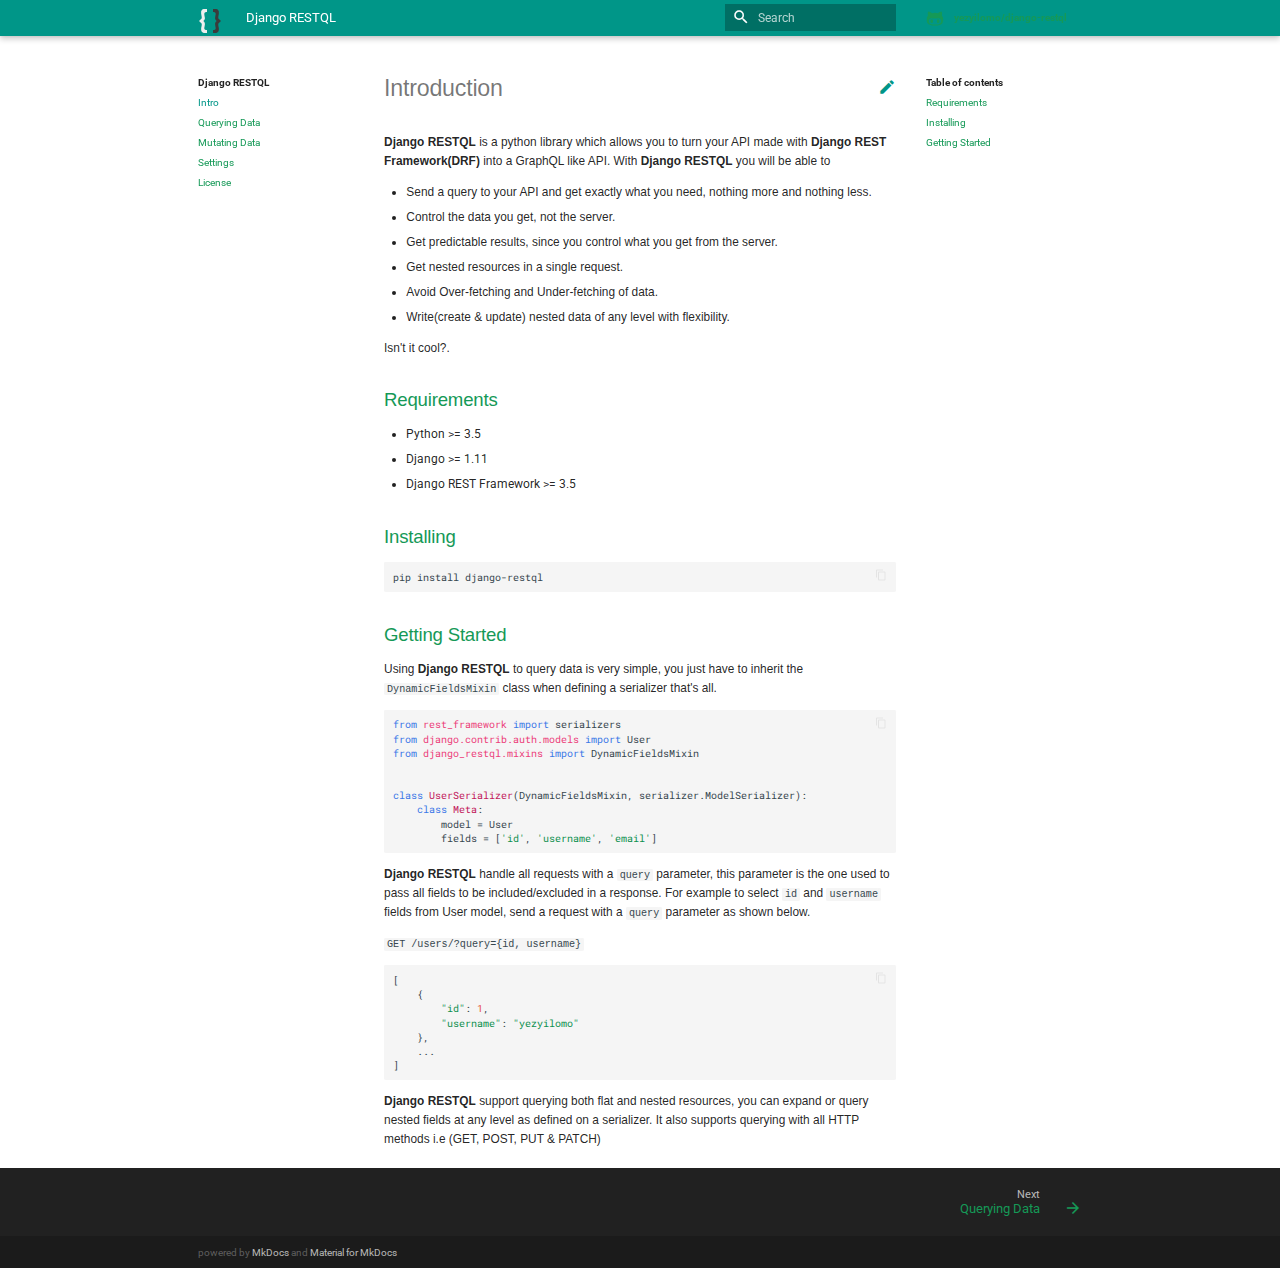
<file: index.html>
<!doctype html>
<html lang="en" class="no-js">
  <head>
    
      <meta charset="utf-8">
      <meta name="viewport" content="width=device-width,initial-scale=1">
      <meta http-equiv="x-ua-compatible" content="ie=edge">
      
      
      
      
        <meta name="lang:clipboard.copy" content="Copy to clipboard">
      
        <meta name="lang:clipboard.copied" content="Copied to clipboard">
      
        <meta name="lang:search.language" content="en">
      
        <meta name="lang:search.pipeline.stopwords" content="True">
      
        <meta name="lang:search.pipeline.trimmer" content="True">
      
        <meta name="lang:search.result.none" content="No matching documents">
      
        <meta name="lang:search.result.one" content="1 matching document">
      
        <meta name="lang:search.result.other" content="# matching documents">
      
        <meta name="lang:search.tokenizer" content="[\s\-]+">
      
      <link rel="shortcut icon" href="img/favicon.svg">
      <meta name="generator" content="mkdocs-1.0.4, mkdocs-material-4.5.0">
    
    
      
        <title>Django RESTQL</title>
      
    
    
      <link rel="stylesheet" href="assets/stylesheets/application.1b62728e.css">
      
        <link rel="stylesheet" href="assets/stylesheets/application-palette.a8b3c06d.css">
      
      
        
        
        <meta name="theme-color" content="#009688">
      
    
    
      <script src="assets/javascripts/modernizr.268332fc.js"></script>
    
    
      
        <link href="https://fonts.gstatic.com" rel="preconnect" crossorigin>
        <link rel="stylesheet" href="https://fonts.googleapis.com/css?family=Roboto:300,400,400i,700|Roboto+Mono&display=fallback">
        <style>body,input{font-family:"Roboto","Helvetica Neue",Helvetica,Arial,sans-serif}code,kbd,pre{font-family:"Roboto Mono","Courier New",Courier,monospace}</style>
      
    
    <link rel="stylesheet" href="assets/fonts/material-icons.css">
    
    
      <link rel="stylesheet" href="extra.css">
    
    
      
    
    
  </head>
  
    
    
    <body dir="ltr" data-md-color-primary="teal" data-md-color-accent="teal">
  
    <svg class="md-svg">
      <defs>
        
        
          <svg xmlns="http://www.w3.org/2000/svg" width="416" height="448" viewBox="0 0 416 448" id="__github"><path fill="currentColor" d="M160 304q0 10-3.125 20.5t-10.75 19T128 352t-18.125-8.5-10.75-19T96 304t3.125-20.5 10.75-19T128 256t18.125 8.5 10.75 19T160 304zm160 0q0 10-3.125 20.5t-10.75 19T288 352t-18.125-8.5-10.75-19T256 304t3.125-20.5 10.75-19T288 256t18.125 8.5 10.75 19T320 304zm40 0q0-30-17.25-51T296 232q-10.25 0-48.75 5.25Q229.5 240 208 240t-39.25-2.75Q130.75 232 120 232q-29.5 0-46.75 21T56 304q0 22 8 38.375t20.25 25.75 30.5 15 35 7.375 37.25 1.75h42q20.5 0 37.25-1.75t35-7.375 30.5-15 20.25-25.75T360 304zm56-44q0 51.75-15.25 82.75-9.5 19.25-26.375 33.25t-35.25 21.5-42.5 11.875-42.875 5.5T212 416q-19.5 0-35.5-.75t-36.875-3.125-38.125-7.5-34.25-12.875T37 371.5t-21.5-28.75Q0 312 0 260q0-59.25 34-99-6.75-20.5-6.75-42.5 0-29 12.75-54.5 27 0 47.5 9.875t47.25 30.875Q171.5 96 212 96q37 0 70 8 26.25-20.5 46.75-30.25T376 64q12.75 25.5 12.75 54.5 0 21.75-6.75 42 34 40 34 99.5z"/></svg>
        
      </defs>
    </svg>
    <input class="md-toggle" data-md-toggle="drawer" type="checkbox" id="__drawer" autocomplete="off">
    <input class="md-toggle" data-md-toggle="search" type="checkbox" id="__search" autocomplete="off">
    <label class="md-overlay" data-md-component="overlay" for="__drawer"></label>
    
      <a href="#introduction" tabindex="1" class="md-skip">
        Skip to content
      </a>
    
    
      <header class="md-header" data-md-component="header">
  <nav class="md-header-nav md-grid">
    <div class="md-flex">
      <div class="md-flex__cell md-flex__cell--shrink">
        <a href="." title="Django RESTQL" class="md-header-nav__button md-logo">
          
            <img src="img/icon.svg" width="24" height="24">
          
        </a>
      </div>
      <div class="md-flex__cell md-flex__cell--shrink">
        <label class="md-icon md-icon--menu md-header-nav__button" for="__drawer"></label>
      </div>
      <div class="md-flex__cell md-flex__cell--stretch">
        <div class="md-flex__ellipsis md-header-nav__title" data-md-component="title">
          
            <span class="md-header-nav__topic">
              Django RESTQL
            </span>
            <span class="md-header-nav__topic">
              
                Intro
              
            </span>
          
        </div>
      </div>
      <div class="md-flex__cell md-flex__cell--shrink">
        
          <label class="md-icon md-icon--search md-header-nav__button" for="__search"></label>
          
<div class="md-search" data-md-component="search" role="dialog">
  <label class="md-search__overlay" for="__search"></label>
  <div class="md-search__inner" role="search">
    <form class="md-search__form" name="search">
      <input type="text" class="md-search__input" name="query" placeholder="Search" autocapitalize="off" autocorrect="off" autocomplete="off" spellcheck="false" data-md-component="query" data-md-state="active">
      <label class="md-icon md-search__icon" for="__search"></label>
      <button type="reset" class="md-icon md-search__icon" data-md-component="reset" tabindex="-1">
        &#xE5CD;
      </button>
    </form>
    <div class="md-search__output">
      <div class="md-search__scrollwrap" data-md-scrollfix>
        <div class="md-search-result" data-md-component="result">
          <div class="md-search-result__meta">
            Type to start searching
          </div>
          <ol class="md-search-result__list"></ol>
        </div>
      </div>
    </div>
  </div>
</div>
        
      </div>
      
        <div class="md-flex__cell md-flex__cell--shrink">
          <div class="md-header-nav__source">
            


  

<a href="https://github.com/yezyilomo/django-restql/" title="Go to repository" class="md-source" data-md-source="github">
  
    <div class="md-source__icon">
      <svg viewBox="0 0 24 24" width="24" height="24">
        <use xlink:href="#__github" width="24" height="24"></use>
      </svg>
    </div>
  
  <div class="md-source__repository">
    yezyilomo/django-restql
  </div>
</a>
          </div>
        </div>
      
    </div>
  </nav>
</header>
    
    <div class="md-container">
      
        
      
      
      <main class="md-main" role="main">
        <div class="md-main__inner md-grid" data-md-component="container">
          
            
              <div class="md-sidebar md-sidebar--primary" data-md-component="navigation">
                <div class="md-sidebar__scrollwrap">
                  <div class="md-sidebar__inner">
                    <nav class="md-nav md-nav--primary" data-md-level="0">
  <label class="md-nav__title md-nav__title--site" for="__drawer">
    <a href="." title="Django RESTQL" class="md-nav__button md-logo">
      
        <img src="img/icon.svg" width="48" height="48">
      
    </a>
    Django RESTQL
  </label>
  
    <div class="md-nav__source">
      


  

<a href="https://github.com/yezyilomo/django-restql/" title="Go to repository" class="md-source" data-md-source="github">
  
    <div class="md-source__icon">
      <svg viewBox="0 0 24 24" width="24" height="24">
        <use xlink:href="#__github" width="24" height="24"></use>
      </svg>
    </div>
  
  <div class="md-source__repository">
    yezyilomo/django-restql
  </div>
</a>
    </div>
  
  <ul class="md-nav__list" data-md-scrollfix>
    
      
      
      

  


  <li class="md-nav__item md-nav__item--active">
    
    <input class="md-toggle md-nav__toggle" data-md-toggle="toc" type="checkbox" id="__toc">
    
      
    
    
      <label class="md-nav__link md-nav__link--active" for="__toc">
        Intro
      </label>
    
    <a href="." title="Intro" class="md-nav__link md-nav__link--active">
      Intro
    </a>
    
      
<nav class="md-nav md-nav--secondary">
  
  
    
  
  
    <label class="md-nav__title" for="__toc">Table of contents</label>
    <ul class="md-nav__list" data-md-scrollfix>
      
        <li class="md-nav__item">
  <a href="#requirements" class="md-nav__link">
    Requirements
  </a>
  
</li>
      
        <li class="md-nav__item">
  <a href="#installing" class="md-nav__link">
    Installing
  </a>
  
</li>
      
        <li class="md-nav__item">
  <a href="#getting-started" class="md-nav__link">
    Getting Started
  </a>
  
</li>
      
      
      
      
      
    </ul>
  
</nav>
    
  </li>

    
      
      
      


  <li class="md-nav__item">
    <a href="querying_data/" title="Querying Data" class="md-nav__link">
      Querying Data
    </a>
  </li>

    
      
      
      


  <li class="md-nav__item">
    <a href="mutating_data/" title="Mutating Data" class="md-nav__link">
      Mutating Data
    </a>
  </li>

    
      
      
      


  <li class="md-nav__item">
    <a href="settings/" title="Settings" class="md-nav__link">
      Settings
    </a>
  </li>

    
      
      
      


  <li class="md-nav__item">
    <a href="license/" title="License" class="md-nav__link">
      License
    </a>
  </li>

    
  </ul>
</nav>
                  </div>
                </div>
              </div>
            
            
              <div class="md-sidebar md-sidebar--secondary" data-md-component="toc">
                <div class="md-sidebar__scrollwrap">
                  <div class="md-sidebar__inner">
                    
<nav class="md-nav md-nav--secondary">
  
  
    
  
  
    <label class="md-nav__title" for="__toc">Table of contents</label>
    <ul class="md-nav__list" data-md-scrollfix>
      
        <li class="md-nav__item">
  <a href="#requirements" class="md-nav__link">
    Requirements
  </a>
  
</li>
      
        <li class="md-nav__item">
  <a href="#installing" class="md-nav__link">
    Installing
  </a>
  
</li>
      
        <li class="md-nav__item">
  <a href="#getting-started" class="md-nav__link">
    Getting Started
  </a>
  
</li>
      
      
      
      
      
    </ul>
  
</nav>
                  </div>
                </div>
              </div>
            
          
          <div class="md-content">
            <article class="md-content__inner md-typeset">
              
                
                  <a href="https://github.com/yezyilomo/django-restql/edit/master/docs/index.md" title="Edit this page" class="md-icon md-content__icon">&#xE3C9;</a>
                
                
                <h1 id="introduction">Introduction<a class="headerlink" href="#introduction" title="Permanent link">&para;</a></h1>
<p><strong>Django RESTQL</strong> is a python library which allows you to turn your API made with <strong>Django REST Framework(DRF)</strong> into a GraphQL like API. With <strong>Django RESTQL</strong>  you will be able to</p>
<ul>
<li>
<p>Send a query to your API and get exactly what you need, nothing more and nothing less.</p>
</li>
<li>
<p>Control the data you get, not the server.</p>
</li>
<li>
<p>Get predictable results, since you control what you get from the server.</p>
</li>
<li>
<p>Get nested resources in a single request.</p>
</li>
<li>
<p>Avoid Over-fetching and Under-fetching of data.</p>
</li>
<li>
<p>Write(create &amp; update) nested data of any level with flexibility.</p>
</li>
</ul>
<p>Isn't it cool?.</p>
<h2 id="requirements">Requirements<a class="headerlink" href="#requirements" title="Permanent link">&para;</a></h2>
<ul>
<li>Python &gt;= 3.5</li>
<li>Django &gt;= 1.11</li>
<li>Django REST Framework &gt;= 3.5</li>
</ul>
<h2 id="installing">Installing<a class="headerlink" href="#installing" title="Permanent link">&para;</a></h2>
<div class="codehilite"><pre><span></span><span class="n">pip</span> <span class="n">install</span> <span class="n">django</span><span class="o">-</span><span class="n">restql</span>
</pre></div>


<h2 id="getting-started">Getting Started<a class="headerlink" href="#getting-started" title="Permanent link">&para;</a></h2>
<p>Using <strong>Django RESTQL</strong> to query data is very simple, you just have to inherit the <code>DynamicFieldsMixin</code> class when defining a serializer that's all.</p>
<div class="codehilite"><pre><span></span><span class="kn">from</span> <span class="nn">rest_framework</span> <span class="kn">import</span> <span class="n">serializers</span>
<span class="kn">from</span> <span class="nn">django.contrib.auth.models</span> <span class="kn">import</span> <span class="n">User</span>
<span class="kn">from</span> <span class="nn">django_restql.mixins</span> <span class="kn">import</span> <span class="n">DynamicFieldsMixin</span>


<span class="k">class</span> <span class="nc">UserSerializer</span><span class="p">(</span><span class="n">DynamicFieldsMixin</span><span class="p">,</span> <span class="n">serializer</span><span class="o">.</span><span class="n">ModelSerializer</span><span class="p">):</span>
    <span class="k">class</span> <span class="nc">Meta</span><span class="p">:</span>
        <span class="n">model</span> <span class="o">=</span> <span class="n">User</span>
        <span class="n">fields</span> <span class="o">=</span> <span class="p">[</span><span class="s1">&#39;id&#39;</span><span class="p">,</span> <span class="s1">&#39;username&#39;</span><span class="p">,</span> <span class="s1">&#39;email&#39;</span><span class="p">]</span>
</pre></div>


<p><strong>Django RESTQL</strong> handle all requests with a <code>query</code> parameter, this parameter is the one used to pass all fields to be included/excluded in a response. For example to select <code>id</code> and <code>username</code> fields from User model, send a request with a <code>query</code> parameter as shown below.</p>
<p><code>GET /users/?query={id, username}</code></p>
<div class="codehilite"><pre><span></span><span class="p">[</span>
    <span class="p">{</span>
        <span class="s2">&quot;id&quot;</span><span class="o">:</span> <span class="mi">1</span><span class="p">,</span>
        <span class="s2">&quot;username&quot;</span><span class="o">:</span> <span class="s2">&quot;yezyilomo&quot;</span>
    <span class="p">},</span>
    <span class="p">...</span>
<span class="p">]</span>
</pre></div>


<p><strong>Django RESTQL</strong> support querying both flat and nested resources, you can expand or query nested fields at any level as defined on a serializer. It also supports querying with all HTTP methods i.e (GET, POST, PUT &amp; PATCH)</p>
                
                  
                
              
              
                


              
            </article>
          </div>
        </div>
      </main>
      
        
<footer class="md-footer">
  
    <div class="md-footer-nav">
      <nav class="md-footer-nav__inner md-grid">
        
        
          <a href="querying_data/" title="Querying Data" class="md-flex md-footer-nav__link md-footer-nav__link--next" rel="next">
            <div class="md-flex__cell md-flex__cell--stretch md-footer-nav__title">
              <span class="md-flex__ellipsis">
                <span class="md-footer-nav__direction">
                  Next
                </span>
                Querying Data
              </span>
            </div>
            <div class="md-flex__cell md-flex__cell--shrink">
              <i class="md-icon md-icon--arrow-forward md-footer-nav__button"></i>
            </div>
          </a>
        
      </nav>
    </div>
  
  <div class="md-footer-meta md-typeset">
    <div class="md-footer-meta__inner md-grid">
      <div class="md-footer-copyright">
        
        powered by
        <a href="https://www.mkdocs.org">MkDocs</a>
        and
        <a href="https://squidfunk.github.io/mkdocs-material/">
          Material for MkDocs</a>
      </div>
      
    </div>
  </div>
</footer>
      
    </div>
    
      <script src="assets/javascripts/application.a8b5e56f.js"></script>
      
      <script>app.initialize({version:"1.0.4",url:{base:"."}})</script>
      
    
  </body>
</html>
</file>
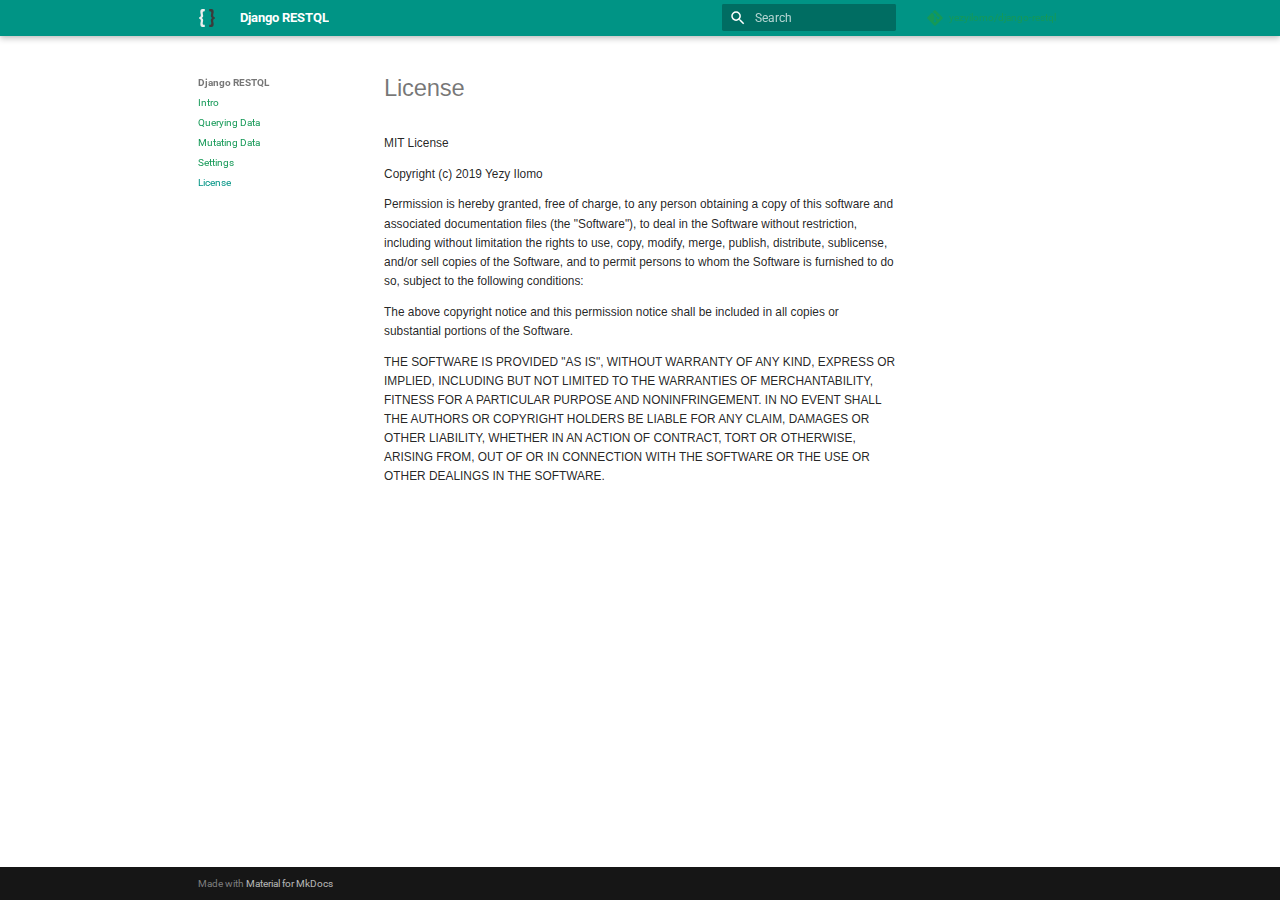
<file: license/index.html>
<!doctype html>
<html lang="en" class="no-js">
  <head>
    
      <meta charset="utf-8">
      <meta name="viewport" content="width=device-width,initial-scale=1">
      
      
      
      
        <link rel="prev" href="../settings/">
      
      
      
      <link rel="icon" href="../img/favicon.svg">
      <meta name="generator" content="mkdocs-1.6.1, mkdocs-material-9.6.15">
    
    
      
        <title>License - Django RESTQL</title>
      
    
    
      <link rel="stylesheet" href="../assets/stylesheets/main.342714a4.min.css">
      
        
        <link rel="stylesheet" href="../assets/stylesheets/palette.06af60db.min.css">
      
      


    
    
      
    
    
      
        
        
        <link rel="preconnect" href="https://fonts.gstatic.com" crossorigin>
        <link rel="stylesheet" href="https://fonts.googleapis.com/css?family=Roboto:300,300i,400,400i,700,700i%7CRoboto+Mono:400,400i,700,700i&display=fallback">
        <style>:root{--md-text-font:"Roboto";--md-code-font:"Roboto Mono"}</style>
      
    
    
      <link rel="stylesheet" href="../extra.css">
    
    <script>__md_scope=new URL("..",location),__md_hash=e=>[...e].reduce(((e,_)=>(e<<5)-e+_.charCodeAt(0)),0),__md_get=(e,_=localStorage,t=__md_scope)=>JSON.parse(_.getItem(t.pathname+"."+e)),__md_set=(e,_,t=localStorage,a=__md_scope)=>{try{t.setItem(a.pathname+"."+e,JSON.stringify(_))}catch(e){}}</script>
    
      

    
    
    
  </head>
  
  
    
    
    
    
    
    <body dir="ltr" data-md-color-scheme="default" data-md-color-primary="teal" data-md-color-accent="teal">
  
    
    <input class="md-toggle" data-md-toggle="drawer" type="checkbox" id="__drawer" autocomplete="off">
    <input class="md-toggle" data-md-toggle="search" type="checkbox" id="__search" autocomplete="off">
    <label class="md-overlay" for="__drawer"></label>
    <div data-md-component="skip">
      
    </div>
    <div data-md-component="announce">
      
    </div>
    
    
      

  

<header class="md-header md-header--shadow" data-md-component="header">
  <nav class="md-header__inner md-grid" aria-label="Header">
    <a href=".." title="Django RESTQL" class="md-header__button md-logo" aria-label="Django RESTQL" data-md-component="logo">
      
  <img src="../img/icon.svg" alt="logo">

    </a>
    <label class="md-header__button md-icon" for="__drawer">
      
      <svg xmlns="http://www.w3.org/2000/svg" viewBox="0 0 24 24"><path d="M3 6h18v2H3zm0 5h18v2H3zm0 5h18v2H3z"/></svg>
    </label>
    <div class="md-header__title" data-md-component="header-title">
      <div class="md-header__ellipsis">
        <div class="md-header__topic">
          <span class="md-ellipsis">
            Django RESTQL
          </span>
        </div>
        <div class="md-header__topic" data-md-component="header-topic">
          <span class="md-ellipsis">
            
              License
            
          </span>
        </div>
      </div>
    </div>
    
      
    
    
    
    
      
      
        <label class="md-header__button md-icon" for="__search">
          
          <svg xmlns="http://www.w3.org/2000/svg" viewBox="0 0 24 24"><path d="M9.5 3A6.5 6.5 0 0 1 16 9.5c0 1.61-.59 3.09-1.56 4.23l.27.27h.79l5 5-1.5 1.5-5-5v-.79l-.27-.27A6.52 6.52 0 0 1 9.5 16 6.5 6.5 0 0 1 3 9.5 6.5 6.5 0 0 1 9.5 3m0 2C7 5 5 7 5 9.5S7 14 9.5 14 14 12 14 9.5 12 5 9.5 5"/></svg>
        </label>
        <div class="md-search" data-md-component="search" role="dialog">
  <label class="md-search__overlay" for="__search"></label>
  <div class="md-search__inner" role="search">
    <form class="md-search__form" name="search">
      <input type="text" class="md-search__input" name="query" aria-label="Search" placeholder="Search" autocapitalize="off" autocorrect="off" autocomplete="off" spellcheck="false" data-md-component="search-query" required>
      <label class="md-search__icon md-icon" for="__search">
        
        <svg xmlns="http://www.w3.org/2000/svg" viewBox="0 0 24 24"><path d="M9.5 3A6.5 6.5 0 0 1 16 9.5c0 1.61-.59 3.09-1.56 4.23l.27.27h.79l5 5-1.5 1.5-5-5v-.79l-.27-.27A6.52 6.52 0 0 1 9.5 16 6.5 6.5 0 0 1 3 9.5 6.5 6.5 0 0 1 9.5 3m0 2C7 5 5 7 5 9.5S7 14 9.5 14 14 12 14 9.5 12 5 9.5 5"/></svg>
        
        <svg xmlns="http://www.w3.org/2000/svg" viewBox="0 0 24 24"><path d="M20 11v2H8l5.5 5.5-1.42 1.42L4.16 12l7.92-7.92L13.5 5.5 8 11z"/></svg>
      </label>
      <nav class="md-search__options" aria-label="Search">
        
        <button type="reset" class="md-search__icon md-icon" title="Clear" aria-label="Clear" tabindex="-1">
          
          <svg xmlns="http://www.w3.org/2000/svg" viewBox="0 0 24 24"><path d="M19 6.41 17.59 5 12 10.59 6.41 5 5 6.41 10.59 12 5 17.59 6.41 19 12 13.41 17.59 19 19 17.59 13.41 12z"/></svg>
        </button>
      </nav>
      
    </form>
    <div class="md-search__output">
      <div class="md-search__scrollwrap" tabindex="0" data-md-scrollfix>
        <div class="md-search-result" data-md-component="search-result">
          <div class="md-search-result__meta">
            Initializing search
          </div>
          <ol class="md-search-result__list" role="presentation"></ol>
        </div>
      </div>
    </div>
  </div>
</div>
      
    
    
      <div class="md-header__source">
        <a href="https://github.com/yezyilomo/django-restql/" title="Go to repository" class="md-source" data-md-component="source">
  <div class="md-source__icon md-icon">
    
    <svg xmlns="http://www.w3.org/2000/svg" viewBox="0 0 448 512"><!--! Font Awesome Free 6.7.2 by @fontawesome - https://fontawesome.com License - https://fontawesome.com/license/free (Icons: CC BY 4.0, Fonts: SIL OFL 1.1, Code: MIT License) Copyright 2024 Fonticons, Inc.--><path d="M439.55 236.05 244 40.45a28.87 28.87 0 0 0-40.81 0l-40.66 40.63 51.52 51.52c27.06-9.14 52.68 16.77 43.39 43.68l49.66 49.66c34.23-11.8 61.18 31 35.47 56.69-26.49 26.49-70.21-2.87-56-37.34L240.22 199v121.85c25.3 12.54 22.26 41.85 9.08 55a34.34 34.34 0 0 1-48.55 0c-17.57-17.6-11.07-46.91 11.25-56v-123c-20.8-8.51-24.6-30.74-18.64-45L142.57 101 8.45 235.14a28.86 28.86 0 0 0 0 40.81l195.61 195.6a28.86 28.86 0 0 0 40.8 0l194.69-194.69a28.86 28.86 0 0 0 0-40.81"/></svg>
  </div>
  <div class="md-source__repository">
    yezyilomo/django-restql
  </div>
</a>
      </div>
    
  </nav>
  
</header>
    
    <div class="md-container" data-md-component="container">
      
      
        
          
        
      
      <main class="md-main" data-md-component="main">
        <div class="md-main__inner md-grid">
          
            
              
              <div class="md-sidebar md-sidebar--primary" data-md-component="sidebar" data-md-type="navigation" >
                <div class="md-sidebar__scrollwrap">
                  <div class="md-sidebar__inner">
                    



<nav class="md-nav md-nav--primary" aria-label="Navigation" data-md-level="0">
  <label class="md-nav__title" for="__drawer">
    <a href=".." title="Django RESTQL" class="md-nav__button md-logo" aria-label="Django RESTQL" data-md-component="logo">
      
  <img src="../img/icon.svg" alt="logo">

    </a>
    Django RESTQL
  </label>
  
    <div class="md-nav__source">
      <a href="https://github.com/yezyilomo/django-restql/" title="Go to repository" class="md-source" data-md-component="source">
  <div class="md-source__icon md-icon">
    
    <svg xmlns="http://www.w3.org/2000/svg" viewBox="0 0 448 512"><!--! Font Awesome Free 6.7.2 by @fontawesome - https://fontawesome.com License - https://fontawesome.com/license/free (Icons: CC BY 4.0, Fonts: SIL OFL 1.1, Code: MIT License) Copyright 2024 Fonticons, Inc.--><path d="M439.55 236.05 244 40.45a28.87 28.87 0 0 0-40.81 0l-40.66 40.63 51.52 51.52c27.06-9.14 52.68 16.77 43.39 43.68l49.66 49.66c34.23-11.8 61.18 31 35.47 56.69-26.49 26.49-70.21-2.87-56-37.34L240.22 199v121.85c25.3 12.54 22.26 41.85 9.08 55a34.34 34.34 0 0 1-48.55 0c-17.57-17.6-11.07-46.91 11.25-56v-123c-20.8-8.51-24.6-30.74-18.64-45L142.57 101 8.45 235.14a28.86 28.86 0 0 0 0 40.81l195.61 195.6a28.86 28.86 0 0 0 40.8 0l194.69-194.69a28.86 28.86 0 0 0 0-40.81"/></svg>
  </div>
  <div class="md-source__repository">
    yezyilomo/django-restql
  </div>
</a>
    </div>
  
  <ul class="md-nav__list" data-md-scrollfix>
    
      
      
  
  
  
  
    <li class="md-nav__item">
      <a href=".." class="md-nav__link">
        
  
  
  <span class="md-ellipsis">
    Intro
    
  </span>
  

      </a>
    </li>
  

    
      
      
  
  
  
  
    <li class="md-nav__item">
      <a href="../querying_data/" class="md-nav__link">
        
  
  
  <span class="md-ellipsis">
    Querying Data
    
  </span>
  

      </a>
    </li>
  

    
      
      
  
  
  
  
    <li class="md-nav__item">
      <a href="../mutating_data/" class="md-nav__link">
        
  
  
  <span class="md-ellipsis">
    Mutating Data
    
  </span>
  

      </a>
    </li>
  

    
      
      
  
  
  
  
    <li class="md-nav__item">
      <a href="../settings/" class="md-nav__link">
        
  
  
  <span class="md-ellipsis">
    Settings
    
  </span>
  

      </a>
    </li>
  

    
      
      
  
  
    
  
  
  
    <li class="md-nav__item md-nav__item--active">
      
      <input class="md-nav__toggle md-toggle" type="checkbox" id="__toc">
      
      
      
      <a href="./" class="md-nav__link md-nav__link--active">
        
  
  
  <span class="md-ellipsis">
    License
    
  </span>
  

      </a>
      
    </li>
  

    
  </ul>
</nav>
                  </div>
                </div>
              </div>
            
            
              
              <div class="md-sidebar md-sidebar--secondary" data-md-component="sidebar" data-md-type="toc" >
                <div class="md-sidebar__scrollwrap">
                  <div class="md-sidebar__inner">
                    

<nav class="md-nav md-nav--secondary" aria-label="Table of contents">
  
  
  
  
</nav>
                  </div>
                </div>
              </div>
            
          
          
            <div class="md-content" data-md-component="content">
              <article class="md-content__inner md-typeset">
                
                  


  
  


  <h1>License</h1>

<p>MIT License</p>
<p>Copyright (c) 2019 Yezy Ilomo</p>
<p>Permission is hereby granted, free of charge, to any person obtaining a copy
of this software and associated documentation files (the "Software"), to deal
in the Software without restriction, including without limitation the rights
to use, copy, modify, merge, publish, distribute, sublicense, and/or sell
copies of the Software, and to permit persons to whom the Software is
furnished to do so, subject to the following conditions:</p>
<p>The above copyright notice and this permission notice shall be included in all
copies or substantial portions of the Software.</p>
<p>THE SOFTWARE IS PROVIDED "AS IS", WITHOUT WARRANTY OF ANY KIND, EXPRESS OR
IMPLIED, INCLUDING BUT NOT LIMITED TO THE WARRANTIES OF MERCHANTABILITY,
FITNESS FOR A PARTICULAR PURPOSE AND NONINFRINGEMENT. IN NO EVENT SHALL THE
AUTHORS OR COPYRIGHT HOLDERS BE LIABLE FOR ANY CLAIM, DAMAGES OR OTHER
LIABILITY, WHETHER IN AN ACTION OF CONTRACT, TORT OR OTHERWISE, ARISING FROM,
OUT OF OR IN CONNECTION WITH THE SOFTWARE OR THE USE OR OTHER DEALINGS IN THE
SOFTWARE.</p>












                
              </article>
            </div>
          
          
<script>var target=document.getElementById(location.hash.slice(1));target&&target.name&&(target.checked=target.name.startsWith("__tabbed_"))</script>
        </div>
        
      </main>
      
        <footer class="md-footer">
  
  <div class="md-footer-meta md-typeset">
    <div class="md-footer-meta__inner md-grid">
      <div class="md-copyright">
  
  
    Made with
    <a href="https://squidfunk.github.io/mkdocs-material/" target="_blank" rel="noopener">
      Material for MkDocs
    </a>
  
</div>
      
    </div>
  </div>
</footer>
      
    </div>
    <div class="md-dialog" data-md-component="dialog">
      <div class="md-dialog__inner md-typeset"></div>
    </div>
    
    
    
      
      <script id="__config" type="application/json">{"base": "..", "features": ["content.code.copy"], "search": "../assets/javascripts/workers/search.d50fe291.min.js", "tags": null, "translations": {"clipboard.copied": "Copied to clipboard", "clipboard.copy": "Copy to clipboard", "search.result.more.one": "1 more on this page", "search.result.more.other": "# more on this page", "search.result.none": "No matching documents", "search.result.one": "1 matching document", "search.result.other": "# matching documents", "search.result.placeholder": "Type to start searching", "search.result.term.missing": "Missing", "select.version": "Select version"}, "version": null}</script>
    
    
      <script src="../assets/javascripts/bundle.56ea9cef.min.js"></script>
      
    
  </body>
</html>
</file>
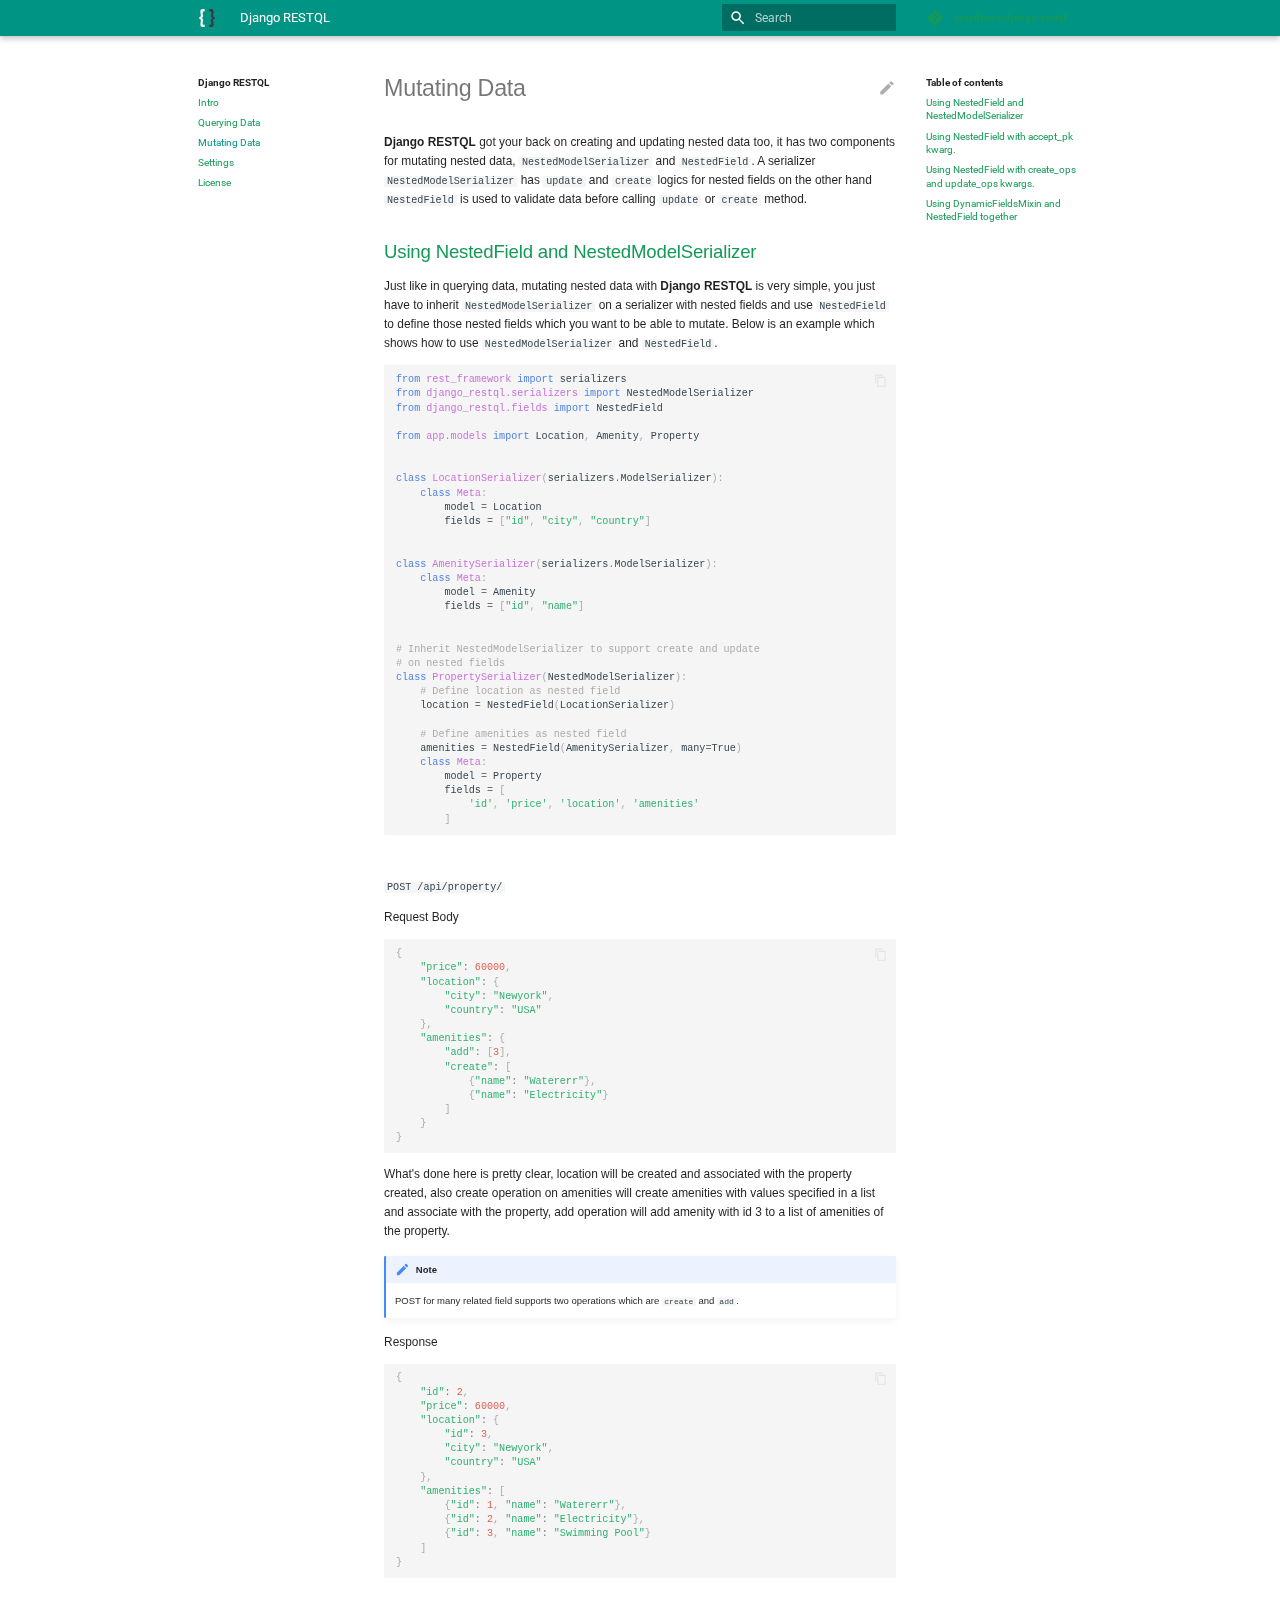
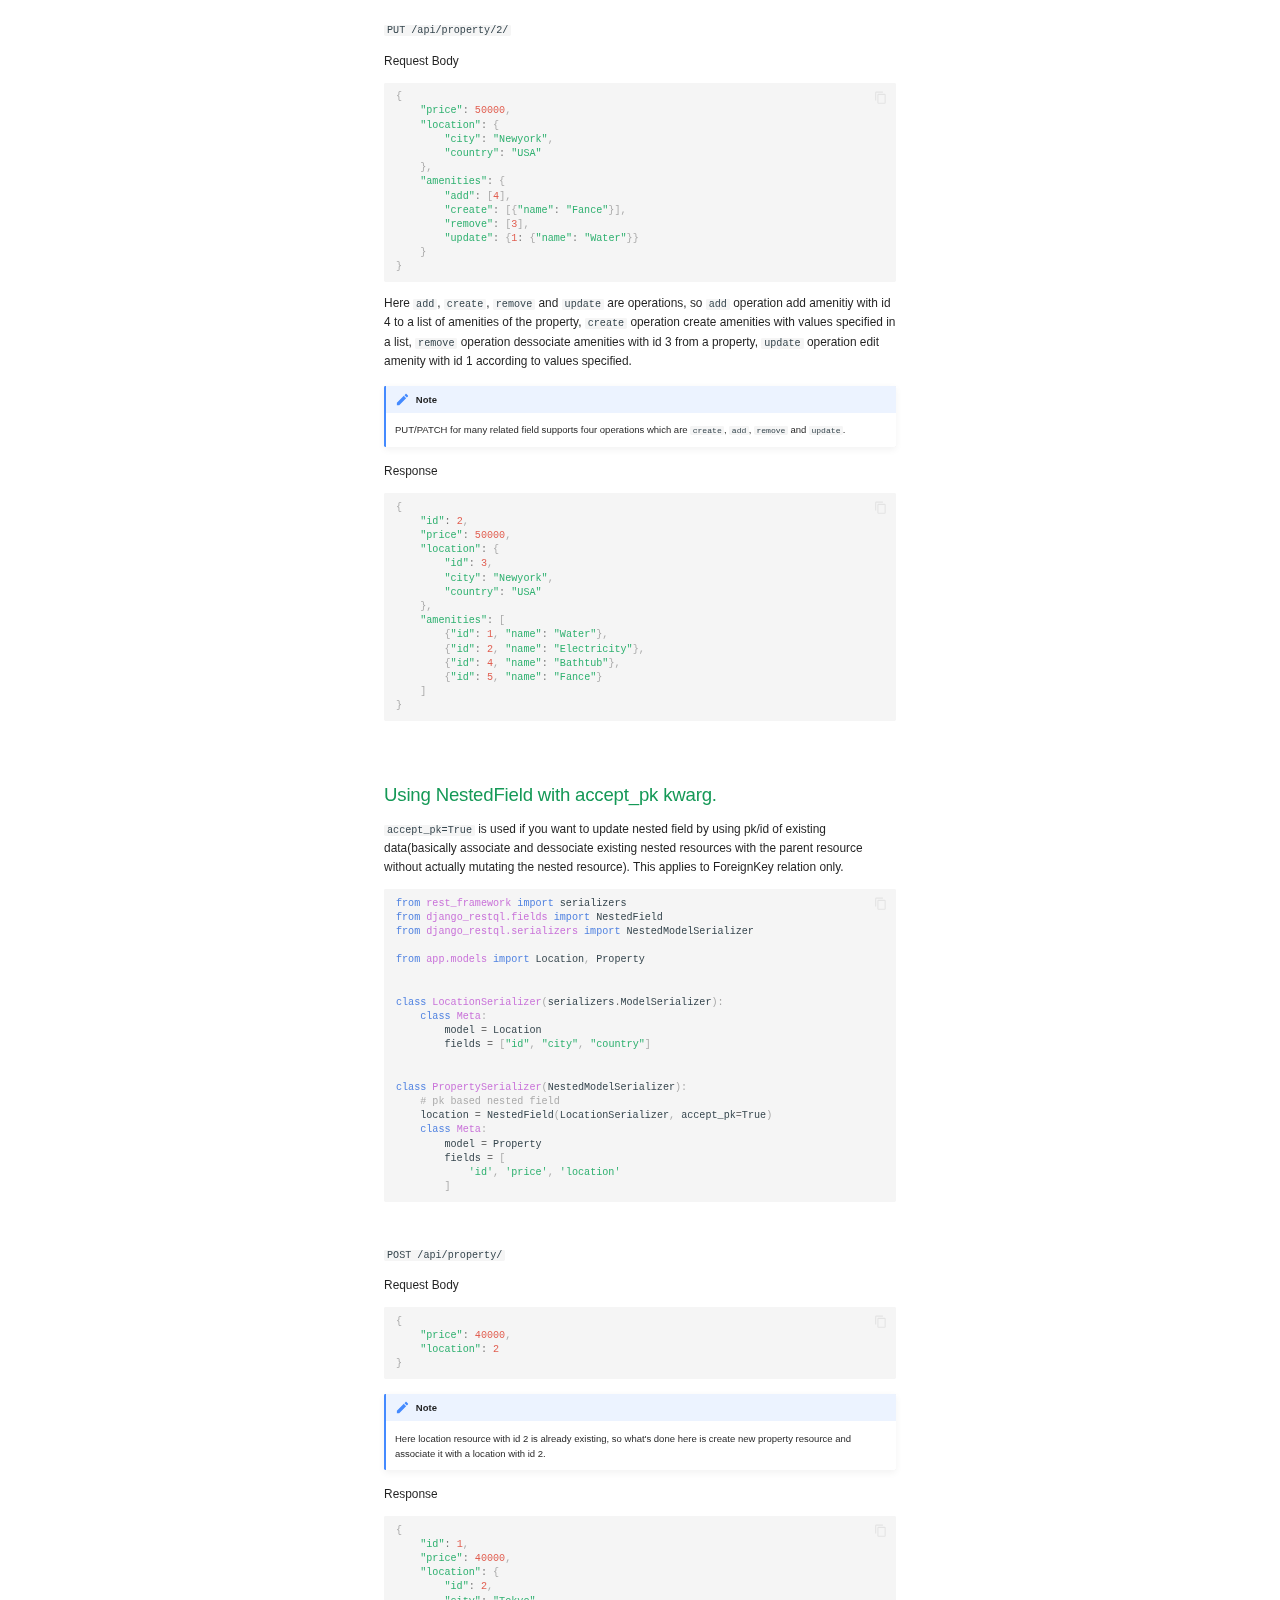
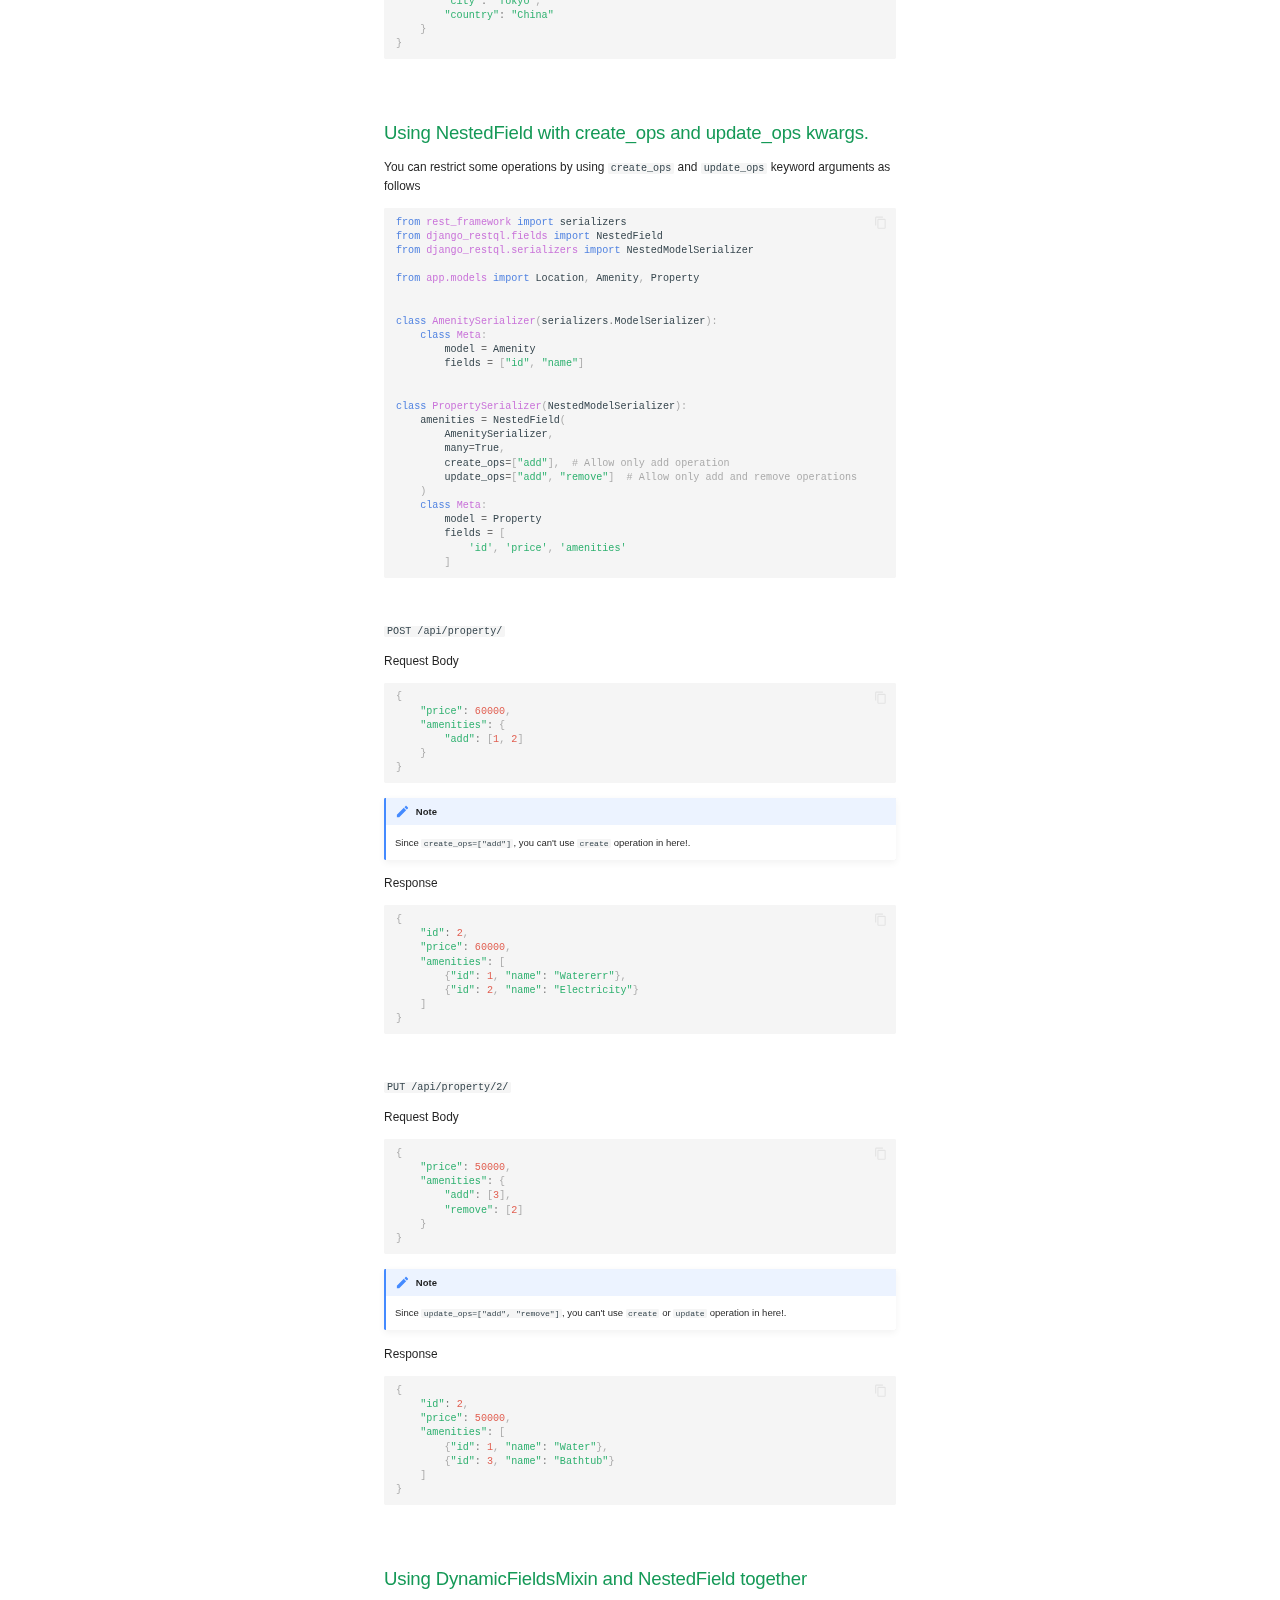
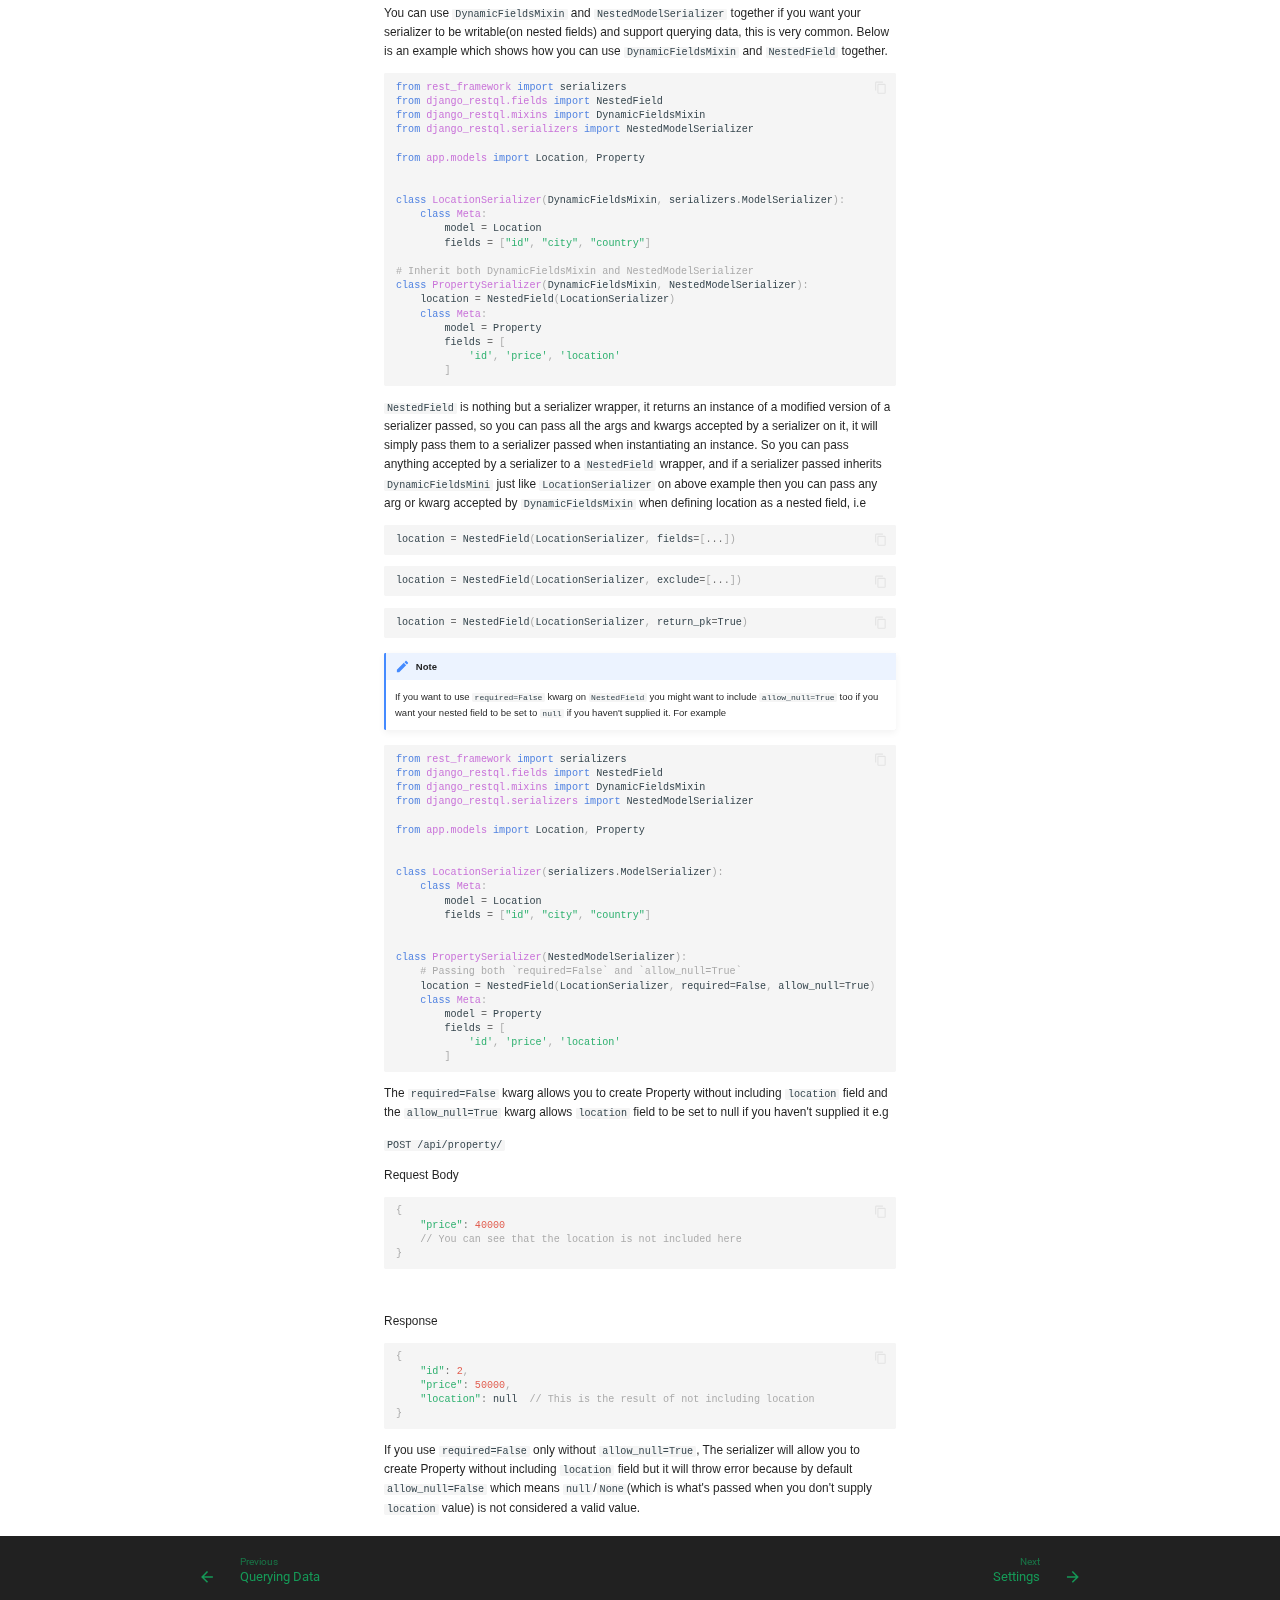
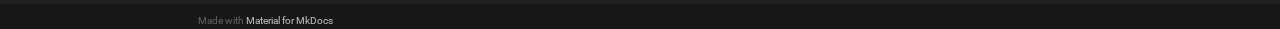
<file: mutating_data/index.html>
<!doctype html>
<html lang="en" class="no-js">
  <head>
    
      <meta charset="utf-8">
      <meta name="viewport" content="width=device-width,initial-scale=1">
      
      
      
      <link rel="shortcut icon" href="../img/favicon.svg">
      <meta name="generator" content="mkdocs-1.1.2, mkdocs-material-5.5.0">
    
    
      
        <title>Mutating Data - Django RESTQL</title>
      
    
    
      <link rel="stylesheet" href="../assets/stylesheets/main.b5d04df8.min.css">
      
        <link rel="stylesheet" href="../assets/stylesheets/palette.9ab2c1f8.min.css">
      
      
        
        
        <meta name="theme-color" content="#009688">
      
    
    
    
      
        <link href="https://fonts.gstatic.com" rel="preconnect" crossorigin>
        <link rel="stylesheet" href="https://fonts.googleapis.com/css?family=Roboto:300,400,400i,700%7CRoboto+Mono&display=fallback">
        <style>body,input{font-family:"Roboto",-apple-system,BlinkMacSystemFont,Helvetica,Arial,sans-serif}code,kbd,pre{font-family:"Roboto Mono",SFMono-Regular,Consolas,Menlo,monospace}</style>
      
    
    
    
      <link rel="stylesheet" href="../extra.css">
    
    
      
    
    
  </head>
  
  
    
    
    
    <body dir="ltr" data-md-color-scheme="" data-md-color-primary="teal" data-md-color-accent="teal">
  
    
    <input class="md-toggle" data-md-toggle="drawer" type="checkbox" id="__drawer" autocomplete="off">
    <input class="md-toggle" data-md-toggle="search" type="checkbox" id="__search" autocomplete="off">
    <label class="md-overlay" for="__drawer"></label>
    <div data-md-component="skip">
      
        
        <a href="#mutating-data" class="md-skip">
          Skip to content
        </a>
      
    </div>
    <div data-md-component="announce">
      
    </div>
    
      <header class="md-header" data-md-component="header">
  <nav class="md-header-nav md-grid" aria-label="Header">
    <a href=".." title="Django RESTQL" class="md-header-nav__button md-logo" aria-label="Django RESTQL">
      
  <img src="../img/icon.svg" alt="logo">

    </a>
    <label class="md-header-nav__button md-icon" for="__drawer">
      <svg xmlns="http://www.w3.org/2000/svg" viewBox="0 0 24 24"><path d="M3 6h18v2H3V6m0 5h18v2H3v-2m0 5h18v2H3v-2z"/></svg>
    </label>
    <div class="md-header-nav__title" data-md-component="header-title">
      
        <div class="md-header-nav__ellipsis">
          <span class="md-header-nav__topic md-ellipsis">
            Django RESTQL
          </span>
          <span class="md-header-nav__topic md-ellipsis">
            
              Mutating Data
            
          </span>
        </div>
      
    </div>
    
      <label class="md-header-nav__button md-icon" for="__search">
        <svg xmlns="http://www.w3.org/2000/svg" viewBox="0 0 24 24"><path d="M9.5 3A6.5 6.5 0 0116 9.5c0 1.61-.59 3.09-1.56 4.23l.27.27h.79l5 5-1.5 1.5-5-5v-.79l-.27-.27A6.516 6.516 0 019.5 16 6.5 6.5 0 013 9.5 6.5 6.5 0 019.5 3m0 2C7 5 5 7 5 9.5S7 14 9.5 14 14 12 14 9.5 12 5 9.5 5z"/></svg>
      </label>
      
<div class="md-search" data-md-component="search" role="dialog">
  <label class="md-search__overlay" for="__search"></label>
  <div class="md-search__inner" role="search">
    <form class="md-search__form" name="search">
      <input type="text" class="md-search__input" name="query" aria-label="Search" placeholder="Search" autocapitalize="off" autocorrect="off" autocomplete="off" spellcheck="false" data-md-component="search-query" data-md-state="active">
      <label class="md-search__icon md-icon" for="__search">
        <svg xmlns="http://www.w3.org/2000/svg" viewBox="0 0 24 24"><path d="M9.5 3A6.5 6.5 0 0116 9.5c0 1.61-.59 3.09-1.56 4.23l.27.27h.79l5 5-1.5 1.5-5-5v-.79l-.27-.27A6.516 6.516 0 019.5 16 6.5 6.5 0 013 9.5 6.5 6.5 0 019.5 3m0 2C7 5 5 7 5 9.5S7 14 9.5 14 14 12 14 9.5 12 5 9.5 5z"/></svg>
        <svg xmlns="http://www.w3.org/2000/svg" viewBox="0 0 24 24"><path d="M20 11v2H8l5.5 5.5-1.42 1.42L4.16 12l7.92-7.92L13.5 5.5 8 11h12z"/></svg>
      </label>
      <button type="reset" class="md-search__icon md-icon" aria-label="Clear" data-md-component="search-reset" tabindex="-1">
        <svg xmlns="http://www.w3.org/2000/svg" viewBox="0 0 24 24"><path d="M19 6.41L17.59 5 12 10.59 6.41 5 5 6.41 10.59 12 5 17.59 6.41 19 12 13.41 17.59 19 19 17.59 13.41 12 19 6.41z"/></svg>
      </button>
    </form>
    <div class="md-search__output">
      <div class="md-search__scrollwrap" data-md-scrollfix>
        <div class="md-search-result" data-md-component="search-result">
          <div class="md-search-result__meta">
            Initializing search
          </div>
          <ol class="md-search-result__list"></ol>
        </div>
      </div>
    </div>
  </div>
</div>
    
    
      <div class="md-header-nav__source">
        
<a href="https://github.com/yezyilomo/django-restql/" title="Go to repository" class="md-source">
  <div class="md-source__icon md-icon">
    
    <svg xmlns="http://www.w3.org/2000/svg" viewBox="0 0 448 512"><path d="M439.55 236.05L244 40.45a28.87 28.87 0 00-40.81 0l-40.66 40.63 51.52 51.52c27.06-9.14 52.68 16.77 43.39 43.68l49.66 49.66c34.23-11.8 61.18 31 35.47 56.69-26.49 26.49-70.21-2.87-56-37.34L240.22 199v121.85c25.3 12.54 22.26 41.85 9.08 55a34.34 34.34 0 01-48.55 0c-17.57-17.6-11.07-46.91 11.25-56v-123c-20.8-8.51-24.6-30.74-18.64-45L142.57 101 8.45 235.14a28.86 28.86 0 000 40.81l195.61 195.6a28.86 28.86 0 0040.8 0l194.69-194.69a28.86 28.86 0 000-40.81z"/></svg>
  </div>
  <div class="md-source__repository">
    yezyilomo/django-restql
  </div>
</a>
      </div>
    
  </nav>
</header>
    
    <div class="md-container" data-md-component="container">
      
        
      
      
        
      
      <main class="md-main" data-md-component="main">
        <div class="md-main__inner md-grid">
          
            
              <div class="md-sidebar md-sidebar--primary" data-md-component="navigation">
                <div class="md-sidebar__scrollwrap">
                  <div class="md-sidebar__inner">
                    <nav class="md-nav md-nav--primary" aria-label="Navigation" data-md-level="0">
  <label class="md-nav__title" for="__drawer">
    <a href=".." title="Django RESTQL" class="md-nav__button md-logo" aria-label="Django RESTQL">
      
  <img src="../img/icon.svg" alt="logo">

    </a>
    Django RESTQL
  </label>
  
    <div class="md-nav__source">
      
<a href="https://github.com/yezyilomo/django-restql/" title="Go to repository" class="md-source">
  <div class="md-source__icon md-icon">
    
    <svg xmlns="http://www.w3.org/2000/svg" viewBox="0 0 448 512"><path d="M439.55 236.05L244 40.45a28.87 28.87 0 00-40.81 0l-40.66 40.63 51.52 51.52c27.06-9.14 52.68 16.77 43.39 43.68l49.66 49.66c34.23-11.8 61.18 31 35.47 56.69-26.49 26.49-70.21-2.87-56-37.34L240.22 199v121.85c25.3 12.54 22.26 41.85 9.08 55a34.34 34.34 0 01-48.55 0c-17.57-17.6-11.07-46.91 11.25-56v-123c-20.8-8.51-24.6-30.74-18.64-45L142.57 101 8.45 235.14a28.86 28.86 0 000 40.81l195.61 195.6a28.86 28.86 0 0040.8 0l194.69-194.69a28.86 28.86 0 000-40.81z"/></svg>
  </div>
  <div class="md-source__repository">
    yezyilomo/django-restql
  </div>
</a>
    </div>
  
  <ul class="md-nav__list" data-md-scrollfix>
    
      
      
      


  <li class="md-nav__item">
    <a href=".." title="Intro" class="md-nav__link">
      Intro
    </a>
  </li>

    
      
      
      


  <li class="md-nav__item">
    <a href="../querying_data/" title="Querying Data" class="md-nav__link">
      Querying Data
    </a>
  </li>

    
      
      
      

  


  <li class="md-nav__item md-nav__item--active">
    
    <input class="md-nav__toggle md-toggle" data-md-toggle="toc" type="checkbox" id="__toc">
    
      
    
    
      <label class="md-nav__link md-nav__link--active" for="__toc">
        Mutating Data
        <span class="md-nav__icon md-icon">
          <svg xmlns="http://www.w3.org/2000/svg" viewBox="0 0 24 24"><path d="M3 9h14V7H3v2m0 4h14v-2H3v2m0 4h14v-2H3v2m16 0h2v-2h-2v2m0-10v2h2V7h-2m0 6h2v-2h-2v2z"/></svg>
        </span>
      </label>
    
    <a href="./" title="Mutating Data" class="md-nav__link md-nav__link--active">
      Mutating Data
    </a>
    
      
<nav class="md-nav md-nav--secondary" aria-label="Table of contents">
  
  
    
  
  
    <label class="md-nav__title" for="__toc">
      <span class="md-nav__icon md-icon">
        <svg xmlns="http://www.w3.org/2000/svg" viewBox="0 0 24 24"><path d="M20 11v2H8l5.5 5.5-1.42 1.42L4.16 12l7.92-7.92L13.5 5.5 8 11h12z"/></svg>
      </span>
      Table of contents
    </label>
    <ul class="md-nav__list" data-md-scrollfix>
      
        <li class="md-nav__item">
  <a href="#using-nestedfield-and-nestedmodelserializer" class="md-nav__link">
    Using NestedField and NestedModelSerializer
  </a>
  
</li>
      
        <li class="md-nav__item">
  <a href="#using-nestedfield-with-accept_pk-kwarg" class="md-nav__link">
    Using NestedField with accept_pk kwarg.
  </a>
  
</li>
      
        <li class="md-nav__item">
  <a href="#using-nestedfield-with-create_ops-and-update_ops-kwargs" class="md-nav__link">
    Using NestedField with create_ops and update_ops kwargs.
  </a>
  
</li>
      
        <li class="md-nav__item">
  <a href="#using-dynamicfieldsmixin-and-nestedfield-together" class="md-nav__link">
    Using DynamicFieldsMixin and NestedField together
  </a>
  
</li>
      
    </ul>
  
</nav>
    
  </li>

    
      
      
      


  <li class="md-nav__item">
    <a href="../settings/" title="Settings" class="md-nav__link">
      Settings
    </a>
  </li>

    
      
      
      


  <li class="md-nav__item">
    <a href="../license/" title="License" class="md-nav__link">
      License
    </a>
  </li>

    
  </ul>
</nav>
                  </div>
                </div>
              </div>
            
            
              <div class="md-sidebar md-sidebar--secondary" data-md-component="toc">
                <div class="md-sidebar__scrollwrap">
                  <div class="md-sidebar__inner">
                    
<nav class="md-nav md-nav--secondary" aria-label="Table of contents">
  
  
    
  
  
    <label class="md-nav__title" for="__toc">
      <span class="md-nav__icon md-icon">
        <svg xmlns="http://www.w3.org/2000/svg" viewBox="0 0 24 24"><path d="M20 11v2H8l5.5 5.5-1.42 1.42L4.16 12l7.92-7.92L13.5 5.5 8 11h12z"/></svg>
      </span>
      Table of contents
    </label>
    <ul class="md-nav__list" data-md-scrollfix>
      
        <li class="md-nav__item">
  <a href="#using-nestedfield-and-nestedmodelserializer" class="md-nav__link">
    Using NestedField and NestedModelSerializer
  </a>
  
</li>
      
        <li class="md-nav__item">
  <a href="#using-nestedfield-with-accept_pk-kwarg" class="md-nav__link">
    Using NestedField with accept_pk kwarg.
  </a>
  
</li>
      
        <li class="md-nav__item">
  <a href="#using-nestedfield-with-create_ops-and-update_ops-kwargs" class="md-nav__link">
    Using NestedField with create_ops and update_ops kwargs.
  </a>
  
</li>
      
        <li class="md-nav__item">
  <a href="#using-dynamicfieldsmixin-and-nestedfield-together" class="md-nav__link">
    Using DynamicFieldsMixin and NestedField together
  </a>
  
</li>
      
    </ul>
  
</nav>
                  </div>
                </div>
              </div>
            
          
          <div class="md-content">
            <article class="md-content__inner md-typeset">
              
                
                  <a href="https://github.com/yezyilomo/django-restql/edit/master/docs/mutating_data.md" title="Edit this page" class="md-content__button md-icon">
                    <svg xmlns="http://www.w3.org/2000/svg" viewBox="0 0 24 24"><path d="M20.71 7.04c.39-.39.39-1.04 0-1.41l-2.34-2.34c-.37-.39-1.02-.39-1.41 0l-1.84 1.83 3.75 3.75M3 17.25V21h3.75L17.81 9.93l-3.75-3.75L3 17.25z"/></svg>
                  </a>
                
                
                  
                
                
                <h1 id="mutating-data">Mutating Data<a class="headerlink" href="#mutating-data" title="Permanent link">&para;</a></h1>
<p><strong>Django RESTQL</strong> got your back on creating and updating nested data too, it has two components for mutating nested data, <code>NestedModelSerializer</code> and <code>NestedField</code>. A serializer <code>NestedModelSerializer</code> has <code>update</code> and <code>create</code> logics for nested fields on the other hand <code>NestedField</code> is used to validate data before calling <code>update</code> or <code>create</code> method.</p>
<h2 id="using-nestedfield-and-nestedmodelserializer">Using NestedField and NestedModelSerializer<a class="headerlink" href="#using-nestedfield-and-nestedmodelserializer" title="Permanent link">&para;</a></h2>
<p>Just like in querying data, mutating nested data with <strong>Django RESTQL</strong> is very simple, you just have to inherit <code>NestedModelSerializer</code> on a serializer with nested fields and use <code>NestedField</code> to define those nested fields which you want to be able to mutate. Below is an example which shows how to use <code>NestedModelSerializer</code> and <code>NestedField</code>.</p>
<div class="codehilite"><pre><span></span><code><span class="kn">from</span> <span class="nn">rest_framework</span> <span class="kn">import</span> <span class="n">serializers</span>
<span class="kn">from</span> <span class="nn">django_restql.serializers</span> <span class="kn">import</span> <span class="n">NestedModelSerializer</span>
<span class="kn">from</span> <span class="nn">django_restql.fields</span> <span class="kn">import</span> <span class="n">NestedField</span>

<span class="kn">from</span> <span class="nn">app.models</span> <span class="kn">import</span> <span class="n">Location</span><span class="p">,</span> <span class="n">Amenity</span><span class="p">,</span> <span class="n">Property</span>


<span class="k">class</span> <span class="nc">LocationSerializer</span><span class="p">(</span><span class="n">serializers</span><span class="o">.</span><span class="n">ModelSerializer</span><span class="p">):</span>
    <span class="k">class</span> <span class="nc">Meta</span><span class="p">:</span>
        <span class="n">model</span> <span class="o">=</span> <span class="n">Location</span>
        <span class="n">fields</span> <span class="o">=</span> <span class="p">[</span><span class="s2">&quot;id&quot;</span><span class="p">,</span> <span class="s2">&quot;city&quot;</span><span class="p">,</span> <span class="s2">&quot;country&quot;</span><span class="p">]</span>


<span class="k">class</span> <span class="nc">AmenitySerializer</span><span class="p">(</span><span class="n">serializers</span><span class="o">.</span><span class="n">ModelSerializer</span><span class="p">):</span>
    <span class="k">class</span> <span class="nc">Meta</span><span class="p">:</span>
        <span class="n">model</span> <span class="o">=</span> <span class="n">Amenity</span>
        <span class="n">fields</span> <span class="o">=</span> <span class="p">[</span><span class="s2">&quot;id&quot;</span><span class="p">,</span> <span class="s2">&quot;name&quot;</span><span class="p">]</span>


<span class="c1"># Inherit NestedModelSerializer to support create and update </span>
<span class="c1"># on nested fields</span>
<span class="k">class</span> <span class="nc">PropertySerializer</span><span class="p">(</span><span class="n">NestedModelSerializer</span><span class="p">):</span>
    <span class="c1"># Define location as nested field</span>
    <span class="n">location</span> <span class="o">=</span> <span class="n">NestedField</span><span class="p">(</span><span class="n">LocationSerializer</span><span class="p">)</span>

    <span class="c1"># Define amenities as nested field</span>
    <span class="n">amenities</span> <span class="o">=</span> <span class="n">NestedField</span><span class="p">(</span><span class="n">AmenitySerializer</span><span class="p">,</span> <span class="n">many</span><span class="o">=</span><span class="kc">True</span><span class="p">)</span>
    <span class="k">class</span> <span class="nc">Meta</span><span class="p">:</span>
        <span class="n">model</span> <span class="o">=</span> <span class="n">Property</span>
        <span class="n">fields</span> <span class="o">=</span> <span class="p">[</span>
            <span class="s1">&#39;id&#39;</span><span class="p">,</span> <span class="s1">&#39;price&#39;</span><span class="p">,</span> <span class="s1">&#39;location&#39;</span><span class="p">,</span> <span class="s1">&#39;amenities&#39;</span>
        <span class="p">]</span>
</code></pre></div>


<p><br></p>
<p><code>POST /api/property/</code></p>
<p>Request Body</p>
<div class="codehilite"><pre><span></span><code><span class="p">{</span>
    <span class="s2">&quot;price&quot;</span><span class="o">:</span> <span class="mi">60000</span><span class="p">,</span>
    <span class="s2">&quot;location&quot;</span><span class="o">:</span> <span class="p">{</span>
        <span class="s2">&quot;city&quot;</span><span class="o">:</span> <span class="s2">&quot;Newyork&quot;</span><span class="p">,</span>
        <span class="s2">&quot;country&quot;</span><span class="o">:</span> <span class="s2">&quot;USA&quot;</span>
    <span class="p">},</span>
    <span class="s2">&quot;amenities&quot;</span><span class="o">:</span> <span class="p">{</span>
        <span class="s2">&quot;add&quot;</span><span class="o">:</span> <span class="p">[</span><span class="mi">3</span><span class="p">],</span>
        <span class="s2">&quot;create&quot;</span><span class="o">:</span> <span class="p">[</span>
            <span class="p">{</span><span class="s2">&quot;name&quot;</span><span class="o">:</span> <span class="s2">&quot;Watererr&quot;</span><span class="p">},</span>
            <span class="p">{</span><span class="s2">&quot;name&quot;</span><span class="o">:</span> <span class="s2">&quot;Electricity&quot;</span><span class="p">}</span>
        <span class="p">]</span>
    <span class="p">}</span>
<span class="p">}</span>
</code></pre></div>


<p>What's done here is pretty clear, location will be created and associated with the property created, also create operation on amenities will create amenities with values specified in a list and associate with the property, add operation will add amenity with id 3 to a list of amenities of the property.</p>
<div class="admonition note">
<p class="admonition-title">Note</p>
<p>POST for many related field supports two operations which are <code>create</code> and <code>add</code>.</p>
</div>
<p>Response</p>
<div class="codehilite"><pre><span></span><code><span class="p">{</span>
    <span class="s2">&quot;id&quot;</span><span class="o">:</span> <span class="mi">2</span><span class="p">,</span>
    <span class="s2">&quot;price&quot;</span><span class="o">:</span> <span class="mi">60000</span><span class="p">,</span>
    <span class="s2">&quot;location&quot;</span><span class="o">:</span> <span class="p">{</span>
        <span class="s2">&quot;id&quot;</span><span class="o">:</span> <span class="mi">3</span><span class="p">,</span>
        <span class="s2">&quot;city&quot;</span><span class="o">:</span> <span class="s2">&quot;Newyork&quot;</span><span class="p">,</span>
        <span class="s2">&quot;country&quot;</span><span class="o">:</span> <span class="s2">&quot;USA&quot;</span>
    <span class="p">},</span>
    <span class="s2">&quot;amenities&quot;</span><span class="o">:</span> <span class="p">[</span>
        <span class="p">{</span><span class="s2">&quot;id&quot;</span><span class="o">:</span> <span class="mi">1</span><span class="p">,</span> <span class="s2">&quot;name&quot;</span><span class="o">:</span> <span class="s2">&quot;Watererr&quot;</span><span class="p">},</span>
        <span class="p">{</span><span class="s2">&quot;id&quot;</span><span class="o">:</span> <span class="mi">2</span><span class="p">,</span> <span class="s2">&quot;name&quot;</span><span class="o">:</span> <span class="s2">&quot;Electricity&quot;</span><span class="p">},</span>
        <span class="p">{</span><span class="s2">&quot;id&quot;</span><span class="o">:</span> <span class="mi">3</span><span class="p">,</span> <span class="s2">&quot;name&quot;</span><span class="o">:</span> <span class="s2">&quot;Swimming Pool&quot;</span><span class="p">}</span>
    <span class="p">]</span>
<span class="p">}</span>
</code></pre></div>


<p><br></p>
<p><code>PUT /api/property/2/</code></p>
<p>Request Body</p>
<div class="codehilite"><pre><span></span><code><span class="p">{</span>
    <span class="s2">&quot;price&quot;</span><span class="o">:</span> <span class="mi">50000</span><span class="p">,</span>
    <span class="s2">&quot;location&quot;</span><span class="o">:</span> <span class="p">{</span>
        <span class="s2">&quot;city&quot;</span><span class="o">:</span> <span class="s2">&quot;Newyork&quot;</span><span class="p">,</span>
        <span class="s2">&quot;country&quot;</span><span class="o">:</span> <span class="s2">&quot;USA&quot;</span>
    <span class="p">},</span>
    <span class="s2">&quot;amenities&quot;</span><span class="o">:</span> <span class="p">{</span>
        <span class="s2">&quot;add&quot;</span><span class="o">:</span> <span class="p">[</span><span class="mi">4</span><span class="p">],</span>
        <span class="s2">&quot;create&quot;</span><span class="o">:</span> <span class="p">[{</span><span class="s2">&quot;name&quot;</span><span class="o">:</span> <span class="s2">&quot;Fance&quot;</span><span class="p">}],</span>
        <span class="s2">&quot;remove&quot;</span><span class="o">:</span> <span class="p">[</span><span class="mi">3</span><span class="p">],</span>
        <span class="s2">&quot;update&quot;</span><span class="o">:</span> <span class="p">{</span><span class="mi">1</span><span class="o">:</span> <span class="p">{</span><span class="s2">&quot;name&quot;</span><span class="o">:</span> <span class="s2">&quot;Water&quot;</span><span class="p">}}</span>
    <span class="p">}</span>
<span class="p">}</span>
</code></pre></div>


<p>Here <code>add</code>, <code>create</code>, <code>remove</code> and <code>update</code> are operations, so <code>add</code> operation add amenitiy with id 4 to a list of amenities of the property, <code>create</code> operation create amenities with values specified in a list, <code>remove</code> operation dessociate amenities with id 3 from a property, <code>update</code> operation edit amenity with id 1 according to values specified.</p>
<div class="admonition note">
<p class="admonition-title">Note</p>
<p>PUT/PATCH for many related field supports four operations which are <code>create</code>, <code>add</code>, <code>remove</code> and <code>update</code>.</p>
</div>
<p>Response</p>
<div class="codehilite"><pre><span></span><code><span class="p">{</span>
    <span class="s2">&quot;id&quot;</span><span class="o">:</span> <span class="mi">2</span><span class="p">,</span>
    <span class="s2">&quot;price&quot;</span><span class="o">:</span> <span class="mi">50000</span><span class="p">,</span>
    <span class="s2">&quot;location&quot;</span><span class="o">:</span> <span class="p">{</span>
        <span class="s2">&quot;id&quot;</span><span class="o">:</span> <span class="mi">3</span><span class="p">,</span>
        <span class="s2">&quot;city&quot;</span><span class="o">:</span> <span class="s2">&quot;Newyork&quot;</span><span class="p">,</span>
        <span class="s2">&quot;country&quot;</span><span class="o">:</span> <span class="s2">&quot;USA&quot;</span>
    <span class="p">},</span>
    <span class="s2">&quot;amenities&quot;</span><span class="o">:</span> <span class="p">[</span>
        <span class="p">{</span><span class="s2">&quot;id&quot;</span><span class="o">:</span> <span class="mi">1</span><span class="p">,</span> <span class="s2">&quot;name&quot;</span><span class="o">:</span> <span class="s2">&quot;Water&quot;</span><span class="p">},</span>
        <span class="p">{</span><span class="s2">&quot;id&quot;</span><span class="o">:</span> <span class="mi">2</span><span class="p">,</span> <span class="s2">&quot;name&quot;</span><span class="o">:</span> <span class="s2">&quot;Electricity&quot;</span><span class="p">},</span>
        <span class="p">{</span><span class="s2">&quot;id&quot;</span><span class="o">:</span> <span class="mi">4</span><span class="p">,</span> <span class="s2">&quot;name&quot;</span><span class="o">:</span> <span class="s2">&quot;Bathtub&quot;</span><span class="p">},</span>
        <span class="p">{</span><span class="s2">&quot;id&quot;</span><span class="o">:</span> <span class="mi">5</span><span class="p">,</span> <span class="s2">&quot;name&quot;</span><span class="o">:</span> <span class="s2">&quot;Fance&quot;</span><span class="p">}</span>
    <span class="p">]</span>
<span class="p">}</span>
</code></pre></div>


<p><br></p>
<h2 id="using-nestedfield-with-accept_pk-kwarg">Using NestedField with accept_pk kwarg.<a class="headerlink" href="#using-nestedfield-with-accept_pk-kwarg" title="Permanent link">&para;</a></h2>
<p><code>accept_pk=True</code> is used if you want to update nested field by using pk/id of existing data(basically associate and dessociate existing nested resources with the parent resource without actually mutating the nested resource). This applies to ForeignKey relation only.</p>
<div class="codehilite"><pre><span></span><code><span class="kn">from</span> <span class="nn">rest_framework</span> <span class="kn">import</span> <span class="n">serializers</span> 
<span class="kn">from</span> <span class="nn">django_restql.fields</span> <span class="kn">import</span> <span class="n">NestedField</span>
<span class="kn">from</span> <span class="nn">django_restql.serializers</span> <span class="kn">import</span> <span class="n">NestedModelSerializer</span>

<span class="kn">from</span> <span class="nn">app.models</span> <span class="kn">import</span> <span class="n">Location</span><span class="p">,</span> <span class="n">Property</span>


<span class="k">class</span> <span class="nc">LocationSerializer</span><span class="p">(</span><span class="n">serializers</span><span class="o">.</span><span class="n">ModelSerializer</span><span class="p">):</span>
    <span class="k">class</span> <span class="nc">Meta</span><span class="p">:</span>
        <span class="n">model</span> <span class="o">=</span> <span class="n">Location</span>
        <span class="n">fields</span> <span class="o">=</span> <span class="p">[</span><span class="s2">&quot;id&quot;</span><span class="p">,</span> <span class="s2">&quot;city&quot;</span><span class="p">,</span> <span class="s2">&quot;country&quot;</span><span class="p">]</span>


<span class="k">class</span> <span class="nc">PropertySerializer</span><span class="p">(</span><span class="n">NestedModelSerializer</span><span class="p">):</span>
    <span class="c1"># pk based nested field</span>
    <span class="n">location</span> <span class="o">=</span> <span class="n">NestedField</span><span class="p">(</span><span class="n">LocationSerializer</span><span class="p">,</span> <span class="n">accept_pk</span><span class="o">=</span><span class="kc">True</span><span class="p">)</span>
    <span class="k">class</span> <span class="nc">Meta</span><span class="p">:</span>
        <span class="n">model</span> <span class="o">=</span> <span class="n">Property</span>
        <span class="n">fields</span> <span class="o">=</span> <span class="p">[</span>
            <span class="s1">&#39;id&#39;</span><span class="p">,</span> <span class="s1">&#39;price&#39;</span><span class="p">,</span> <span class="s1">&#39;location&#39;</span>
        <span class="p">]</span>
</code></pre></div>


<p><br></p>
<p><code>POST /api/property/</code></p>
<p>Request Body</p>
<div class="codehilite"><pre><span></span><code><span class="p">{</span>
    <span class="s2">&quot;price&quot;</span><span class="o">:</span> <span class="mi">40000</span><span class="p">,</span>
    <span class="s2">&quot;location&quot;</span><span class="o">:</span> <span class="mi">2</span>
<span class="p">}</span>
</code></pre></div>


<div class="admonition note">
<p class="admonition-title">Note</p>
<p>Here location resource with id 2 is already existing, so what's done here is create new property resource and associate it with a location with id 2.</p>
</div>
<p>Response</p>
<div class="codehilite"><pre><span></span><code><span class="p">{</span>
    <span class="s2">&quot;id&quot;</span><span class="o">:</span> <span class="mi">1</span><span class="p">,</span>
    <span class="s2">&quot;price&quot;</span><span class="o">:</span> <span class="mi">40000</span><span class="p">,</span>
    <span class="s2">&quot;location&quot;</span><span class="o">:</span> <span class="p">{</span>
        <span class="s2">&quot;id&quot;</span><span class="o">:</span> <span class="mi">2</span><span class="p">,</span>
        <span class="s2">&quot;city&quot;</span><span class="o">:</span> <span class="s2">&quot;Tokyo&quot;</span><span class="p">,</span>
        <span class="s2">&quot;country&quot;</span><span class="o">:</span> <span class="s2">&quot;China&quot;</span>
    <span class="p">}</span>
<span class="p">}</span>
</code></pre></div>


<p><br></p>
<h2 id="using-nestedfield-with-create_ops-and-update_ops-kwargs">Using NestedField with create_ops and update_ops kwargs.<a class="headerlink" href="#using-nestedfield-with-create_ops-and-update_ops-kwargs" title="Permanent link">&para;</a></h2>
<p>You can restrict some operations by using <code>create_ops</code> and <code>update_ops</code> keyword arguments as follows</p>
<div class="codehilite"><pre><span></span><code><span class="kn">from</span> <span class="nn">rest_framework</span> <span class="kn">import</span> <span class="n">serializers</span> 
<span class="kn">from</span> <span class="nn">django_restql.fields</span> <span class="kn">import</span> <span class="n">NestedField</span>
<span class="kn">from</span> <span class="nn">django_restql.serializers</span> <span class="kn">import</span> <span class="n">NestedModelSerializer</span> 

<span class="kn">from</span> <span class="nn">app.models</span> <span class="kn">import</span> <span class="n">Location</span><span class="p">,</span> <span class="n">Amenity</span><span class="p">,</span> <span class="n">Property</span>


<span class="k">class</span> <span class="nc">AmenitySerializer</span><span class="p">(</span><span class="n">serializers</span><span class="o">.</span><span class="n">ModelSerializer</span><span class="p">):</span>
    <span class="k">class</span> <span class="nc">Meta</span><span class="p">:</span>
        <span class="n">model</span> <span class="o">=</span> <span class="n">Amenity</span>
        <span class="n">fields</span> <span class="o">=</span> <span class="p">[</span><span class="s2">&quot;id&quot;</span><span class="p">,</span> <span class="s2">&quot;name&quot;</span><span class="p">]</span>


<span class="k">class</span> <span class="nc">PropertySerializer</span><span class="p">(</span><span class="n">NestedModelSerializer</span><span class="p">):</span>
    <span class="n">amenities</span> <span class="o">=</span> <span class="n">NestedField</span><span class="p">(</span>
        <span class="n">AmenitySerializer</span><span class="p">,</span> 
        <span class="n">many</span><span class="o">=</span><span class="kc">True</span><span class="p">,</span>
        <span class="n">create_ops</span><span class="o">=</span><span class="p">[</span><span class="s2">&quot;add&quot;</span><span class="p">],</span>  <span class="c1"># Allow only add operation</span>
        <span class="n">update_ops</span><span class="o">=</span><span class="p">[</span><span class="s2">&quot;add&quot;</span><span class="p">,</span> <span class="s2">&quot;remove&quot;</span><span class="p">]</span>  <span class="c1"># Allow only add and remove operations</span>
    <span class="p">)</span>
    <span class="k">class</span> <span class="nc">Meta</span><span class="p">:</span>
        <span class="n">model</span> <span class="o">=</span> <span class="n">Property</span>
        <span class="n">fields</span> <span class="o">=</span> <span class="p">[</span>
            <span class="s1">&#39;id&#39;</span><span class="p">,</span> <span class="s1">&#39;price&#39;</span><span class="p">,</span> <span class="s1">&#39;amenities&#39;</span>
        <span class="p">]</span>
</code></pre></div>


<p><br></p>
<p><code>POST /api/property/</code></p>
<p>Request Body</p>
<div class="codehilite"><pre><span></span><code><span class="p">{</span>
    <span class="s2">&quot;price&quot;</span><span class="o">:</span> <span class="mi">60000</span><span class="p">,</span>
    <span class="s2">&quot;amenities&quot;</span><span class="o">:</span> <span class="p">{</span>
        <span class="s2">&quot;add&quot;</span><span class="o">:</span> <span class="p">[</span><span class="mi">1</span><span class="p">,</span> <span class="mi">2</span><span class="p">]</span>
    <span class="p">}</span>
<span class="p">}</span>
</code></pre></div>


<div class="admonition note">
<p class="admonition-title">Note</p>
<p>Since <code>create_ops=["add"]</code>, you can't use <code>create</code> operation in here!.</p>
</div>
<p>Response</p>
<div class="codehilite"><pre><span></span><code><span class="p">{</span>
    <span class="s2">&quot;id&quot;</span><span class="o">:</span> <span class="mi">2</span><span class="p">,</span>
    <span class="s2">&quot;price&quot;</span><span class="o">:</span> <span class="mi">60000</span><span class="p">,</span>
    <span class="s2">&quot;amenities&quot;</span><span class="o">:</span> <span class="p">[</span>
        <span class="p">{</span><span class="s2">&quot;id&quot;</span><span class="o">:</span> <span class="mi">1</span><span class="p">,</span> <span class="s2">&quot;name&quot;</span><span class="o">:</span> <span class="s2">&quot;Watererr&quot;</span><span class="p">},</span>
        <span class="p">{</span><span class="s2">&quot;id&quot;</span><span class="o">:</span> <span class="mi">2</span><span class="p">,</span> <span class="s2">&quot;name&quot;</span><span class="o">:</span> <span class="s2">&quot;Electricity&quot;</span><span class="p">}</span>
    <span class="p">]</span>
<span class="p">}</span>
</code></pre></div>


<p><br></p>
<p><code>PUT /api/property/2/</code></p>
<p>Request Body</p>
<div class="codehilite"><pre><span></span><code><span class="p">{</span>
    <span class="s2">&quot;price&quot;</span><span class="o">:</span> <span class="mi">50000</span><span class="p">,</span>
    <span class="s2">&quot;amenities&quot;</span><span class="o">:</span> <span class="p">{</span>
        <span class="s2">&quot;add&quot;</span><span class="o">:</span> <span class="p">[</span><span class="mi">3</span><span class="p">],</span>
        <span class="s2">&quot;remove&quot;</span><span class="o">:</span> <span class="p">[</span><span class="mi">2</span><span class="p">]</span>
    <span class="p">}</span>
<span class="p">}</span>
</code></pre></div>


<div class="admonition note">
<p class="admonition-title">Note</p>
<p>Since <code>update_ops=["add", "remove"]</code>, you can't use <code>create</code> or <code>update</code> operation in here!.</p>
</div>
<p>Response</p>
<div class="codehilite"><pre><span></span><code><span class="p">{</span>
    <span class="s2">&quot;id&quot;</span><span class="o">:</span> <span class="mi">2</span><span class="p">,</span>
    <span class="s2">&quot;price&quot;</span><span class="o">:</span> <span class="mi">50000</span><span class="p">,</span>
    <span class="s2">&quot;amenities&quot;</span><span class="o">:</span> <span class="p">[</span>
        <span class="p">{</span><span class="s2">&quot;id&quot;</span><span class="o">:</span> <span class="mi">1</span><span class="p">,</span> <span class="s2">&quot;name&quot;</span><span class="o">:</span> <span class="s2">&quot;Water&quot;</span><span class="p">},</span>
        <span class="p">{</span><span class="s2">&quot;id&quot;</span><span class="o">:</span> <span class="mi">3</span><span class="p">,</span> <span class="s2">&quot;name&quot;</span><span class="o">:</span> <span class="s2">&quot;Bathtub&quot;</span><span class="p">}</span>
    <span class="p">]</span>
<span class="p">}</span>
</code></pre></div>


<p><br></p>
<h2 id="using-dynamicfieldsmixin-and-nestedfield-together">Using DynamicFieldsMixin and NestedField together<a class="headerlink" href="#using-dynamicfieldsmixin-and-nestedfield-together" title="Permanent link">&para;</a></h2>
<p>You can use <code>DynamicFieldsMixin</code> and <code>NestedModelSerializer</code> together if you want your serializer to be writable(on nested fields) and support querying data, this is very common. Below is an example which shows how you can use <code>DynamicFieldsMixin</code> and <code>NestedField</code> together.</p>
<div class="codehilite"><pre><span></span><code><span class="kn">from</span> <span class="nn">rest_framework</span> <span class="kn">import</span> <span class="n">serializers</span> 
<span class="kn">from</span> <span class="nn">django_restql.fields</span> <span class="kn">import</span> <span class="n">NestedField</span>
<span class="kn">from</span> <span class="nn">django_restql.mixins</span> <span class="kn">import</span> <span class="n">DynamicFieldsMixin</span>
<span class="kn">from</span> <span class="nn">django_restql.serializers</span> <span class="kn">import</span> <span class="n">NestedModelSerializer</span> 

<span class="kn">from</span> <span class="nn">app.models</span> <span class="kn">import</span> <span class="n">Location</span><span class="p">,</span> <span class="n">Property</span>


<span class="k">class</span> <span class="nc">LocationSerializer</span><span class="p">(</span><span class="n">DynamicFieldsMixin</span><span class="p">,</span> <span class="n">serializers</span><span class="o">.</span><span class="n">ModelSerializer</span><span class="p">):</span>
    <span class="k">class</span> <span class="nc">Meta</span><span class="p">:</span>
        <span class="n">model</span> <span class="o">=</span> <span class="n">Location</span>
        <span class="n">fields</span> <span class="o">=</span> <span class="p">[</span><span class="s2">&quot;id&quot;</span><span class="p">,</span> <span class="s2">&quot;city&quot;</span><span class="p">,</span> <span class="s2">&quot;country&quot;</span><span class="p">]</span>

<span class="c1"># Inherit both DynamicFieldsMixin and NestedModelSerializer</span>
<span class="k">class</span> <span class="nc">PropertySerializer</span><span class="p">(</span><span class="n">DynamicFieldsMixin</span><span class="p">,</span> <span class="n">NestedModelSerializer</span><span class="p">):</span>
    <span class="n">location</span> <span class="o">=</span> <span class="n">NestedField</span><span class="p">(</span><span class="n">LocationSerializer</span><span class="p">)</span>
    <span class="k">class</span> <span class="nc">Meta</span><span class="p">:</span>
        <span class="n">model</span> <span class="o">=</span> <span class="n">Property</span>
        <span class="n">fields</span> <span class="o">=</span> <span class="p">[</span>
            <span class="s1">&#39;id&#39;</span><span class="p">,</span> <span class="s1">&#39;price&#39;</span><span class="p">,</span> <span class="s1">&#39;location&#39;</span>
        <span class="p">]</span>
</code></pre></div>


<p><code>NestedField</code> is nothing but a serializer wrapper, it returns an instance of a modified version of a serializer passed, so you can pass all the args and kwargs accepted by a serializer on it, it will simply pass them to a serializer passed when instantiating an instance. So you can pass anything accepted by a serializer to a <code>NestedField</code> wrapper, and if a serializer passed inherits <code>DynamicFieldsMini</code> just like <code>LocationSerializer</code> on above example then you can pass any arg or kwarg accepted by <code>DynamicFieldsMixin</code> when defining location as a nested field, i.e</p>
<div class="codehilite"><pre><span></span><code><span class="n">location</span> <span class="o">=</span> <span class="n">NestedField</span><span class="p">(</span><span class="n">LocationSerializer</span><span class="p">,</span> <span class="n">fields</span><span class="o">=</span><span class="p">[</span><span class="o">...</span><span class="p">])</span>
</code></pre></div>


<div class="codehilite"><pre><span></span><code><span class="n">location</span> <span class="o">=</span> <span class="n">NestedField</span><span class="p">(</span><span class="n">LocationSerializer</span><span class="p">,</span> <span class="n">exclude</span><span class="o">=</span><span class="p">[</span><span class="o">...</span><span class="p">])</span>
</code></pre></div>


<div class="codehilite"><pre><span></span><code><span class="n">location</span> <span class="o">=</span> <span class="n">NestedField</span><span class="p">(</span><span class="n">LocationSerializer</span><span class="p">,</span> <span class="n">return_pk</span><span class="o">=</span><span class="kc">True</span><span class="p">)</span>
</code></pre></div>


<div class="admonition note">
<p class="admonition-title">Note</p>
<p>If you want to use <code>required=False</code> kwarg on <code>NestedField</code> you might want to include <code>allow_null=True</code> too if you want your nested field to be set to <code>null</code> if you haven't supplied it. For example </p>
</div>
<div class="codehilite"><pre><span></span><code><span class="kn">from</span> <span class="nn">rest_framework</span> <span class="kn">import</span> <span class="n">serializers</span> 
<span class="kn">from</span> <span class="nn">django_restql.fields</span> <span class="kn">import</span> <span class="n">NestedField</span>
<span class="kn">from</span> <span class="nn">django_restql.mixins</span> <span class="kn">import</span> <span class="n">DynamicFieldsMixin</span>
<span class="kn">from</span> <span class="nn">django_restql.serializers</span> <span class="kn">import</span> <span class="n">NestedModelSerializer</span> 

<span class="kn">from</span> <span class="nn">app.models</span> <span class="kn">import</span> <span class="n">Location</span><span class="p">,</span> <span class="n">Property</span>


<span class="k">class</span> <span class="nc">LocationSerializer</span><span class="p">(</span><span class="n">serializers</span><span class="o">.</span><span class="n">ModelSerializer</span><span class="p">):</span>
    <span class="k">class</span> <span class="nc">Meta</span><span class="p">:</span>
        <span class="n">model</span> <span class="o">=</span> <span class="n">Location</span>
        <span class="n">fields</span> <span class="o">=</span> <span class="p">[</span><span class="s2">&quot;id&quot;</span><span class="p">,</span> <span class="s2">&quot;city&quot;</span><span class="p">,</span> <span class="s2">&quot;country&quot;</span><span class="p">]</span>


<span class="k">class</span> <span class="nc">PropertySerializer</span><span class="p">(</span><span class="n">NestedModelSerializer</span><span class="p">):</span>
    <span class="c1"># Passing both `required=False` and `allow_null=True`</span>
    <span class="n">location</span> <span class="o">=</span> <span class="n">NestedField</span><span class="p">(</span><span class="n">LocationSerializer</span><span class="p">,</span> <span class="n">required</span><span class="o">=</span><span class="kc">False</span><span class="p">,</span> <span class="n">allow_null</span><span class="o">=</span><span class="kc">True</span><span class="p">)</span>
    <span class="k">class</span> <span class="nc">Meta</span><span class="p">:</span>
        <span class="n">model</span> <span class="o">=</span> <span class="n">Property</span>
        <span class="n">fields</span> <span class="o">=</span> <span class="p">[</span>
            <span class="s1">&#39;id&#39;</span><span class="p">,</span> <span class="s1">&#39;price&#39;</span><span class="p">,</span> <span class="s1">&#39;location&#39;</span>
        <span class="p">]</span>
</code></pre></div>


<p>The <code>required=False</code> kwarg allows you to create Property without including <code>location</code> field and the <code>allow_null=True</code> kwarg allows <code>location</code> field to be set to null if you haven't supplied it e.g</p>
<p><code>POST /api/property/</code></p>
<p>Request Body</p>
<div class="codehilite"><pre><span></span><code><span class="p">{</span>
    <span class="s2">&quot;price&quot;</span><span class="o">:</span> <span class="mi">40000</span>
    <span class="c1">// You can see that the location is not included here</span>
<span class="p">}</span>
</code></pre></div>


<p><br></p>
<p>Response</p>
<div class="codehilite"><pre><span></span><code><span class="p">{</span>
    <span class="s2">&quot;id&quot;</span><span class="o">:</span> <span class="mi">2</span><span class="p">,</span>
    <span class="s2">&quot;price&quot;</span><span class="o">:</span> <span class="mi">50000</span><span class="p">,</span>
    <span class="s2">&quot;location&quot;</span><span class="o">:</span> <span class="kc">null</span>  <span class="c1">// This is the result of not including location</span>
<span class="p">}</span>
</code></pre></div>


<p>If you use <code>required=False</code> only without <code>allow_null=True</code>, The serializer will allow you to create Property without including <code>location</code> field but it will throw error because by default <code>allow_null=False</code> which means <code>null</code>/<code>None</code>(which is what's passed when you don't supply <code>location</code> value) is not considered a valid value.</p>
                
              
              
                


              
            </article>
          </div>
        </div>
      </main>
      
        
<footer class="md-footer">
  
    <div class="md-footer-nav">
      <nav class="md-footer-nav__inner md-grid" aria-label="Footer">
        
          <a href="../querying_data/" title="Querying Data" class="md-footer-nav__link md-footer-nav__link--prev" rel="prev">
            <div class="md-footer-nav__button md-icon">
              <svg xmlns="http://www.w3.org/2000/svg" viewBox="0 0 24 24"><path d="M20 11v2H8l5.5 5.5-1.42 1.42L4.16 12l7.92-7.92L13.5 5.5 8 11h12z"/></svg>
            </div>
            <div class="md-footer-nav__title">
              <div class="md-ellipsis">
                <span class="md-footer-nav__direction">
                  Previous
                </span>
                Querying Data
              </div>
            </div>
          </a>
        
        
          <a href="../settings/" title="Settings" class="md-footer-nav__link md-footer-nav__link--next" rel="next">
            <div class="md-footer-nav__title">
              <div class="md-ellipsis">
                <span class="md-footer-nav__direction">
                  Next
                </span>
                Settings
              </div>
            </div>
            <div class="md-footer-nav__button md-icon">
              <svg xmlns="http://www.w3.org/2000/svg" viewBox="0 0 24 24"><path d="M4 11v2h12l-5.5 5.5 1.42 1.42L19.84 12l-7.92-7.92L10.5 5.5 16 11H4z"/></svg>
            </div>
          </a>
        
      </nav>
    </div>
  
  <div class="md-footer-meta md-typeset">
    <div class="md-footer-meta__inner md-grid">
      <div class="md-footer-copyright">
        
        Made with
        <a href="https://squidfunk.github.io/mkdocs-material/" target="_blank" rel="noopener">
          Material for MkDocs
        </a>
      </div>
      
    </div>
  </div>
</footer>
      
    </div>
    
      <script src="../assets/javascripts/vendor.92ffa368.min.js"></script>
      <script src="../assets/javascripts/bundle.5123e3d4.min.js"></script><script id="__lang" type="application/json">{"clipboard.copy": "Copy to clipboard", "clipboard.copied": "Copied to clipboard", "search.config.lang": "en", "search.config.pipeline": "trimmer, stopWordFilter", "search.config.separator": "[\\s\\-]+", "search.result.placeholder": "Type to start searching", "search.result.none": "No matching documents", "search.result.one": "1 matching document", "search.result.other": "# matching documents"}</script>
      
      <script>
        app = initialize({
          base: "..",
          features: [],
          search: Object.assign({
            worker: "../assets/javascripts/worker/search.a68abb33.min.js"
          }, typeof search !== "undefined" && search)
        })
      </script>
      
    
  </body>
</html>
</file>
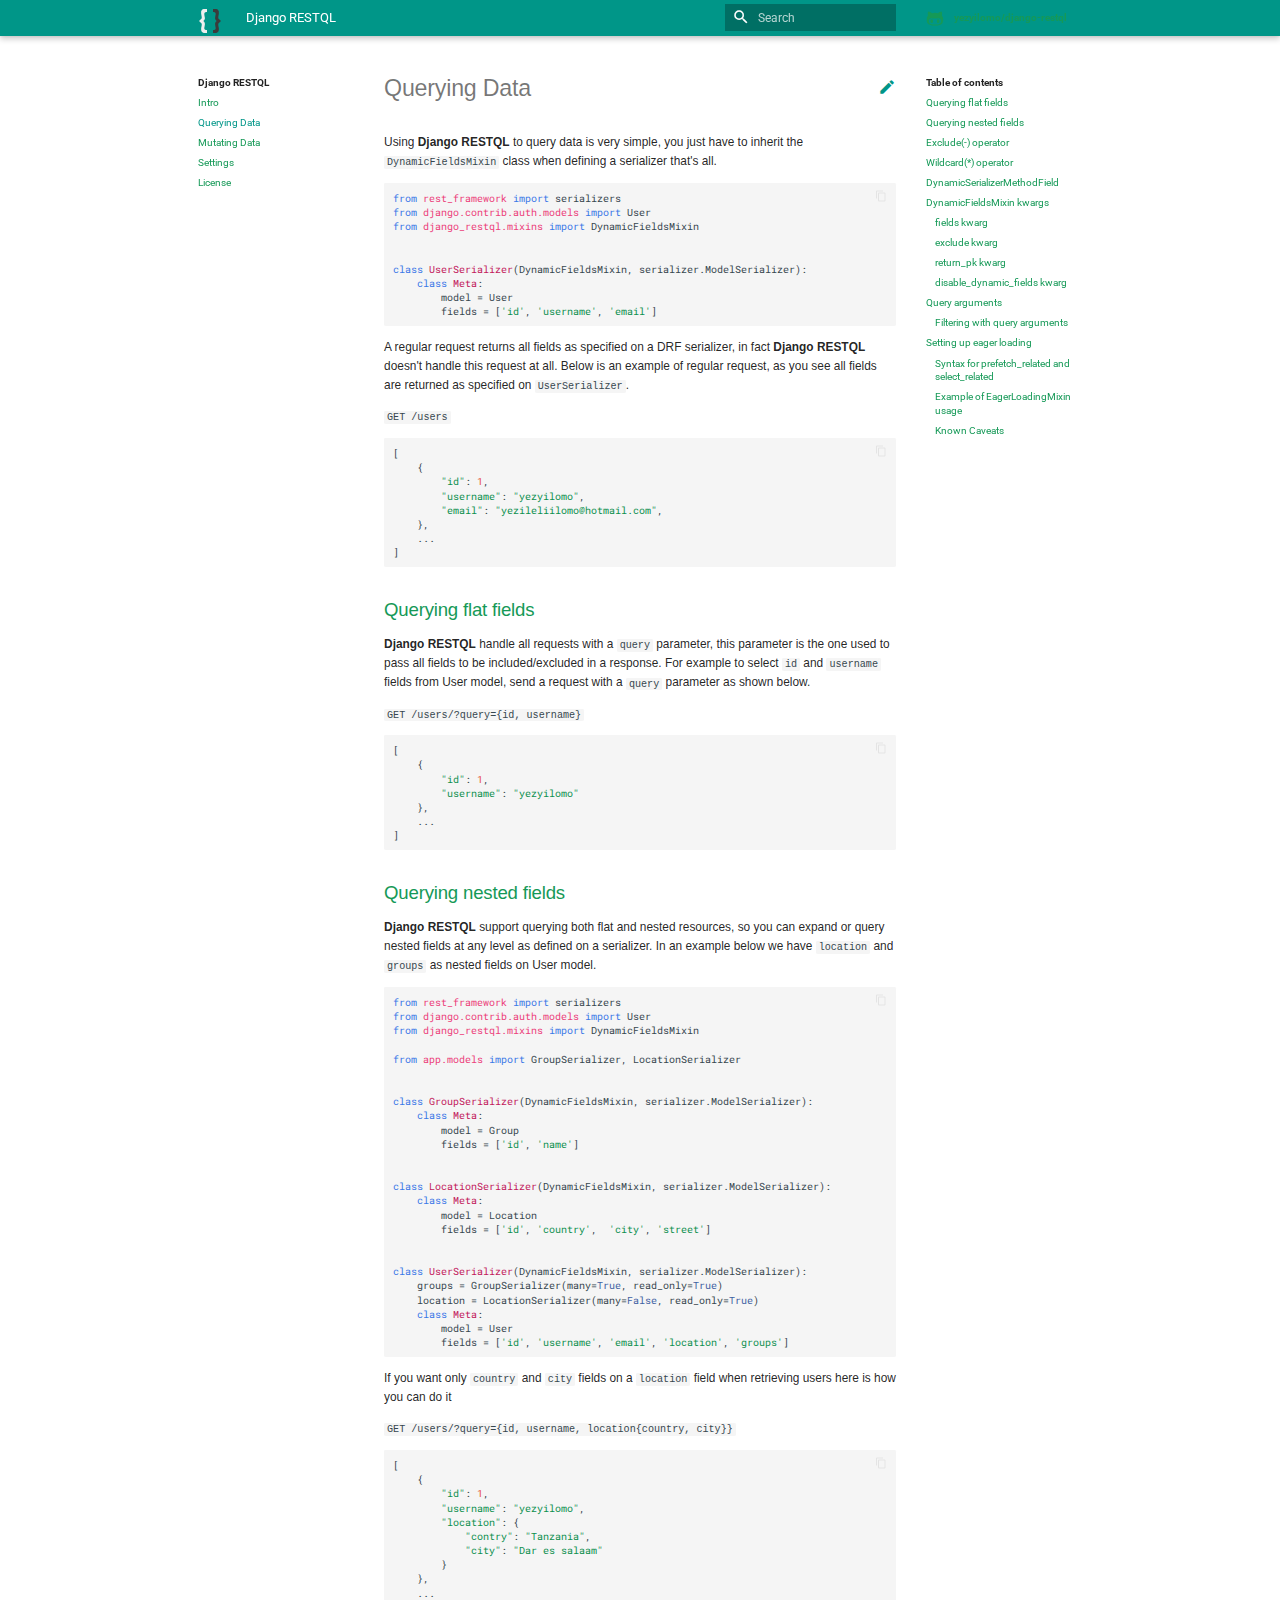
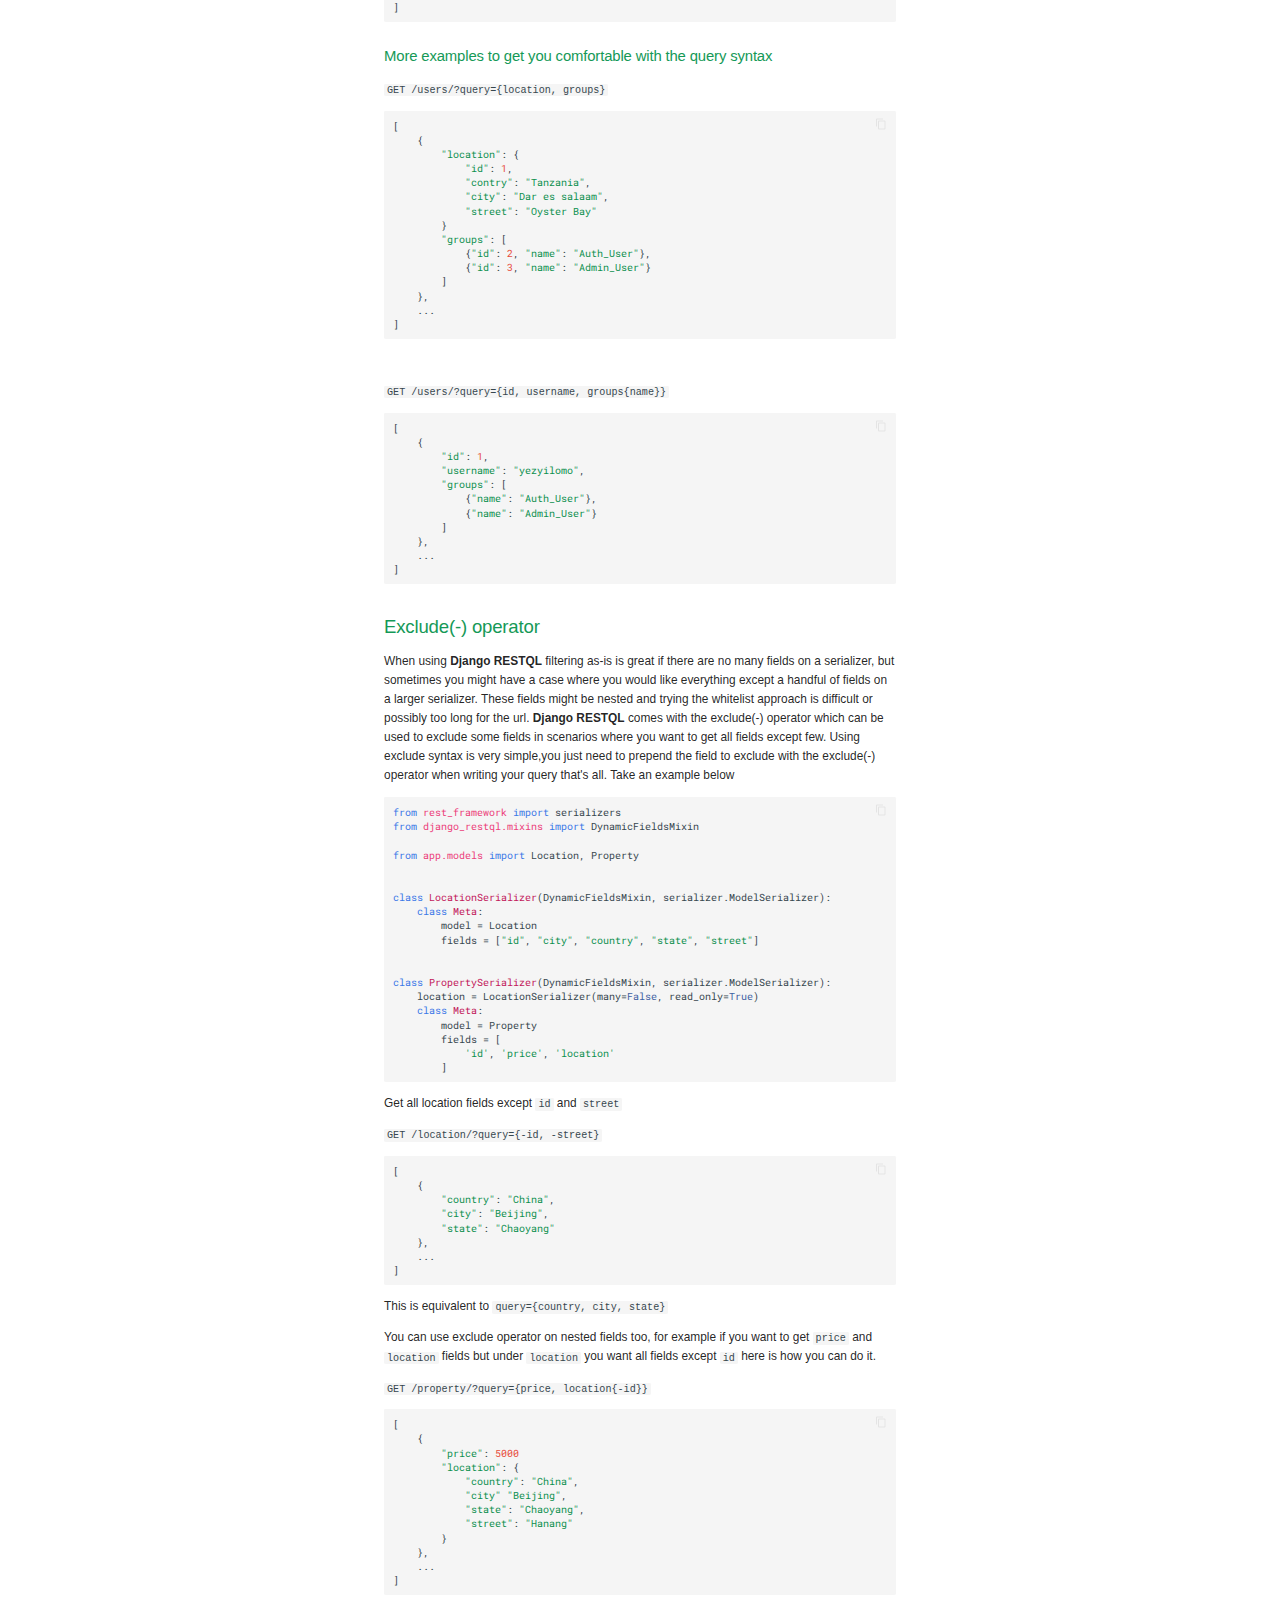
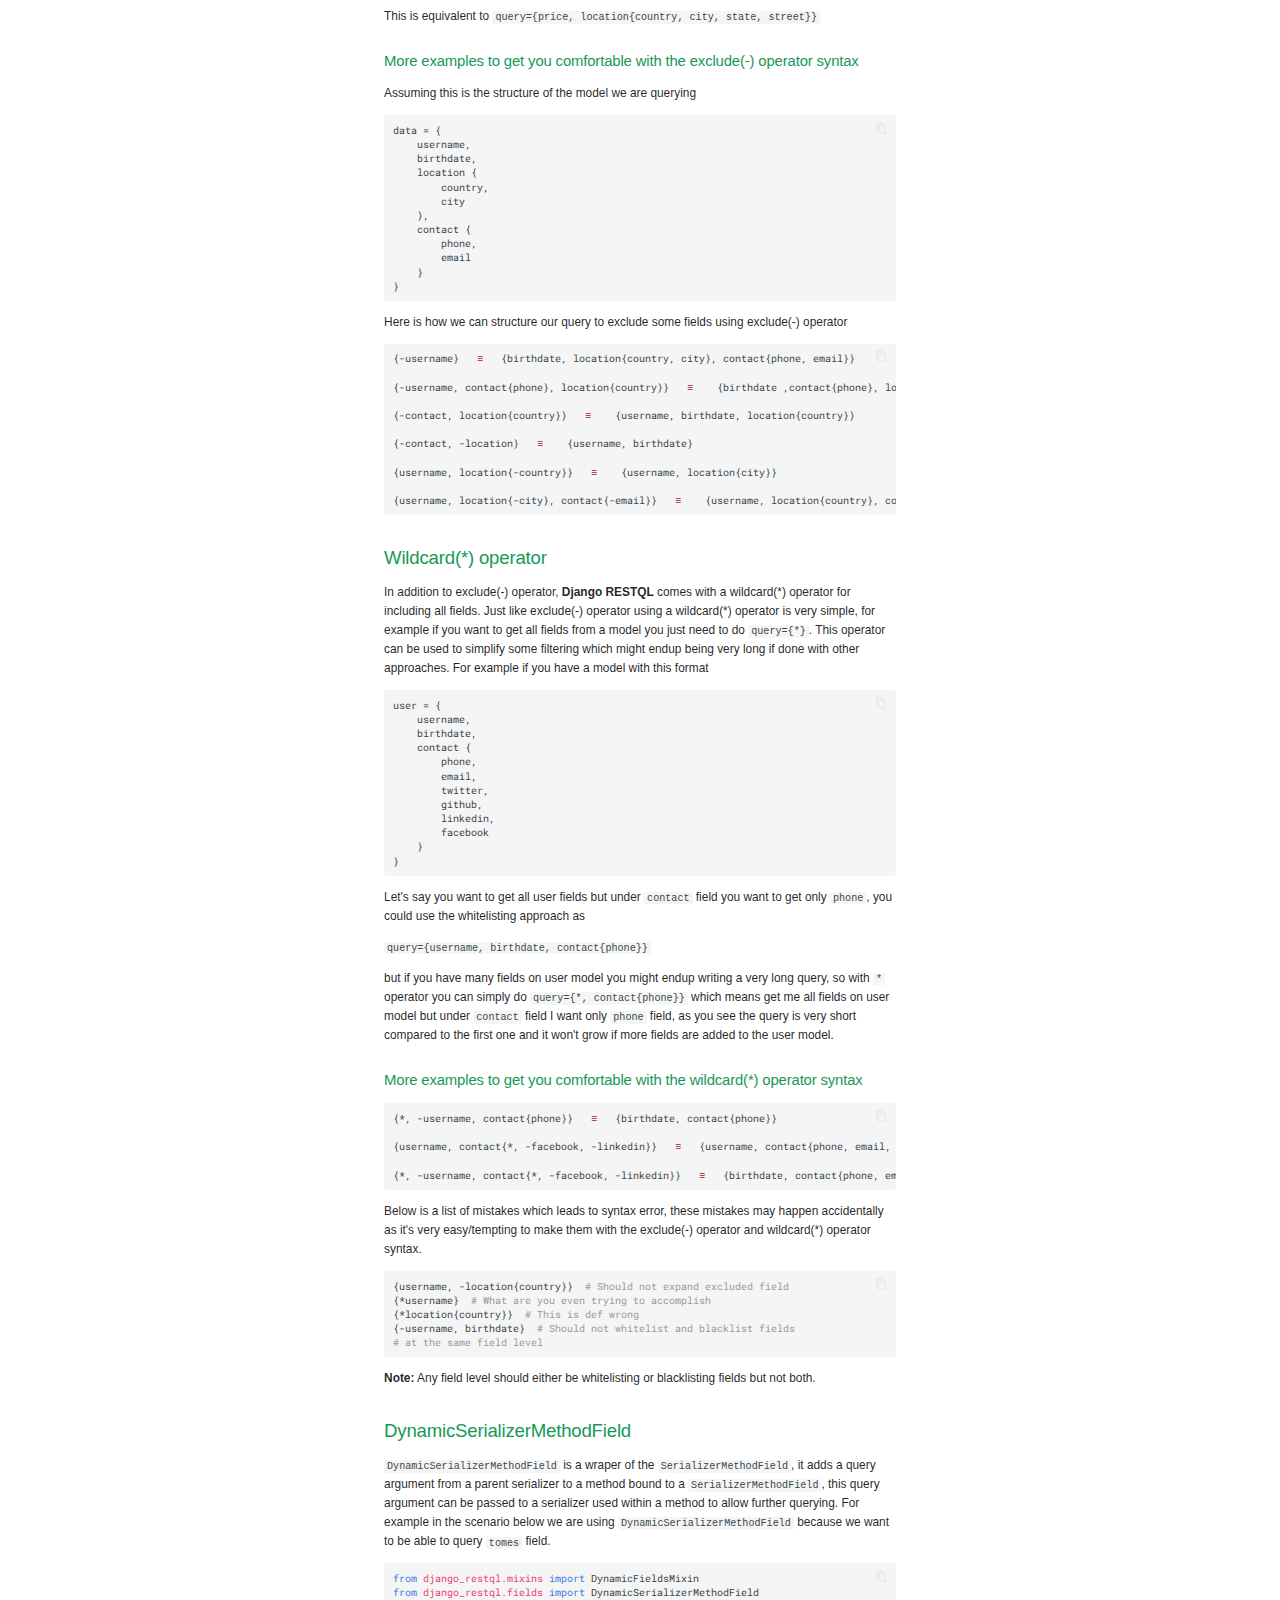
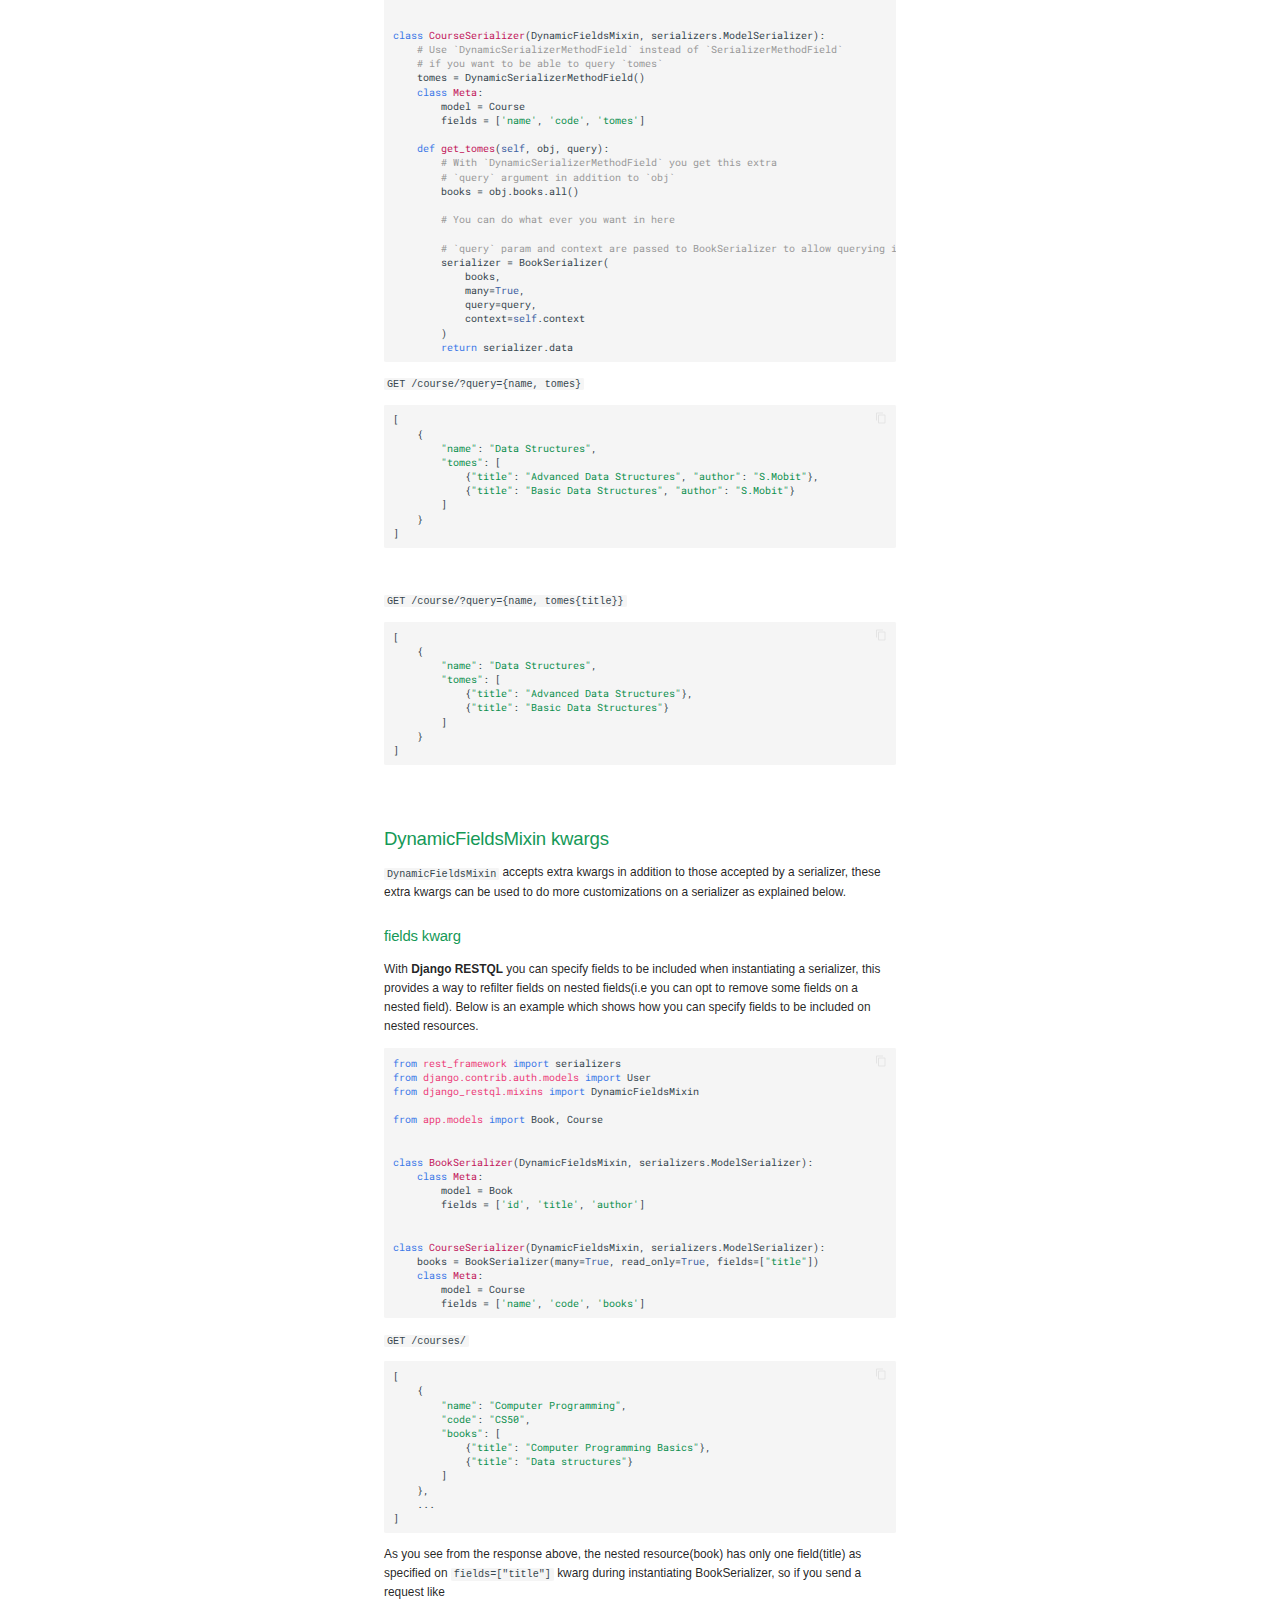
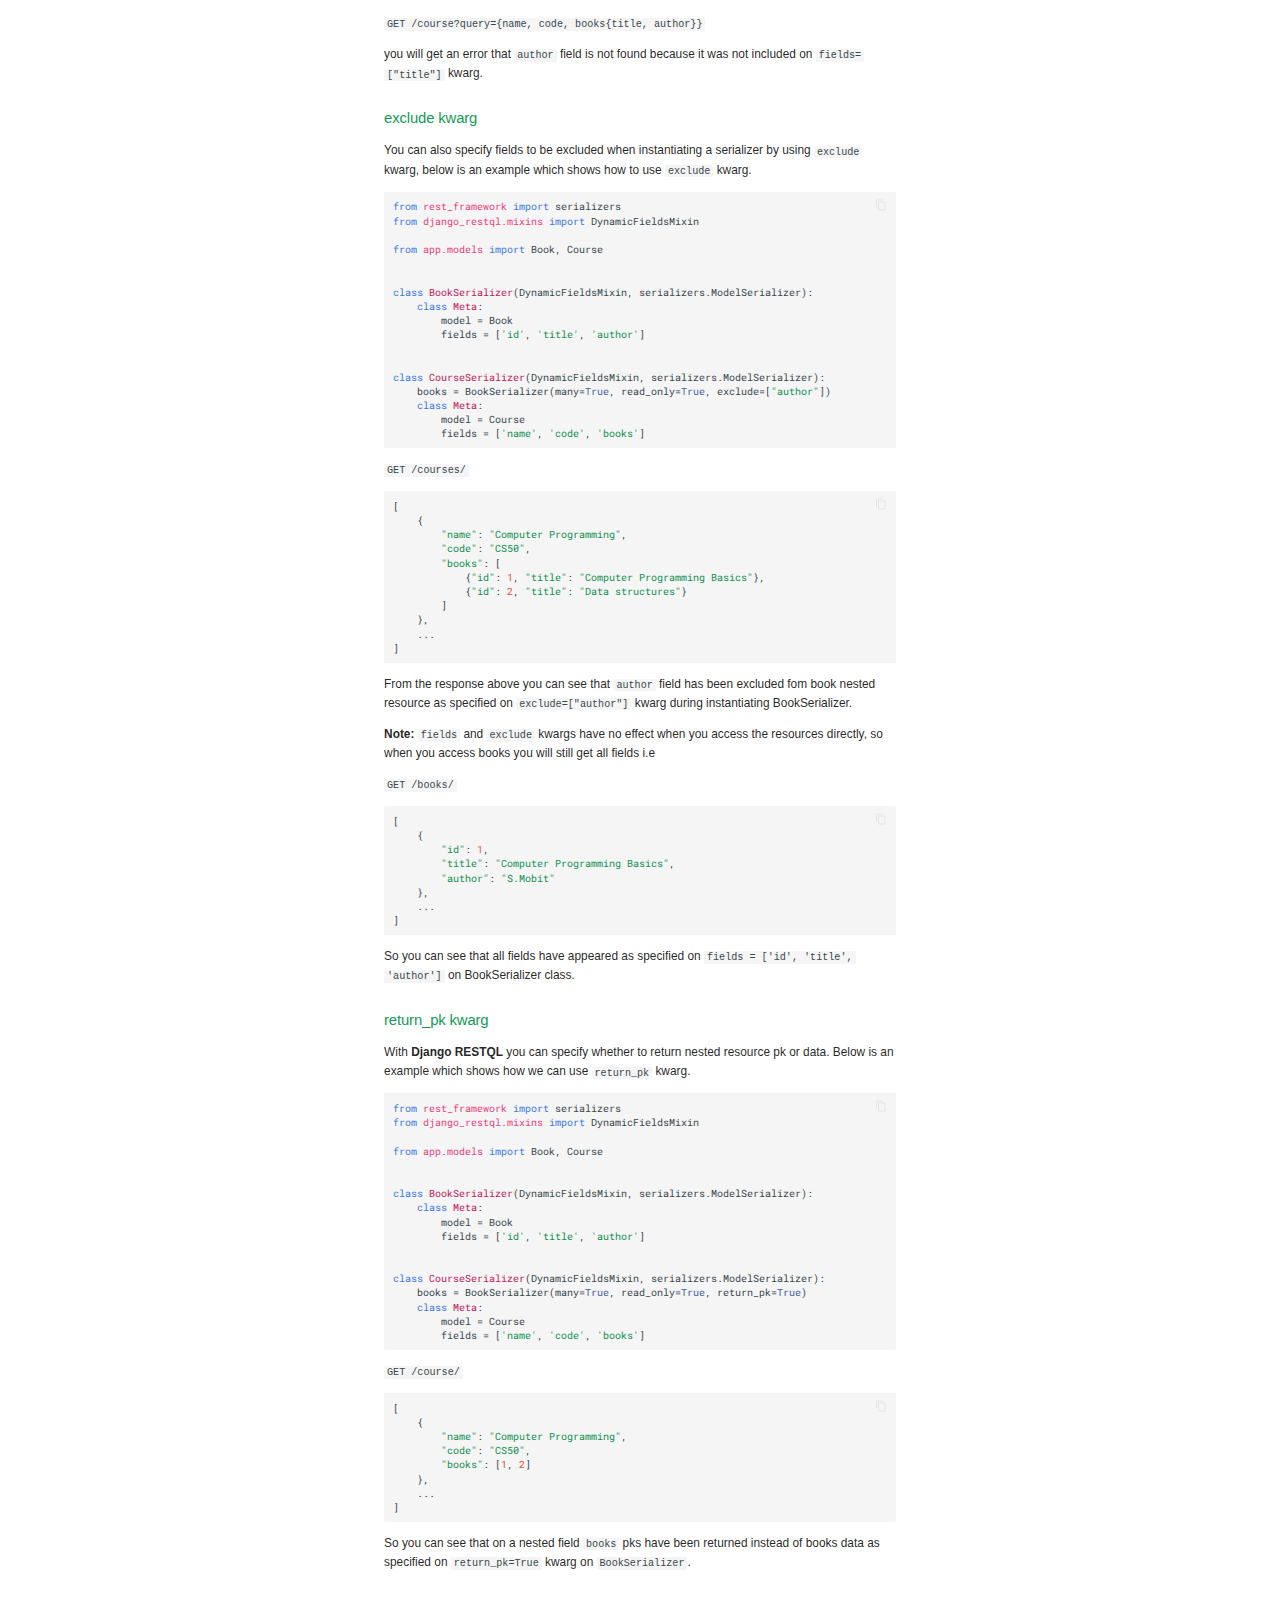
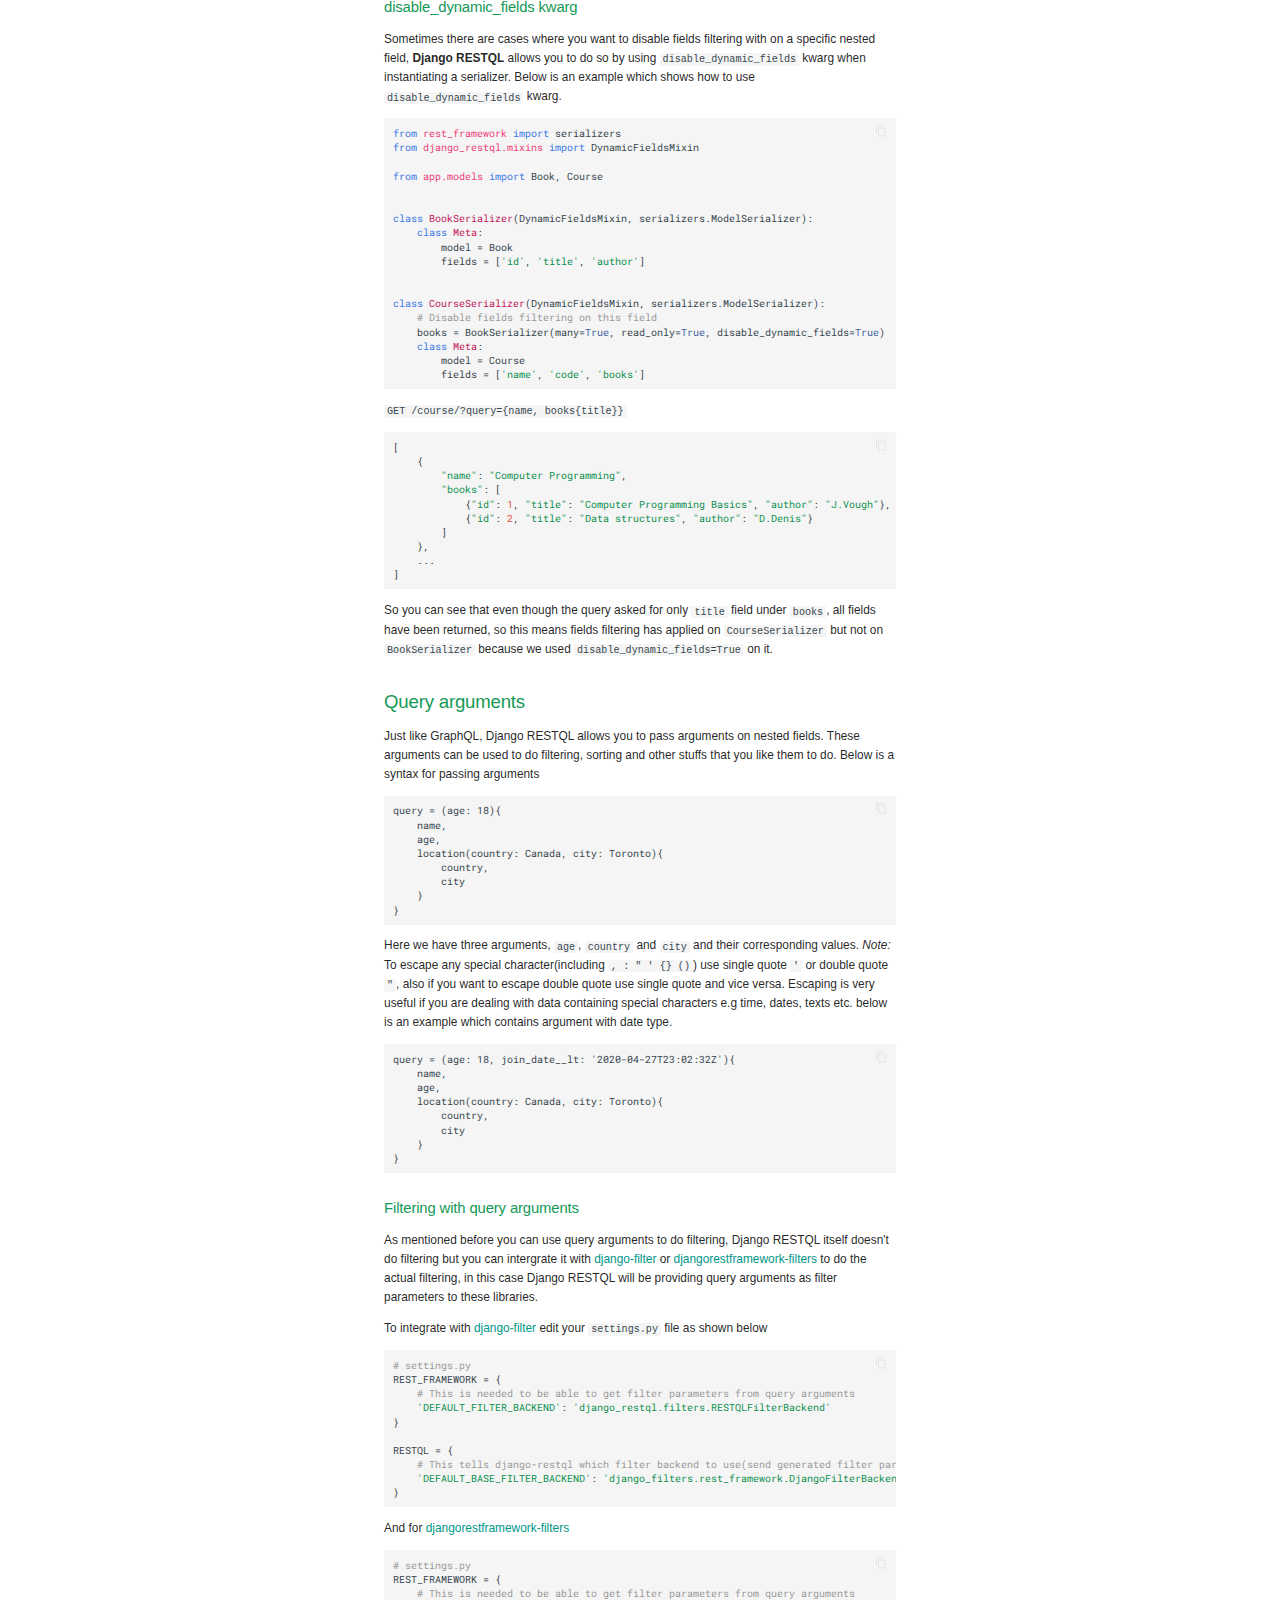
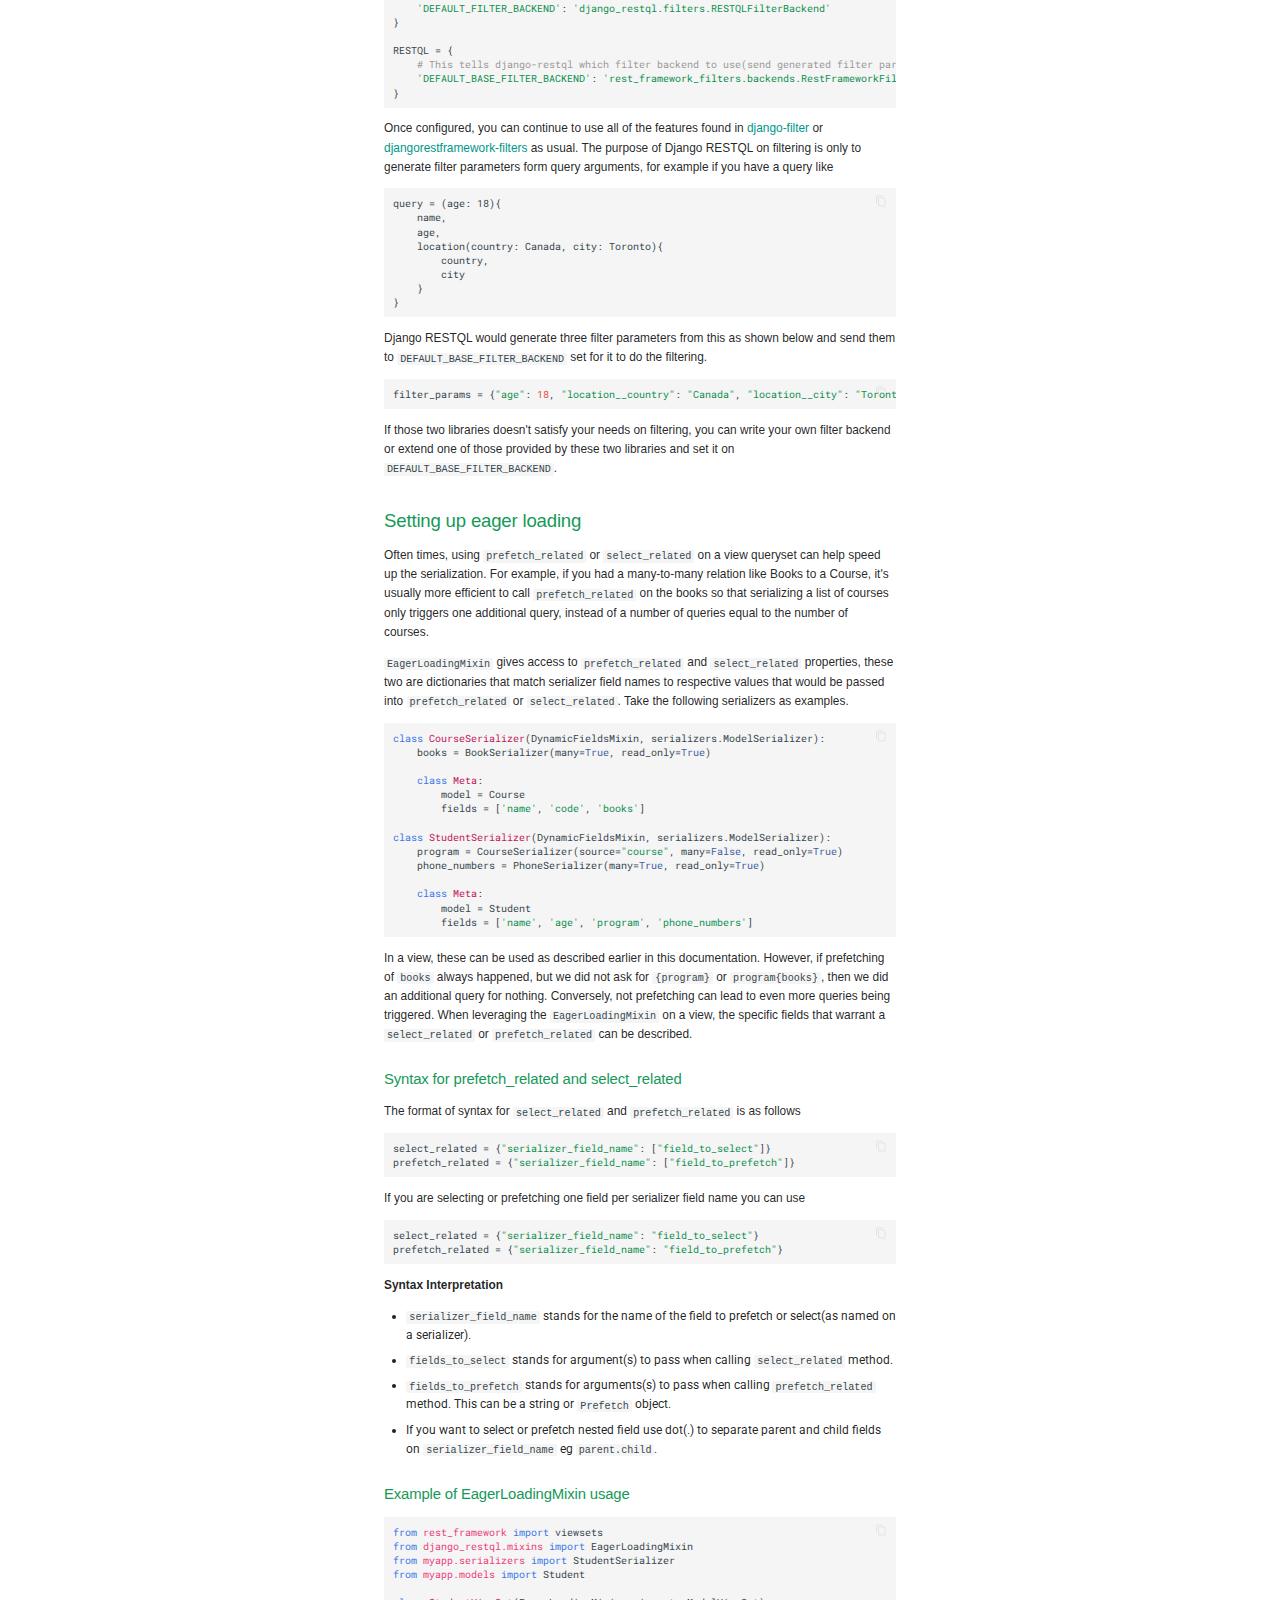
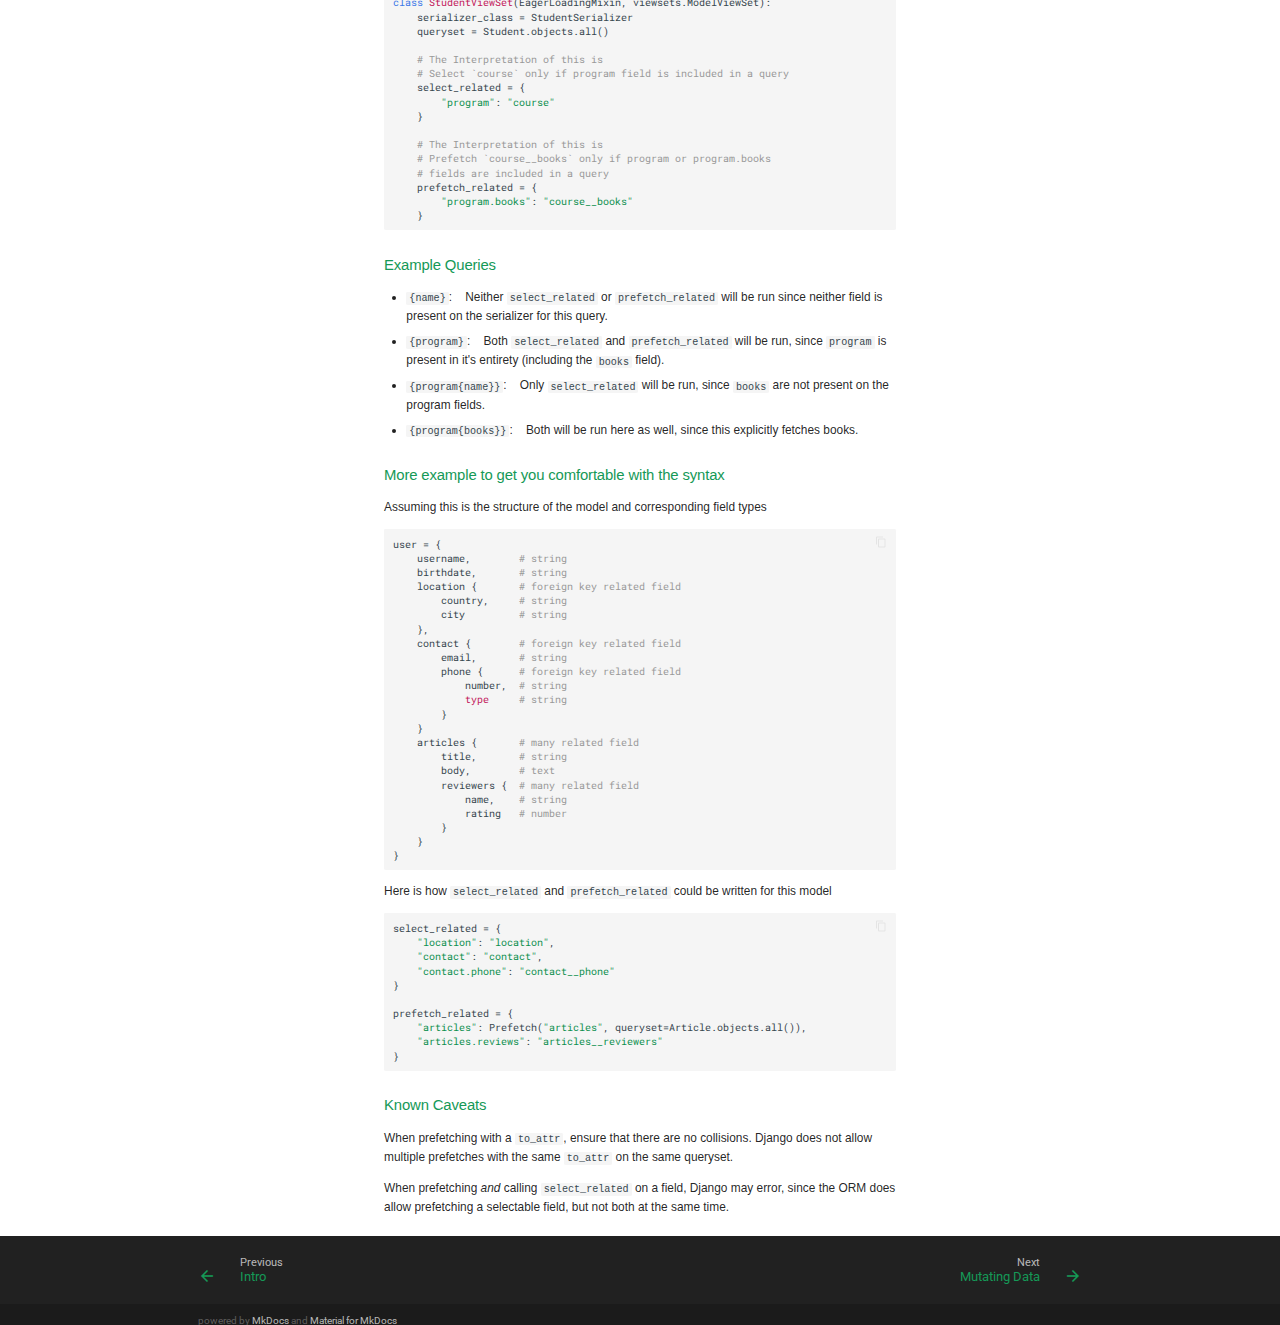
<file: querying_data/index.html>
<!doctype html>
<html lang="en" class="no-js">
  <head>
    
      <meta charset="utf-8">
      <meta name="viewport" content="width=device-width,initial-scale=1">
      <meta http-equiv="x-ua-compatible" content="ie=edge">
      
      
      
      
        <meta name="lang:clipboard.copy" content="Copy to clipboard">
      
        <meta name="lang:clipboard.copied" content="Copied to clipboard">
      
        <meta name="lang:search.language" content="en">
      
        <meta name="lang:search.pipeline.stopwords" content="True">
      
        <meta name="lang:search.pipeline.trimmer" content="True">
      
        <meta name="lang:search.result.none" content="No matching documents">
      
        <meta name="lang:search.result.one" content="1 matching document">
      
        <meta name="lang:search.result.other" content="# matching documents">
      
        <meta name="lang:search.tokenizer" content="[\s\-]+">
      
      <link rel="shortcut icon" href="../img/favicon.svg">
      <meta name="generator" content="mkdocs-1.0.4, mkdocs-material-4.5.0">
    
    
      
        <title>Querying Data - Django RESTQL</title>
      
    
    
      <link rel="stylesheet" href="../assets/stylesheets/application.1b62728e.css">
      
        <link rel="stylesheet" href="../assets/stylesheets/application-palette.a8b3c06d.css">
      
      
        
        
        <meta name="theme-color" content="#009688">
      
    
    
      <script src="../assets/javascripts/modernizr.268332fc.js"></script>
    
    
      
        <link href="https://fonts.gstatic.com" rel="preconnect" crossorigin>
        <link rel="stylesheet" href="https://fonts.googleapis.com/css?family=Roboto:300,400,400i,700|Roboto+Mono&display=fallback">
        <style>body,input{font-family:"Roboto","Helvetica Neue",Helvetica,Arial,sans-serif}code,kbd,pre{font-family:"Roboto Mono","Courier New",Courier,monospace}</style>
      
    
    <link rel="stylesheet" href="../assets/fonts/material-icons.css">
    
    
      <link rel="stylesheet" href="../extra.css">
    
    
      
    
    
  </head>
  
    
    
    <body dir="ltr" data-md-color-primary="teal" data-md-color-accent="teal">
  
    <svg class="md-svg">
      <defs>
        
        
          <svg xmlns="http://www.w3.org/2000/svg" width="416" height="448" viewBox="0 0 416 448" id="__github"><path fill="currentColor" d="M160 304q0 10-3.125 20.5t-10.75 19T128 352t-18.125-8.5-10.75-19T96 304t3.125-20.5 10.75-19T128 256t18.125 8.5 10.75 19T160 304zm160 0q0 10-3.125 20.5t-10.75 19T288 352t-18.125-8.5-10.75-19T256 304t3.125-20.5 10.75-19T288 256t18.125 8.5 10.75 19T320 304zm40 0q0-30-17.25-51T296 232q-10.25 0-48.75 5.25Q229.5 240 208 240t-39.25-2.75Q130.75 232 120 232q-29.5 0-46.75 21T56 304q0 22 8 38.375t20.25 25.75 30.5 15 35 7.375 37.25 1.75h42q20.5 0 37.25-1.75t35-7.375 30.5-15 20.25-25.75T360 304zm56-44q0 51.75-15.25 82.75-9.5 19.25-26.375 33.25t-35.25 21.5-42.5 11.875-42.875 5.5T212 416q-19.5 0-35.5-.75t-36.875-3.125-38.125-7.5-34.25-12.875T37 371.5t-21.5-28.75Q0 312 0 260q0-59.25 34-99-6.75-20.5-6.75-42.5 0-29 12.75-54.5 27 0 47.5 9.875t47.25 30.875Q171.5 96 212 96q37 0 70 8 26.25-20.5 46.75-30.25T376 64q12.75 25.5 12.75 54.5 0 21.75-6.75 42 34 40 34 99.5z"/></svg>
        
      </defs>
    </svg>
    <input class="md-toggle" data-md-toggle="drawer" type="checkbox" id="__drawer" autocomplete="off">
    <input class="md-toggle" data-md-toggle="search" type="checkbox" id="__search" autocomplete="off">
    <label class="md-overlay" data-md-component="overlay" for="__drawer"></label>
    
      <a href="#querying-data" tabindex="1" class="md-skip">
        Skip to content
      </a>
    
    
      <header class="md-header" data-md-component="header">
  <nav class="md-header-nav md-grid">
    <div class="md-flex">
      <div class="md-flex__cell md-flex__cell--shrink">
        <a href=".." title="Django RESTQL" class="md-header-nav__button md-logo">
          
            <img src="../img/icon.svg" width="24" height="24">
          
        </a>
      </div>
      <div class="md-flex__cell md-flex__cell--shrink">
        <label class="md-icon md-icon--menu md-header-nav__button" for="__drawer"></label>
      </div>
      <div class="md-flex__cell md-flex__cell--stretch">
        <div class="md-flex__ellipsis md-header-nav__title" data-md-component="title">
          
            <span class="md-header-nav__topic">
              Django RESTQL
            </span>
            <span class="md-header-nav__topic">
              
                Querying Data
              
            </span>
          
        </div>
      </div>
      <div class="md-flex__cell md-flex__cell--shrink">
        
          <label class="md-icon md-icon--search md-header-nav__button" for="__search"></label>
          
<div class="md-search" data-md-component="search" role="dialog">
  <label class="md-search__overlay" for="__search"></label>
  <div class="md-search__inner" role="search">
    <form class="md-search__form" name="search">
      <input type="text" class="md-search__input" name="query" placeholder="Search" autocapitalize="off" autocorrect="off" autocomplete="off" spellcheck="false" data-md-component="query" data-md-state="active">
      <label class="md-icon md-search__icon" for="__search"></label>
      <button type="reset" class="md-icon md-search__icon" data-md-component="reset" tabindex="-1">
        &#xE5CD;
      </button>
    </form>
    <div class="md-search__output">
      <div class="md-search__scrollwrap" data-md-scrollfix>
        <div class="md-search-result" data-md-component="result">
          <div class="md-search-result__meta">
            Type to start searching
          </div>
          <ol class="md-search-result__list"></ol>
        </div>
      </div>
    </div>
  </div>
</div>
        
      </div>
      
        <div class="md-flex__cell md-flex__cell--shrink">
          <div class="md-header-nav__source">
            


  

<a href="https://github.com/yezyilomo/django-restql/" title="Go to repository" class="md-source" data-md-source="github">
  
    <div class="md-source__icon">
      <svg viewBox="0 0 24 24" width="24" height="24">
        <use xlink:href="#__github" width="24" height="24"></use>
      </svg>
    </div>
  
  <div class="md-source__repository">
    yezyilomo/django-restql
  </div>
</a>
          </div>
        </div>
      
    </div>
  </nav>
</header>
    
    <div class="md-container">
      
        
      
      
      <main class="md-main" role="main">
        <div class="md-main__inner md-grid" data-md-component="container">
          
            
              <div class="md-sidebar md-sidebar--primary" data-md-component="navigation">
                <div class="md-sidebar__scrollwrap">
                  <div class="md-sidebar__inner">
                    <nav class="md-nav md-nav--primary" data-md-level="0">
  <label class="md-nav__title md-nav__title--site" for="__drawer">
    <a href=".." title="Django RESTQL" class="md-nav__button md-logo">
      
        <img src="../img/icon.svg" width="48" height="48">
      
    </a>
    Django RESTQL
  </label>
  
    <div class="md-nav__source">
      


  

<a href="https://github.com/yezyilomo/django-restql/" title="Go to repository" class="md-source" data-md-source="github">
  
    <div class="md-source__icon">
      <svg viewBox="0 0 24 24" width="24" height="24">
        <use xlink:href="#__github" width="24" height="24"></use>
      </svg>
    </div>
  
  <div class="md-source__repository">
    yezyilomo/django-restql
  </div>
</a>
    </div>
  
  <ul class="md-nav__list" data-md-scrollfix>
    
      
      
      


  <li class="md-nav__item">
    <a href=".." title="Intro" class="md-nav__link">
      Intro
    </a>
  </li>

    
      
      
      

  


  <li class="md-nav__item md-nav__item--active">
    
    <input class="md-toggle md-nav__toggle" data-md-toggle="toc" type="checkbox" id="__toc">
    
      
    
    
      <label class="md-nav__link md-nav__link--active" for="__toc">
        Querying Data
      </label>
    
    <a href="./" title="Querying Data" class="md-nav__link md-nav__link--active">
      Querying Data
    </a>
    
      
<nav class="md-nav md-nav--secondary">
  
  
    
  
  
    <label class="md-nav__title" for="__toc">Table of contents</label>
    <ul class="md-nav__list" data-md-scrollfix>
      
        <li class="md-nav__item">
  <a href="#querying-flat-fields" class="md-nav__link">
    Querying flat fields
  </a>
  
</li>
      
        <li class="md-nav__item">
  <a href="#querying-nested-fields" class="md-nav__link">
    Querying nested fields
  </a>
  
</li>
      
        <li class="md-nav__item">
  <a href="#exclude-operator" class="md-nav__link">
    Exclude(-) operator
  </a>
  
</li>
      
        <li class="md-nav__item">
  <a href="#wildcard-operator" class="md-nav__link">
    Wildcard(*) operator
  </a>
  
</li>
      
        <li class="md-nav__item">
  <a href="#dynamicserializermethodfield" class="md-nav__link">
    DynamicSerializerMethodField
  </a>
  
</li>
      
        <li class="md-nav__item">
  <a href="#dynamicfieldsmixin-kwargs" class="md-nav__link">
    DynamicFieldsMixin kwargs
  </a>
  
    <nav class="md-nav">
      <ul class="md-nav__list">
        
          <li class="md-nav__item">
  <a href="#fields-kwarg" class="md-nav__link">
    fields kwarg
  </a>
  
</li>
        
          <li class="md-nav__item">
  <a href="#exclude-kwarg" class="md-nav__link">
    exclude kwarg
  </a>
  
</li>
        
          <li class="md-nav__item">
  <a href="#return_pk-kwarg" class="md-nav__link">
    return_pk kwarg
  </a>
  
</li>
        
          <li class="md-nav__item">
  <a href="#disable_dynamic_fields-kwarg" class="md-nav__link">
    disable_dynamic_fields kwarg
  </a>
  
</li>
        
      </ul>
    </nav>
  
</li>
      
        <li class="md-nav__item">
  <a href="#query-arguments" class="md-nav__link">
    Query arguments
  </a>
  
    <nav class="md-nav">
      <ul class="md-nav__list">
        
          <li class="md-nav__item">
  <a href="#filtering-with-query-arguments" class="md-nav__link">
    Filtering with query arguments
  </a>
  
</li>
        
      </ul>
    </nav>
  
</li>
      
        <li class="md-nav__item">
  <a href="#setting-up-eager-loading" class="md-nav__link">
    Setting up eager loading
  </a>
  
    <nav class="md-nav">
      <ul class="md-nav__list">
        
          <li class="md-nav__item">
  <a href="#syntax-for-prefetch_related-and-select_related" class="md-nav__link">
    Syntax for prefetch_related and select_related
  </a>
  
</li>
        
          <li class="md-nav__item">
  <a href="#example-of-eagerloadingmixin-usage" class="md-nav__link">
    Example of EagerLoadingMixin usage
  </a>
  
</li>
        
          <li class="md-nav__item">
  <a href="#known-caveats" class="md-nav__link">
    Known Caveats
  </a>
  
</li>
        
      </ul>
    </nav>
  
</li>
      
      
      
      
      
    </ul>
  
</nav>
    
  </li>

    
      
      
      


  <li class="md-nav__item">
    <a href="../mutating_data/" title="Mutating Data" class="md-nav__link">
      Mutating Data
    </a>
  </li>

    
      
      
      


  <li class="md-nav__item">
    <a href="../settings/" title="Settings" class="md-nav__link">
      Settings
    </a>
  </li>

    
      
      
      


  <li class="md-nav__item">
    <a href="../license/" title="License" class="md-nav__link">
      License
    </a>
  </li>

    
  </ul>
</nav>
                  </div>
                </div>
              </div>
            
            
              <div class="md-sidebar md-sidebar--secondary" data-md-component="toc">
                <div class="md-sidebar__scrollwrap">
                  <div class="md-sidebar__inner">
                    
<nav class="md-nav md-nav--secondary">
  
  
    
  
  
    <label class="md-nav__title" for="__toc">Table of contents</label>
    <ul class="md-nav__list" data-md-scrollfix>
      
        <li class="md-nav__item">
  <a href="#querying-flat-fields" class="md-nav__link">
    Querying flat fields
  </a>
  
</li>
      
        <li class="md-nav__item">
  <a href="#querying-nested-fields" class="md-nav__link">
    Querying nested fields
  </a>
  
</li>
      
        <li class="md-nav__item">
  <a href="#exclude-operator" class="md-nav__link">
    Exclude(-) operator
  </a>
  
</li>
      
        <li class="md-nav__item">
  <a href="#wildcard-operator" class="md-nav__link">
    Wildcard(*) operator
  </a>
  
</li>
      
        <li class="md-nav__item">
  <a href="#dynamicserializermethodfield" class="md-nav__link">
    DynamicSerializerMethodField
  </a>
  
</li>
      
        <li class="md-nav__item">
  <a href="#dynamicfieldsmixin-kwargs" class="md-nav__link">
    DynamicFieldsMixin kwargs
  </a>
  
    <nav class="md-nav">
      <ul class="md-nav__list">
        
          <li class="md-nav__item">
  <a href="#fields-kwarg" class="md-nav__link">
    fields kwarg
  </a>
  
</li>
        
          <li class="md-nav__item">
  <a href="#exclude-kwarg" class="md-nav__link">
    exclude kwarg
  </a>
  
</li>
        
          <li class="md-nav__item">
  <a href="#return_pk-kwarg" class="md-nav__link">
    return_pk kwarg
  </a>
  
</li>
        
          <li class="md-nav__item">
  <a href="#disable_dynamic_fields-kwarg" class="md-nav__link">
    disable_dynamic_fields kwarg
  </a>
  
</li>
        
      </ul>
    </nav>
  
</li>
      
        <li class="md-nav__item">
  <a href="#query-arguments" class="md-nav__link">
    Query arguments
  </a>
  
    <nav class="md-nav">
      <ul class="md-nav__list">
        
          <li class="md-nav__item">
  <a href="#filtering-with-query-arguments" class="md-nav__link">
    Filtering with query arguments
  </a>
  
</li>
        
      </ul>
    </nav>
  
</li>
      
        <li class="md-nav__item">
  <a href="#setting-up-eager-loading" class="md-nav__link">
    Setting up eager loading
  </a>
  
    <nav class="md-nav">
      <ul class="md-nav__list">
        
          <li class="md-nav__item">
  <a href="#syntax-for-prefetch_related-and-select_related" class="md-nav__link">
    Syntax for prefetch_related and select_related
  </a>
  
</li>
        
          <li class="md-nav__item">
  <a href="#example-of-eagerloadingmixin-usage" class="md-nav__link">
    Example of EagerLoadingMixin usage
  </a>
  
</li>
        
          <li class="md-nav__item">
  <a href="#known-caveats" class="md-nav__link">
    Known Caveats
  </a>
  
</li>
        
      </ul>
    </nav>
  
</li>
      
      
      
      
      
    </ul>
  
</nav>
                  </div>
                </div>
              </div>
            
          
          <div class="md-content">
            <article class="md-content__inner md-typeset">
              
                
                  <a href="https://github.com/yezyilomo/django-restql/edit/master/docs/querying_data.md" title="Edit this page" class="md-icon md-content__icon">&#xE3C9;</a>
                
                
                <h1 id="querying-data">Querying Data<a class="headerlink" href="#querying-data" title="Permanent link">&para;</a></h1>
<p>Using <strong>Django RESTQL</strong> to query data is very simple, you just have to inherit the <code>DynamicFieldsMixin</code> class when defining a serializer that's all.</p>
<div class="codehilite"><pre><span></span><span class="kn">from</span> <span class="nn">rest_framework</span> <span class="kn">import</span> <span class="n">serializers</span>
<span class="kn">from</span> <span class="nn">django.contrib.auth.models</span> <span class="kn">import</span> <span class="n">User</span>
<span class="kn">from</span> <span class="nn">django_restql.mixins</span> <span class="kn">import</span> <span class="n">DynamicFieldsMixin</span>


<span class="k">class</span> <span class="nc">UserSerializer</span><span class="p">(</span><span class="n">DynamicFieldsMixin</span><span class="p">,</span> <span class="n">serializer</span><span class="o">.</span><span class="n">ModelSerializer</span><span class="p">):</span>
    <span class="k">class</span> <span class="nc">Meta</span><span class="p">:</span>
        <span class="n">model</span> <span class="o">=</span> <span class="n">User</span>
        <span class="n">fields</span> <span class="o">=</span> <span class="p">[</span><span class="s1">&#39;id&#39;</span><span class="p">,</span> <span class="s1">&#39;username&#39;</span><span class="p">,</span> <span class="s1">&#39;email&#39;</span><span class="p">]</span>
</pre></div>


<p>A regular request returns all fields as specified on a DRF serializer, in fact <strong>Django RESTQL</strong> doesn't handle this request at all. Below is an example of regular request, as you see all fields are returned as specified on <code>UserSerializer</code>.</p>
<p><code>GET /users</code></p>
<div class="codehilite"><pre><span></span><span class="p">[</span>
    <span class="p">{</span>
        <span class="s2">&quot;id&quot;</span><span class="o">:</span> <span class="mi">1</span><span class="p">,</span>
        <span class="s2">&quot;username&quot;</span><span class="o">:</span> <span class="s2">&quot;yezyilomo&quot;</span><span class="p">,</span>
        <span class="s2">&quot;email&quot;</span><span class="o">:</span> <span class="s2">&quot;yezileliilomo@hotmail.com&quot;</span><span class="p">,</span>
    <span class="p">},</span>
    <span class="p">...</span>
<span class="p">]</span>
</pre></div>


<h2 id="querying-flat-fields">Querying flat fields<a class="headerlink" href="#querying-flat-fields" title="Permanent link">&para;</a></h2>
<p><strong>Django RESTQL</strong> handle all requests with a <code>query</code> parameter, this parameter is the one used to pass all fields to be included/excluded in a response. For example to select <code>id</code> and <code>username</code> fields from User model, send a request with a <code>query</code> parameter as shown below.</p>
<p><code>GET /users/?query={id, username}</code></p>
<div class="codehilite"><pre><span></span><span class="p">[</span>
    <span class="p">{</span>
        <span class="s2">&quot;id&quot;</span><span class="o">:</span> <span class="mi">1</span><span class="p">,</span>
        <span class="s2">&quot;username&quot;</span><span class="o">:</span> <span class="s2">&quot;yezyilomo&quot;</span>
    <span class="p">},</span>
    <span class="p">...</span>
<span class="p">]</span>
</pre></div>


<h2 id="querying-nested-fields">Querying nested fields<a class="headerlink" href="#querying-nested-fields" title="Permanent link">&para;</a></h2>
<p><strong>Django RESTQL</strong> support querying both flat and nested resources, so you can expand or query nested fields at any level as defined on a serializer. In an example below we have <code>location</code> and <code>groups</code> as nested fields on User model.</p>
<div class="codehilite"><pre><span></span><span class="kn">from</span> <span class="nn">rest_framework</span> <span class="kn">import</span> <span class="n">serializers</span>
<span class="kn">from</span> <span class="nn">django.contrib.auth.models</span> <span class="kn">import</span> <span class="n">User</span>
<span class="kn">from</span> <span class="nn">django_restql.mixins</span> <span class="kn">import</span> <span class="n">DynamicFieldsMixin</span>

<span class="kn">from</span> <span class="nn">app.models</span> <span class="kn">import</span> <span class="n">GroupSerializer</span><span class="p">,</span> <span class="n">LocationSerializer</span>


<span class="k">class</span> <span class="nc">GroupSerializer</span><span class="p">(</span><span class="n">DynamicFieldsMixin</span><span class="p">,</span> <span class="n">serializer</span><span class="o">.</span><span class="n">ModelSerializer</span><span class="p">):</span>
    <span class="k">class</span> <span class="nc">Meta</span><span class="p">:</span>
        <span class="n">model</span> <span class="o">=</span> <span class="n">Group</span>
        <span class="n">fields</span> <span class="o">=</span> <span class="p">[</span><span class="s1">&#39;id&#39;</span><span class="p">,</span> <span class="s1">&#39;name&#39;</span><span class="p">]</span>


<span class="k">class</span> <span class="nc">LocationSerializer</span><span class="p">(</span><span class="n">DynamicFieldsMixin</span><span class="p">,</span> <span class="n">serializer</span><span class="o">.</span><span class="n">ModelSerializer</span><span class="p">):</span>
    <span class="k">class</span> <span class="nc">Meta</span><span class="p">:</span>
        <span class="n">model</span> <span class="o">=</span> <span class="n">Location</span>
        <span class="n">fields</span> <span class="o">=</span> <span class="p">[</span><span class="s1">&#39;id&#39;</span><span class="p">,</span> <span class="s1">&#39;country&#39;</span><span class="p">,</span>  <span class="s1">&#39;city&#39;</span><span class="p">,</span> <span class="s1">&#39;street&#39;</span><span class="p">]</span>


<span class="k">class</span> <span class="nc">UserSerializer</span><span class="p">(</span><span class="n">DynamicFieldsMixin</span><span class="p">,</span> <span class="n">serializer</span><span class="o">.</span><span class="n">ModelSerializer</span><span class="p">):</span>
    <span class="n">groups</span> <span class="o">=</span> <span class="n">GroupSerializer</span><span class="p">(</span><span class="n">many</span><span class="o">=</span><span class="bp">True</span><span class="p">,</span> <span class="n">read_only</span><span class="o">=</span><span class="bp">True</span><span class="p">)</span>
    <span class="n">location</span> <span class="o">=</span> <span class="n">LocationSerializer</span><span class="p">(</span><span class="n">many</span><span class="o">=</span><span class="bp">False</span><span class="p">,</span> <span class="n">read_only</span><span class="o">=</span><span class="bp">True</span><span class="p">)</span> 
    <span class="k">class</span> <span class="nc">Meta</span><span class="p">:</span>
        <span class="n">model</span> <span class="o">=</span> <span class="n">User</span>
        <span class="n">fields</span> <span class="o">=</span> <span class="p">[</span><span class="s1">&#39;id&#39;</span><span class="p">,</span> <span class="s1">&#39;username&#39;</span><span class="p">,</span> <span class="s1">&#39;email&#39;</span><span class="p">,</span> <span class="s1">&#39;location&#39;</span><span class="p">,</span> <span class="s1">&#39;groups&#39;</span><span class="p">]</span>
</pre></div>


<p>If you want only <code>country</code> and <code>city</code> fields on a <code>location</code> field when retrieving users here is how you can do it</p>
<p><code>GET /users/?query={id, username, location{country, city}}</code></p>
<div class="codehilite"><pre><span></span><span class="p">[</span>
    <span class="p">{</span>
        <span class="s2">&quot;id&quot;</span><span class="o">:</span> <span class="mi">1</span><span class="p">,</span>
        <span class="s2">&quot;username&quot;</span><span class="o">:</span> <span class="s2">&quot;yezyilomo&quot;</span><span class="p">,</span>
        <span class="s2">&quot;location&quot;</span><span class="o">:</span> <span class="p">{</span>
            <span class="s2">&quot;contry&quot;</span><span class="o">:</span> <span class="s2">&quot;Tanzania&quot;</span><span class="p">,</span>
            <span class="s2">&quot;city&quot;</span><span class="o">:</span> <span class="s2">&quot;Dar es salaam&quot;</span>
        <span class="p">}</span>
    <span class="p">},</span>
    <span class="p">...</span>
<span class="p">]</span>
</pre></div>


<h3>More examples to get you comfortable with the query syntax</h3>

<p><code>GET /users/?query={location, groups}</code></p>
<div class="codehilite"><pre><span></span><span class="p">[</span>
    <span class="p">{</span>
        <span class="s2">&quot;location&quot;</span><span class="o">:</span> <span class="p">{</span>
            <span class="s2">&quot;id&quot;</span><span class="o">:</span> <span class="mi">1</span><span class="p">,</span>
            <span class="s2">&quot;contry&quot;</span><span class="o">:</span> <span class="s2">&quot;Tanzania&quot;</span><span class="p">,</span>
            <span class="s2">&quot;city&quot;</span><span class="o">:</span> <span class="s2">&quot;Dar es salaam&quot;</span><span class="p">,</span>
            <span class="s2">&quot;street&quot;</span><span class="o">:</span> <span class="s2">&quot;Oyster Bay&quot;</span>
        <span class="p">}</span>
        <span class="s2">&quot;groups&quot;</span><span class="o">:</span> <span class="p">[</span>
            <span class="p">{</span><span class="s2">&quot;id&quot;</span><span class="o">:</span> <span class="mi">2</span><span class="p">,</span> <span class="s2">&quot;name&quot;</span><span class="o">:</span> <span class="s2">&quot;Auth_User&quot;</span><span class="p">},</span>
            <span class="p">{</span><span class="s2">&quot;id&quot;</span><span class="o">:</span> <span class="mi">3</span><span class="p">,</span> <span class="s2">&quot;name&quot;</span><span class="o">:</span> <span class="s2">&quot;Admin_User&quot;</span><span class="p">}</span>
        <span class="p">]</span>
    <span class="p">},</span>
    <span class="p">...</span>
<span class="p">]</span>
</pre></div>


<p><br/></p>
<p><code>GET /users/?query={id, username, groups{name}}</code></p>
<div class="codehilite"><pre><span></span><span class="p">[</span>
    <span class="p">{</span>
        <span class="s2">&quot;id&quot;</span><span class="o">:</span> <span class="mi">1</span><span class="p">,</span>
        <span class="s2">&quot;username&quot;</span><span class="o">:</span> <span class="s2">&quot;yezyilomo&quot;</span><span class="p">,</span>
        <span class="s2">&quot;groups&quot;</span><span class="o">:</span> <span class="p">[</span>
            <span class="p">{</span><span class="s2">&quot;name&quot;</span><span class="o">:</span> <span class="s2">&quot;Auth_User&quot;</span><span class="p">},</span>
            <span class="p">{</span><span class="s2">&quot;name&quot;</span><span class="o">:</span> <span class="s2">&quot;Admin_User&quot;</span><span class="p">}</span>
        <span class="p">]</span>
    <span class="p">},</span>
    <span class="p">...</span>
<span class="p">]</span>
</pre></div>


<h2 id="exclude-operator">Exclude(-) operator<a class="headerlink" href="#exclude-operator" title="Permanent link">&para;</a></h2>
<p>When using <strong>Django RESTQL</strong> filtering as-is is great if there are no many fields on a serializer, but sometimes you might have a case where you would like everything except a handful of fields on a larger serializer. These fields might be nested and trying the whitelist approach is difficult or possibly too long for the url. <strong>Django RESTQL</strong> comes with the exclude(-) operator which can be used to exclude some fields in scenarios where you want to get all fields except few. Using exclude syntax is very simple,you just need to prepend the field to exclude with the exclude(-) operator when writing your query that's all. Take an example below</p>
<div class="codehilite"><pre><span></span><span class="kn">from</span> <span class="nn">rest_framework</span> <span class="kn">import</span> <span class="n">serializers</span> 
<span class="kn">from</span> <span class="nn">django_restql.mixins</span> <span class="kn">import</span> <span class="n">DynamicFieldsMixin</span>

<span class="kn">from</span> <span class="nn">app.models</span> <span class="kn">import</span> <span class="n">Location</span><span class="p">,</span> <span class="n">Property</span>


<span class="k">class</span> <span class="nc">LocationSerializer</span><span class="p">(</span><span class="n">DynamicFieldsMixin</span><span class="p">,</span> <span class="n">serializer</span><span class="o">.</span><span class="n">ModelSerializer</span><span class="p">):</span>
    <span class="k">class</span> <span class="nc">Meta</span><span class="p">:</span>
        <span class="n">model</span> <span class="o">=</span> <span class="n">Location</span>
        <span class="n">fields</span> <span class="o">=</span> <span class="p">[</span><span class="s2">&quot;id&quot;</span><span class="p">,</span> <span class="s2">&quot;city&quot;</span><span class="p">,</span> <span class="s2">&quot;country&quot;</span><span class="p">,</span> <span class="s2">&quot;state&quot;</span><span class="p">,</span> <span class="s2">&quot;street&quot;</span><span class="p">]</span>


<span class="k">class</span> <span class="nc">PropertySerializer</span><span class="p">(</span><span class="n">DynamicFieldsMixin</span><span class="p">,</span> <span class="n">serializer</span><span class="o">.</span><span class="n">ModelSerializer</span><span class="p">):</span>
    <span class="n">location</span> <span class="o">=</span> <span class="n">LocationSerializer</span><span class="p">(</span><span class="n">many</span><span class="o">=</span><span class="bp">False</span><span class="p">,</span> <span class="n">read_only</span><span class="o">=</span><span class="bp">True</span><span class="p">)</span> 
    <span class="k">class</span> <span class="nc">Meta</span><span class="p">:</span>
        <span class="n">model</span> <span class="o">=</span> <span class="n">Property</span>
        <span class="n">fields</span> <span class="o">=</span> <span class="p">[</span>
            <span class="s1">&#39;id&#39;</span><span class="p">,</span> <span class="s1">&#39;price&#39;</span><span class="p">,</span> <span class="s1">&#39;location&#39;</span>
        <span class="p">]</span>
</pre></div>


<p>Get all location fields except <code>id</code> and <code>street</code></p>
<p><code>GET /location/?query={-id, -street}</code></p>
<div class="codehilite"><pre><span></span><span class="p">[</span>
    <span class="p">{</span>
        <span class="s2">&quot;country&quot;</span><span class="o">:</span> <span class="s2">&quot;China&quot;</span><span class="p">,</span>
        <span class="s2">&quot;city&quot;</span><span class="o">:</span> <span class="s2">&quot;Beijing&quot;</span><span class="p">,</span>
        <span class="s2">&quot;state&quot;</span><span class="o">:</span> <span class="s2">&quot;Chaoyang&quot;</span>
    <span class="p">},</span>
    <span class="p">...</span>
<span class="p">]</span>
</pre></div>


<p>This is equivalent to <code>query={country, city, state}</code></p>
<p>You can use exclude operator on nested fields too, for example if you want to get <code>price</code> and <code>location</code> fields but under <code>location</code> you want all fields except <code>id</code> here is how you can do it.</p>
<p><code>GET /property/?query={price, location{-id}}</code></p>
<div class="codehilite"><pre><span></span><span class="p">[</span>
    <span class="p">{</span>
        <span class="s2">&quot;price&quot;</span><span class="o">:</span> <span class="mi">5000</span>
        <span class="s2">&quot;location&quot;</span><span class="o">:</span> <span class="p">{</span>
            <span class="s2">&quot;country&quot;</span><span class="o">:</span> <span class="s2">&quot;China&quot;</span><span class="p">,</span>
            <span class="s2">&quot;city&quot;</span> <span class="s2">&quot;Beijing&quot;</span><span class="p">,</span>
            <span class="s2">&quot;state&quot;</span><span class="o">:</span> <span class="s2">&quot;Chaoyang&quot;</span><span class="p">,</span>
            <span class="s2">&quot;street&quot;</span><span class="o">:</span> <span class="s2">&quot;Hanang&quot;</span>
        <span class="p">}</span>
    <span class="p">},</span>
    <span class="p">...</span>
<span class="p">]</span>
</pre></div>


<p>This is equivalent to <code>query={price, location{country, city, state, street}}</code></p>
<h3>More examples to get you comfortable with the exclude(-) operator syntax</h3>

<p>Assuming this is the structure of the model we are querying</p>
<div class="codehilite"><pre><span></span><span class="n">data</span> <span class="o">=</span> <span class="p">{</span>
    <span class="n">username</span><span class="p">,</span>
    <span class="n">birthdate</span><span class="p">,</span>
    <span class="n">location</span> <span class="p">{</span>
        <span class="n">country</span><span class="p">,</span>
        <span class="n">city</span>
    <span class="p">},</span>
    <span class="n">contact</span> <span class="p">{</span>
        <span class="n">phone</span><span class="p">,</span>
        <span class="n">email</span>
    <span class="p">}</span>
<span class="p">}</span>
</pre></div>


<p>Here is how we can structure our query to exclude some fields using exclude(-) operator</p>
<div class="codehilite"><pre><span></span><span class="p">{</span><span class="o">-</span><span class="n">username</span><span class="p">}</span>   <span class="err">≡</span>   <span class="p">{</span><span class="n">birthdate</span><span class="p">,</span> <span class="n">location</span><span class="p">{</span><span class="n">country</span><span class="p">,</span> <span class="n">city</span><span class="p">},</span> <span class="n">contact</span><span class="p">{</span><span class="n">phone</span><span class="p">,</span> <span class="n">email</span><span class="p">}}</span>

<span class="p">{</span><span class="o">-</span><span class="n">username</span><span class="p">,</span> <span class="n">contact</span><span class="p">{</span><span class="n">phone</span><span class="p">},</span> <span class="n">location</span><span class="p">{</span><span class="n">country</span><span class="p">}}</span>   <span class="err">≡</span>    <span class="p">{</span><span class="n">birthdate</span> <span class="p">,</span><span class="n">contact</span><span class="p">{</span><span class="n">phone</span><span class="p">},</span> <span class="n">location</span><span class="p">{</span><span class="n">country</span><span class="p">}}</span>

<span class="p">{</span><span class="o">-</span><span class="n">contact</span><span class="p">,</span> <span class="n">location</span><span class="p">{</span><span class="n">country</span><span class="p">}}</span>   <span class="err">≡</span>    <span class="p">{</span><span class="n">username</span><span class="p">,</span> <span class="n">birthdate</span><span class="p">,</span> <span class="n">location</span><span class="p">{</span><span class="n">country</span><span class="p">}}</span>

<span class="p">{</span><span class="o">-</span><span class="n">contact</span><span class="p">,</span> <span class="o">-</span><span class="n">location</span><span class="p">}</span>   <span class="err">≡</span>    <span class="p">{</span><span class="n">username</span><span class="p">,</span> <span class="n">birthdate</span><span class="p">}</span>

<span class="p">{</span><span class="n">username</span><span class="p">,</span> <span class="n">location</span><span class="p">{</span><span class="o">-</span><span class="n">country</span><span class="p">}}</span>   <span class="err">≡</span>    <span class="p">{</span><span class="n">username</span><span class="p">,</span> <span class="n">location</span><span class="p">{</span><span class="n">city</span><span class="p">}}</span>

<span class="p">{</span><span class="n">username</span><span class="p">,</span> <span class="n">location</span><span class="p">{</span><span class="o">-</span><span class="n">city</span><span class="p">},</span> <span class="n">contact</span><span class="p">{</span><span class="o">-</span><span class="n">email</span><span class="p">}}</span>   <span class="err">≡</span>    <span class="p">{</span><span class="n">username</span><span class="p">,</span> <span class="n">location</span><span class="p">{</span><span class="n">country</span><span class="p">},</span> <span class="n">contact</span><span class="p">{</span><span class="n">phone</span><span class="p">}}</span>
</pre></div>


<h2 id="wildcard-operator">Wildcard(*) operator<a class="headerlink" href="#wildcard-operator" title="Permanent link">&para;</a></h2>
<p>In addition to exclude(-) operator, <strong>Django RESTQL</strong> comes with a wildcard(*) operator for including all fields. Just like exclude(-) operator using a wildcard(*) operator is very simple, for example if you want to get all fields from a model you just need to do <code>query={*}</code>. This operator can be used to simplify some filtering which might endup being very long if done with other approaches. For example if you have a model with this format </p>
<div class="codehilite"><pre><span></span><span class="n">user</span> <span class="o">=</span> <span class="p">{</span>
    <span class="n">username</span><span class="p">,</span>
    <span class="n">birthdate</span><span class="p">,</span>
    <span class="n">contact</span> <span class="p">{</span>
        <span class="n">phone</span><span class="p">,</span>
        <span class="n">email</span><span class="p">,</span>
        <span class="n">twitter</span><span class="p">,</span>
        <span class="n">github</span><span class="p">,</span>
        <span class="n">linkedin</span><span class="p">,</span>
        <span class="n">facebook</span>
    <span class="p">}</span>
<span class="p">}</span>
</pre></div>


<p>Let's say you want to get all user fields but under <code>contact</code> field you want to get only <code>phone</code>, you could use the whitelisting approach as </p>
<p><code>query={username, birthdate, contact{phone}}</code> </p>
<p>but if you have many fields on user model you might endup writing a very long query, so with <code>*</code> operator you can simply do <code>query={*, contact{phone}}</code> which means get me all fields on user model but under <code>contact</code> field I want only <code>phone</code> field, as you see the query is very short compared to the first one and it won't grow if more fields are added to the user model.</p>
<h3>More examples to get you comfortable with the wildcard(*) operator syntax</h3>

<div class="codehilite"><pre><span></span><span class="p">{</span><span class="o">*</span><span class="p">,</span> <span class="o">-</span><span class="n">username</span><span class="p">,</span> <span class="n">contact</span><span class="p">{</span><span class="n">phone</span><span class="p">}}</span>   <span class="err">≡</span>   <span class="p">{</span><span class="n">birthdate</span><span class="p">,</span> <span class="n">contact</span><span class="p">{</span><span class="n">phone</span><span class="p">}}</span>

<span class="p">{</span><span class="n">username</span><span class="p">,</span> <span class="n">contact</span><span class="p">{</span><span class="o">*</span><span class="p">,</span> <span class="o">-</span><span class="n">facebook</span><span class="p">,</span> <span class="o">-</span><span class="n">linkedin</span><span class="p">}}</span>   <span class="err">≡</span>   <span class="p">{</span><span class="n">username</span><span class="p">,</span> <span class="n">contact</span><span class="p">{</span><span class="n">phone</span><span class="p">,</span> <span class="n">email</span><span class="p">,</span> <span class="n">twitter</span><span class="p">,</span> <span class="n">github</span><span class="p">}}</span>

<span class="p">{</span><span class="o">*</span><span class="p">,</span> <span class="o">-</span><span class="n">username</span><span class="p">,</span> <span class="n">contact</span><span class="p">{</span><span class="o">*</span><span class="p">,</span> <span class="o">-</span><span class="n">facebook</span><span class="p">,</span> <span class="o">-</span><span class="n">linkedin</span><span class="p">}}</span>   <span class="err">≡</span>   <span class="p">{</span><span class="n">birthdate</span><span class="p">,</span> <span class="n">contact</span><span class="p">{</span><span class="n">phone</span><span class="p">,</span> <span class="n">email</span><span class="p">,</span> <span class="n">twitter</span><span class="p">,</span> <span class="n">github</span><span class="p">}}</span>
</pre></div>


<p>Below is a list of mistakes which leads to syntax error, these mistakes may happen accidentally as it's very easy/tempting to make them with the exclude(-) operator and wildcard(*) operator syntax.</p>
<div class="codehilite"><pre><span></span><span class="p">{</span><span class="n">username</span><span class="p">,</span> <span class="o">-</span><span class="n">location</span><span class="p">{</span><span class="n">country</span><span class="p">}}</span>  <span class="c1"># Should not expand excluded field</span>
<span class="p">{</span><span class="o">*</span><span class="n">username</span><span class="p">}</span>  <span class="c1"># What are you even trying to accomplish</span>
<span class="p">{</span><span class="o">*</span><span class="n">location</span><span class="p">{</span><span class="n">country</span><span class="p">}}</span>  <span class="c1"># This is def wrong</span>
<span class="p">{</span><span class="o">-</span><span class="n">username</span><span class="p">,</span> <span class="n">birthdate</span><span class="p">}</span>  <span class="c1"># Should not whitelist and blacklist fields </span>
<span class="c1"># at the same field level</span>
</pre></div>


<p><strong>Note:</strong> Any field level should either be whitelisting or blacklisting fields but not both.
<br/></p>
<h2 id="dynamicserializermethodfield">DynamicSerializerMethodField<a class="headerlink" href="#dynamicserializermethodfield" title="Permanent link">&para;</a></h2>
<p><code>DynamicSerializerMethodField</code> is a wraper of the <code>SerializerMethodField</code>, it adds a query argument from a parent serializer to a method bound to a <code>SerializerMethodField</code>, this query argument can be passed to a serializer used within a method to allow further querying. For example in the scenario below we are using <code>DynamicSerializerMethodField</code> because we want to be able to query <code>tomes</code> field.</p>
<div class="codehilite"><pre><span></span><span class="kn">from</span> <span class="nn">django_restql.mixins</span> <span class="kn">import</span> <span class="n">DynamicFieldsMixin</span>
<span class="kn">from</span> <span class="nn">django_restql.fields</span> <span class="kn">import</span> <span class="n">DynamicSerializerMethodField</span>


<span class="k">class</span> <span class="nc">CourseSerializer</span><span class="p">(</span><span class="n">DynamicFieldsMixin</span><span class="p">,</span> <span class="n">serializers</span><span class="o">.</span><span class="n">ModelSerializer</span><span class="p">):</span>
    <span class="c1"># Use `DynamicSerializerMethodField` instead of `SerializerMethodField`</span>
    <span class="c1"># if you want to be able to query `tomes`</span>
    <span class="n">tomes</span> <span class="o">=</span> <span class="n">DynamicSerializerMethodField</span><span class="p">()</span>
    <span class="k">class</span> <span class="nc">Meta</span><span class="p">:</span>
        <span class="n">model</span> <span class="o">=</span> <span class="n">Course</span>
        <span class="n">fields</span> <span class="o">=</span> <span class="p">[</span><span class="s1">&#39;name&#39;</span><span class="p">,</span> <span class="s1">&#39;code&#39;</span><span class="p">,</span> <span class="s1">&#39;tomes&#39;</span><span class="p">]</span>

    <span class="k">def</span> <span class="nf">get_tomes</span><span class="p">(</span><span class="bp">self</span><span class="p">,</span> <span class="n">obj</span><span class="p">,</span> <span class="n">query</span><span class="p">):</span>
        <span class="c1"># With `DynamicSerializerMethodField` you get this extra</span>
        <span class="c1"># `query` argument in addition to `obj`</span>
        <span class="n">books</span> <span class="o">=</span> <span class="n">obj</span><span class="o">.</span><span class="n">books</span><span class="o">.</span><span class="n">all</span><span class="p">()</span>

        <span class="c1"># You can do what ever you want in here</span>

        <span class="c1"># `query` param and context are passed to BookSerializer to allow querying it</span>
        <span class="n">serializer</span> <span class="o">=</span> <span class="n">BookSerializer</span><span class="p">(</span>
            <span class="n">books</span><span class="p">,</span>
            <span class="n">many</span><span class="o">=</span><span class="bp">True</span><span class="p">,</span> 
            <span class="n">query</span><span class="o">=</span><span class="n">query</span><span class="p">,</span> 
            <span class="n">context</span><span class="o">=</span><span class="bp">self</span><span class="o">.</span><span class="n">context</span>
        <span class="p">)</span>
        <span class="k">return</span> <span class="n">serializer</span><span class="o">.</span><span class="n">data</span>
</pre></div>


<p><code>GET /course/?query={name, tomes}</code></p>
<div class="codehilite"><pre><span></span><span class="p">[</span>
    <span class="p">{</span>
        <span class="s2">&quot;name&quot;</span><span class="o">:</span> <span class="s2">&quot;Data Structures&quot;</span><span class="p">,</span>
        <span class="s2">&quot;tomes&quot;</span><span class="o">:</span> <span class="p">[</span>
            <span class="p">{</span><span class="s2">&quot;title&quot;</span><span class="o">:</span> <span class="s2">&quot;Advanced Data Structures&quot;</span><span class="p">,</span> <span class="s2">&quot;author&quot;</span><span class="o">:</span> <span class="s2">&quot;S.Mobit&quot;</span><span class="p">},</span>
            <span class="p">{</span><span class="s2">&quot;title&quot;</span><span class="o">:</span> <span class="s2">&quot;Basic Data Structures&quot;</span><span class="p">,</span> <span class="s2">&quot;author&quot;</span><span class="o">:</span> <span class="s2">&quot;S.Mobit&quot;</span><span class="p">}</span>
        <span class="p">]</span>
    <span class="p">}</span>
<span class="p">]</span>
</pre></div>


<p><br/></p>
<p><code>GET /course/?query={name, tomes{title}}</code></p>
<div class="codehilite"><pre><span></span><span class="p">[</span>
    <span class="p">{</span>
        <span class="s2">&quot;name&quot;</span><span class="o">:</span> <span class="s2">&quot;Data Structures&quot;</span><span class="p">,</span>
        <span class="s2">&quot;tomes&quot;</span><span class="o">:</span> <span class="p">[</span>
            <span class="p">{</span><span class="s2">&quot;title&quot;</span><span class="o">:</span> <span class="s2">&quot;Advanced Data Structures&quot;</span><span class="p">},</span>
            <span class="p">{</span><span class="s2">&quot;title&quot;</span><span class="o">:</span> <span class="s2">&quot;Basic Data Structures&quot;</span><span class="p">}</span>
        <span class="p">]</span>
    <span class="p">}</span>
<span class="p">]</span>
</pre></div>


<p><br/></p>
<h2 id="dynamicfieldsmixin-kwargs">DynamicFieldsMixin kwargs<a class="headerlink" href="#dynamicfieldsmixin-kwargs" title="Permanent link">&para;</a></h2>
<p><code>DynamicFieldsMixin</code> accepts extra kwargs in addition to those accepted by a serializer, these extra kwargs can be used to do more customizations on a serializer as explained below.</p>
<h3 id="fields-kwarg">fields kwarg<a class="headerlink" href="#fields-kwarg" title="Permanent link">&para;</a></h3>
<p>With <strong>Django RESTQL</strong> you can specify fields to be included when instantiating a serializer, this provides a way to refilter fields on nested fields(i.e you can opt to remove some fields on a nested field). Below is an example which shows how you can specify fields to be included on nested resources. </p>
<div class="codehilite"><pre><span></span><span class="kn">from</span> <span class="nn">rest_framework</span> <span class="kn">import</span> <span class="n">serializers</span>
<span class="kn">from</span> <span class="nn">django.contrib.auth.models</span> <span class="kn">import</span> <span class="n">User</span>
<span class="kn">from</span> <span class="nn">django_restql.mixins</span> <span class="kn">import</span> <span class="n">DynamicFieldsMixin</span>

<span class="kn">from</span> <span class="nn">app.models</span> <span class="kn">import</span> <span class="n">Book</span><span class="p">,</span> <span class="n">Course</span>


<span class="k">class</span> <span class="nc">BookSerializer</span><span class="p">(</span><span class="n">DynamicFieldsMixin</span><span class="p">,</span> <span class="n">serializers</span><span class="o">.</span><span class="n">ModelSerializer</span><span class="p">):</span>
    <span class="k">class</span> <span class="nc">Meta</span><span class="p">:</span>
        <span class="n">model</span> <span class="o">=</span> <span class="n">Book</span>
        <span class="n">fields</span> <span class="o">=</span> <span class="p">[</span><span class="s1">&#39;id&#39;</span><span class="p">,</span> <span class="s1">&#39;title&#39;</span><span class="p">,</span> <span class="s1">&#39;author&#39;</span><span class="p">]</span>


<span class="k">class</span> <span class="nc">CourseSerializer</span><span class="p">(</span><span class="n">DynamicFieldsMixin</span><span class="p">,</span> <span class="n">serializers</span><span class="o">.</span><span class="n">ModelSerializer</span><span class="p">):</span>
    <span class="n">books</span> <span class="o">=</span> <span class="n">BookSerializer</span><span class="p">(</span><span class="n">many</span><span class="o">=</span><span class="bp">True</span><span class="p">,</span> <span class="n">read_only</span><span class="o">=</span><span class="bp">True</span><span class="p">,</span> <span class="n">fields</span><span class="o">=</span><span class="p">[</span><span class="s2">&quot;title&quot;</span><span class="p">])</span>
    <span class="k">class</span> <span class="nc">Meta</span><span class="p">:</span>
        <span class="n">model</span> <span class="o">=</span> <span class="n">Course</span>
        <span class="n">fields</span> <span class="o">=</span> <span class="p">[</span><span class="s1">&#39;name&#39;</span><span class="p">,</span> <span class="s1">&#39;code&#39;</span><span class="p">,</span> <span class="s1">&#39;books&#39;</span><span class="p">]</span>
</pre></div>


<p><code>GET /courses/</code></p>
<div class="codehilite"><pre><span></span><span class="p">[</span>
    <span class="p">{</span>
        <span class="s2">&quot;name&quot;</span><span class="o">:</span> <span class="s2">&quot;Computer Programming&quot;</span><span class="p">,</span>
        <span class="s2">&quot;code&quot;</span><span class="o">:</span> <span class="s2">&quot;CS50&quot;</span><span class="p">,</span>
        <span class="s2">&quot;books&quot;</span><span class="o">:</span> <span class="p">[</span>
            <span class="p">{</span><span class="s2">&quot;title&quot;</span><span class="o">:</span> <span class="s2">&quot;Computer Programming Basics&quot;</span><span class="p">},</span>
            <span class="p">{</span><span class="s2">&quot;title&quot;</span><span class="o">:</span> <span class="s2">&quot;Data structures&quot;</span><span class="p">}</span>
        <span class="p">]</span>
    <span class="p">},</span>
    <span class="p">...</span>
<span class="p">]</span>
</pre></div>


<p>As you see from the response above, the nested resource(book) has only one field(title) as specified on  <code>fields=["title"]</code> kwarg during instantiating BookSerializer, so if you send a request like </p>
<p><code>GET /course?query={name, code, books{title, author}}</code> </p>
<p>you will get an error that <code>author</code> field is not found because it was not included on <code>fields=["title"]</code> kwarg.</p>
<h3 id="exclude-kwarg">exclude kwarg<a class="headerlink" href="#exclude-kwarg" title="Permanent link">&para;</a></h3>
<p>You can also specify fields to be excluded when instantiating a serializer by using <code>exclude</code> kwarg, below is an example which shows how to use <code>exclude</code> kwarg.</p>
<div class="codehilite"><pre><span></span><span class="kn">from</span> <span class="nn">rest_framework</span> <span class="kn">import</span> <span class="n">serializers</span>
<span class="kn">from</span> <span class="nn">django_restql.mixins</span> <span class="kn">import</span> <span class="n">DynamicFieldsMixin</span>

<span class="kn">from</span> <span class="nn">app.models</span> <span class="kn">import</span> <span class="n">Book</span><span class="p">,</span> <span class="n">Course</span>


<span class="k">class</span> <span class="nc">BookSerializer</span><span class="p">(</span><span class="n">DynamicFieldsMixin</span><span class="p">,</span> <span class="n">serializers</span><span class="o">.</span><span class="n">ModelSerializer</span><span class="p">):</span>
    <span class="k">class</span> <span class="nc">Meta</span><span class="p">:</span>
        <span class="n">model</span> <span class="o">=</span> <span class="n">Book</span>
        <span class="n">fields</span> <span class="o">=</span> <span class="p">[</span><span class="s1">&#39;id&#39;</span><span class="p">,</span> <span class="s1">&#39;title&#39;</span><span class="p">,</span> <span class="s1">&#39;author&#39;</span><span class="p">]</span>


<span class="k">class</span> <span class="nc">CourseSerializer</span><span class="p">(</span><span class="n">DynamicFieldsMixin</span><span class="p">,</span> <span class="n">serializers</span><span class="o">.</span><span class="n">ModelSerializer</span><span class="p">):</span>
    <span class="n">books</span> <span class="o">=</span> <span class="n">BookSerializer</span><span class="p">(</span><span class="n">many</span><span class="o">=</span><span class="bp">True</span><span class="p">,</span> <span class="n">read_only</span><span class="o">=</span><span class="bp">True</span><span class="p">,</span> <span class="n">exclude</span><span class="o">=</span><span class="p">[</span><span class="s2">&quot;author&quot;</span><span class="p">])</span>
    <span class="k">class</span> <span class="nc">Meta</span><span class="p">:</span>
        <span class="n">model</span> <span class="o">=</span> <span class="n">Course</span>
        <span class="n">fields</span> <span class="o">=</span> <span class="p">[</span><span class="s1">&#39;name&#39;</span><span class="p">,</span> <span class="s1">&#39;code&#39;</span><span class="p">,</span> <span class="s1">&#39;books&#39;</span><span class="p">]</span>
</pre></div>


<p><code>GET /courses/</code></p>
<div class="codehilite"><pre><span></span><span class="p">[</span>
    <span class="p">{</span>
        <span class="s2">&quot;name&quot;</span><span class="o">:</span> <span class="s2">&quot;Computer Programming&quot;</span><span class="p">,</span>
        <span class="s2">&quot;code&quot;</span><span class="o">:</span> <span class="s2">&quot;CS50&quot;</span><span class="p">,</span>
        <span class="s2">&quot;books&quot;</span><span class="o">:</span> <span class="p">[</span>
            <span class="p">{</span><span class="s2">&quot;id&quot;</span><span class="o">:</span> <span class="mi">1</span><span class="p">,</span> <span class="s2">&quot;title&quot;</span><span class="o">:</span> <span class="s2">&quot;Computer Programming Basics&quot;</span><span class="p">},</span>
            <span class="p">{</span><span class="s2">&quot;id&quot;</span><span class="o">:</span> <span class="mi">2</span><span class="p">,</span> <span class="s2">&quot;title&quot;</span><span class="o">:</span> <span class="s2">&quot;Data structures&quot;</span><span class="p">}</span>
        <span class="p">]</span>
    <span class="p">},</span>
    <span class="p">...</span>
<span class="p">]</span>
</pre></div>


<p>From the response above you can see that <code>author</code> field has been excluded fom book nested resource as specified on  <code>exclude=["author"]</code> kwarg during instantiating BookSerializer.</p>
<p><strong>Note:</strong> <code>fields</code> and <code>exclude</code> kwargs have no effect when you access the resources directly, so when you access books you will still get all fields i.e</p>
<p><code>GET /books/</code></p>
<div class="codehilite"><pre><span></span><span class="p">[</span>
    <span class="p">{</span>
        <span class="s2">&quot;id&quot;</span><span class="o">:</span> <span class="mi">1</span><span class="p">,</span>
        <span class="s2">&quot;title&quot;</span><span class="o">:</span> <span class="s2">&quot;Computer Programming Basics&quot;</span><span class="p">,</span>
        <span class="s2">&quot;author&quot;</span><span class="o">:</span> <span class="s2">&quot;S.Mobit&quot;</span>
    <span class="p">},</span>
    <span class="p">...</span>
<span class="p">]</span>
</pre></div>


<p>So you can see that all fields have appeared as specified on <code>fields = ['id', 'title', 'author']</code> on BookSerializer class.
<br/></p>
<h3 id="return_pk-kwarg">return_pk kwarg<a class="headerlink" href="#return_pk-kwarg" title="Permanent link">&para;</a></h3>
<p>With <strong>Django RESTQL</strong> you can specify whether to return nested resource pk or data. Below is an example which shows how we can use <code>return_pk</code> kwarg.</p>
<div class="codehilite"><pre><span></span><span class="kn">from</span> <span class="nn">rest_framework</span> <span class="kn">import</span> <span class="n">serializers</span>
<span class="kn">from</span> <span class="nn">django_restql.mixins</span> <span class="kn">import</span> <span class="n">DynamicFieldsMixin</span>

<span class="kn">from</span> <span class="nn">app.models</span> <span class="kn">import</span> <span class="n">Book</span><span class="p">,</span> <span class="n">Course</span>


<span class="k">class</span> <span class="nc">BookSerializer</span><span class="p">(</span><span class="n">DynamicFieldsMixin</span><span class="p">,</span> <span class="n">serializers</span><span class="o">.</span><span class="n">ModelSerializer</span><span class="p">):</span>
    <span class="k">class</span> <span class="nc">Meta</span><span class="p">:</span>
        <span class="n">model</span> <span class="o">=</span> <span class="n">Book</span>
        <span class="n">fields</span> <span class="o">=</span> <span class="p">[</span><span class="s1">&#39;id&#39;</span><span class="p">,</span> <span class="s1">&#39;title&#39;</span><span class="p">,</span> <span class="s1">&#39;author&#39;</span><span class="p">]</span>


<span class="k">class</span> <span class="nc">CourseSerializer</span><span class="p">(</span><span class="n">DynamicFieldsMixin</span><span class="p">,</span> <span class="n">serializers</span><span class="o">.</span><span class="n">ModelSerializer</span><span class="p">):</span>
    <span class="n">books</span> <span class="o">=</span> <span class="n">BookSerializer</span><span class="p">(</span><span class="n">many</span><span class="o">=</span><span class="bp">True</span><span class="p">,</span> <span class="n">read_only</span><span class="o">=</span><span class="bp">True</span><span class="p">,</span> <span class="n">return_pk</span><span class="o">=</span><span class="bp">True</span><span class="p">)</span>
    <span class="k">class</span> <span class="nc">Meta</span><span class="p">:</span>
        <span class="n">model</span> <span class="o">=</span> <span class="n">Course</span>
        <span class="n">fields</span> <span class="o">=</span> <span class="p">[</span><span class="s1">&#39;name&#39;</span><span class="p">,</span> <span class="s1">&#39;code&#39;</span><span class="p">,</span> <span class="s1">&#39;books&#39;</span><span class="p">]</span>
</pre></div>


<p><code>GET /course/</code></p>
<div class="codehilite"><pre><span></span><span class="p">[</span>
    <span class="p">{</span>
        <span class="s2">&quot;name&quot;</span><span class="o">:</span> <span class="s2">&quot;Computer Programming&quot;</span><span class="p">,</span>
        <span class="s2">&quot;code&quot;</span><span class="o">:</span> <span class="s2">&quot;CS50&quot;</span><span class="p">,</span>
        <span class="s2">&quot;books&quot;</span><span class="o">:</span> <span class="p">[</span><span class="mi">1</span><span class="p">,</span> <span class="mi">2</span><span class="p">]</span>
    <span class="p">},</span>
    <span class="p">...</span>
<span class="p">]</span>
</pre></div>


<p>So you can see that on a nested field <code>books</code> pks have been returned instead of books data as specified on <code>return_pk=True</code> kwarg on <code>BookSerializer</code>.
<br/></p>
<h3 id="disable_dynamic_fields-kwarg">disable_dynamic_fields kwarg<a class="headerlink" href="#disable_dynamic_fields-kwarg" title="Permanent link">&para;</a></h3>
<p>Sometimes there are cases where you want to disable fields filtering with on a specific nested field, <strong>Django RESTQL</strong> allows you to do so by using <code>disable_dynamic_fields</code> kwarg when instantiating a serializer. Below is an example which shows how to use <code>disable_dynamic_fields</code> kwarg.</p>
<div class="codehilite"><pre><span></span><span class="kn">from</span> <span class="nn">rest_framework</span> <span class="kn">import</span> <span class="n">serializers</span>
<span class="kn">from</span> <span class="nn">django_restql.mixins</span> <span class="kn">import</span> <span class="n">DynamicFieldsMixin</span>

<span class="kn">from</span> <span class="nn">app.models</span> <span class="kn">import</span> <span class="n">Book</span><span class="p">,</span> <span class="n">Course</span>


<span class="k">class</span> <span class="nc">BookSerializer</span><span class="p">(</span><span class="n">DynamicFieldsMixin</span><span class="p">,</span> <span class="n">serializers</span><span class="o">.</span><span class="n">ModelSerializer</span><span class="p">):</span>
    <span class="k">class</span> <span class="nc">Meta</span><span class="p">:</span>
        <span class="n">model</span> <span class="o">=</span> <span class="n">Book</span>
        <span class="n">fields</span> <span class="o">=</span> <span class="p">[</span><span class="s1">&#39;id&#39;</span><span class="p">,</span> <span class="s1">&#39;title&#39;</span><span class="p">,</span> <span class="s1">&#39;author&#39;</span><span class="p">]</span>


<span class="k">class</span> <span class="nc">CourseSerializer</span><span class="p">(</span><span class="n">DynamicFieldsMixin</span><span class="p">,</span> <span class="n">serializers</span><span class="o">.</span><span class="n">ModelSerializer</span><span class="p">):</span>
    <span class="c1"># Disable fields filtering on this field</span>
    <span class="n">books</span> <span class="o">=</span> <span class="n">BookSerializer</span><span class="p">(</span><span class="n">many</span><span class="o">=</span><span class="bp">True</span><span class="p">,</span> <span class="n">read_only</span><span class="o">=</span><span class="bp">True</span><span class="p">,</span> <span class="n">disable_dynamic_fields</span><span class="o">=</span><span class="bp">True</span><span class="p">)</span>
    <span class="k">class</span> <span class="nc">Meta</span><span class="p">:</span>
        <span class="n">model</span> <span class="o">=</span> <span class="n">Course</span>
        <span class="n">fields</span> <span class="o">=</span> <span class="p">[</span><span class="s1">&#39;name&#39;</span><span class="p">,</span> <span class="s1">&#39;code&#39;</span><span class="p">,</span> <span class="s1">&#39;books&#39;</span><span class="p">]</span>
</pre></div>


<p><code>GET /course/?query={name, books{title}}</code></p>
<div class="codehilite"><pre><span></span><span class="p">[</span>
    <span class="p">{</span>
        <span class="s2">&quot;name&quot;</span><span class="o">:</span> <span class="s2">&quot;Computer Programming&quot;</span><span class="p">,</span>
        <span class="s2">&quot;books&quot;</span><span class="o">:</span> <span class="p">[</span>
            <span class="p">{</span><span class="s2">&quot;id&quot;</span><span class="o">:</span> <span class="mi">1</span><span class="p">,</span> <span class="s2">&quot;title&quot;</span><span class="o">:</span> <span class="s2">&quot;Computer Programming Basics&quot;</span><span class="p">,</span> <span class="s2">&quot;author&quot;</span><span class="o">:</span> <span class="s2">&quot;J.Vough&quot;</span><span class="p">},</span>
            <span class="p">{</span><span class="s2">&quot;id&quot;</span><span class="o">:</span> <span class="mi">2</span><span class="p">,</span> <span class="s2">&quot;title&quot;</span><span class="o">:</span> <span class="s2">&quot;Data structures&quot;</span><span class="p">,</span> <span class="s2">&quot;author&quot;</span><span class="o">:</span> <span class="s2">&quot;D.Denis&quot;</span><span class="p">}</span>
        <span class="p">]</span>
    <span class="p">},</span>
    <span class="p">...</span>
<span class="p">]</span>
</pre></div>


<p>So you can see that even though the query asked for only <code>title</code> field under <code>books</code>, all fields have been returned, so this means fields filtering has applied on <code>CourseSerializer</code> but not on <code>BookSerializer</code> because we used <code>disable_dynamic_fields=True</code> on it.
<br/></p>
<h2 id="query-arguments">Query arguments<a class="headerlink" href="#query-arguments" title="Permanent link">&para;</a></h2>
<p>Just like GraphQL, Django RESTQL allows you to pass arguments on nested fields. These arguments can be used to do filtering, sorting and other stuffs that you like them to do. Below is a syntax for passing arguments</p>
<div class="codehilite"><pre><span></span>query = (age: 18){
    name,
    age,
    location(country: Canada, city: Toronto){
        country,
        city
    }
}
</pre></div>


<p>Here we have three arguments, <code>age</code>, <code>country</code> and <code>city</code> and their corresponding values.
<em>Note:</em> To escape any special character(including <code>, : " ' {} ()</code>) use single quote <code>'</code> or double quote <code>"</code>, also if you want to escape double quote use single quote and vice versa. Escaping is very useful if you are dealing with data containing special characters e.g time, dates, texts etc. below is an example which contains argument with date type.</p>
<div class="codehilite"><pre><span></span>query = (age: 18, join_date__lt: &#39;2020-04-27T23:02:32Z&#39;){
    name,
    age,
    location(country: Canada, city: Toronto){
        country,
        city
    }
}
</pre></div>


<h3 id="filtering-with-query-arguments">Filtering with query arguments<a class="headerlink" href="#filtering-with-query-arguments" title="Permanent link">&para;</a></h3>
<p>As mentioned before you can use query arguments to do filtering, Django RESTQL itself doesn't do filtering but you can intergrate it with <a href="https://github.com/carltongibson/django-filter">django-filter</a> or <a href="https://github.com/philipn/django-rest-framework-filters">djangorestframework-filters</a> to do the actual filtering, in this case Django RESTQL will be providing query arguments as filter parameters to these libraries.</p>
<p>To integrate with <a href="https://github.com/carltongibson/django-filter">django-filter</a> edit your <code>settings.py</code> file as shown below</p>
<div class="codehilite"><pre><span></span><span class="c1"># settings.py</span>
<span class="n">REST_FRAMEWORK</span> <span class="o">=</span> <span class="p">{</span>
    <span class="c1"># This is needed to be able to get filter parameters from query arguments</span>
    <span class="s1">&#39;DEFAULT_FILTER_BACKEND&#39;</span><span class="p">:</span> <span class="s1">&#39;django_restql.filters.RESTQLFilterBackend&#39;</span>
<span class="p">}</span>

<span class="n">RESTQL</span> <span class="o">=</span> <span class="p">{</span>
    <span class="c1"># This tells django-restql which filter backend to use(send generated filter parameters to)</span>
    <span class="s1">&#39;DEFAULT_BASE_FILTER_BACKEND&#39;</span><span class="p">:</span> <span class="s1">&#39;django_filters.rest_framework.DjangoFilterBackend&#39;</span>
<span class="p">}</span>
</pre></div>


<p>And for <a href="https://github.com/philipn/django-rest-framework-filters">djangorestframework-filters</a></p>
<div class="codehilite"><pre><span></span><span class="c1"># settings.py</span>
<span class="n">REST_FRAMEWORK</span> <span class="o">=</span> <span class="p">{</span>
    <span class="c1"># This is needed to be able to get filter parameters from query arguments</span>
    <span class="s1">&#39;DEFAULT_FILTER_BACKEND&#39;</span><span class="p">:</span> <span class="s1">&#39;django_restql.filters.RESTQLFilterBackend&#39;</span>
<span class="p">}</span>

<span class="n">RESTQL</span> <span class="o">=</span> <span class="p">{</span>
    <span class="c1"># This tells django-restql which filter backend to use(send generated filter parameters to)</span>
    <span class="s1">&#39;DEFAULT_BASE_FILTER_BACKEND&#39;</span><span class="p">:</span> <span class="s1">&#39;rest_framework_filters.backends.RestFrameworkFilterBackend&#39;</span>
<span class="p">}</span>
</pre></div>


<p>Once configured, you can continue to use all of the features found in <a href="https://github.com/carltongibson/django-filter">django-filter</a> or <a href="https://github.com/philipn/django-rest-framework-filters">djangorestframework-filters</a> as usual. The purpose of Django RESTQL on filtering is only to generate filter parameters form query arguments, for example if you have a query like</p>
<div class="codehilite"><pre><span></span>query = (age: 18){
    name,
    age,
    location(country: Canada, city: Toronto){
        country,
        city
    }
}
</pre></div>


<p>Django RESTQL would generate three filter parameters from this as shown below and send them to <code>DEFAULT_BASE_FILTER_BACKEND</code> set for it to do the filtering.</p>
<div class="codehilite"><pre><span></span><span class="n">filter_params</span> <span class="o">=</span> <span class="p">{</span><span class="s2">&quot;age&quot;</span><span class="p">:</span> <span class="mi">18</span><span class="p">,</span> <span class="s2">&quot;location__country&quot;</span><span class="p">:</span> <span class="s2">&quot;Canada&quot;</span><span class="p">,</span> <span class="s2">&quot;location__city&quot;</span><span class="p">:</span> <span class="s2">&quot;Toronto&quot;</span><span class="p">}</span>
</pre></div>


<p>If those two libraries doesn't satisfy your needs on filtering, you can write your own filter backend or extend one of those provided by these two libraries and set it on <code>DEFAULT_BASE_FILTER_BACKEND</code>.</p>
<h2 id="setting-up-eager-loading">Setting up eager loading<a class="headerlink" href="#setting-up-eager-loading" title="Permanent link">&para;</a></h2>
<p>Often times, using <code>prefetch_related</code> or <code>select_related</code> on a view queryset can help speed up the serialization. For example, if you had a many-to-many relation like Books to a Course, it's usually more efficient to call <code>prefetch_related</code> on the books so that serializing a list of courses only triggers one additional query, instead of a number of queries equal to the number of courses.</p>
<p><code>EagerLoadingMixin</code> gives access to <code>prefetch_related</code> and <code>select_related</code> properties, these two are dictionaries that match serializer field names to respective values that would be passed into <code>prefetch_related</code> or <code>select_related</code>. Take the following serializers as examples.</p>
<div class="codehilite"><pre><span></span><span class="k">class</span> <span class="nc">CourseSerializer</span><span class="p">(</span><span class="n">DynamicFieldsMixin</span><span class="p">,</span> <span class="n">serializers</span><span class="o">.</span><span class="n">ModelSerializer</span><span class="p">):</span>
    <span class="n">books</span> <span class="o">=</span> <span class="n">BookSerializer</span><span class="p">(</span><span class="n">many</span><span class="o">=</span><span class="bp">True</span><span class="p">,</span> <span class="n">read_only</span><span class="o">=</span><span class="bp">True</span><span class="p">)</span>

    <span class="k">class</span> <span class="nc">Meta</span><span class="p">:</span>
        <span class="n">model</span> <span class="o">=</span> <span class="n">Course</span>
        <span class="n">fields</span> <span class="o">=</span> <span class="p">[</span><span class="s1">&#39;name&#39;</span><span class="p">,</span> <span class="s1">&#39;code&#39;</span><span class="p">,</span> <span class="s1">&#39;books&#39;</span><span class="p">]</span>

<span class="k">class</span> <span class="nc">StudentSerializer</span><span class="p">(</span><span class="n">DynamicFieldsMixin</span><span class="p">,</span> <span class="n">serializers</span><span class="o">.</span><span class="n">ModelSerializer</span><span class="p">):</span>
    <span class="n">program</span> <span class="o">=</span> <span class="n">CourseSerializer</span><span class="p">(</span><span class="n">source</span><span class="o">=</span><span class="s2">&quot;course&quot;</span><span class="p">,</span> <span class="n">many</span><span class="o">=</span><span class="bp">False</span><span class="p">,</span> <span class="n">read_only</span><span class="o">=</span><span class="bp">True</span><span class="p">)</span>
    <span class="n">phone_numbers</span> <span class="o">=</span> <span class="n">PhoneSerializer</span><span class="p">(</span><span class="n">many</span><span class="o">=</span><span class="bp">True</span><span class="p">,</span> <span class="n">read_only</span><span class="o">=</span><span class="bp">True</span><span class="p">)</span>

    <span class="k">class</span> <span class="nc">Meta</span><span class="p">:</span>
        <span class="n">model</span> <span class="o">=</span> <span class="n">Student</span>
        <span class="n">fields</span> <span class="o">=</span> <span class="p">[</span><span class="s1">&#39;name&#39;</span><span class="p">,</span> <span class="s1">&#39;age&#39;</span><span class="p">,</span> <span class="s1">&#39;program&#39;</span><span class="p">,</span> <span class="s1">&#39;phone_numbers&#39;</span><span class="p">]</span>
</pre></div>


<p>In a view, these can be used as described earlier in this documentation. However, if prefetching of <code>books</code> always happened, but we did not ask for <code>{program}</code> or <code>program{books}</code>, then we did an additional query for nothing. Conversely, not prefetching can lead to even more queries being triggered. When leveraging the <code>EagerLoadingMixin</code> on a view, the specific fields that warrant a <code>select_related</code> or <code>prefetch_related</code> can be described.</p>
<h3 id="syntax-for-prefetch_related-and-select_related">Syntax for prefetch_related and select_related<a class="headerlink" href="#syntax-for-prefetch_related-and-select_related" title="Permanent link">&para;</a></h3>
<p>The format of syntax for <code>select_related</code> and  <code>prefetch_related</code> is as follows</p>
<div class="codehilite"><pre><span></span><span class="n">select_related</span> <span class="o">=</span> <span class="p">{</span><span class="s2">&quot;serializer_field_name&quot;</span><span class="p">:</span> <span class="p">[</span><span class="s2">&quot;field_to_select&quot;</span><span class="p">]}</span>
<span class="n">prefetch_related</span> <span class="o">=</span> <span class="p">{</span><span class="s2">&quot;serializer_field_name&quot;</span><span class="p">:</span> <span class="p">[</span><span class="s2">&quot;field_to_prefetch&quot;</span><span class="p">]}</span>
</pre></div>


<p>If you are selecting or prefetching one field per serializer field name you can use</p>
<div class="codehilite"><pre><span></span><span class="n">select_related</span> <span class="o">=</span> <span class="p">{</span><span class="s2">&quot;serializer_field_name&quot;</span><span class="p">:</span> <span class="s2">&quot;field_to_select&quot;</span><span class="p">}</span>
<span class="n">prefetch_related</span> <span class="o">=</span> <span class="p">{</span><span class="s2">&quot;serializer_field_name&quot;</span><span class="p">:</span> <span class="s2">&quot;field_to_prefetch&quot;</span><span class="p">}</span>
</pre></div>


<p><strong>Syntax Interpretation</strong></p>
<ul>
<li><code>serializer_field_name</code> stands for the name of the field to prefetch or select(as named on a serializer).</li>
<li><code>fields_to_select</code> stands for argument(s) to pass when calling <code>select_related</code> method.</li>
<li><code>fields_to_prefetch</code> stands for arguments(s) to pass when calling <code>prefetch_related</code> method. This can be a string or <code>Prefetch</code> object.</li>
<li>If you want to select or prefetch nested field use dot(.) to separate parent and child fields on <code>serializer_field_name</code> eg <code>parent.child</code>.</li>
</ul>
<h3 id="example-of-eagerloadingmixin-usage">Example of EagerLoadingMixin usage<a class="headerlink" href="#example-of-eagerloadingmixin-usage" title="Permanent link">&para;</a></h3>
<div class="codehilite"><pre><span></span><span class="kn">from</span> <span class="nn">rest_framework</span> <span class="kn">import</span> <span class="n">viewsets</span>
<span class="kn">from</span> <span class="nn">django_restql.mixins</span> <span class="kn">import</span> <span class="n">EagerLoadingMixin</span>
<span class="kn">from</span> <span class="nn">myapp.serializers</span> <span class="kn">import</span> <span class="n">StudentSerializer</span>
<span class="kn">from</span> <span class="nn">myapp.models</span> <span class="kn">import</span> <span class="n">Student</span>

<span class="k">class</span> <span class="nc">StudentViewSet</span><span class="p">(</span><span class="n">EagerLoadingMixin</span><span class="p">,</span> <span class="n">viewsets</span><span class="o">.</span><span class="n">ModelViewSet</span><span class="p">):</span>
    <span class="n">serializer_class</span> <span class="o">=</span> <span class="n">StudentSerializer</span>
    <span class="n">queryset</span> <span class="o">=</span> <span class="n">Student</span><span class="o">.</span><span class="n">objects</span><span class="o">.</span><span class="n">all</span><span class="p">()</span>

    <span class="c1"># The Interpretation of this is </span>
    <span class="c1"># Select `course` only if program field is included in a query</span>
    <span class="n">select_related</span> <span class="o">=</span> <span class="p">{</span>
        <span class="s2">&quot;program&quot;</span><span class="p">:</span> <span class="s2">&quot;course&quot;</span>
    <span class="p">}</span>

    <span class="c1"># The Interpretation of this is </span>
    <span class="c1"># Prefetch `course__books` only if program or program.books </span>
    <span class="c1"># fields are included in a query</span>
    <span class="n">prefetch_related</span> <span class="o">=</span> <span class="p">{</span>
        <span class="s2">&quot;program.books&quot;</span><span class="p">:</span> <span class="s2">&quot;course__books&quot;</span>
    <span class="p">}</span>
</pre></div>


<h3>Example Queries</h3>

<ul>
<li>
<p><code>{name}</code>:  &nbsp;&nbsp; Neither <code>select_related</code> or <code>prefetch_related</code> will be run since neither field is present on the serializer for this query.</p>
</li>
<li>
<p><code>{program}</code>: &nbsp;&nbsp; Both <code>select_related</code> and <code>prefetch_related</code> will be run, since <code>program</code> is present in it's entirety (including the <code>books</code> field).</p>
</li>
<li>
<p><code>{program{name}}</code>: &nbsp;&nbsp; Only <code>select_related</code> will be run, since <code>books</code> are not present on the program fields.</p>
</li>
<li>
<p><code>{program{books}}</code>: &nbsp;&nbsp; Both will be run here as well, since this explicitly fetches books.</p>
</li>
</ul>
<h3>More example to get you comfortable with the syntax</h3>

<p>Assuming this is the structure of the model and corresponding field types </p>
<div class="codehilite"><pre><span></span><span class="n">user</span> <span class="o">=</span> <span class="p">{</span>
    <span class="n">username</span><span class="p">,</span>        <span class="c1"># string</span>
    <span class="n">birthdate</span><span class="p">,</span>       <span class="c1"># string</span>
    <span class="n">location</span> <span class="p">{</span>       <span class="c1"># foreign key related field</span>
        <span class="n">country</span><span class="p">,</span>     <span class="c1"># string</span>
        <span class="n">city</span>         <span class="c1"># string</span>
    <span class="p">},</span>
    <span class="n">contact</span> <span class="p">{</span>        <span class="c1"># foreign key related field</span>
        <span class="n">email</span><span class="p">,</span>       <span class="c1"># string</span>
        <span class="n">phone</span> <span class="p">{</span>      <span class="c1"># foreign key related field</span>
            <span class="n">number</span><span class="p">,</span>  <span class="c1"># string</span>
            <span class="nb">type</span>     <span class="c1"># string</span>
        <span class="p">}</span>
    <span class="p">}</span>
    <span class="n">articles</span> <span class="p">{</span>       <span class="c1"># many related field</span>
        <span class="n">title</span><span class="p">,</span>       <span class="c1"># string</span>
        <span class="n">body</span><span class="p">,</span>        <span class="c1"># text</span>
        <span class="n">reviewers</span> <span class="p">{</span>  <span class="c1"># many related field</span>
            <span class="n">name</span><span class="p">,</span>    <span class="c1"># string</span>
            <span class="n">rating</span>   <span class="c1"># number</span>
        <span class="p">}</span>
    <span class="p">}</span>
<span class="p">}</span>
</pre></div>


<p>Here is how <code>select_related</code> and <code>prefetch_related</code> could be written for this model</p>
<div class="codehilite"><pre><span></span><span class="n">select_related</span> <span class="o">=</span> <span class="p">{</span>
    <span class="s2">&quot;location&quot;</span><span class="p">:</span> <span class="s2">&quot;location&quot;</span><span class="p">,</span>
    <span class="s2">&quot;contact&quot;</span><span class="p">:</span> <span class="s2">&quot;contact&quot;</span><span class="p">,</span>
    <span class="s2">&quot;contact.phone&quot;</span><span class="p">:</span> <span class="s2">&quot;contact__phone&quot;</span>
<span class="p">}</span>

<span class="n">prefetch_related</span> <span class="o">=</span> <span class="p">{</span>
    <span class="s2">&quot;articles&quot;</span><span class="p">:</span> <span class="n">Prefetch</span><span class="p">(</span><span class="s2">&quot;articles&quot;</span><span class="p">,</span> <span class="n">queryset</span><span class="o">=</span><span class="n">Article</span><span class="o">.</span><span class="n">objects</span><span class="o">.</span><span class="n">all</span><span class="p">()),</span>
    <span class="s2">&quot;articles.reviews&quot;</span><span class="p">:</span> <span class="s2">&quot;articles__reviewers&quot;</span>
<span class="p">}</span>
</pre></div>


<h3 id="known-caveats">Known Caveats<a class="headerlink" href="#known-caveats" title="Permanent link">&para;</a></h3>
<p>When prefetching with a <code>to_attr</code>, ensure that there are no collisions. Django does not allow multiple prefetches with the same <code>to_attr</code> on the same queryset.</p>
<p>When prefetching <em>and</em> calling <code>select_related</code> on a field, Django may error, since the ORM does allow prefetching a selectable field, but not both at the same time.</p>
                
                  
                
              
              
                


              
            </article>
          </div>
        </div>
      </main>
      
        
<footer class="md-footer">
  
    <div class="md-footer-nav">
      <nav class="md-footer-nav__inner md-grid">
        
          <a href=".." title="Intro" class="md-flex md-footer-nav__link md-footer-nav__link--prev" rel="prev">
            <div class="md-flex__cell md-flex__cell--shrink">
              <i class="md-icon md-icon--arrow-back md-footer-nav__button"></i>
            </div>
            <div class="md-flex__cell md-flex__cell--stretch md-footer-nav__title">
              <span class="md-flex__ellipsis">
                <span class="md-footer-nav__direction">
                  Previous
                </span>
                Intro
              </span>
            </div>
          </a>
        
        
          <a href="../mutating_data/" title="Mutating Data" class="md-flex md-footer-nav__link md-footer-nav__link--next" rel="next">
            <div class="md-flex__cell md-flex__cell--stretch md-footer-nav__title">
              <span class="md-flex__ellipsis">
                <span class="md-footer-nav__direction">
                  Next
                </span>
                Mutating Data
              </span>
            </div>
            <div class="md-flex__cell md-flex__cell--shrink">
              <i class="md-icon md-icon--arrow-forward md-footer-nav__button"></i>
            </div>
          </a>
        
      </nav>
    </div>
  
  <div class="md-footer-meta md-typeset">
    <div class="md-footer-meta__inner md-grid">
      <div class="md-footer-copyright">
        
        powered by
        <a href="https://www.mkdocs.org">MkDocs</a>
        and
        <a href="https://squidfunk.github.io/mkdocs-material/">
          Material for MkDocs</a>
      </div>
      
    </div>
  </div>
</footer>
      
    </div>
    
      <script src="../assets/javascripts/application.a8b5e56f.js"></script>
      
      <script>app.initialize({version:"1.0.4",url:{base:".."}})</script>
      
    
  </body>
</html>
</file>
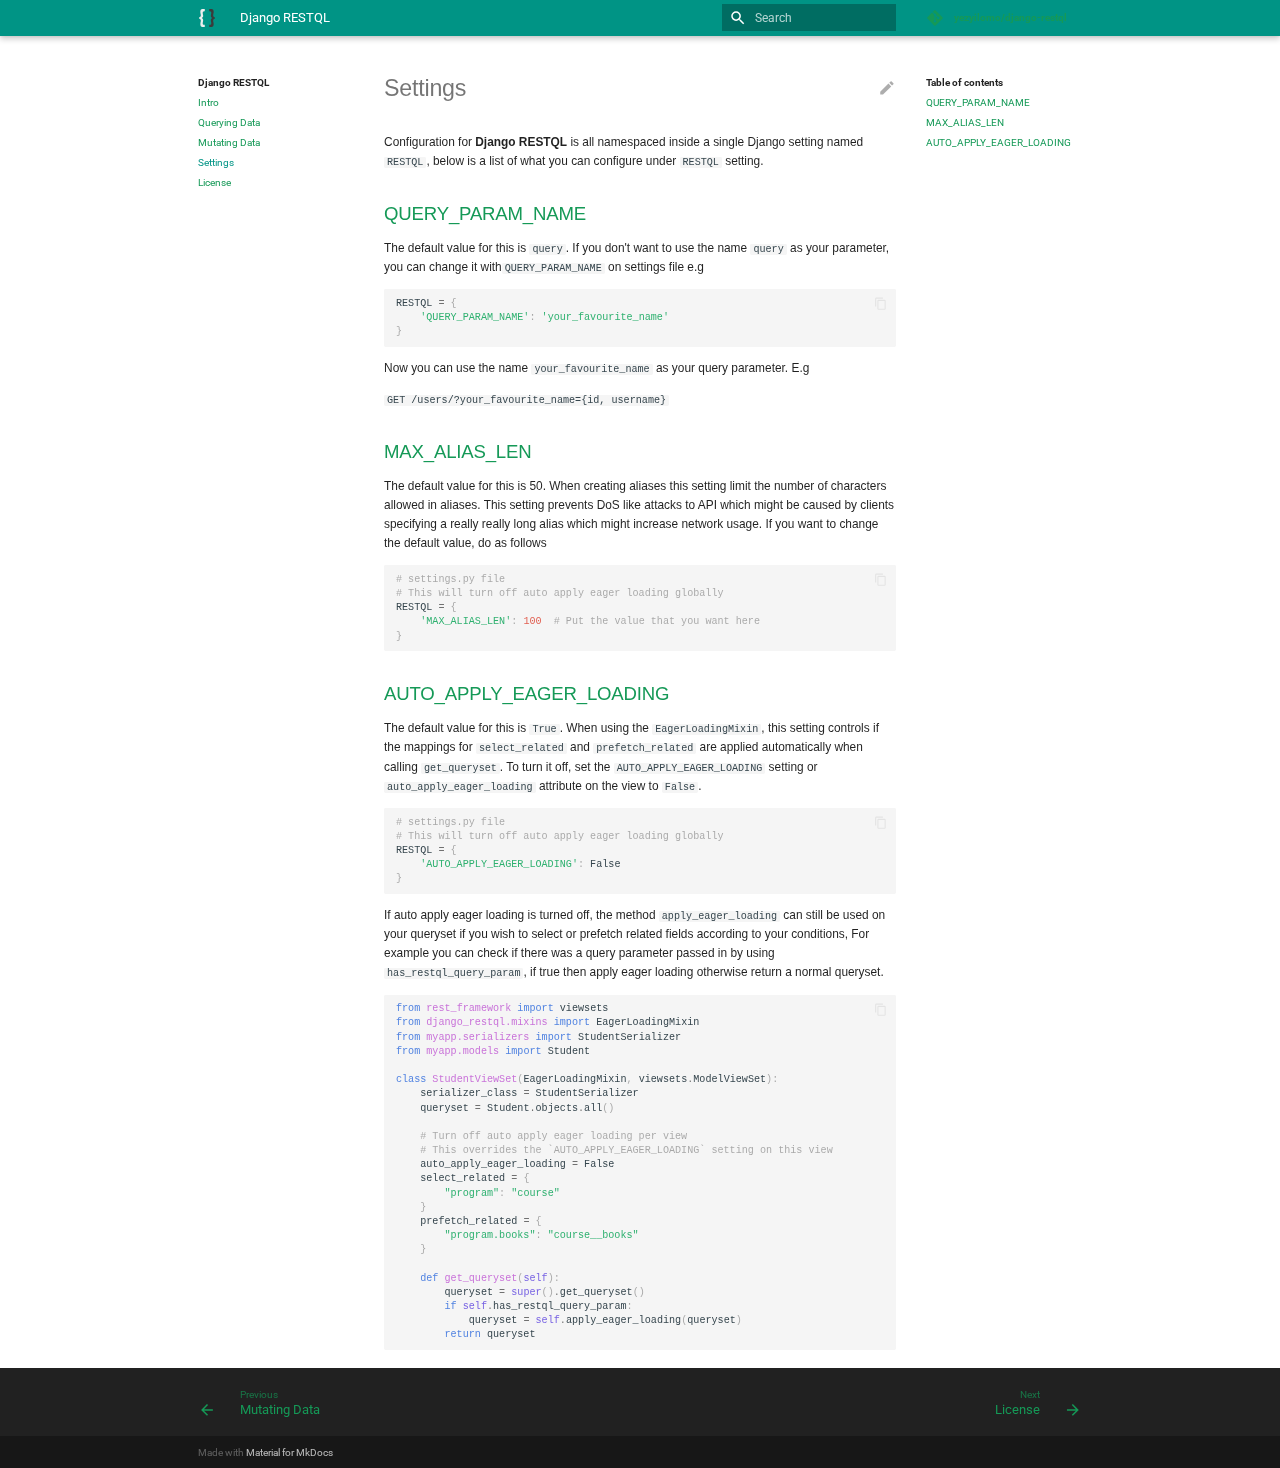
<file: settings/index.html>
<!doctype html>
<html lang="en" class="no-js">
  <head>
    
      <meta charset="utf-8">
      <meta name="viewport" content="width=device-width,initial-scale=1">
      
      
      
      <link rel="shortcut icon" href="../img/favicon.svg">
      <meta name="generator" content="mkdocs-1.1.2, mkdocs-material-5.5.0">
    
    
      
        <title>Settings - Django RESTQL</title>
      
    
    
      <link rel="stylesheet" href="../assets/stylesheets/main.b5d04df8.min.css">
      
        <link rel="stylesheet" href="../assets/stylesheets/palette.9ab2c1f8.min.css">
      
      
        
        
        <meta name="theme-color" content="#009688">
      
    
    
    
      
        <link href="https://fonts.gstatic.com" rel="preconnect" crossorigin>
        <link rel="stylesheet" href="https://fonts.googleapis.com/css?family=Roboto:300,400,400i,700%7CRoboto+Mono&display=fallback">
        <style>body,input{font-family:"Roboto",-apple-system,BlinkMacSystemFont,Helvetica,Arial,sans-serif}code,kbd,pre{font-family:"Roboto Mono",SFMono-Regular,Consolas,Menlo,monospace}</style>
      
    
    
    
      <link rel="stylesheet" href="../extra.css">
    
    
      
    
    
  </head>
  
  
    
    
    
    <body dir="ltr" data-md-color-scheme="" data-md-color-primary="teal" data-md-color-accent="teal">
  
    
    <input class="md-toggle" data-md-toggle="drawer" type="checkbox" id="__drawer" autocomplete="off">
    <input class="md-toggle" data-md-toggle="search" type="checkbox" id="__search" autocomplete="off">
    <label class="md-overlay" for="__drawer"></label>
    <div data-md-component="skip">
      
        
        <a href="#settings" class="md-skip">
          Skip to content
        </a>
      
    </div>
    <div data-md-component="announce">
      
    </div>
    
      <header class="md-header" data-md-component="header">
  <nav class="md-header-nav md-grid" aria-label="Header">
    <a href=".." title="Django RESTQL" class="md-header-nav__button md-logo" aria-label="Django RESTQL">
      
  <img src="../img/icon.svg" alt="logo">

    </a>
    <label class="md-header-nav__button md-icon" for="__drawer">
      <svg xmlns="http://www.w3.org/2000/svg" viewBox="0 0 24 24"><path d="M3 6h18v2H3V6m0 5h18v2H3v-2m0 5h18v2H3v-2z"/></svg>
    </label>
    <div class="md-header-nav__title" data-md-component="header-title">
      
        <div class="md-header-nav__ellipsis">
          <span class="md-header-nav__topic md-ellipsis">
            Django RESTQL
          </span>
          <span class="md-header-nav__topic md-ellipsis">
            
              Settings
            
          </span>
        </div>
      
    </div>
    
      <label class="md-header-nav__button md-icon" for="__search">
        <svg xmlns="http://www.w3.org/2000/svg" viewBox="0 0 24 24"><path d="M9.5 3A6.5 6.5 0 0116 9.5c0 1.61-.59 3.09-1.56 4.23l.27.27h.79l5 5-1.5 1.5-5-5v-.79l-.27-.27A6.516 6.516 0 019.5 16 6.5 6.5 0 013 9.5 6.5 6.5 0 019.5 3m0 2C7 5 5 7 5 9.5S7 14 9.5 14 14 12 14 9.5 12 5 9.5 5z"/></svg>
      </label>
      
<div class="md-search" data-md-component="search" role="dialog">
  <label class="md-search__overlay" for="__search"></label>
  <div class="md-search__inner" role="search">
    <form class="md-search__form" name="search">
      <input type="text" class="md-search__input" name="query" aria-label="Search" placeholder="Search" autocapitalize="off" autocorrect="off" autocomplete="off" spellcheck="false" data-md-component="search-query" data-md-state="active">
      <label class="md-search__icon md-icon" for="__search">
        <svg xmlns="http://www.w3.org/2000/svg" viewBox="0 0 24 24"><path d="M9.5 3A6.5 6.5 0 0116 9.5c0 1.61-.59 3.09-1.56 4.23l.27.27h.79l5 5-1.5 1.5-5-5v-.79l-.27-.27A6.516 6.516 0 019.5 16 6.5 6.5 0 013 9.5 6.5 6.5 0 019.5 3m0 2C7 5 5 7 5 9.5S7 14 9.5 14 14 12 14 9.5 12 5 9.5 5z"/></svg>
        <svg xmlns="http://www.w3.org/2000/svg" viewBox="0 0 24 24"><path d="M20 11v2H8l5.5 5.5-1.42 1.42L4.16 12l7.92-7.92L13.5 5.5 8 11h12z"/></svg>
      </label>
      <button type="reset" class="md-search__icon md-icon" aria-label="Clear" data-md-component="search-reset" tabindex="-1">
        <svg xmlns="http://www.w3.org/2000/svg" viewBox="0 0 24 24"><path d="M19 6.41L17.59 5 12 10.59 6.41 5 5 6.41 10.59 12 5 17.59 6.41 19 12 13.41 17.59 19 19 17.59 13.41 12 19 6.41z"/></svg>
      </button>
    </form>
    <div class="md-search__output">
      <div class="md-search__scrollwrap" data-md-scrollfix>
        <div class="md-search-result" data-md-component="search-result">
          <div class="md-search-result__meta">
            Initializing search
          </div>
          <ol class="md-search-result__list"></ol>
        </div>
      </div>
    </div>
  </div>
</div>
    
    
      <div class="md-header-nav__source">
        
<a href="https://github.com/yezyilomo/django-restql/" title="Go to repository" class="md-source">
  <div class="md-source__icon md-icon">
    
    <svg xmlns="http://www.w3.org/2000/svg" viewBox="0 0 448 512"><path d="M439.55 236.05L244 40.45a28.87 28.87 0 00-40.81 0l-40.66 40.63 51.52 51.52c27.06-9.14 52.68 16.77 43.39 43.68l49.66 49.66c34.23-11.8 61.18 31 35.47 56.69-26.49 26.49-70.21-2.87-56-37.34L240.22 199v121.85c25.3 12.54 22.26 41.85 9.08 55a34.34 34.34 0 01-48.55 0c-17.57-17.6-11.07-46.91 11.25-56v-123c-20.8-8.51-24.6-30.74-18.64-45L142.57 101 8.45 235.14a28.86 28.86 0 000 40.81l195.61 195.6a28.86 28.86 0 0040.8 0l194.69-194.69a28.86 28.86 0 000-40.81z"/></svg>
  </div>
  <div class="md-source__repository">
    yezyilomo/django-restql
  </div>
</a>
      </div>
    
  </nav>
</header>
    
    <div class="md-container" data-md-component="container">
      
        
      
      
        
      
      <main class="md-main" data-md-component="main">
        <div class="md-main__inner md-grid">
          
            
              <div class="md-sidebar md-sidebar--primary" data-md-component="navigation">
                <div class="md-sidebar__scrollwrap">
                  <div class="md-sidebar__inner">
                    <nav class="md-nav md-nav--primary" aria-label="Navigation" data-md-level="0">
  <label class="md-nav__title" for="__drawer">
    <a href=".." title="Django RESTQL" class="md-nav__button md-logo" aria-label="Django RESTQL">
      
  <img src="../img/icon.svg" alt="logo">

    </a>
    Django RESTQL
  </label>
  
    <div class="md-nav__source">
      
<a href="https://github.com/yezyilomo/django-restql/" title="Go to repository" class="md-source">
  <div class="md-source__icon md-icon">
    
    <svg xmlns="http://www.w3.org/2000/svg" viewBox="0 0 448 512"><path d="M439.55 236.05L244 40.45a28.87 28.87 0 00-40.81 0l-40.66 40.63 51.52 51.52c27.06-9.14 52.68 16.77 43.39 43.68l49.66 49.66c34.23-11.8 61.18 31 35.47 56.69-26.49 26.49-70.21-2.87-56-37.34L240.22 199v121.85c25.3 12.54 22.26 41.85 9.08 55a34.34 34.34 0 01-48.55 0c-17.57-17.6-11.07-46.91 11.25-56v-123c-20.8-8.51-24.6-30.74-18.64-45L142.57 101 8.45 235.14a28.86 28.86 0 000 40.81l195.61 195.6a28.86 28.86 0 0040.8 0l194.69-194.69a28.86 28.86 0 000-40.81z"/></svg>
  </div>
  <div class="md-source__repository">
    yezyilomo/django-restql
  </div>
</a>
    </div>
  
  <ul class="md-nav__list" data-md-scrollfix>
    
      
      
      


  <li class="md-nav__item">
    <a href=".." title="Intro" class="md-nav__link">
      Intro
    </a>
  </li>

    
      
      
      


  <li class="md-nav__item">
    <a href="../querying_data/" title="Querying Data" class="md-nav__link">
      Querying Data
    </a>
  </li>

    
      
      
      


  <li class="md-nav__item">
    <a href="../mutating_data/" title="Mutating Data" class="md-nav__link">
      Mutating Data
    </a>
  </li>

    
      
      
      

  


  <li class="md-nav__item md-nav__item--active">
    
    <input class="md-nav__toggle md-toggle" data-md-toggle="toc" type="checkbox" id="__toc">
    
      
    
    
      <label class="md-nav__link md-nav__link--active" for="__toc">
        Settings
        <span class="md-nav__icon md-icon">
          <svg xmlns="http://www.w3.org/2000/svg" viewBox="0 0 24 24"><path d="M3 9h14V7H3v2m0 4h14v-2H3v2m0 4h14v-2H3v2m16 0h2v-2h-2v2m0-10v2h2V7h-2m0 6h2v-2h-2v2z"/></svg>
        </span>
      </label>
    
    <a href="./" title="Settings" class="md-nav__link md-nav__link--active">
      Settings
    </a>
    
      
<nav class="md-nav md-nav--secondary" aria-label="Table of contents">
  
  
    
  
  
    <label class="md-nav__title" for="__toc">
      <span class="md-nav__icon md-icon">
        <svg xmlns="http://www.w3.org/2000/svg" viewBox="0 0 24 24"><path d="M20 11v2H8l5.5 5.5-1.42 1.42L4.16 12l7.92-7.92L13.5 5.5 8 11h12z"/></svg>
      </span>
      Table of contents
    </label>
    <ul class="md-nav__list" data-md-scrollfix>
      
        <li class="md-nav__item">
  <a href="#query_param_name" class="md-nav__link">
    QUERY_PARAM_NAME
  </a>
  
</li>
      
        <li class="md-nav__item">
  <a href="#max_alias_len" class="md-nav__link">
    MAX_ALIAS_LEN
  </a>
  
</li>
      
        <li class="md-nav__item">
  <a href="#auto_apply_eager_loading" class="md-nav__link">
    AUTO_APPLY_EAGER_LOADING
  </a>
  
</li>
      
    </ul>
  
</nav>
    
  </li>

    
      
      
      


  <li class="md-nav__item">
    <a href="../license/" title="License" class="md-nav__link">
      License
    </a>
  </li>

    
  </ul>
</nav>
                  </div>
                </div>
              </div>
            
            
              <div class="md-sidebar md-sidebar--secondary" data-md-component="toc">
                <div class="md-sidebar__scrollwrap">
                  <div class="md-sidebar__inner">
                    
<nav class="md-nav md-nav--secondary" aria-label="Table of contents">
  
  
    
  
  
    <label class="md-nav__title" for="__toc">
      <span class="md-nav__icon md-icon">
        <svg xmlns="http://www.w3.org/2000/svg" viewBox="0 0 24 24"><path d="M20 11v2H8l5.5 5.5-1.42 1.42L4.16 12l7.92-7.92L13.5 5.5 8 11h12z"/></svg>
      </span>
      Table of contents
    </label>
    <ul class="md-nav__list" data-md-scrollfix>
      
        <li class="md-nav__item">
  <a href="#query_param_name" class="md-nav__link">
    QUERY_PARAM_NAME
  </a>
  
</li>
      
        <li class="md-nav__item">
  <a href="#max_alias_len" class="md-nav__link">
    MAX_ALIAS_LEN
  </a>
  
</li>
      
        <li class="md-nav__item">
  <a href="#auto_apply_eager_loading" class="md-nav__link">
    AUTO_APPLY_EAGER_LOADING
  </a>
  
</li>
      
    </ul>
  
</nav>
                  </div>
                </div>
              </div>
            
          
          <div class="md-content">
            <article class="md-content__inner md-typeset">
              
                
                  <a href="https://github.com/yezyilomo/django-restql/edit/master/docs/settings.md" title="Edit this page" class="md-content__button md-icon">
                    <svg xmlns="http://www.w3.org/2000/svg" viewBox="0 0 24 24"><path d="M20.71 7.04c.39-.39.39-1.04 0-1.41l-2.34-2.34c-.37-.39-1.02-.39-1.41 0l-1.84 1.83 3.75 3.75M3 17.25V21h3.75L17.81 9.93l-3.75-3.75L3 17.25z"/></svg>
                  </a>
                
                
                  
                
                
                <h1 id="settings">Settings<a class="headerlink" href="#settings" title="Permanent link">&para;</a></h1>
<p>Configuration for <strong>Django RESTQL</strong> is all namespaced inside a single Django setting named <code>RESTQL</code>, below is a list of what you can configure under <code>RESTQL</code> setting.</p>
<h2 id="query_param_name">QUERY_PARAM_NAME<a class="headerlink" href="#query_param_name" title="Permanent link">&para;</a></h2>
<p>The default value for this is <code>query</code>. If you don't want to use the name <code>query</code> as your parameter, you can change it with<code>QUERY_PARAM_NAME</code> on settings file e.g</p>
<div class="codehilite"><pre><span></span><code><span class="n">RESTQL</span> <span class="o">=</span> <span class="p">{</span>
    <span class="s1">&#39;QUERY_PARAM_NAME&#39;</span><span class="p">:</span> <span class="s1">&#39;your_favourite_name&#39;</span>
<span class="p">}</span>
</code></pre></div>


<p>Now you can use the name <code>your_favourite_name</code> as your query parameter. E.g</p>
<p><code>GET /users/?your_favourite_name={id, username}</code></p>
<h2 id="max_alias_len">MAX_ALIAS_LEN<a class="headerlink" href="#max_alias_len" title="Permanent link">&para;</a></h2>
<p>The default value for this is 50. When creating aliases this setting limit the number of characters allowed in aliases. This setting prevents DoS like attacks to API which might be caused by clients specifying a really really long alias which might increase network usage. If you want to change the default value, do as follows</p>
<div class="codehilite"><pre><span></span><code><span class="c1"># settings.py file</span>
<span class="c1"># This will turn off auto apply eager loading globally</span>
<span class="n">RESTQL</span> <span class="o">=</span> <span class="p">{</span>
    <span class="s1">&#39;MAX_ALIAS_LEN&#39;</span><span class="p">:</span> <span class="mi">100</span>  <span class="c1"># Put the value that you want here</span>
<span class="p">}</span>
</code></pre></div>


<h2 id="auto_apply_eager_loading">AUTO_APPLY_EAGER_LOADING<a class="headerlink" href="#auto_apply_eager_loading" title="Permanent link">&para;</a></h2>
<p>The default value for this is <code>True</code>. When using the <code>EagerLoadingMixin</code>, this setting controls if the mappings for <code>select_related</code> and <code>prefetch_related</code> are applied automatically when calling <code>get_queryset</code>. To turn it off, set the <code>AUTO_APPLY_EAGER_LOADING</code> setting or <code>auto_apply_eager_loading</code> attribute on the view to <code>False</code>.</p>
<div class="codehilite"><pre><span></span><code><span class="c1"># settings.py file</span>
<span class="c1"># This will turn off auto apply eager loading globally</span>
<span class="n">RESTQL</span> <span class="o">=</span> <span class="p">{</span>
    <span class="s1">&#39;AUTO_APPLY_EAGER_LOADING&#39;</span><span class="p">:</span> <span class="kc">False</span>
<span class="p">}</span>
</code></pre></div>


<p>If auto apply eager loading is turned off, the method <code>apply_eager_loading</code> can still be used on your queryset if you wish to select or prefetch related fields according to your conditions, For example you can check if there was a query parameter passed in by using <code>has_restql_query_param</code>, if true then apply eager loading otherwise return a normal queryset.</p>
<div class="codehilite"><pre><span></span><code><span class="kn">from</span> <span class="nn">rest_framework</span> <span class="kn">import</span> <span class="n">viewsets</span>
<span class="kn">from</span> <span class="nn">django_restql.mixins</span> <span class="kn">import</span> <span class="n">EagerLoadingMixin</span>
<span class="kn">from</span> <span class="nn">myapp.serializers</span> <span class="kn">import</span> <span class="n">StudentSerializer</span>
<span class="kn">from</span> <span class="nn">myapp.models</span> <span class="kn">import</span> <span class="n">Student</span>

<span class="k">class</span> <span class="nc">StudentViewSet</span><span class="p">(</span><span class="n">EagerLoadingMixin</span><span class="p">,</span> <span class="n">viewsets</span><span class="o">.</span><span class="n">ModelViewSet</span><span class="p">):</span>
    <span class="n">serializer_class</span> <span class="o">=</span> <span class="n">StudentSerializer</span>
    <span class="n">queryset</span> <span class="o">=</span> <span class="n">Student</span><span class="o">.</span><span class="n">objects</span><span class="o">.</span><span class="n">all</span><span class="p">()</span>

    <span class="c1"># Turn off auto apply eager loading per view</span>
    <span class="c1"># This overrides the `AUTO_APPLY_EAGER_LOADING` setting on this view</span>
    <span class="n">auto_apply_eager_loading</span> <span class="o">=</span> <span class="kc">False</span>
    <span class="n">select_related</span> <span class="o">=</span> <span class="p">{</span>
        <span class="s2">&quot;program&quot;</span><span class="p">:</span> <span class="s2">&quot;course&quot;</span>
    <span class="p">}</span>
    <span class="n">prefetch_related</span> <span class="o">=</span> <span class="p">{</span>
        <span class="s2">&quot;program.books&quot;</span><span class="p">:</span> <span class="s2">&quot;course__books&quot;</span>
    <span class="p">}</span>

    <span class="k">def</span> <span class="nf">get_queryset</span><span class="p">(</span><span class="bp">self</span><span class="p">):</span>
        <span class="n">queryset</span> <span class="o">=</span> <span class="nb">super</span><span class="p">()</span><span class="o">.</span><span class="n">get_queryset</span><span class="p">()</span>
        <span class="k">if</span> <span class="bp">self</span><span class="o">.</span><span class="n">has_restql_query_param</span><span class="p">:</span>
            <span class="n">queryset</span> <span class="o">=</span> <span class="bp">self</span><span class="o">.</span><span class="n">apply_eager_loading</span><span class="p">(</span><span class="n">queryset</span><span class="p">)</span>
        <span class="k">return</span> <span class="n">queryset</span>
</code></pre></div>
                
              
              
                


              
            </article>
          </div>
        </div>
      </main>
      
        
<footer class="md-footer">
  
    <div class="md-footer-nav">
      <nav class="md-footer-nav__inner md-grid" aria-label="Footer">
        
          <a href="../mutating_data/" title="Mutating Data" class="md-footer-nav__link md-footer-nav__link--prev" rel="prev">
            <div class="md-footer-nav__button md-icon">
              <svg xmlns="http://www.w3.org/2000/svg" viewBox="0 0 24 24"><path d="M20 11v2H8l5.5 5.5-1.42 1.42L4.16 12l7.92-7.92L13.5 5.5 8 11h12z"/></svg>
            </div>
            <div class="md-footer-nav__title">
              <div class="md-ellipsis">
                <span class="md-footer-nav__direction">
                  Previous
                </span>
                Mutating Data
              </div>
            </div>
          </a>
        
        
          <a href="../license/" title="License" class="md-footer-nav__link md-footer-nav__link--next" rel="next">
            <div class="md-footer-nav__title">
              <div class="md-ellipsis">
                <span class="md-footer-nav__direction">
                  Next
                </span>
                License
              </div>
            </div>
            <div class="md-footer-nav__button md-icon">
              <svg xmlns="http://www.w3.org/2000/svg" viewBox="0 0 24 24"><path d="M4 11v2h12l-5.5 5.5 1.42 1.42L19.84 12l-7.92-7.92L10.5 5.5 16 11H4z"/></svg>
            </div>
          </a>
        
      </nav>
    </div>
  
  <div class="md-footer-meta md-typeset">
    <div class="md-footer-meta__inner md-grid">
      <div class="md-footer-copyright">
        
        Made with
        <a href="https://squidfunk.github.io/mkdocs-material/" target="_blank" rel="noopener">
          Material for MkDocs
        </a>
      </div>
      
    </div>
  </div>
</footer>
      
    </div>
    
      <script src="../assets/javascripts/vendor.92ffa368.min.js"></script>
      <script src="../assets/javascripts/bundle.5123e3d4.min.js"></script><script id="__lang" type="application/json">{"clipboard.copy": "Copy to clipboard", "clipboard.copied": "Copied to clipboard", "search.config.lang": "en", "search.config.pipeline": "trimmer, stopWordFilter", "search.config.separator": "[\\s\\-]+", "search.result.placeholder": "Type to start searching", "search.result.none": "No matching documents", "search.result.one": "1 matching document", "search.result.other": "# matching documents"}</script>
      
      <script>
        app = initialize({
          base: "..",
          features: [],
          search: Object.assign({
            worker: "../assets/javascripts/worker/search.a68abb33.min.js"
          }, typeof search !== "undefined" && search)
        })
      </script>
      
    
  </body>
</html>
</file>
<file: assets/stylesheets/application.1b62728e.css>
html{box-sizing:border-box}*,:after,:before{box-sizing:inherit}html{-webkit-text-size-adjust:none;-moz-text-size-adjust:none;-ms-text-size-adjust:none;text-size-adjust:none}body{margin:0}hr{overflow:visible;box-sizing:content-box}a{-webkit-text-decoration-skip:objects}a,button,input,label{-webkit-tap-highlight-color:transparent}a{color:inherit;text-decoration:none}small,sub,sup{font-size:80%}sub,sup{position:relative;line-height:0;vertical-align:baseline}sub{bottom:-.25em}sup{top:-.5em}img{border-style:none}table{border-collapse:separate;border-spacing:0}td,th{font-weight:400;vertical-align:top}button{margin:0;padding:0;border:0;outline-style:none;background:transparent;font-size:inherit}input{border:0;outline:0}.md-clipboard:before,.md-icon,.md-nav__button,.md-nav__link:after,.md-nav__title:before,.md-search-result__article--document:before,.md-source-file:before,.md-typeset .admonition>.admonition-title:before,.md-typeset .admonition>summary:before,.md-typeset .critic.comment:before,.md-typeset .footnote-backref,.md-typeset .task-list-control .task-list-indicator:before,.md-typeset details>.admonition-title:before,.md-typeset details>summary:before,.md-typeset summary:after{font-family:Material Icons;font-style:normal;font-variant:normal;font-weight:400;line-height:1;text-transform:none;white-space:nowrap;speak:none;word-wrap:normal;direction:ltr}.md-content__icon,.md-footer-nav__button,.md-header-nav__button,.md-nav__button,.md-nav__title:before,.md-search-result__article--document:before{display:inline-block;margin:.2rem;padding:.4rem;font-size:1.2rem;cursor:pointer}.md-icon--arrow-back:before{content:""}.md-icon--arrow-forward:before{content:""}.md-icon--menu:before{content:""}.md-icon--search:before{content:""}[dir=rtl] .md-icon--arrow-back:before{content:""}[dir=rtl] .md-icon--arrow-forward:before{content:""}body{-webkit-font-smoothing:antialiased;-moz-osx-font-smoothing:grayscale}body,input{color:rgba(0,0,0,.87);font-feature-settings:"kern","liga";font-family:Helvetica Neue,Helvetica,Arial,sans-serif}code,kbd,pre{color:rgba(0,0,0,.87);font-feature-settings:"kern";font-family:Courier New,Courier,monospace}.md-typeset{font-size:.8rem;line-height:1.6;-webkit-print-color-adjust:exact}.md-typeset blockquote,.md-typeset ol,.md-typeset p,.md-typeset ul{margin:1em 0}.md-typeset h1{margin:0 0 2rem;color:rgba(0,0,0,.54);font-size:1.5625rem;line-height:1.3}.md-typeset h1,.md-typeset h2{font-weight:300;letter-spacing:-.01em}.md-typeset h2{margin:2rem 0 .8rem;font-size:1.25rem;line-height:1.4}.md-typeset h3{margin:1.6rem 0 .8rem;font-size:1rem;font-weight:400;letter-spacing:-.01em;line-height:1.5}.md-typeset h2+h3{margin-top:.8rem}.md-typeset h4{font-size:.8rem}.md-typeset h4,.md-typeset h5,.md-typeset h6{margin:.8rem 0;font-weight:700;letter-spacing:-.01em}.md-typeset h5,.md-typeset h6{color:rgba(0,0,0,.54);font-size:.64rem}.md-typeset h5{text-transform:uppercase}.md-typeset hr{margin:1.5em 0;border-bottom:.05rem dotted rgba(0,0,0,.26)}.md-typeset a{color:#3f51b5;word-break:break-word}.md-typeset a,.md-typeset a:before{-webkit-transition:color .125s;transition:color .125s}.md-typeset a:active,.md-typeset a:hover{color:#536dfe}.md-typeset code,.md-typeset pre{background-color:hsla(0,0%,92.5%,.5);color:#37474f;font-size:85%;direction:ltr}.md-typeset code{margin:0 .29412em;padding:.07353em 0;border-radius:.1rem;box-shadow:.29412em 0 0 hsla(0,0%,92.5%,.5),-.29412em 0 0 hsla(0,0%,92.5%,.5);word-break:break-word;-webkit-box-decoration-break:clone;box-decoration-break:clone}.md-typeset h1 code,.md-typeset h2 code,.md-typeset h3 code,.md-typeset h4 code,.md-typeset h5 code,.md-typeset h6 code{margin:0;background-color:transparent;box-shadow:none}.md-typeset a>code{margin:inherit;padding:inherit;border-radius:initial;background-color:inherit;color:inherit;box-shadow:none}.md-typeset pre{position:relative;margin:1em 0;border-radius:.1rem;line-height:1.4;-webkit-overflow-scrolling:touch}.md-typeset pre>code{display:block;margin:0;padding:.525rem .6rem;background-color:transparent;font-size:inherit;box-shadow:none;-webkit-box-decoration-break:slice;box-decoration-break:slice;overflow:auto}.md-typeset pre>code::-webkit-scrollbar{width:.2rem;height:.2rem}.md-typeset pre>code::-webkit-scrollbar-thumb{background-color:rgba(0,0,0,.26)}.md-typeset pre>code::-webkit-scrollbar-thumb:hover{background-color:#536dfe}.md-typeset kbd{padding:0 .29412em;border-radius:.15rem;border:.05rem solid #c9c9c9;border-bottom-color:#bcbcbc;background-color:#fcfcfc;color:#555;font-size:85%;box-shadow:0 .05rem 0 #b0b0b0;word-break:break-word}.md-typeset mark{margin:0 .25em;padding:.0625em 0;border-radius:.1rem;background-color:rgba(255,235,59,.5);box-shadow:.25em 0 0 rgba(255,235,59,.5),-.25em 0 0 rgba(255,235,59,.5);word-break:break-word;-webkit-box-decoration-break:clone;box-decoration-break:clone}.md-typeset abbr{border-bottom:.05rem dotted rgba(0,0,0,.54);text-decoration:none;cursor:help}.md-typeset small{opacity:.75}.md-typeset sub,.md-typeset sup{margin-left:.07812em}[dir=rtl] .md-typeset sub,[dir=rtl] .md-typeset sup{margin-right:.07812em;margin-left:0}.md-typeset blockquote{padding-left:.6rem;border-left:.2rem solid rgba(0,0,0,.26);color:rgba(0,0,0,.54)}[dir=rtl] .md-typeset blockquote{padding-right:.6rem;padding-left:0;border-right:.2rem solid rgba(0,0,0,.26);border-left:initial}.md-typeset ul{list-style-type:disc}.md-typeset ol,.md-typeset ul{margin-left:.625em;padding:0}[dir=rtl] .md-typeset ol,[dir=rtl] .md-typeset ul{margin-right:.625em;margin-left:0}.md-typeset ol ol,.md-typeset ul ol{list-style-type:lower-alpha}.md-typeset ol ol ol,.md-typeset ul ol ol{list-style-type:lower-roman}.md-typeset ol li,.md-typeset ul li{margin-bottom:.5em;margin-left:1.25em}[dir=rtl] .md-typeset ol li,[dir=rtl] .md-typeset ul li{margin-right:1.25em;margin-left:0}.md-typeset ol li blockquote,.md-typeset ol li p,.md-typeset ul li blockquote,.md-typeset ul li p{margin:.5em 0}.md-typeset ol li:last-child,.md-typeset ul li:last-child{margin-bottom:0}.md-typeset ol li ol,.md-typeset ol li ul,.md-typeset ul li ol,.md-typeset ul li ul{margin:.5em 0 .5em .625em}[dir=rtl] .md-typeset ol li ol,[dir=rtl] .md-typeset ol li ul,[dir=rtl] .md-typeset ul li ol,[dir=rtl] .md-typeset ul li ul{margin-right:.625em;margin-left:0}.md-typeset dd{margin:1em 0 1em 1.875em}[dir=rtl] .md-typeset dd{margin-right:1.875em;margin-left:0}.md-typeset iframe,.md-typeset img,.md-typeset svg{max-width:100%}.md-typeset table:not([class]){box-shadow:0 2px 2px 0 rgba(0,0,0,.14),0 1px 5px 0 rgba(0,0,0,.12),0 3px 1px -2px rgba(0,0,0,.2);display:inline-block;max-width:100%;border-radius:.1rem;font-size:.64rem;overflow:auto;-webkit-overflow-scrolling:touch}.md-typeset table:not([class])+*{margin-top:1.5em}.md-typeset table:not([class]) td:not([align]),.md-typeset table:not([class]) th:not([align]){text-align:left}[dir=rtl] .md-typeset table:not([class]) td:not([align]),[dir=rtl] .md-typeset table:not([class]) th:not([align]){text-align:right}.md-typeset table:not([class]) th{min-width:5rem;padding:.6rem .8rem;background-color:rgba(0,0,0,.54);color:#fff;vertical-align:top}.md-typeset table:not([class]) td{padding:.6rem .8rem;border-top:.05rem solid rgba(0,0,0,.07);vertical-align:top}.md-typeset table:not([class]) tr{-webkit-transition:background-color .125s;transition:background-color .125s}.md-typeset table:not([class]) tr:hover{background-color:rgba(0,0,0,.035);box-shadow:inset 0 .05rem 0 #fff}.md-typeset table:not([class]) tr:first-child td{border-top:0}.md-typeset table:not([class]) a{word-break:normal}.md-typeset__scrollwrap{margin:1em -.8rem;overflow-x:auto;-webkit-overflow-scrolling:touch}.md-typeset .md-typeset__table{display:inline-block;margin-bottom:.5em;padding:0 .8rem}.md-typeset .md-typeset__table table{display:table;width:100%;margin:0;overflow:hidden}html{font-size:125%;overflow-x:hidden}body,html{height:100%}body{position:relative;font-size:.5rem}hr{display:block;height:.05rem;padding:0;border:0}.md-svg{display:none}.md-grid{max-width:61rem;margin-right:auto;margin-left:auto}.md-container,.md-main{overflow:auto}.md-container{display:table;width:100%;height:100%;padding-top:2.4rem;table-layout:fixed}.md-main{display:table-row;height:100%}.md-main__inner{height:100%;padding-top:1.5rem;padding-bottom:.05rem}.md-toggle{display:none}.md-overlay{position:fixed;top:0;width:0;height:0;-webkit-transition:width 0s .25s,height 0s .25s,opacity .25s;transition:width 0s .25s,height 0s .25s,opacity .25s;background-color:rgba(0,0,0,.54);opacity:0;z-index:3}.md-flex{display:table}.md-flex__cell{display:table-cell;position:relative;vertical-align:top}.md-flex__cell--shrink{width:0}.md-flex__cell--stretch{display:table;width:100%;table-layout:fixed}.md-flex__ellipsis{display:table-cell;text-overflow:ellipsis;white-space:nowrap;overflow:hidden}.md-skip{position:fixed;width:.05rem;height:.05rem;margin:.5rem;padding:.3rem .5rem;-webkit-transform:translateY(.4rem);transform:translateY(.4rem);border-radius:.1rem;background-color:rgba(0,0,0,.87);color:#fff;font-size:.64rem;opacity:0;overflow:hidden}.md-skip:focus{width:auto;height:auto;clip:auto;-webkit-transform:translateX(0);transform:translateX(0);-webkit-transition:opacity .175s 75ms,-webkit-transform .25s cubic-bezier(.4,0,.2,1);transition:opacity .175s 75ms,-webkit-transform .25s cubic-bezier(.4,0,.2,1);transition:transform .25s cubic-bezier(.4,0,.2,1),opacity .175s 75ms;transition:transform .25s cubic-bezier(.4,0,.2,1),opacity .175s 75ms,-webkit-transform .25s cubic-bezier(.4,0,.2,1);opacity:1;z-index:10}@page{margin:25mm}.md-clipboard{position:absolute;top:.3rem;right:.3rem;width:1.4rem;height:1.4rem;border-radius:.1rem;font-size:.8rem;cursor:pointer;z-index:1;-webkit-backface-visibility:hidden;backface-visibility:hidden}.md-clipboard:before{-webkit-transition:color .25s,opacity .25s;transition:color .25s,opacity .25s;color:rgba(0,0,0,.07);content:"\E14D"}.codehilite:hover .md-clipboard:before,.md-typeset .highlight:hover .md-clipboard:before,pre:hover .md-clipboard:before{color:rgba(0,0,0,.54)}.md-clipboard:focus:before,.md-clipboard:hover:before{color:#536dfe}.md-clipboard__message{display:block;position:absolute;top:0;right:1.7rem;padding:.3rem .5rem;-webkit-transform:translateX(.4rem);transform:translateX(.4rem);-webkit-transition:opacity .175s,-webkit-transform .25s cubic-bezier(.9,.1,.9,0);transition:opacity .175s,-webkit-transform .25s cubic-bezier(.9,.1,.9,0);transition:transform .25s cubic-bezier(.9,.1,.9,0),opacity .175s;transition:transform .25s cubic-bezier(.9,.1,.9,0),opacity .175s,-webkit-transform .25s cubic-bezier(.9,.1,.9,0);border-radius:.1rem;background-color:rgba(0,0,0,.54);color:#fff;font-size:.64rem;white-space:nowrap;opacity:0;pointer-events:none}.md-clipboard__message--active{-webkit-transform:translateX(0);transform:translateX(0);-webkit-transition:opacity .175s 75ms,-webkit-transform .25s cubic-bezier(.4,0,.2,1);transition:opacity .175s 75ms,-webkit-transform .25s cubic-bezier(.4,0,.2,1);transition:transform .25s cubic-bezier(.4,0,.2,1),opacity .175s 75ms;transition:transform .25s cubic-bezier(.4,0,.2,1),opacity .175s 75ms,-webkit-transform .25s cubic-bezier(.4,0,.2,1);opacity:1;pointer-events:auto}.md-clipboard__message:before{content:attr(aria-label)}.md-clipboard__message:after{display:block;position:absolute;top:50%;right:-.2rem;width:0;margin-top:-.2rem;border-color:transparent rgba(0,0,0,.54);border-style:solid;border-width:.2rem 0 .2rem .2rem;content:""}.md-content__inner{margin:0 .8rem 1.2rem;padding-top:.6rem}.md-content__inner:before{display:block;height:.4rem;content:""}.md-content__inner>:last-child{margin-bottom:0}.md-content__icon{position:relative;margin:.4rem 0;padding:0;float:right}.md-typeset .md-content__icon{color:rgba(0,0,0,.26)}.md-header{position:fixed;top:0;right:0;left:0;height:2.4rem;-webkit-transition:background-color .25s,color .25s;transition:background-color .25s,color .25s;background-color:#3f51b5;color:#fff;box-shadow:none;z-index:2;-webkit-backface-visibility:hidden;backface-visibility:hidden}.no-js .md-header{-webkit-transition:none;transition:none;box-shadow:none}.md-header[data-md-state=shadow]{-webkit-transition:background-color .25s,color .25s,box-shadow .25s;transition:background-color .25s,color .25s,box-shadow .25s;box-shadow:0 0 .2rem rgba(0,0,0,.1),0 .2rem .4rem rgba(0,0,0,.2)}.md-header-nav{padding:0 .2rem}.md-header-nav__button{position:relative;-webkit-transition:opacity .25s;transition:opacity .25s;z-index:1}.md-header-nav__button:hover{opacity:.7}.md-header-nav__button.md-logo *{display:block}.no-js .md-header-nav__button.md-icon--search{display:none}.md-header-nav__topic{display:block;position:absolute;-webkit-transition:opacity .15s,-webkit-transform .4s cubic-bezier(.1,.7,.1,1);transition:opacity .15s,-webkit-transform .4s cubic-bezier(.1,.7,.1,1);transition:transform .4s cubic-bezier(.1,.7,.1,1),opacity .15s;transition:transform .4s cubic-bezier(.1,.7,.1,1),opacity .15s,-webkit-transform .4s cubic-bezier(.1,.7,.1,1);text-overflow:ellipsis;white-space:nowrap;overflow:hidden}.md-header-nav__topic+.md-header-nav__topic{-webkit-transform:translateX(1.25rem);transform:translateX(1.25rem);-webkit-transition:opacity .15s,-webkit-transform .4s cubic-bezier(1,.7,.1,.1);transition:opacity .15s,-webkit-transform .4s cubic-bezier(1,.7,.1,.1);transition:transform .4s cubic-bezier(1,.7,.1,.1),opacity .15s;transition:transform .4s cubic-bezier(1,.7,.1,.1),opacity .15s,-webkit-transform .4s cubic-bezier(1,.7,.1,.1);opacity:0;z-index:-1;pointer-events:none}[dir=rtl] .md-header-nav__topic+.md-header-nav__topic{-webkit-transform:translateX(-1.25rem);transform:translateX(-1.25rem)}.no-js .md-header-nav__topic{position:static}.no-js .md-header-nav__topic+.md-header-nav__topic{display:none}.md-header-nav__title{padding:0 1rem;font-size:.9rem;line-height:2.4rem}.md-header-nav__title[data-md-state=active] .md-header-nav__topic{-webkit-transform:translateX(-1.25rem);transform:translateX(-1.25rem);-webkit-transition:opacity .15s,-webkit-transform .4s cubic-bezier(1,.7,.1,.1);transition:opacity .15s,-webkit-transform .4s cubic-bezier(1,.7,.1,.1);transition:transform .4s cubic-bezier(1,.7,.1,.1),opacity .15s;transition:transform .4s cubic-bezier(1,.7,.1,.1),opacity .15s,-webkit-transform .4s cubic-bezier(1,.7,.1,.1);opacity:0;z-index:-1;pointer-events:none}[dir=rtl] .md-header-nav__title[data-md-state=active] .md-header-nav__topic{-webkit-transform:translateX(1.25rem);transform:translateX(1.25rem)}.md-header-nav__title[data-md-state=active] .md-header-nav__topic+.md-header-nav__topic{-webkit-transform:translateX(0);transform:translateX(0);-webkit-transition:opacity .15s,-webkit-transform .4s cubic-bezier(.1,.7,.1,1);transition:opacity .15s,-webkit-transform .4s cubic-bezier(.1,.7,.1,1);transition:transform .4s cubic-bezier(.1,.7,.1,1),opacity .15s;transition:transform .4s cubic-bezier(.1,.7,.1,1),opacity .15s,-webkit-transform .4s cubic-bezier(.1,.7,.1,1);opacity:1;z-index:0;pointer-events:auto}.md-header-nav__source{display:none}.md-hero{-webkit-transition:background .25s;transition:background .25s;background-color:#3f51b5;color:#fff;font-size:1rem;overflow:hidden}.md-hero__inner{margin-top:1rem;padding:.8rem .8rem .4rem;-webkit-transition:opacity .25s,-webkit-transform .4s cubic-bezier(.1,.7,.1,1);transition:opacity .25s,-webkit-transform .4s cubic-bezier(.1,.7,.1,1);transition:transform .4s cubic-bezier(.1,.7,.1,1),opacity .25s;transition:transform .4s cubic-bezier(.1,.7,.1,1),opacity .25s,-webkit-transform .4s cubic-bezier(.1,.7,.1,1);-webkit-transition-delay:.1s;transition-delay:.1s}[data-md-state=hidden] .md-hero__inner{pointer-events:none;-webkit-transform:translateY(.625rem);transform:translateY(.625rem);-webkit-transition:opacity .1s 0s,-webkit-transform 0s .4s;transition:opacity .1s 0s,-webkit-transform 0s .4s;transition:transform 0s .4s,opacity .1s 0s;transition:transform 0s .4s,opacity .1s 0s,-webkit-transform 0s .4s;opacity:0}.md-hero--expand .md-hero__inner{margin-bottom:1.2rem}.md-footer-nav{background-color:rgba(0,0,0,.87);color:#fff}.md-footer-nav__inner{padding:.2rem;overflow:auto}.md-footer-nav__link{padding-top:1.4rem;padding-bottom:.4rem;-webkit-transition:opacity .25s;transition:opacity .25s}.md-footer-nav__link:hover{opacity:.7}.md-footer-nav__link--prev{width:25%;float:left}[dir=rtl] .md-footer-nav__link--prev{float:right}.md-footer-nav__link--next{width:75%;float:right;text-align:right}[dir=rtl] .md-footer-nav__link--next{float:left;text-align:left}.md-footer-nav__button{-webkit-transition:background .25s;transition:background .25s}.md-footer-nav__title{position:relative;padding:0 1rem;font-size:.9rem;line-height:2.4rem}.md-footer-nav__direction{position:absolute;right:0;left:0;margin-top:-1rem;padding:0 1rem;color:hsla(0,0%,100%,.7);font-size:.75rem}.md-footer-meta{background-color:rgba(0,0,0,.895)}.md-footer-meta__inner{padding:.2rem;overflow:auto}html .md-footer-meta.md-typeset a{color:hsla(0,0%,100%,.7)}html .md-footer-meta.md-typeset a:focus,html .md-footer-meta.md-typeset a:hover{color:#fff}.md-footer-copyright{margin:0 .6rem;padding:.4rem 0;color:hsla(0,0%,100%,.3);font-size:.64rem}.md-footer-copyright__highlight{color:hsla(0,0%,100%,.7)}.md-footer-social{margin:0 .4rem;padding:.2rem 0 .6rem}.md-footer-social__link{display:inline-block;width:1.6rem;height:1.6rem;font-size:.8rem;text-align:center}.md-footer-social__link:before{line-height:1.9}.md-nav{font-size:.7rem;line-height:1.3}.md-nav__title{display:block;padding:0 .6rem;font-weight:700;text-overflow:ellipsis;overflow:hidden}.md-nav__title:before{display:none;content:"\E5C4"}[dir=rtl] .md-nav__title:before{content:"\E5C8"}.md-nav__title .md-nav__button{display:none}.md-nav__list{margin:0;padding:0;list-style:none}.md-nav__item{padding:0 .6rem}.md-nav__item:last-child{padding-bottom:.6rem}.md-nav__item .md-nav__item{padding-right:0}[dir=rtl] .md-nav__item .md-nav__item{padding-right:.6rem;padding-left:0}.md-nav__item .md-nav__item:last-child{padding-bottom:0}.md-nav__button img{width:100%;height:auto}.md-nav__link{display:block;margin-top:.625em;-webkit-transition:color .125s;transition:color .125s;text-overflow:ellipsis;cursor:pointer;overflow:hidden}.md-nav__item--nested>.md-nav__link:after{content:"\E313"}html .md-nav__link[for=__toc],html .md-nav__link[for=__toc]+.md-nav__link:after,html .md-nav__link[for=__toc]~.md-nav{display:none}.md-nav__link[data-md-state=blur]{color:rgba(0,0,0,.54)}.md-nav__link--active,.md-nav__link:active{color:#3f51b5}.md-nav__item--nested>.md-nav__link{color:inherit}.md-nav__link:focus,.md-nav__link:hover{color:#536dfe}.md-nav__source,.no-js .md-search{display:none}.md-search__overlay{opacity:0;z-index:1}.md-search__form{position:relative}.md-search__input{position:relative;padding:0 2.2rem 0 3.6rem;text-overflow:ellipsis;z-index:2}[dir=rtl] .md-search__input{padding:0 3.6rem 0 2.2rem}.md-search__input::-webkit-input-placeholder{-webkit-transition:color .25s cubic-bezier(.1,.7,.1,1);transition:color .25s cubic-bezier(.1,.7,.1,1)}.md-search__input::-moz-placeholder{-moz-transition:color .25s cubic-bezier(.1,.7,.1,1);transition:color .25s cubic-bezier(.1,.7,.1,1)}.md-search__input:-ms-input-placeholder{-ms-transition:color .25s cubic-bezier(.1,.7,.1,1);transition:color .25s cubic-bezier(.1,.7,.1,1)}.md-search__input::-ms-input-placeholder{-ms-transition:color .25s cubic-bezier(.1,.7,.1,1);transition:color .25s cubic-bezier(.1,.7,.1,1)}.md-search__input::placeholder{-webkit-transition:color .25s cubic-bezier(.1,.7,.1,1);transition:color .25s cubic-bezier(.1,.7,.1,1)}.md-search__input::-webkit-input-placeholder{color:rgba(0,0,0,.54)}.md-search__input::-moz-placeholder{color:rgba(0,0,0,.54)}.md-search__input:-ms-input-placeholder{color:rgba(0,0,0,.54)}.md-search__input::-ms-input-placeholder{color:rgba(0,0,0,.54)}.md-search__input::placeholder,.md-search__input~.md-search__icon{color:rgba(0,0,0,.54)}.md-search__input::-ms-clear{display:none}.md-search__icon{position:absolute;-webkit-transition:color .25s cubic-bezier(.1,.7,.1,1),opacity .25s;transition:color .25s cubic-bezier(.1,.7,.1,1),opacity .25s;font-size:1.2rem;cursor:pointer;z-index:2}.md-search__icon:hover{opacity:.7}.md-search__icon[for=__search]{top:.3rem;left:.5rem}[dir=rtl] .md-search__icon[for=__search]{right:.5rem;left:auto}.md-search__icon[for=__search]:before{content:"\E8B6"}.md-search__icon[type=reset]{top:.3rem;right:.5rem;-webkit-transform:scale(.125);transform:scale(.125);-webkit-transition:opacity .15s,-webkit-transform .15s cubic-bezier(.1,.7,.1,1);transition:opacity .15s,-webkit-transform .15s cubic-bezier(.1,.7,.1,1);transition:transform .15s cubic-bezier(.1,.7,.1,1),opacity .15s;transition:transform .15s cubic-bezier(.1,.7,.1,1),opacity .15s,-webkit-transform .15s cubic-bezier(.1,.7,.1,1);opacity:0}[dir=rtl] .md-search__icon[type=reset]{right:auto;left:.5rem}[data-md-toggle=search]:checked~.md-header .md-search__input:valid~.md-search__icon[type=reset]{-webkit-transform:scale(1);transform:scale(1);opacity:1}[data-md-toggle=search]:checked~.md-header .md-search__input:valid~.md-search__icon[type=reset]:hover{opacity:.7}.md-search__output{position:absolute;width:100%;border-radius:0 0 .1rem .1rem;overflow:hidden;z-index:1}.md-search__scrollwrap{height:100%;background-color:#fff;box-shadow:inset 0 .05rem 0 rgba(0,0,0,.07);overflow-y:auto;-webkit-overflow-scrolling:touch}.md-search-result{color:rgba(0,0,0,.87);word-break:break-word}.md-search-result__meta{padding:0 .8rem;background-color:rgba(0,0,0,.07);color:rgba(0,0,0,.54);font-size:.64rem;line-height:1.8rem}.md-search-result__list{margin:0;padding:0;border-top:.05rem solid rgba(0,0,0,.07);list-style:none}.md-search-result__item{box-shadow:0 -.05rem 0 rgba(0,0,0,.07)}.md-search-result__link{display:block;-webkit-transition:background .25s;transition:background .25s;outline:0;overflow:hidden}.md-search-result__link:hover,.md-search-result__link[data-md-state=active]{background-color:rgba(83,109,254,.1)}.md-search-result__link:hover .md-search-result__article:before,.md-search-result__link[data-md-state=active] .md-search-result__article:before{opacity:.7}.md-search-result__link:last-child .md-search-result__teaser{margin-bottom:.6rem}.md-search-result__article{position:relative;padding:0 .8rem;overflow:auto}.md-search-result__article--document:before{position:absolute;left:0;margin:.1rem;-webkit-transition:opacity .25s;transition:opacity .25s;color:rgba(0,0,0,.54);content:"\E880"}[dir=rtl] .md-search-result__article--document:before{right:0;left:auto}.md-search-result__article--document .md-search-result__title{margin:.55rem 0;font-size:.8rem;font-weight:400;line-height:1.4}.md-search-result__title{margin:.5em 0;font-size:.64rem;font-weight:700;line-height:1.4}.md-search-result__teaser{display:-webkit-box;max-height:1.65rem;margin:.5em 0;color:rgba(0,0,0,.54);font-size:.64rem;line-height:1.4;text-overflow:ellipsis;overflow:hidden;-webkit-box-orient:vertical;-webkit-line-clamp:2}.md-search-result em{font-style:normal;font-weight:700;text-decoration:underline}.md-sidebar{position:absolute;width:12.1rem;padding:1.2rem 0;overflow:hidden}.md-sidebar[data-md-state=lock]{position:fixed;top:2.4rem}.md-sidebar--secondary{display:none}.md-sidebar__scrollwrap{max-height:100%;margin:0 .2rem;overflow-y:auto;-webkit-backface-visibility:hidden;backface-visibility:hidden}.md-sidebar__scrollwrap::-webkit-scrollbar{width:.2rem;height:.2rem}.md-sidebar__scrollwrap::-webkit-scrollbar-thumb{background-color:rgba(0,0,0,.26)}.md-sidebar__scrollwrap::-webkit-scrollbar-thumb:hover{background-color:#536dfe}@-webkit-keyframes md-source__facts--done{0%{height:0}to{height:.65rem}}@keyframes md-source__facts--done{0%{height:0}to{height:.65rem}}@-webkit-keyframes md-source__fact--done{0%{-webkit-transform:translateY(100%);transform:translateY(100%);opacity:0}50%{opacity:0}to{-webkit-transform:translateY(0);transform:translateY(0);opacity:1}}@keyframes md-source__fact--done{0%{-webkit-transform:translateY(100%);transform:translateY(100%);opacity:0}50%{opacity:0}to{-webkit-transform:translateY(0);transform:translateY(0);opacity:1}}.md-source{display:block;padding-right:.6rem;-webkit-transition:opacity .25s;transition:opacity .25s;font-size:.65rem;line-height:1.2;white-space:nowrap}[dir=rtl] .md-source{padding-right:0;padding-left:.6rem}.md-source:hover{opacity:.7}.md-source:after,.md-source__icon{display:inline-block;height:2.4rem;content:"";vertical-align:middle}.md-source__icon{width:2.4rem}.md-source__icon svg{width:1.2rem;height:1.2rem;margin-top:.6rem;margin-left:.6rem}[dir=rtl] .md-source__icon svg{margin-right:.6rem;margin-left:0}.md-source__icon+.md-source__repository{margin-left:-2rem;padding-left:2rem}[dir=rtl] .md-source__icon+.md-source__repository{margin-right:-2rem;margin-left:0;padding-right:2rem;padding-left:0}.md-source__repository{display:inline-block;max-width:100%;margin-left:.6rem;font-weight:700;text-overflow:ellipsis;overflow:hidden;vertical-align:middle}.md-source__facts{margin:0;padding:0;font-size:.55rem;font-weight:700;list-style-type:none;opacity:.75;overflow:hidden}[data-md-state=done] .md-source__facts{-webkit-animation:md-source__facts--done .25s ease-in;animation:md-source__facts--done .25s ease-in}.md-source__fact{float:left}[dir=rtl] .md-source__fact{float:right}[data-md-state=done] .md-source__fact{-webkit-animation:md-source__fact--done .4s ease-out;animation:md-source__fact--done .4s ease-out}.md-source__fact:before{margin:0 .1rem;content:"\00B7"}.md-source__fact:first-child:before{display:none}.md-source-file{display:inline-block;margin:1em .5em 1em 0;padding-right:.25rem;border-radius:.1rem;background-color:rgba(0,0,0,.07);font-size:.64rem;list-style-type:none;cursor:pointer;overflow:hidden}.md-source-file:before{display:inline-block;margin-right:.25rem;padding:.25rem;background-color:rgba(0,0,0,.26);color:#fff;font-size:.8rem;content:"\E86F";vertical-align:middle}html .md-source-file{-webkit-transition:background .4s,color .4s,box-shadow .4s cubic-bezier(.4,0,.2,1);transition:background .4s,color .4s,box-shadow .4s cubic-bezier(.4,0,.2,1)}html .md-source-file:before{-webkit-transition:inherit;transition:inherit}html body .md-typeset .md-source-file{color:rgba(0,0,0,.54)}.md-source-file:hover{box-shadow:0 0 8px rgba(0,0,0,.18),0 8px 16px rgba(0,0,0,.36)}.md-source-file:hover:before{background-color:#536dfe}.md-tabs{width:100%;-webkit-transition:background .25s;transition:background .25s;background-color:#3f51b5;color:#fff;overflow:auto}.md-tabs__list{margin:0 0 0 .2rem;padding:0;list-style:none;white-space:nowrap}.md-tabs__item{display:inline-block;height:2.4rem;padding-right:.6rem;padding-left:.6rem}.md-tabs__link{display:block;margin-top:.8rem;-webkit-transition:opacity .25s,-webkit-transform .4s cubic-bezier(.1,.7,.1,1);transition:opacity .25s,-webkit-transform .4s cubic-bezier(.1,.7,.1,1);transition:transform .4s cubic-bezier(.1,.7,.1,1),opacity .25s;transition:transform .4s cubic-bezier(.1,.7,.1,1),opacity .25s,-webkit-transform .4s cubic-bezier(.1,.7,.1,1);font-size:.7rem;opacity:.7}.md-tabs__link--active,.md-tabs__link:hover{color:inherit;opacity:1}.md-tabs__item:nth-child(2) .md-tabs__link{-webkit-transition-delay:.02s;transition-delay:.02s}.md-tabs__item:nth-child(3) .md-tabs__link{-webkit-transition-delay:.04s;transition-delay:.04s}.md-tabs__item:nth-child(4) .md-tabs__link{-webkit-transition-delay:.06s;transition-delay:.06s}.md-tabs__item:nth-child(5) .md-tabs__link{-webkit-transition-delay:.08s;transition-delay:.08s}.md-tabs__item:nth-child(6) .md-tabs__link{-webkit-transition-delay:.1s;transition-delay:.1s}.md-tabs__item:nth-child(7) .md-tabs__link{-webkit-transition-delay:.12s;transition-delay:.12s}.md-tabs__item:nth-child(8) .md-tabs__link{-webkit-transition-delay:.14s;transition-delay:.14s}.md-tabs__item:nth-child(9) .md-tabs__link{-webkit-transition-delay:.16s;transition-delay:.16s}.md-tabs__item:nth-child(10) .md-tabs__link{-webkit-transition-delay:.18s;transition-delay:.18s}.md-tabs__item:nth-child(11) .md-tabs__link{-webkit-transition-delay:.2s;transition-delay:.2s}.md-tabs__item:nth-child(12) .md-tabs__link{-webkit-transition-delay:.22s;transition-delay:.22s}.md-tabs__item:nth-child(13) .md-tabs__link{-webkit-transition-delay:.24s;transition-delay:.24s}.md-tabs__item:nth-child(14) .md-tabs__link{-webkit-transition-delay:.26s;transition-delay:.26s}.md-tabs__item:nth-child(15) .md-tabs__link{-webkit-transition-delay:.28s;transition-delay:.28s}.md-tabs__item:nth-child(16) .md-tabs__link{-webkit-transition-delay:.3s;transition-delay:.3s}.md-tabs[data-md-state=hidden]{pointer-events:none}.md-tabs[data-md-state=hidden] .md-tabs__link{-webkit-transform:translateY(50%);transform:translateY(50%);-webkit-transition:color .25s,opacity .1s,-webkit-transform 0s .4s;transition:color .25s,opacity .1s,-webkit-transform 0s .4s;transition:color .25s,transform 0s .4s,opacity .1s;transition:color .25s,transform 0s .4s,opacity .1s,-webkit-transform 0s .4s;opacity:0}.md-typeset .admonition,.md-typeset details{box-shadow:0 2px 2px 0 rgba(0,0,0,.14),0 1px 5px 0 rgba(0,0,0,.12),0 3px 1px -2px rgba(0,0,0,.2);position:relative;margin:1.5625em 0;padding:0 .6rem;border-left:.2rem solid #448aff;border-radius:.1rem;font-size:.64rem;overflow:auto}[dir=rtl] .md-typeset .admonition,[dir=rtl] .md-typeset details{border-right:.2rem solid #448aff;border-left:none}html .md-typeset .admonition>:last-child,html .md-typeset details>:last-child{margin-bottom:.6rem}.md-typeset .admonition .admonition,.md-typeset .admonition details,.md-typeset details .admonition,.md-typeset details details{margin:1em 0}.md-typeset .admonition>.admonition-title,.md-typeset .admonition>summary,.md-typeset details>.admonition-title,.md-typeset details>summary{margin:0 -.6rem;padding:.4rem .6rem .4rem 2rem;border-bottom:.05rem solid rgba(68,138,255,.1);background-color:rgba(68,138,255,.1);font-weight:700}[dir=rtl] .md-typeset .admonition>.admonition-title,[dir=rtl] .md-typeset .admonition>summary,[dir=rtl] .md-typeset details>.admonition-title,[dir=rtl] .md-typeset details>summary{padding:.4rem 2rem .4rem .6rem}.md-typeset .admonition>.admonition-title:last-child,.md-typeset .admonition>summary:last-child,.md-typeset details>.admonition-title:last-child,.md-typeset details>summary:last-child{margin-bottom:0}.md-typeset .admonition>.admonition-title:before,.md-typeset .admonition>summary:before,.md-typeset details>.admonition-title:before,.md-typeset details>summary:before{position:absolute;left:.6rem;color:#448aff;font-size:1rem;content:"\E3C9"}[dir=rtl] .md-typeset .admonition>.admonition-title:before,[dir=rtl] .md-typeset .admonition>summary:before,[dir=rtl] .md-typeset details>.admonition-title:before,[dir=rtl] .md-typeset details>summary:before{right:.6rem;left:auto}.md-typeset .admonition.abstract,.md-typeset .admonition.summary,.md-typeset .admonition.tldr,.md-typeset details.abstract,.md-typeset details.summary,.md-typeset details.tldr{border-left-color:#00b0ff}[dir=rtl] .md-typeset .admonition.abstract,[dir=rtl] .md-typeset .admonition.summary,[dir=rtl] .md-typeset .admonition.tldr,[dir=rtl] .md-typeset details.abstract,[dir=rtl] .md-typeset details.summary,[dir=rtl] .md-typeset details.tldr{border-right-color:#00b0ff}.md-typeset .admonition.abstract>.admonition-title,.md-typeset .admonition.abstract>summary,.md-typeset .admonition.summary>.admonition-title,.md-typeset .admonition.summary>summary,.md-typeset .admonition.tldr>.admonition-title,.md-typeset .admonition.tldr>summary,.md-typeset details.abstract>.admonition-title,.md-typeset details.abstract>summary,.md-typeset details.summary>.admonition-title,.md-typeset details.summary>summary,.md-typeset details.tldr>.admonition-title,.md-typeset details.tldr>summary{border-bottom-color:rgba(0,176,255,.1);background-color:rgba(0,176,255,.1)}.md-typeset .admonition.abstract>.admonition-title:before,.md-typeset .admonition.abstract>summary:before,.md-typeset .admonition.summary>.admonition-title:before,.md-typeset .admonition.summary>summary:before,.md-typeset .admonition.tldr>.admonition-title:before,.md-typeset .admonition.tldr>summary:before,.md-typeset details.abstract>.admonition-title:before,.md-typeset details.abstract>summary:before,.md-typeset details.summary>.admonition-title:before,.md-typeset details.summary>summary:before,.md-typeset details.tldr>.admonition-title:before,.md-typeset details.tldr>summary:before{color:#00b0ff;content:""}.md-typeset .admonition.info,.md-typeset .admonition.todo,.md-typeset details.info,.md-typeset details.todo{border-left-color:#00b8d4}[dir=rtl] .md-typeset .admonition.info,[dir=rtl] .md-typeset .admonition.todo,[dir=rtl] .md-typeset details.info,[dir=rtl] .md-typeset details.todo{border-right-color:#00b8d4}.md-typeset .admonition.info>.admonition-title,.md-typeset .admonition.info>summary,.md-typeset .admonition.todo>.admonition-title,.md-typeset .admonition.todo>summary,.md-typeset details.info>.admonition-title,.md-typeset details.info>summary,.md-typeset details.todo>.admonition-title,.md-typeset details.todo>summary{border-bottom-color:rgba(0,184,212,.1);background-color:rgba(0,184,212,.1)}.md-typeset .admonition.info>.admonition-title:before,.md-typeset .admonition.info>summary:before,.md-typeset .admonition.todo>.admonition-title:before,.md-typeset .admonition.todo>summary:before,.md-typeset details.info>.admonition-title:before,.md-typeset details.info>summary:before,.md-typeset details.todo>.admonition-title:before,.md-typeset details.todo>summary:before{color:#00b8d4;content:""}.md-typeset .admonition.hint,.md-typeset .admonition.important,.md-typeset .admonition.tip,.md-typeset details.hint,.md-typeset details.important,.md-typeset details.tip{border-left-color:#00bfa5}[dir=rtl] .md-typeset .admonition.hint,[dir=rtl] .md-typeset .admonition.important,[dir=rtl] .md-typeset .admonition.tip,[dir=rtl] .md-typeset details.hint,[dir=rtl] .md-typeset details.important,[dir=rtl] .md-typeset details.tip{border-right-color:#00bfa5}.md-typeset .admonition.hint>.admonition-title,.md-typeset .admonition.hint>summary,.md-typeset .admonition.important>.admonition-title,.md-typeset .admonition.important>summary,.md-typeset .admonition.tip>.admonition-title,.md-typeset .admonition.tip>summary,.md-typeset details.hint>.admonition-title,.md-typeset details.hint>summary,.md-typeset details.important>.admonition-title,.md-typeset details.important>summary,.md-typeset details.tip>.admonition-title,.md-typeset details.tip>summary{border-bottom-color:rgba(0,191,165,.1);background-color:rgba(0,191,165,.1)}.md-typeset .admonition.hint>.admonition-title:before,.md-typeset .admonition.hint>summary:before,.md-typeset .admonition.important>.admonition-title:before,.md-typeset .admonition.important>summary:before,.md-typeset .admonition.tip>.admonition-title:before,.md-typeset .admonition.tip>summary:before,.md-typeset details.hint>.admonition-title:before,.md-typeset details.hint>summary:before,.md-typeset details.important>.admonition-title:before,.md-typeset details.important>summary:before,.md-typeset details.tip>.admonition-title:before,.md-typeset details.tip>summary:before{color:#00bfa5;content:""}.md-typeset .admonition.check,.md-typeset .admonition.done,.md-typeset .admonition.success,.md-typeset details.check,.md-typeset details.done,.md-typeset details.success{border-left-color:#00c853}[dir=rtl] .md-typeset .admonition.check,[dir=rtl] .md-typeset .admonition.done,[dir=rtl] .md-typeset .admonition.success,[dir=rtl] .md-typeset details.check,[dir=rtl] .md-typeset details.done,[dir=rtl] .md-typeset details.success{border-right-color:#00c853}.md-typeset .admonition.check>.admonition-title,.md-typeset .admonition.check>summary,.md-typeset .admonition.done>.admonition-title,.md-typeset .admonition.done>summary,.md-typeset .admonition.success>.admonition-title,.md-typeset .admonition.success>summary,.md-typeset details.check>.admonition-title,.md-typeset details.check>summary,.md-typeset details.done>.admonition-title,.md-typeset details.done>summary,.md-typeset details.success>.admonition-title,.md-typeset details.success>summary{border-bottom-color:rgba(0,200,83,.1);background-color:rgba(0,200,83,.1)}.md-typeset .admonition.check>.admonition-title:before,.md-typeset .admonition.check>summary:before,.md-typeset .admonition.done>.admonition-title:before,.md-typeset .admonition.done>summary:before,.md-typeset .admonition.success>.admonition-title:before,.md-typeset .admonition.success>summary:before,.md-typeset details.check>.admonition-title:before,.md-typeset details.check>summary:before,.md-typeset details.done>.admonition-title:before,.md-typeset details.done>summary:before,.md-typeset details.success>.admonition-title:before,.md-typeset details.success>summary:before{color:#00c853;content:""}.md-typeset .admonition.faq,.md-typeset .admonition.help,.md-typeset .admonition.question,.md-typeset details.faq,.md-typeset details.help,.md-typeset details.question{border-left-color:#64dd17}[dir=rtl] .md-typeset .admonition.faq,[dir=rtl] .md-typeset .admonition.help,[dir=rtl] .md-typeset .admonition.question,[dir=rtl] .md-typeset details.faq,[dir=rtl] .md-typeset details.help,[dir=rtl] .md-typeset details.question{border-right-color:#64dd17}.md-typeset .admonition.faq>.admonition-title,.md-typeset .admonition.faq>summary,.md-typeset .admonition.help>.admonition-title,.md-typeset .admonition.help>summary,.md-typeset .admonition.question>.admonition-title,.md-typeset .admonition.question>summary,.md-typeset details.faq>.admonition-title,.md-typeset details.faq>summary,.md-typeset details.help>.admonition-title,.md-typeset details.help>summary,.md-typeset details.question>.admonition-title,.md-typeset details.question>summary{border-bottom-color:rgba(100,221,23,.1);background-color:rgba(100,221,23,.1)}.md-typeset .admonition.faq>.admonition-title:before,.md-typeset .admonition.faq>summary:before,.md-typeset .admonition.help>.admonition-title:before,.md-typeset .admonition.help>summary:before,.md-typeset .admonition.question>.admonition-title:before,.md-typeset .admonition.question>summary:before,.md-typeset details.faq>.admonition-title:before,.md-typeset details.faq>summary:before,.md-typeset details.help>.admonition-title:before,.md-typeset details.help>summary:before,.md-typeset details.question>.admonition-title:before,.md-typeset details.question>summary:before{color:#64dd17;content:""}.md-typeset .admonition.attention,.md-typeset .admonition.caution,.md-typeset .admonition.warning,.md-typeset details.attention,.md-typeset details.caution,.md-typeset details.warning{border-left-color:#ff9100}[dir=rtl] .md-typeset .admonition.attention,[dir=rtl] .md-typeset .admonition.caution,[dir=rtl] .md-typeset .admonition.warning,[dir=rtl] .md-typeset details.attention,[dir=rtl] .md-typeset details.caution,[dir=rtl] .md-typeset details.warning{border-right-color:#ff9100}.md-typeset .admonition.attention>.admonition-title,.md-typeset .admonition.attention>summary,.md-typeset .admonition.caution>.admonition-title,.md-typeset .admonition.caution>summary,.md-typeset .admonition.warning>.admonition-title,.md-typeset .admonition.warning>summary,.md-typeset details.attention>.admonition-title,.md-typeset details.attention>summary,.md-typeset details.caution>.admonition-title,.md-typeset details.caution>summary,.md-typeset details.warning>.admonition-title,.md-typeset details.warning>summary{border-bottom-color:rgba(255,145,0,.1);background-color:rgba(255,145,0,.1)}.md-typeset .admonition.attention>.admonition-title:before,.md-typeset .admonition.attention>summary:before,.md-typeset .admonition.caution>.admonition-title:before,.md-typeset .admonition.caution>summary:before,.md-typeset .admonition.warning>.admonition-title:before,.md-typeset .admonition.warning>summary:before,.md-typeset details.attention>.admonition-title:before,.md-typeset details.attention>summary:before,.md-typeset details.caution>.admonition-title:before,.md-typeset details.caution>summary:before,.md-typeset details.warning>.admonition-title:before,.md-typeset details.warning>summary:before{color:#ff9100;content:""}.md-typeset .admonition.fail,.md-typeset .admonition.failure,.md-typeset .admonition.missing,.md-typeset details.fail,.md-typeset details.failure,.md-typeset details.missing{border-left-color:#ff5252}[dir=rtl] .md-typeset .admonition.fail,[dir=rtl] .md-typeset .admonition.failure,[dir=rtl] .md-typeset .admonition.missing,[dir=rtl] .md-typeset details.fail,[dir=rtl] .md-typeset details.failure,[dir=rtl] .md-typeset details.missing{border-right-color:#ff5252}.md-typeset .admonition.fail>.admonition-title,.md-typeset .admonition.fail>summary,.md-typeset .admonition.failure>.admonition-title,.md-typeset .admonition.failure>summary,.md-typeset .admonition.missing>.admonition-title,.md-typeset .admonition.missing>summary,.md-typeset details.fail>.admonition-title,.md-typeset details.fail>summary,.md-typeset details.failure>.admonition-title,.md-typeset details.failure>summary,.md-typeset details.missing>.admonition-title,.md-typeset details.missing>summary{border-bottom-color:rgba(255,82,82,.1);background-color:rgba(255,82,82,.1)}.md-typeset .admonition.fail>.admonition-title:before,.md-typeset .admonition.fail>summary:before,.md-typeset .admonition.failure>.admonition-title:before,.md-typeset .admonition.failure>summary:before,.md-typeset .admonition.missing>.admonition-title:before,.md-typeset .admonition.missing>summary:before,.md-typeset details.fail>.admonition-title:before,.md-typeset details.fail>summary:before,.md-typeset details.failure>.admonition-title:before,.md-typeset details.failure>summary:before,.md-typeset details.missing>.admonition-title:before,.md-typeset details.missing>summary:before{color:#ff5252;content:""}.md-typeset .admonition.danger,.md-typeset .admonition.error,.md-typeset details.danger,.md-typeset details.error{border-left-color:#ff1744}[dir=rtl] .md-typeset .admonition.danger,[dir=rtl] .md-typeset .admonition.error,[dir=rtl] .md-typeset details.danger,[dir=rtl] .md-typeset details.error{border-right-color:#ff1744}.md-typeset .admonition.danger>.admonition-title,.md-typeset .admonition.danger>summary,.md-typeset .admonition.error>.admonition-title,.md-typeset .admonition.error>summary,.md-typeset details.danger>.admonition-title,.md-typeset details.danger>summary,.md-typeset details.error>.admonition-title,.md-typeset details.error>summary{border-bottom-color:rgba(255,23,68,.1);background-color:rgba(255,23,68,.1)}.md-typeset .admonition.danger>.admonition-title:before,.md-typeset .admonition.danger>summary:before,.md-typeset .admonition.error>.admonition-title:before,.md-typeset .admonition.error>summary:before,.md-typeset details.danger>.admonition-title:before,.md-typeset details.danger>summary:before,.md-typeset details.error>.admonition-title:before,.md-typeset details.error>summary:before{color:#ff1744;content:""}.md-typeset .admonition.bug,.md-typeset details.bug{border-left-color:#f50057}[dir=rtl] .md-typeset .admonition.bug,[dir=rtl] .md-typeset details.bug{border-right-color:#f50057}.md-typeset .admonition.bug>.admonition-title,.md-typeset .admonition.bug>summary,.md-typeset details.bug>.admonition-title,.md-typeset details.bug>summary{border-bottom-color:rgba(245,0,87,.1);background-color:rgba(245,0,87,.1)}.md-typeset .admonition.bug>.admonition-title:before,.md-typeset .admonition.bug>summary:before,.md-typeset details.bug>.admonition-title:before,.md-typeset details.bug>summary:before{color:#f50057;content:""}.md-typeset .admonition.example,.md-typeset details.example{border-left-color:#651fff}[dir=rtl] .md-typeset .admonition.example,[dir=rtl] .md-typeset details.example{border-right-color:#651fff}.md-typeset .admonition.example>.admonition-title,.md-typeset .admonition.example>summary,.md-typeset details.example>.admonition-title,.md-typeset details.example>summary{border-bottom-color:rgba(101,31,255,.1);background-color:rgba(101,31,255,.1)}.md-typeset .admonition.example>.admonition-title:before,.md-typeset .admonition.example>summary:before,.md-typeset details.example>.admonition-title:before,.md-typeset details.example>summary:before{color:#651fff;content:""}.md-typeset .admonition.cite,.md-typeset .admonition.quote,.md-typeset details.cite,.md-typeset details.quote{border-left-color:#9e9e9e}[dir=rtl] .md-typeset .admonition.cite,[dir=rtl] .md-typeset .admonition.quote,[dir=rtl] .md-typeset details.cite,[dir=rtl] .md-typeset details.quote{border-right-color:#9e9e9e}.md-typeset .admonition.cite>.admonition-title,.md-typeset .admonition.cite>summary,.md-typeset .admonition.quote>.admonition-title,.md-typeset .admonition.quote>summary,.md-typeset details.cite>.admonition-title,.md-typeset details.cite>summary,.md-typeset details.quote>.admonition-title,.md-typeset details.quote>summary{border-bottom-color:hsla(0,0%,62%,.1);background-color:hsla(0,0%,62%,.1)}.md-typeset .admonition.cite>.admonition-title:before,.md-typeset .admonition.cite>summary:before,.md-typeset .admonition.quote>.admonition-title:before,.md-typeset .admonition.quote>summary:before,.md-typeset details.cite>.admonition-title:before,.md-typeset details.cite>summary:before,.md-typeset details.quote>.admonition-title:before,.md-typeset details.quote>summary:before{color:#9e9e9e;content:""}.codehilite .o,.codehilite .ow,.md-typeset .highlight .o,.md-typeset .highlight .ow{color:inherit}.codehilite .ge,.md-typeset .highlight .ge{color:#000}.codehilite .gr,.md-typeset .highlight .gr{color:#a00}.codehilite .gh,.md-typeset .highlight .gh{color:#999}.codehilite .go,.md-typeset .highlight .go{color:#888}.codehilite .gp,.md-typeset .highlight .gp{color:#555}.codehilite .gs,.md-typeset .highlight .gs{color:inherit}.codehilite .gu,.md-typeset .highlight .gu{color:#aaa}.codehilite .gt,.md-typeset .highlight .gt{color:#a00}.codehilite .gd,.md-typeset .highlight .gd{background-color:#fdd}.codehilite .gi,.md-typeset .highlight .gi{background-color:#dfd}.codehilite .k,.md-typeset .highlight .k{color:#3b78e7}.codehilite .kc,.md-typeset .highlight .kc{color:#a71d5d}.codehilite .kd,.codehilite .kn,.md-typeset .highlight .kd,.md-typeset .highlight .kn{color:#3b78e7}.codehilite .kp,.md-typeset .highlight .kp{color:#a71d5d}.codehilite .kr,.codehilite .kt,.md-typeset .highlight .kr,.md-typeset .highlight .kt{color:#3e61a2}.codehilite .c,.codehilite .cm,.md-typeset .highlight .c,.md-typeset .highlight .cm{color:#999}.codehilite .cp,.md-typeset .highlight .cp{color:#666}.codehilite .c1,.codehilite .ch,.codehilite .cs,.md-typeset .highlight .c1,.md-typeset .highlight .ch,.md-typeset .highlight .cs{color:#999}.codehilite .na,.codehilite .nb,.md-typeset .highlight .na,.md-typeset .highlight .nb{color:#c2185b}.codehilite .bp,.md-typeset .highlight .bp{color:#3e61a2}.codehilite .nc,.md-typeset .highlight .nc{color:#c2185b}.codehilite .no,.md-typeset .highlight .no{color:#3e61a2}.codehilite .nd,.codehilite .ni,.md-typeset .highlight .nd,.md-typeset .highlight .ni{color:#666}.codehilite .ne,.codehilite .nf,.md-typeset .highlight .ne,.md-typeset .highlight .nf{color:#c2185b}.codehilite .nl,.md-typeset .highlight .nl{color:#3b5179}.codehilite .nn,.md-typeset .highlight .nn{color:#ec407a}.codehilite .nt,.md-typeset .highlight .nt{color:#3b78e7}.codehilite .nv,.codehilite .vc,.codehilite .vg,.codehilite .vi,.md-typeset .highlight .nv,.md-typeset .highlight .vc,.md-typeset .highlight .vg,.md-typeset .highlight .vi{color:#3e61a2}.codehilite .nx,.md-typeset .highlight .nx{color:#ec407a}.codehilite .il,.codehilite .m,.codehilite .mf,.codehilite .mh,.codehilite .mi,.codehilite .mo,.md-typeset .highlight .il,.md-typeset .highlight .m,.md-typeset .highlight .mf,.md-typeset .highlight .mh,.md-typeset .highlight .mi,.md-typeset .highlight .mo{color:#e74c3c}.codehilite .s,.codehilite .sb,.codehilite .sc,.md-typeset .highlight .s,.md-typeset .highlight .sb,.md-typeset .highlight .sc{color:#0d904f}.codehilite .sd,.md-typeset .highlight .sd{color:#999}.codehilite .s2,.md-typeset .highlight .s2{color:#0d904f}.codehilite .se,.codehilite .sh,.codehilite .si,.codehilite .sx,.md-typeset .highlight .se,.md-typeset .highlight .sh,.md-typeset .highlight .si,.md-typeset .highlight .sx{color:#183691}.codehilite .sr,.md-typeset .highlight .sr{color:#009926}.codehilite .s1,.codehilite .ss,.md-typeset .highlight .s1,.md-typeset .highlight .ss{color:#0d904f}.codehilite .err,.md-typeset .highlight .err{color:#a61717}.codehilite .w,.md-typeset .highlight .w{color:transparent}.codehilite .hll,.md-typeset .highlight .hll{display:block;margin:0 -.6rem;padding:0 .6rem;background-color:rgba(255,235,59,.5)}.md-typeset .codehilite,.md-typeset .highlight{position:relative;margin:1em 0;padding:0;border-radius:.1rem;background-color:hsla(0,0%,92.5%,.5);color:#37474f;line-height:1.4;-webkit-overflow-scrolling:touch}.md-typeset .codehilite code,.md-typeset .codehilite pre,.md-typeset .highlight code,.md-typeset .highlight pre{display:block;margin:0;padding:.525rem .6rem;background-color:transparent;overflow:auto;vertical-align:top}.md-typeset .codehilite code::-webkit-scrollbar,.md-typeset .codehilite pre::-webkit-scrollbar,.md-typeset .highlight code::-webkit-scrollbar,.md-typeset .highlight pre::-webkit-scrollbar{width:.2rem;height:.2rem}.md-typeset .codehilite code::-webkit-scrollbar-thumb,.md-typeset .codehilite pre::-webkit-scrollbar-thumb,.md-typeset .highlight code::-webkit-scrollbar-thumb,.md-typeset .highlight pre::-webkit-scrollbar-thumb{background-color:rgba(0,0,0,.26)}.md-typeset .codehilite code::-webkit-scrollbar-thumb:hover,.md-typeset .codehilite pre::-webkit-scrollbar-thumb:hover,.md-typeset .highlight code::-webkit-scrollbar-thumb:hover,.md-typeset .highlight pre::-webkit-scrollbar-thumb:hover{background-color:#536dfe}.md-typeset pre.codehilite,.md-typeset pre.highlight{overflow:visible}.md-typeset pre.codehilite code,.md-typeset pre.highlight code{display:block;padding:.525rem .6rem;overflow:auto}.md-typeset .codehilitetable,.md-typeset .highlighttable{display:block;margin:1em 0;border-radius:.2em;font-size:.8rem;overflow:hidden}.md-typeset .codehilitetable tbody,.md-typeset .codehilitetable td,.md-typeset .highlighttable tbody,.md-typeset .highlighttable td{display:block;padding:0}.md-typeset .codehilitetable tr,.md-typeset .highlighttable tr{display:-webkit-box;display:flex}.md-typeset .codehilitetable .codehilite,.md-typeset .codehilitetable .highlight,.md-typeset .codehilitetable .linenodiv,.md-typeset .highlighttable .codehilite,.md-typeset .highlighttable .highlight,.md-typeset .highlighttable .linenodiv{margin:0;border-radius:0}.md-typeset .codehilitetable .linenodiv,.md-typeset .highlighttable .linenodiv{padding:.525rem .6rem}.md-typeset .codehilitetable .linenos,.md-typeset .highlighttable .linenos{background-color:rgba(0,0,0,.07);color:rgba(0,0,0,.26);-webkit-user-select:none;-moz-user-select:none;-ms-user-select:none;user-select:none}.md-typeset .codehilitetable .linenos pre,.md-typeset .highlighttable .linenos pre{margin:0;padding:0;background-color:transparent;color:inherit;text-align:right}.md-typeset .codehilitetable .code,.md-typeset .highlighttable .code{-webkit-box-flex:1;flex:1;overflow:hidden}.md-typeset>.codehilitetable,.md-typeset>.highlighttable{box-shadow:none}.md-typeset [id^="fnref:"]{display:inline-block}.md-typeset [id^="fnref:"]:target{margin-top:-3.8rem;padding-top:3.8rem;pointer-events:none}.md-typeset [id^="fn:"]:before{display:none;height:0;content:""}.md-typeset [id^="fn:"]:target:before{display:block;margin-top:-3.5rem;padding-top:3.5rem;pointer-events:none}.md-typeset .footnote{color:rgba(0,0,0,.54);font-size:.64rem}.md-typeset .footnote ol{margin-left:0}.md-typeset .footnote li{-webkit-transition:color .25s;transition:color .25s}.md-typeset .footnote li:target{color:rgba(0,0,0,.87)}.md-typeset .footnote li :first-child{margin-top:0}.md-typeset .footnote li:hover .footnote-backref,.md-typeset .footnote li:target .footnote-backref{-webkit-transform:translateX(0);transform:translateX(0);opacity:1}.md-typeset .footnote li:hover .footnote-backref:hover,.md-typeset .footnote li:target .footnote-backref{color:#536dfe}.md-typeset .footnote-ref{display:inline-block;pointer-events:auto}.md-typeset .footnote-ref:before{display:inline;margin:0 .2em;border-left:.05rem solid rgba(0,0,0,.26);font-size:1.25em;content:"";vertical-align:-.25rem}.md-typeset .footnote-backref{display:inline-block;-webkit-transform:translateX(.25rem);transform:translateX(.25rem);-webkit-transition:color .25s,opacity .125s .125s,-webkit-transform .25s .125s;transition:color .25s,opacity .125s .125s,-webkit-transform .25s .125s;transition:transform .25s .125s,color .25s,opacity .125s .125s;transition:transform .25s .125s,color .25s,opacity .125s .125s,-webkit-transform .25s .125s;color:rgba(0,0,0,.26);font-size:0;opacity:0;vertical-align:text-bottom}[dir=rtl] .md-typeset .footnote-backref{-webkit-transform:translateX(-.25rem);transform:translateX(-.25rem)}.md-typeset .footnote-backref:before{display:inline-block;font-size:.8rem;content:"\E31B"}[dir=rtl] .md-typeset .footnote-backref:before{-webkit-transform:scaleX(-1);transform:scaleX(-1)}.md-typeset .headerlink{display:inline-block;margin-left:.5rem;-webkit-transform:translateY(.25rem);transform:translateY(.25rem);-webkit-transition:color .25s,opacity .125s .25s,-webkit-transform .25s .25s;transition:color .25s,opacity .125s .25s,-webkit-transform .25s .25s;transition:transform .25s .25s,color .25s,opacity .125s .25s;transition:transform .25s .25s,color .25s,opacity .125s .25s,-webkit-transform .25s .25s;opacity:0}[dir=rtl] .md-typeset .headerlink{margin-right:.5rem;margin-left:0}html body .md-typeset .headerlink{color:rgba(0,0,0,.26)}.md-typeset h1[id]:before{display:block;margin-top:-9px;padding-top:9px;content:""}.md-typeset h1[id]:target:before{margin-top:-3.45rem;padding-top:3.45rem}.md-typeset h1[id] .headerlink:focus,.md-typeset h1[id]:hover .headerlink,.md-typeset h1[id]:target .headerlink{-webkit-transform:translate(0);transform:translate(0);opacity:1}.md-typeset h1[id] .headerlink:focus,.md-typeset h1[id]:hover .headerlink:hover,.md-typeset h1[id]:target .headerlink{color:#536dfe}.md-typeset h2[id]:before{display:block;margin-top:-8px;padding-top:8px;content:""}.md-typeset h2[id]:target:before{margin-top:-3.4rem;padding-top:3.4rem}.md-typeset h2[id] .headerlink:focus,.md-typeset h2[id]:hover .headerlink,.md-typeset h2[id]:target .headerlink{-webkit-transform:translate(0);transform:translate(0);opacity:1}.md-typeset h2[id] .headerlink:focus,.md-typeset h2[id]:hover .headerlink:hover,.md-typeset h2[id]:target .headerlink{color:#536dfe}.md-typeset h3[id]:before{display:block;margin-top:-9px;padding-top:9px;content:""}.md-typeset h3[id]:target:before{margin-top:-3.45rem;padding-top:3.45rem}.md-typeset h3[id] .headerlink:focus,.md-typeset h3[id]:hover .headerlink,.md-typeset h3[id]:target .headerlink{-webkit-transform:translate(0);transform:translate(0);opacity:1}.md-typeset h3[id] .headerlink:focus,.md-typeset h3[id]:hover .headerlink:hover,.md-typeset h3[id]:target .headerlink{color:#536dfe}.md-typeset h4[id]:before{display:block;margin-top:-9px;padding-top:9px;content:""}.md-typeset h4[id]:target:before{margin-top:-3.45rem;padding-top:3.45rem}.md-typeset h4[id] .headerlink:focus,.md-typeset h4[id]:hover .headerlink,.md-typeset h4[id]:target .headerlink{-webkit-transform:translate(0);transform:translate(0);opacity:1}.md-typeset h4[id] .headerlink:focus,.md-typeset h4[id]:hover .headerlink:hover,.md-typeset h4[id]:target .headerlink{color:#536dfe}.md-typeset h5[id]:before{display:block;margin-top:-11px;padding-top:11px;content:""}.md-typeset h5[id]:target:before{margin-top:-3.55rem;padding-top:3.55rem}.md-typeset h5[id] .headerlink:focus,.md-typeset h5[id]:hover .headerlink,.md-typeset h5[id]:target .headerlink{-webkit-transform:translate(0);transform:translate(0);opacity:1}.md-typeset h5[id] .headerlink:focus,.md-typeset h5[id]:hover .headerlink:hover,.md-typeset h5[id]:target .headerlink{color:#536dfe}.md-typeset h6[id]:before{display:block;margin-top:-11px;padding-top:11px;content:""}.md-typeset h6[id]:target:before{margin-top:-3.55rem;padding-top:3.55rem}.md-typeset h6[id] .headerlink:focus,.md-typeset h6[id]:hover .headerlink,.md-typeset h6[id]:target .headerlink{-webkit-transform:translate(0);transform:translate(0);opacity:1}.md-typeset h6[id] .headerlink:focus,.md-typeset h6[id]:hover .headerlink:hover,.md-typeset h6[id]:target .headerlink{color:#536dfe}.md-typeset .MJXc-display{margin:.75em 0;padding:.75em 0;overflow:auto;-webkit-overflow-scrolling:touch}.md-typeset .MathJax_CHTML{outline:0}.md-typeset .critic.comment,.md-typeset del.critic,.md-typeset ins.critic{margin:0 .25em;padding:.0625em 0;border-radius:.1rem;-webkit-box-decoration-break:clone;box-decoration-break:clone}.md-typeset del.critic{background-color:#fdd;box-shadow:.25em 0 0 #fdd,-.25em 0 0 #fdd}.md-typeset ins.critic{background-color:#dfd;box-shadow:.25em 0 0 #dfd,-.25em 0 0 #dfd}.md-typeset .critic.comment{background-color:hsla(0,0%,92.5%,.5);color:#37474f;box-shadow:.25em 0 0 hsla(0,0%,92.5%,.5),-.25em 0 0 hsla(0,0%,92.5%,.5)}.md-typeset .critic.comment:before{padding-right:.125em;color:rgba(0,0,0,.26);content:"\E0B7";vertical-align:-.125em}.md-typeset .critic.block{display:block;margin:1em 0;padding-right:.8rem;padding-left:.8rem;box-shadow:none}.md-typeset .critic.block :first-child{margin-top:.5em}.md-typeset .critic.block :last-child{margin-bottom:.5em}.md-typeset details{display:block;padding-top:0}.md-typeset details[open]>summary:after{-webkit-transform:rotate(180deg);transform:rotate(180deg)}.md-typeset details:not([open]){padding-bottom:0}.md-typeset details:not([open])>summary{border-bottom:none}.md-typeset details summary{padding-right:2rem}[dir=rtl] .md-typeset details summary{padding-left:2rem}.no-details .md-typeset details:not([open])>*{display:none}.no-details .md-typeset details:not([open]) summary{display:block}.md-typeset summary{display:block;outline:none;cursor:pointer}.md-typeset summary::-webkit-details-marker{display:none}.md-typeset summary:after{position:absolute;top:.4rem;right:.6rem;color:rgba(0,0,0,.26);font-size:1rem;content:"\E313"}[dir=rtl] .md-typeset summary:after{right:auto;left:.6rem}.md-typeset .emojione,.md-typeset .gemoji,.md-typeset .twemoji{width:1rem;vertical-align:text-top}.md-typeset code.codehilite,.md-typeset code.highlight{margin:0 .29412em;padding:.07353em 0}.md-typeset .superfences-content{display:none;-webkit-box-ordinal-group:100;order:99;width:100%;background-color:#fff}.md-typeset .superfences-content>*{margin:0;border-radius:0}.md-typeset .superfences-tabs{display:-webkit-box;display:flex;position:relative;flex-wrap:wrap;margin:1em 0;border:.05rem solid rgba(0,0,0,.07);border-radius:.2em}.md-typeset .superfences-tabs>input{display:none}.md-typeset .superfences-tabs>input:checked+label{font-weight:700}.md-typeset .superfences-tabs>input:checked+label+.superfences-content{display:block}.md-typeset .superfences-tabs>label{width:auto;padding:.6rem;-webkit-transition:color .125s;transition:color .125s;font-size:.64rem;cursor:pointer}html .md-typeset .superfences-tabs>label:hover{color:#536dfe}.md-typeset .task-list-item{position:relative;list-style-type:none}.md-typeset .task-list-item [type=checkbox]{position:absolute;top:.45em;left:-2em}[dir=rtl] .md-typeset .task-list-item [type=checkbox]{right:-2em;left:auto}.md-typeset .task-list-control .task-list-indicator:before{position:absolute;top:.15em;left:-1.25em;color:rgba(0,0,0,.26);font-size:1.25em;content:"\E835";vertical-align:-.25em}[dir=rtl] .md-typeset .task-list-control .task-list-indicator:before{right:-1.25em;left:auto}.md-typeset .task-list-control [type=checkbox]:checked+.task-list-indicator:before{content:"\E834"}.md-typeset .task-list-control [type=checkbox]{opacity:0;z-index:-1}@media print{.md-typeset a:after{color:rgba(0,0,0,.54);content:" [" attr(href) "]"}.md-typeset code,.md-typeset pre{white-space:pre-wrap}.md-typeset code{box-shadow:none;-webkit-box-decoration-break:initial;box-decoration-break:slice}.md-clipboard,.md-content__icon,.md-footer,.md-header,.md-sidebar,.md-tabs,.md-typeset .headerlink{display:none}}@media only screen and (max-width:44.9375em){.md-typeset pre{margin:1em -.8rem;border-radius:0}.md-typeset pre>code{padding:.525rem .8rem}.md-footer-nav__link--prev .md-footer-nav__title{display:none}.md-search-result__teaser{max-height:2.5rem;-webkit-line-clamp:3}.codehilite .hll,.md-typeset .highlight .hll{margin:0 -.8rem;padding:0 .8rem}.md-typeset>.codehilite,.md-typeset>.highlight{margin:1em -.8rem;border-radius:0}.md-typeset>.codehilite code,.md-typeset>.codehilite pre,.md-typeset>.highlight code,.md-typeset>.highlight pre{padding:.525rem .8rem}.md-typeset>.codehilitetable,.md-typeset>.highlighttable{margin:1em -.8rem;border-radius:0}.md-typeset>.codehilitetable .codehilite>code,.md-typeset>.codehilitetable .codehilite>pre,.md-typeset>.codehilitetable .highlight>code,.md-typeset>.codehilitetable .highlight>pre,.md-typeset>.codehilitetable .linenodiv,.md-typeset>.highlighttable .codehilite>code,.md-typeset>.highlighttable .codehilite>pre,.md-typeset>.highlighttable .highlight>code,.md-typeset>.highlighttable .highlight>pre,.md-typeset>.highlighttable .linenodiv{padding:.5rem .8rem}.md-typeset>p>.MJXc-display{margin:.75em -.8rem;padding:.25em .8rem}.md-typeset>.superfences-tabs{margin:1em -.8rem;border:0;border-top:.05rem solid rgba(0,0,0,.07);border-radius:0}.md-typeset>.superfences-tabs code,.md-typeset>.superfences-tabs pre{padding:.525rem .8rem}}@media only screen and (min-width:100em){html{font-size:137.5%}}@media only screen and (min-width:125em){html{font-size:150%}}@media only screen and (max-width:59.9375em){body[data-md-state=lock]{overflow:hidden}.ios body[data-md-state=lock] .md-container{display:none}html .md-nav__link[for=__toc]{display:block;padding-right:2.4rem}html .md-nav__link[for=__toc]:after{color:inherit;content:"\E8DE"}html .md-nav__link[for=__toc]+.md-nav__link{display:none}html .md-nav__link[for=__toc]~.md-nav{display:-webkit-box;display:flex}html [dir=rtl] .md-nav__link{padding-right:.8rem;padding-left:2.4rem}.md-nav__source{display:block;padding:0 .2rem;background-color:rgba(50,64,144,.9675);color:#fff}.md-search__overlay{position:absolute;top:.2rem;left:.2rem;width:1.8rem;height:1.8rem;-webkit-transform-origin:center;transform-origin:center;-webkit-transition:opacity .2s .2s,-webkit-transform .3s .1s;transition:opacity .2s .2s,-webkit-transform .3s .1s;transition:transform .3s .1s,opacity .2s .2s;transition:transform .3s .1s,opacity .2s .2s,-webkit-transform .3s .1s;border-radius:1rem;background-color:#fff;overflow:hidden;pointer-events:none}[dir=rtl] .md-search__overlay{right:.2rem;left:auto}[data-md-toggle=search]:checked~.md-header .md-search__overlay{-webkit-transition:opacity .1s,-webkit-transform .4s;transition:opacity .1s,-webkit-transform .4s;transition:transform .4s,opacity .1s;transition:transform .4s,opacity .1s,-webkit-transform .4s;opacity:1}.md-search__inner{position:fixed;top:0;left:100%;width:100%;height:100%;-webkit-transform:translateX(5%);transform:translateX(5%);-webkit-transition:right 0s .3s,left 0s .3s,opacity .15s .15s,-webkit-transform .15s cubic-bezier(.4,0,.2,1) .15s;transition:right 0s .3s,left 0s .3s,opacity .15s .15s,-webkit-transform .15s cubic-bezier(.4,0,.2,1) .15s;transition:right 0s .3s,left 0s .3s,transform .15s cubic-bezier(.4,0,.2,1) .15s,opacity .15s .15s;transition:right 0s .3s,left 0s .3s,transform .15s cubic-bezier(.4,0,.2,1) .15s,opacity .15s .15s,-webkit-transform .15s cubic-bezier(.4,0,.2,1) .15s;opacity:0;z-index:2}[data-md-toggle=search]:checked~.md-header .md-search__inner{left:0;-webkit-transform:translateX(0);transform:translateX(0);-webkit-transition:right 0s 0s,left 0s 0s,opacity .15s .15s,-webkit-transform .15s cubic-bezier(.1,.7,.1,1) .15s;transition:right 0s 0s,left 0s 0s,opacity .15s .15s,-webkit-transform .15s cubic-bezier(.1,.7,.1,1) .15s;transition:right 0s 0s,left 0s 0s,transform .15s cubic-bezier(.1,.7,.1,1) .15s,opacity .15s .15s;transition:right 0s 0s,left 0s 0s,transform .15s cubic-bezier(.1,.7,.1,1) .15s,opacity .15s .15s,-webkit-transform .15s cubic-bezier(.1,.7,.1,1) .15s;opacity:1}[dir=rtl] [data-md-toggle=search]:checked~.md-header .md-search__inner{right:0;left:auto}html [dir=rtl] .md-search__inner{right:100%;left:auto;-webkit-transform:translateX(-5%);transform:translateX(-5%)}.md-search__input{width:100%;height:2.4rem;font-size:.9rem}.md-search__icon[for=__search]{top:.6rem;left:.8rem}.md-search__icon[for=__search][for=__search]:before{content:"\E5C4"}[dir=rtl] .md-search__icon[for=__search][for=__search]:before{content:"\E5C8"}.md-search__icon[type=reset]{top:.6rem;right:.8rem}.md-search__output{top:2.4rem;bottom:0}.md-search-result__article--document:before{display:none}}@media only screen and (max-width:76.1875em){[data-md-toggle=drawer]:checked~.md-overlay{width:100%;height:100%;-webkit-transition:width 0s,height 0s,opacity .25s;transition:width 0s,height 0s,opacity .25s;opacity:1}.md-header-nav__button.md-icon--home,.md-header-nav__button.md-logo{display:none}.md-hero__inner{margin-top:2.4rem;margin-bottom:1.2rem}.md-nav{background-color:#fff}.md-nav--primary,.md-nav--primary .md-nav{display:-webkit-box;display:flex;position:absolute;top:0;right:0;left:0;-webkit-box-orient:vertical;-webkit-box-direction:normal;flex-direction:column;height:100%;z-index:1}.md-nav--primary .md-nav__item,.md-nav--primary .md-nav__title{font-size:.8rem;line-height:1.5}html .md-nav--primary .md-nav__title{position:relative;height:5.6rem;padding:3rem .8rem .2rem;background-color:rgba(0,0,0,.07);color:rgba(0,0,0,.54);font-weight:400;line-height:2.4rem;white-space:nowrap;cursor:pointer}html .md-nav--primary .md-nav__title:before{display:block;position:absolute;top:.2rem;left:.2rem;width:2rem;height:2rem;color:rgba(0,0,0,.54)}html .md-nav--primary .md-nav__title~.md-nav__list{background-color:#fff;box-shadow:inset 0 .05rem 0 rgba(0,0,0,.07)}html .md-nav--primary .md-nav__title~.md-nav__list>.md-nav__item:first-child{border-top:0}html .md-nav--primary .md-nav__title--site{position:relative;background-color:#3f51b5;color:#fff}html .md-nav--primary .md-nav__title--site .md-nav__button{display:block;position:absolute;top:.2rem;left:.2rem;width:3.2rem;height:3.2rem;font-size:2.4rem}html .md-nav--primary .md-nav__title--site:before{display:none}html [dir=rtl] .md-nav--primary .md-nav__title--site .md-nav__button,html [dir=rtl] .md-nav--primary .md-nav__title:before{right:.2rem;left:auto}.md-nav--primary .md-nav__list{-webkit-box-flex:1;flex:1;overflow-y:auto}.md-nav--primary .md-nav__item{padding:0;border-top:.05rem solid rgba(0,0,0,.07)}[dir=rtl] .md-nav--primary .md-nav__item{padding:0}.md-nav--primary .md-nav__item--nested>.md-nav__link{padding-right:2.4rem}[dir=rtl] .md-nav--primary .md-nav__item--nested>.md-nav__link{padding-right:.8rem;padding-left:2.4rem}.md-nav--primary .md-nav__item--nested>.md-nav__link:after{content:"\E315"}[dir=rtl] .md-nav--primary .md-nav__item--nested>.md-nav__link:after{content:"\E314"}.md-nav--primary .md-nav__link{position:relative;margin-top:0;padding:.6rem .8rem}.md-nav--primary .md-nav__link:after{position:absolute;top:50%;right:.6rem;margin-top:-.6rem;color:inherit;font-size:1.2rem}[dir=rtl] .md-nav--primary .md-nav__link:after{right:auto;left:.6rem}.md-nav--primary .md-nav--secondary .md-nav__link{position:static}.md-nav--primary .md-nav--secondary .md-nav{position:static;background-color:transparent}.md-nav--primary .md-nav--secondary .md-nav .md-nav__link{padding-left:1.4rem}[dir=rtl] .md-nav--primary .md-nav--secondary .md-nav .md-nav__link{padding-right:1.4rem;padding-left:0}.md-nav--primary .md-nav--secondary .md-nav .md-nav .md-nav__link{padding-left:2rem}[dir=rtl] .md-nav--primary .md-nav--secondary .md-nav .md-nav .md-nav__link{padding-right:2rem;padding-left:0}.md-nav--primary .md-nav--secondary .md-nav .md-nav .md-nav .md-nav__link{padding-left:2.6rem}[dir=rtl] .md-nav--primary .md-nav--secondary .md-nav .md-nav .md-nav .md-nav__link{padding-right:2.6rem;padding-left:0}.md-nav--primary .md-nav--secondary .md-nav .md-nav .md-nav .md-nav .md-nav__link{padding-left:3.2rem}[dir=rtl] .md-nav--primary .md-nav--secondary .md-nav .md-nav .md-nav .md-nav .md-nav__link{padding-right:3.2rem;padding-left:0}.md-nav__toggle~.md-nav{display:-webkit-box;display:flex;-webkit-transform:translateX(100%);transform:translateX(100%);-webkit-transition:opacity .125s .05s,-webkit-transform .25s cubic-bezier(.8,0,.6,1);transition:opacity .125s .05s,-webkit-transform .25s cubic-bezier(.8,0,.6,1);transition:transform .25s cubic-bezier(.8,0,.6,1),opacity .125s .05s;transition:transform .25s cubic-bezier(.8,0,.6,1),opacity .125s .05s,-webkit-transform .25s cubic-bezier(.8,0,.6,1);opacity:0}[dir=rtl] .md-nav__toggle~.md-nav{-webkit-transform:translateX(-100%);transform:translateX(-100%)}.no-csstransforms3d .md-nav__toggle~.md-nav{display:none}.md-nav__toggle:checked~.md-nav{-webkit-transform:translateX(0);transform:translateX(0);-webkit-transition:opacity .125s .125s,-webkit-transform .25s cubic-bezier(.4,0,.2,1);transition:opacity .125s .125s,-webkit-transform .25s cubic-bezier(.4,0,.2,1);transition:transform .25s cubic-bezier(.4,0,.2,1),opacity .125s .125s;transition:transform .25s cubic-bezier(.4,0,.2,1),opacity .125s .125s,-webkit-transform .25s cubic-bezier(.4,0,.2,1);opacity:1}.no-csstransforms3d .md-nav__toggle:checked~.md-nav{display:-webkit-box;display:flex}.md-sidebar--primary{position:fixed;top:0;left:-12.1rem;width:12.1rem;height:100%;-webkit-transform:translateX(0);transform:translateX(0);-webkit-transition:box-shadow .25s,-webkit-transform .25s cubic-bezier(.4,0,.2,1);transition:box-shadow .25s,-webkit-transform .25s cubic-bezier(.4,0,.2,1);transition:transform .25s cubic-bezier(.4,0,.2,1),box-shadow .25s;transition:transform .25s cubic-bezier(.4,0,.2,1),box-shadow .25s,-webkit-transform .25s cubic-bezier(.4,0,.2,1);background-color:#fff;z-index:3}[dir=rtl] .md-sidebar--primary{right:-12.1rem;left:auto}.no-csstransforms3d .md-sidebar--primary{display:none}[data-md-toggle=drawer]:checked~.md-container .md-sidebar--primary{box-shadow:0 8px 10px 1px rgba(0,0,0,.14),0 3px 14px 2px rgba(0,0,0,.12),0 5px 5px -3px rgba(0,0,0,.4);-webkit-transform:translateX(12.1rem);transform:translateX(12.1rem)}[dir=rtl] [data-md-toggle=drawer]:checked~.md-container .md-sidebar--primary{-webkit-transform:translateX(-12.1rem);transform:translateX(-12.1rem)}.no-csstransforms3d [data-md-toggle=drawer]:checked~.md-container .md-sidebar--primary{display:block}.md-sidebar--primary .md-sidebar__scrollwrap{overflow:hidden;position:absolute;top:0;right:0;bottom:0;left:0;margin:0}.md-tabs{display:none}}@media only screen and (min-width:60em){.md-content{margin-right:12.1rem}[dir=rtl] .md-content{margin-right:0;margin-left:12.1rem}.md-header-nav__button.md-icon--search{display:none}.md-header-nav__source{display:block;width:11.7rem;max-width:11.7rem;padding-right:.6rem}[dir=rtl] .md-header-nav__source{padding-right:0;padding-left:.6rem}.md-search{padding:.2rem}.md-search__overlay{position:fixed;top:0;left:0;width:0;height:0;-webkit-transition:width 0s .25s,height 0s .25s,opacity .25s;transition:width 0s .25s,height 0s .25s,opacity .25s;background-color:rgba(0,0,0,.54);cursor:pointer}[dir=rtl] .md-search__overlay{right:0;left:auto}[data-md-toggle=search]:checked~.md-header .md-search__overlay{width:100%;height:100%;-webkit-transition:width 0s,height 0s,opacity .25s;transition:width 0s,height 0s,opacity .25s;opacity:1}.md-search__inner{position:relative;width:11.5rem;margin-right:.8rem;padding:.1rem 0;float:right;-webkit-transition:width .25s cubic-bezier(.1,.7,.1,1);transition:width .25s cubic-bezier(.1,.7,.1,1)}[dir=rtl] .md-search__inner{margin-right:0;margin-left:.8rem;float:left}.md-search__form,.md-search__input{border-radius:.1rem}.md-search__input{width:100%;height:1.8rem;padding-left:2.2rem;-webkit-transition:background-color .25s cubic-bezier(.1,.7,.1,1),color .25s cubic-bezier(.1,.7,.1,1);transition:background-color .25s cubic-bezier(.1,.7,.1,1),color .25s cubic-bezier(.1,.7,.1,1);background-color:rgba(0,0,0,.26);color:inherit;font-size:.8rem}[dir=rtl] .md-search__input{padding-right:2.2rem}.md-search__input+.md-search__icon{color:inherit}.md-search__input::-webkit-input-placeholder{color:hsla(0,0%,100%,.7)}.md-search__input::-moz-placeholder{color:hsla(0,0%,100%,.7)}.md-search__input:-ms-input-placeholder{color:hsla(0,0%,100%,.7)}.md-search__input::-ms-input-placeholder{color:hsla(0,0%,100%,.7)}.md-search__input::placeholder{color:hsla(0,0%,100%,.7)}.md-search__input:hover{background-color:hsla(0,0%,100%,.12)}[data-md-toggle=search]:checked~.md-header .md-search__input{border-radius:.1rem .1rem 0 0;background-color:#fff;color:rgba(0,0,0,.87);text-overflow:clip}[data-md-toggle=search]:checked~.md-header .md-search__input::-webkit-input-placeholder{color:rgba(0,0,0,.54)}[data-md-toggle=search]:checked~.md-header .md-search__input::-moz-placeholder{color:rgba(0,0,0,.54)}[data-md-toggle=search]:checked~.md-header .md-search__input:-ms-input-placeholder{color:rgba(0,0,0,.54)}[data-md-toggle=search]:checked~.md-header .md-search__input::-ms-input-placeholder{color:rgba(0,0,0,.54)}[data-md-toggle=search]:checked~.md-header .md-search__input+.md-search__icon,[data-md-toggle=search]:checked~.md-header .md-search__input::placeholder{color:rgba(0,0,0,.54)}.md-search__output{top:1.9rem;-webkit-transition:opacity .4s;transition:opacity .4s;opacity:0}[data-md-toggle=search]:checked~.md-header .md-search__output{box-shadow:0 6px 10px 0 rgba(0,0,0,.14),0 1px 18px 0 rgba(0,0,0,.12),0 3px 5px -1px rgba(0,0,0,.4);opacity:1}.md-search__scrollwrap{max-height:0}[data-md-toggle=search]:checked~.md-header .md-search__scrollwrap{max-height:75vh}.md-search__scrollwrap::-webkit-scrollbar{width:.2rem;height:.2rem}.md-search__scrollwrap::-webkit-scrollbar-thumb{background-color:rgba(0,0,0,.26)}.md-search__scrollwrap::-webkit-scrollbar-thumb:hover{background-color:#536dfe}.md-search-result__meta{padding-left:2.2rem}[dir=rtl] .md-search-result__meta{padding-right:2.2rem;padding-left:0}.md-search-result__article{padding-left:2.2rem}[dir=rtl] .md-search-result__article{padding-right:2.2rem;padding-left:.8rem}.md-sidebar--secondary{display:block;margin-left:100%;-webkit-transform:translate(-100%);transform:translate(-100%)}[dir=rtl] .md-sidebar--secondary{margin-right:100%;margin-left:0;-webkit-transform:translate(100%);transform:translate(100%)}}@media only screen and (min-width:76.25em){.md-content{margin-left:12.1rem}[dir=rtl] .md-content{margin-right:12.1rem}.md-content__inner{margin-right:1.2rem;margin-left:1.2rem}.md-header-nav__button.md-icon--menu{display:none}.md-nav[data-md-state=animate]{-webkit-transition:max-height .25s cubic-bezier(.86,0,.07,1);transition:max-height .25s cubic-bezier(.86,0,.07,1)}.md-nav__toggle~.md-nav{max-height:0;overflow:hidden}.no-js .md-nav__toggle~.md-nav{display:none}.md-nav[data-md-state=expand],.md-nav__toggle:checked~.md-nav{max-height:100%}.no-js .md-nav[data-md-state=expand],.no-js .md-nav__toggle:checked~.md-nav{display:block}.md-nav__item--nested>.md-nav>.md-nav__title{display:none}.md-nav__item--nested>.md-nav__link:after{display:inline-block;-webkit-transform-origin:.45em .45em;transform-origin:.45em .45em;-webkit-transform-style:preserve-3d;transform-style:preserve-3d;vertical-align:-.125em}.js .md-nav__item--nested>.md-nav__link:after{-webkit-transition:-webkit-transform .4s;transition:-webkit-transform .4s;transition:transform .4s;transition:transform .4s,-webkit-transform .4s}.md-nav__item--nested .md-nav__toggle:checked~.md-nav__link:after{-webkit-transform:rotateX(180deg);transform:rotateX(180deg)}.md-search__inner{margin-right:1.2rem}[dir=rtl] .md-search__inner{margin-left:1.2rem}.md-search__scrollwrap,[data-md-toggle=search]:checked~.md-header .md-search__inner{width:34.4rem}.md-sidebar--secondary{margin-left:61rem}[dir=rtl] .md-sidebar--secondary{margin-right:61rem;margin-left:0}.md-tabs~.md-main .md-nav--primary>.md-nav__list>.md-nav__item--nested{font-size:0;visibility:hidden}.md-tabs--active~.md-main .md-nav--primary .md-nav__title{display:block;padding:0}.md-tabs--active~.md-main .md-nav--primary .md-nav__title--site{display:none}.no-js .md-tabs--active~.md-main .md-nav--primary .md-nav{display:block}.md-tabs--active~.md-main .md-nav--primary>.md-nav__list>.md-nav__item{font-size:0;visibility:hidden}.md-tabs--active~.md-main .md-nav--primary>.md-nav__list>.md-nav__item--nested{display:none;font-size:.7rem;overflow:auto;visibility:visible}.md-tabs--active~.md-main .md-nav--primary>.md-nav__list>.md-nav__item--nested>.md-nav__link{display:none}.md-tabs--active~.md-main .md-nav--primary>.md-nav__list>.md-nav__item--active{display:block}.md-tabs--active~.md-main .md-nav[data-md-level="1"]{max-height:none;overflow:visible}.md-tabs--active~.md-main .md-nav[data-md-level="1"]>.md-nav__list>.md-nav__item{padding-left:0}.md-tabs--active~.md-main .md-nav[data-md-level="1"] .md-nav .md-nav__title{display:none}}@media only screen and (min-width:45em){.md-footer-nav__link{width:50%}.md-footer-copyright{max-width:75%;float:left}[dir=rtl] .md-footer-copyright{float:right}.md-footer-social{padding:.6rem 0;float:right}[dir=rtl] .md-footer-social{float:left}}@media only screen and (max-width:29.9375em){[data-md-toggle=search]:checked~.md-header .md-search__overlay{-webkit-transform:scale(45);transform:scale(45)}}@media only screen and (min-width:30em) and (max-width:44.9375em){[data-md-toggle=search]:checked~.md-header .md-search__overlay{-webkit-transform:scale(60);transform:scale(60)}}@media only screen and (min-width:45em) and (max-width:59.9375em){[data-md-toggle=search]:checked~.md-header .md-search__overlay{-webkit-transform:scale(75);transform:scale(75)}}@media only screen and (min-width:60em) and (max-width:76.1875em){.md-search__scrollwrap,[data-md-toggle=search]:checked~.md-header .md-search__inner{width:23.4rem}.md-search-result__teaser{max-height:2.5rem;-webkit-line-clamp:3}}
</file>
<file: assets/stylesheets/application-palette.a8b3c06d.css>
button[data-md-color-accent],button[data-md-color-primary]{width:6.5rem;margin-bottom:.2rem;padding:1.2rem .4rem .2rem;-webkit-transition:background-color .25s,opacity .25s;transition:background-color .25s,opacity .25s;border-radius:.1rem;color:#fff;font-size:.64rem;text-align:left;cursor:pointer}button[data-md-color-accent]:hover,button[data-md-color-primary]:hover{opacity:.75}button[data-md-color-primary=red]{background-color:#ef5350}[data-md-color-primary=red] .md-typeset a{color:#ef5350}[data-md-color-primary=red] .md-header,[data-md-color-primary=red] .md-hero{background-color:#ef5350}[data-md-color-primary=red] .md-nav__link--active,[data-md-color-primary=red] .md-nav__link:active{color:#ef5350}[data-md-color-primary=red] .md-nav__item--nested>.md-nav__link{color:inherit}button[data-md-color-primary=pink]{background-color:#e91e63}[data-md-color-primary=pink] .md-typeset a{color:#e91e63}[data-md-color-primary=pink] .md-header,[data-md-color-primary=pink] .md-hero{background-color:#e91e63}[data-md-color-primary=pink] .md-nav__link--active,[data-md-color-primary=pink] .md-nav__link:active{color:#e91e63}[data-md-color-primary=pink] .md-nav__item--nested>.md-nav__link{color:inherit}button[data-md-color-primary=purple]{background-color:#ab47bc}[data-md-color-primary=purple] .md-typeset a{color:#ab47bc}[data-md-color-primary=purple] .md-header,[data-md-color-primary=purple] .md-hero{background-color:#ab47bc}[data-md-color-primary=purple] .md-nav__link--active,[data-md-color-primary=purple] .md-nav__link:active{color:#ab47bc}[data-md-color-primary=purple] .md-nav__item--nested>.md-nav__link{color:inherit}button[data-md-color-primary=deep-purple]{background-color:#7e57c2}[data-md-color-primary=deep-purple] .md-typeset a{color:#7e57c2}[data-md-color-primary=deep-purple] .md-header,[data-md-color-primary=deep-purple] .md-hero{background-color:#7e57c2}[data-md-color-primary=deep-purple] .md-nav__link--active,[data-md-color-primary=deep-purple] .md-nav__link:active{color:#7e57c2}[data-md-color-primary=deep-purple] .md-nav__item--nested>.md-nav__link{color:inherit}button[data-md-color-primary=indigo]{background-color:#3f51b5}[data-md-color-primary=indigo] .md-typeset a{color:#3f51b5}[data-md-color-primary=indigo] .md-header,[data-md-color-primary=indigo] .md-hero{background-color:#3f51b5}[data-md-color-primary=indigo] .md-nav__link--active,[data-md-color-primary=indigo] .md-nav__link:active{color:#3f51b5}[data-md-color-primary=indigo] .md-nav__item--nested>.md-nav__link{color:inherit}button[data-md-color-primary=blue]{background-color:#2196f3}[data-md-color-primary=blue] .md-typeset a{color:#2196f3}[data-md-color-primary=blue] .md-header,[data-md-color-primary=blue] .md-hero{background-color:#2196f3}[data-md-color-primary=blue] .md-nav__link--active,[data-md-color-primary=blue] .md-nav__link:active{color:#2196f3}[data-md-color-primary=blue] .md-nav__item--nested>.md-nav__link{color:inherit}button[data-md-color-primary=light-blue]{background-color:#03a9f4}[data-md-color-primary=light-blue] .md-typeset a{color:#03a9f4}[data-md-color-primary=light-blue] .md-header,[data-md-color-primary=light-blue] .md-hero{background-color:#03a9f4}[data-md-color-primary=light-blue] .md-nav__link--active,[data-md-color-primary=light-blue] .md-nav__link:active{color:#03a9f4}[data-md-color-primary=light-blue] .md-nav__item--nested>.md-nav__link{color:inherit}button[data-md-color-primary=cyan]{background-color:#00bcd4}[data-md-color-primary=cyan] .md-typeset a{color:#00bcd4}[data-md-color-primary=cyan] .md-header,[data-md-color-primary=cyan] .md-hero{background-color:#00bcd4}[data-md-color-primary=cyan] .md-nav__link--active,[data-md-color-primary=cyan] .md-nav__link:active{color:#00bcd4}[data-md-color-primary=cyan] .md-nav__item--nested>.md-nav__link{color:inherit}button[data-md-color-primary=teal]{background-color:#009688}[data-md-color-primary=teal] .md-typeset a{color:#009688}[data-md-color-primary=teal] .md-header,[data-md-color-primary=teal] .md-hero{background-color:#009688}[data-md-color-primary=teal] .md-nav__link--active,[data-md-color-primary=teal] .md-nav__link:active{color:#009688}[data-md-color-primary=teal] .md-nav__item--nested>.md-nav__link{color:inherit}button[data-md-color-primary=green]{background-color:#4caf50}[data-md-color-primary=green] .md-typeset a{color:#4caf50}[data-md-color-primary=green] .md-header,[data-md-color-primary=green] .md-hero{background-color:#4caf50}[data-md-color-primary=green] .md-nav__link--active,[data-md-color-primary=green] .md-nav__link:active{color:#4caf50}[data-md-color-primary=green] .md-nav__item--nested>.md-nav__link{color:inherit}button[data-md-color-primary=light-green]{background-color:#7cb342}[data-md-color-primary=light-green] .md-typeset a{color:#7cb342}[data-md-color-primary=light-green] .md-header,[data-md-color-primary=light-green] .md-hero{background-color:#7cb342}[data-md-color-primary=light-green] .md-nav__link--active,[data-md-color-primary=light-green] .md-nav__link:active{color:#7cb342}[data-md-color-primary=light-green] .md-nav__item--nested>.md-nav__link{color:inherit}button[data-md-color-primary=lime]{background-color:#c0ca33}[data-md-color-primary=lime] .md-typeset a{color:#c0ca33}[data-md-color-primary=lime] .md-header,[data-md-color-primary=lime] .md-hero{background-color:#c0ca33}[data-md-color-primary=lime] .md-nav__link--active,[data-md-color-primary=lime] .md-nav__link:active{color:#c0ca33}[data-md-color-primary=lime] .md-nav__item--nested>.md-nav__link{color:inherit}button[data-md-color-primary=yellow]{background-color:#f9a825}[data-md-color-primary=yellow] .md-typeset a{color:#f9a825}[data-md-color-primary=yellow] .md-header,[data-md-color-primary=yellow] .md-hero{background-color:#f9a825}[data-md-color-primary=yellow] .md-nav__link--active,[data-md-color-primary=yellow] .md-nav__link:active{color:#f9a825}[data-md-color-primary=yellow] .md-nav__item--nested>.md-nav__link{color:inherit}button[data-md-color-primary=amber]{background-color:#ffa000}[data-md-color-primary=amber] .md-typeset a{color:#ffa000}[data-md-color-primary=amber] .md-header,[data-md-color-primary=amber] .md-hero{background-color:#ffa000}[data-md-color-primary=amber] .md-nav__link--active,[data-md-color-primary=amber] .md-nav__link:active{color:#ffa000}[data-md-color-primary=amber] .md-nav__item--nested>.md-nav__link{color:inherit}button[data-md-color-primary=orange]{background-color:#fb8c00}[data-md-color-primary=orange] .md-typeset a{color:#fb8c00}[data-md-color-primary=orange] .md-header,[data-md-color-primary=orange] .md-hero{background-color:#fb8c00}[data-md-color-primary=orange] .md-nav__link--active,[data-md-color-primary=orange] .md-nav__link:active{color:#fb8c00}[data-md-color-primary=orange] .md-nav__item--nested>.md-nav__link{color:inherit}button[data-md-color-primary=deep-orange]{background-color:#ff7043}[data-md-color-primary=deep-orange] .md-typeset a{color:#ff7043}[data-md-color-primary=deep-orange] .md-header,[data-md-color-primary=deep-orange] .md-hero{background-color:#ff7043}[data-md-color-primary=deep-orange] .md-nav__link--active,[data-md-color-primary=deep-orange] .md-nav__link:active{color:#ff7043}[data-md-color-primary=deep-orange] .md-nav__item--nested>.md-nav__link{color:inherit}button[data-md-color-primary=brown]{background-color:#795548}[data-md-color-primary=brown] .md-typeset a{color:#795548}[data-md-color-primary=brown] .md-header,[data-md-color-primary=brown] .md-hero{background-color:#795548}[data-md-color-primary=brown] .md-nav__link--active,[data-md-color-primary=brown] .md-nav__link:active{color:#795548}[data-md-color-primary=brown] .md-nav__item--nested>.md-nav__link{color:inherit}button[data-md-color-primary=grey]{background-color:#757575}[data-md-color-primary=grey] .md-typeset a{color:#757575}[data-md-color-primary=grey] .md-header,[data-md-color-primary=grey] .md-hero{background-color:#757575}[data-md-color-primary=grey] .md-nav__link--active,[data-md-color-primary=grey] .md-nav__link:active{color:#757575}[data-md-color-primary=grey] .md-nav__item--nested>.md-nav__link{color:inherit}button[data-md-color-primary=blue-grey]{background-color:#546e7a}[data-md-color-primary=blue-grey] .md-typeset a{color:#546e7a}[data-md-color-primary=blue-grey] .md-header,[data-md-color-primary=blue-grey] .md-hero{background-color:#546e7a}[data-md-color-primary=blue-grey] .md-nav__link--active,[data-md-color-primary=blue-grey] .md-nav__link:active{color:#546e7a}[data-md-color-primary=blue-grey] .md-nav__item--nested>.md-nav__link{color:inherit}button[data-md-color-primary=white]{box-shadow:inset 0 0 .05rem rgba(0,0,0,.54)}[data-md-color-primary=white] .md-header,[data-md-color-primary=white] .md-hero,button[data-md-color-primary=white]{background-color:#fff;color:rgba(0,0,0,.87)}[data-md-color-primary=white] .md-hero--expand{border-bottom:.05rem solid rgba(0,0,0,.07)}[data-md-color-primary=black] .md-header,[data-md-color-primary=black] .md-hero,button[data-md-color-primary=black]{background-color:#000}button[data-md-color-accent=red]{background-color:#ff1744}[data-md-color-accent=red] .md-typeset a:active,[data-md-color-accent=red] .md-typeset a:hover{color:#ff1744}[data-md-color-accent=red] .md-typeset .codehilite pre::-webkit-scrollbar-thumb:hover,[data-md-color-accent=red] .md-typeset pre code::-webkit-scrollbar-thumb:hover{background-color:#ff1744}[data-md-color-accent=red] .md-nav__link:focus,[data-md-color-accent=red] .md-nav__link:hover,[data-md-color-accent=red] .md-typeset .footnote li:hover .footnote-backref:hover,[data-md-color-accent=red] .md-typeset .footnote li:target .footnote-backref,[data-md-color-accent=red] .md-typeset .md-clipboard:active:before,[data-md-color-accent=red] .md-typeset .md-clipboard:hover:before,[data-md-color-accent=red] .md-typeset [id] .headerlink:focus,[data-md-color-accent=red] .md-typeset [id]:hover .headerlink:hover,[data-md-color-accent=red] .md-typeset [id]:target .headerlink{color:#ff1744}[data-md-color-accent=red] .md-search__scrollwrap::-webkit-scrollbar-thumb:hover{background-color:#ff1744}[data-md-color-accent=red] .md-search-result__link:hover,[data-md-color-accent=red] .md-search-result__link[data-md-state=active]{background-color:rgba(255,23,68,.1)}[data-md-color-accent=red] .md-sidebar__scrollwrap::-webkit-scrollbar-thumb:hover{background-color:#ff1744}[data-md-color-accent=red] .md-source-file:hover:before{background-color:#ff1744}button[data-md-color-accent=pink]{background-color:#f50057}[data-md-color-accent=pink] .md-typeset a:active,[data-md-color-accent=pink] .md-typeset a:hover{color:#f50057}[data-md-color-accent=pink] .md-typeset .codehilite pre::-webkit-scrollbar-thumb:hover,[data-md-color-accent=pink] .md-typeset pre code::-webkit-scrollbar-thumb:hover{background-color:#f50057}[data-md-color-accent=pink] .md-nav__link:focus,[data-md-color-accent=pink] .md-nav__link:hover,[data-md-color-accent=pink] .md-typeset .footnote li:hover .footnote-backref:hover,[data-md-color-accent=pink] .md-typeset .footnote li:target .footnote-backref,[data-md-color-accent=pink] .md-typeset .md-clipboard:active:before,[data-md-color-accent=pink] .md-typeset .md-clipboard:hover:before,[data-md-color-accent=pink] .md-typeset [id] .headerlink:focus,[data-md-color-accent=pink] .md-typeset [id]:hover .headerlink:hover,[data-md-color-accent=pink] .md-typeset [id]:target .headerlink{color:#f50057}[data-md-color-accent=pink] .md-search__scrollwrap::-webkit-scrollbar-thumb:hover{background-color:#f50057}[data-md-color-accent=pink] .md-search-result__link:hover,[data-md-color-accent=pink] .md-search-result__link[data-md-state=active]{background-color:rgba(245,0,87,.1)}[data-md-color-accent=pink] .md-sidebar__scrollwrap::-webkit-scrollbar-thumb:hover{background-color:#f50057}[data-md-color-accent=pink] .md-source-file:hover:before{background-color:#f50057}button[data-md-color-accent=purple]{background-color:#e040fb}[data-md-color-accent=purple] .md-typeset a:active,[data-md-color-accent=purple] .md-typeset a:hover{color:#e040fb}[data-md-color-accent=purple] .md-typeset .codehilite pre::-webkit-scrollbar-thumb:hover,[data-md-color-accent=purple] .md-typeset pre code::-webkit-scrollbar-thumb:hover{background-color:#e040fb}[data-md-color-accent=purple] .md-nav__link:focus,[data-md-color-accent=purple] .md-nav__link:hover,[data-md-color-accent=purple] .md-typeset .footnote li:hover .footnote-backref:hover,[data-md-color-accent=purple] .md-typeset .footnote li:target .footnote-backref,[data-md-color-accent=purple] .md-typeset .md-clipboard:active:before,[data-md-color-accent=purple] .md-typeset .md-clipboard:hover:before,[data-md-color-accent=purple] .md-typeset [id] .headerlink:focus,[data-md-color-accent=purple] .md-typeset [id]:hover .headerlink:hover,[data-md-color-accent=purple] .md-typeset [id]:target .headerlink{color:#e040fb}[data-md-color-accent=purple] .md-search__scrollwrap::-webkit-scrollbar-thumb:hover{background-color:#e040fb}[data-md-color-accent=purple] .md-search-result__link:hover,[data-md-color-accent=purple] .md-search-result__link[data-md-state=active]{background-color:rgba(224,64,251,.1)}[data-md-color-accent=purple] .md-sidebar__scrollwrap::-webkit-scrollbar-thumb:hover{background-color:#e040fb}[data-md-color-accent=purple] .md-source-file:hover:before{background-color:#e040fb}button[data-md-color-accent=deep-purple]{background-color:#7c4dff}[data-md-color-accent=deep-purple] .md-typeset a:active,[data-md-color-accent=deep-purple] .md-typeset a:hover{color:#7c4dff}[data-md-color-accent=deep-purple] .md-typeset .codehilite pre::-webkit-scrollbar-thumb:hover,[data-md-color-accent=deep-purple] .md-typeset pre code::-webkit-scrollbar-thumb:hover{background-color:#7c4dff}[data-md-color-accent=deep-purple] .md-nav__link:focus,[data-md-color-accent=deep-purple] .md-nav__link:hover,[data-md-color-accent=deep-purple] .md-typeset .footnote li:hover .footnote-backref:hover,[data-md-color-accent=deep-purple] .md-typeset .footnote li:target .footnote-backref,[data-md-color-accent=deep-purple] .md-typeset .md-clipboard:active:before,[data-md-color-accent=deep-purple] .md-typeset .md-clipboard:hover:before,[data-md-color-accent=deep-purple] .md-typeset [id] .headerlink:focus,[data-md-color-accent=deep-purple] .md-typeset [id]:hover .headerlink:hover,[data-md-color-accent=deep-purple] .md-typeset [id]:target .headerlink{color:#7c4dff}[data-md-color-accent=deep-purple] .md-search__scrollwrap::-webkit-scrollbar-thumb:hover{background-color:#7c4dff}[data-md-color-accent=deep-purple] .md-search-result__link:hover,[data-md-color-accent=deep-purple] .md-search-result__link[data-md-state=active]{background-color:rgba(124,77,255,.1)}[data-md-color-accent=deep-purple] .md-sidebar__scrollwrap::-webkit-scrollbar-thumb:hover{background-color:#7c4dff}[data-md-color-accent=deep-purple] .md-source-file:hover:before{background-color:#7c4dff}button[data-md-color-accent=indigo]{background-color:#536dfe}[data-md-color-accent=indigo] .md-typeset a:active,[data-md-color-accent=indigo] .md-typeset a:hover{color:#536dfe}[data-md-color-accent=indigo] .md-typeset .codehilite pre::-webkit-scrollbar-thumb:hover,[data-md-color-accent=indigo] .md-typeset pre code::-webkit-scrollbar-thumb:hover{background-color:#536dfe}[data-md-color-accent=indigo] .md-nav__link:focus,[data-md-color-accent=indigo] .md-nav__link:hover,[data-md-color-accent=indigo] .md-typeset .footnote li:hover .footnote-backref:hover,[data-md-color-accent=indigo] .md-typeset .footnote li:target .footnote-backref,[data-md-color-accent=indigo] .md-typeset .md-clipboard:active:before,[data-md-color-accent=indigo] .md-typeset .md-clipboard:hover:before,[data-md-color-accent=indigo] .md-typeset [id] .headerlink:focus,[data-md-color-accent=indigo] .md-typeset [id]:hover .headerlink:hover,[data-md-color-accent=indigo] .md-typeset [id]:target .headerlink{color:#536dfe}[data-md-color-accent=indigo] .md-search__scrollwrap::-webkit-scrollbar-thumb:hover{background-color:#536dfe}[data-md-color-accent=indigo] .md-search-result__link:hover,[data-md-color-accent=indigo] .md-search-result__link[data-md-state=active]{background-color:rgba(83,109,254,.1)}[data-md-color-accent=indigo] .md-sidebar__scrollwrap::-webkit-scrollbar-thumb:hover{background-color:#536dfe}[data-md-color-accent=indigo] .md-source-file:hover:before{background-color:#536dfe}button[data-md-color-accent=blue]{background-color:#448aff}[data-md-color-accent=blue] .md-typeset a:active,[data-md-color-accent=blue] .md-typeset a:hover{color:#448aff}[data-md-color-accent=blue] .md-typeset .codehilite pre::-webkit-scrollbar-thumb:hover,[data-md-color-accent=blue] .md-typeset pre code::-webkit-scrollbar-thumb:hover{background-color:#448aff}[data-md-color-accent=blue] .md-nav__link:focus,[data-md-color-accent=blue] .md-nav__link:hover,[data-md-color-accent=blue] .md-typeset .footnote li:hover .footnote-backref:hover,[data-md-color-accent=blue] .md-typeset .footnote li:target .footnote-backref,[data-md-color-accent=blue] .md-typeset .md-clipboard:active:before,[data-md-color-accent=blue] .md-typeset .md-clipboard:hover:before,[data-md-color-accent=blue] .md-typeset [id] .headerlink:focus,[data-md-color-accent=blue] .md-typeset [id]:hover .headerlink:hover,[data-md-color-accent=blue] .md-typeset [id]:target .headerlink{color:#448aff}[data-md-color-accent=blue] .md-search__scrollwrap::-webkit-scrollbar-thumb:hover{background-color:#448aff}[data-md-color-accent=blue] .md-search-result__link:hover,[data-md-color-accent=blue] .md-search-result__link[data-md-state=active]{background-color:rgba(68,138,255,.1)}[data-md-color-accent=blue] .md-sidebar__scrollwrap::-webkit-scrollbar-thumb:hover{background-color:#448aff}[data-md-color-accent=blue] .md-source-file:hover:before{background-color:#448aff}button[data-md-color-accent=light-blue]{background-color:#0091ea}[data-md-color-accent=light-blue] .md-typeset a:active,[data-md-color-accent=light-blue] .md-typeset a:hover{color:#0091ea}[data-md-color-accent=light-blue] .md-typeset .codehilite pre::-webkit-scrollbar-thumb:hover,[data-md-color-accent=light-blue] .md-typeset pre code::-webkit-scrollbar-thumb:hover{background-color:#0091ea}[data-md-color-accent=light-blue] .md-nav__link:focus,[data-md-color-accent=light-blue] .md-nav__link:hover,[data-md-color-accent=light-blue] .md-typeset .footnote li:hover .footnote-backref:hover,[data-md-color-accent=light-blue] .md-typeset .footnote li:target .footnote-backref,[data-md-color-accent=light-blue] .md-typeset .md-clipboard:active:before,[data-md-color-accent=light-blue] .md-typeset .md-clipboard:hover:before,[data-md-color-accent=light-blue] .md-typeset [id] .headerlink:focus,[data-md-color-accent=light-blue] .md-typeset [id]:hover .headerlink:hover,[data-md-color-accent=light-blue] .md-typeset [id]:target .headerlink{color:#0091ea}[data-md-color-accent=light-blue] .md-search__scrollwrap::-webkit-scrollbar-thumb:hover{background-color:#0091ea}[data-md-color-accent=light-blue] .md-search-result__link:hover,[data-md-color-accent=light-blue] .md-search-result__link[data-md-state=active]{background-color:rgba(0,145,234,.1)}[data-md-color-accent=light-blue] .md-sidebar__scrollwrap::-webkit-scrollbar-thumb:hover{background-color:#0091ea}[data-md-color-accent=light-blue] .md-source-file:hover:before{background-color:#0091ea}button[data-md-color-accent=cyan]{background-color:#00b8d4}[data-md-color-accent=cyan] .md-typeset a:active,[data-md-color-accent=cyan] .md-typeset a:hover{color:#00b8d4}[data-md-color-accent=cyan] .md-typeset .codehilite pre::-webkit-scrollbar-thumb:hover,[data-md-color-accent=cyan] .md-typeset pre code::-webkit-scrollbar-thumb:hover{background-color:#00b8d4}[data-md-color-accent=cyan] .md-nav__link:focus,[data-md-color-accent=cyan] .md-nav__link:hover,[data-md-color-accent=cyan] .md-typeset .footnote li:hover .footnote-backref:hover,[data-md-color-accent=cyan] .md-typeset .footnote li:target .footnote-backref,[data-md-color-accent=cyan] .md-typeset .md-clipboard:active:before,[data-md-color-accent=cyan] .md-typeset .md-clipboard:hover:before,[data-md-color-accent=cyan] .md-typeset [id] .headerlink:focus,[data-md-color-accent=cyan] .md-typeset [id]:hover .headerlink:hover,[data-md-color-accent=cyan] .md-typeset [id]:target .headerlink{color:#00b8d4}[data-md-color-accent=cyan] .md-search__scrollwrap::-webkit-scrollbar-thumb:hover{background-color:#00b8d4}[data-md-color-accent=cyan] .md-search-result__link:hover,[data-md-color-accent=cyan] .md-search-result__link[data-md-state=active]{background-color:rgba(0,184,212,.1)}[data-md-color-accent=cyan] .md-sidebar__scrollwrap::-webkit-scrollbar-thumb:hover{background-color:#00b8d4}[data-md-color-accent=cyan] .md-source-file:hover:before{background-color:#00b8d4}button[data-md-color-accent=teal]{background-color:#00bfa5}[data-md-color-accent=teal] .md-typeset a:active,[data-md-color-accent=teal] .md-typeset a:hover{color:#00bfa5}[data-md-color-accent=teal] .md-typeset .codehilite pre::-webkit-scrollbar-thumb:hover,[data-md-color-accent=teal] .md-typeset pre code::-webkit-scrollbar-thumb:hover{background-color:#00bfa5}[data-md-color-accent=teal] .md-nav__link:focus,[data-md-color-accent=teal] .md-nav__link:hover,[data-md-color-accent=teal] .md-typeset .footnote li:hover .footnote-backref:hover,[data-md-color-accent=teal] .md-typeset .footnote li:target .footnote-backref,[data-md-color-accent=teal] .md-typeset .md-clipboard:active:before,[data-md-color-accent=teal] .md-typeset .md-clipboard:hover:before,[data-md-color-accent=teal] .md-typeset [id] .headerlink:focus,[data-md-color-accent=teal] .md-typeset [id]:hover .headerlink:hover,[data-md-color-accent=teal] .md-typeset [id]:target .headerlink{color:#00bfa5}[data-md-color-accent=teal] .md-search__scrollwrap::-webkit-scrollbar-thumb:hover{background-color:#00bfa5}[data-md-color-accent=teal] .md-search-result__link:hover,[data-md-color-accent=teal] .md-search-result__link[data-md-state=active]{background-color:rgba(0,191,165,.1)}[data-md-color-accent=teal] .md-sidebar__scrollwrap::-webkit-scrollbar-thumb:hover{background-color:#00bfa5}[data-md-color-accent=teal] .md-source-file:hover:before{background-color:#00bfa5}button[data-md-color-accent=green]{background-color:#00c853}[data-md-color-accent=green] .md-typeset a:active,[data-md-color-accent=green] .md-typeset a:hover{color:#00c853}[data-md-color-accent=green] .md-typeset .codehilite pre::-webkit-scrollbar-thumb:hover,[data-md-color-accent=green] .md-typeset pre code::-webkit-scrollbar-thumb:hover{background-color:#00c853}[data-md-color-accent=green] .md-nav__link:focus,[data-md-color-accent=green] .md-nav__link:hover,[data-md-color-accent=green] .md-typeset .footnote li:hover .footnote-backref:hover,[data-md-color-accent=green] .md-typeset .footnote li:target .footnote-backref,[data-md-color-accent=green] .md-typeset .md-clipboard:active:before,[data-md-color-accent=green] .md-typeset .md-clipboard:hover:before,[data-md-color-accent=green] .md-typeset [id] .headerlink:focus,[data-md-color-accent=green] .md-typeset [id]:hover .headerlink:hover,[data-md-color-accent=green] .md-typeset [id]:target .headerlink{color:#00c853}[data-md-color-accent=green] .md-search__scrollwrap::-webkit-scrollbar-thumb:hover{background-color:#00c853}[data-md-color-accent=green] .md-search-result__link:hover,[data-md-color-accent=green] .md-search-result__link[data-md-state=active]{background-color:rgba(0,200,83,.1)}[data-md-color-accent=green] .md-sidebar__scrollwrap::-webkit-scrollbar-thumb:hover{background-color:#00c853}[data-md-color-accent=green] .md-source-file:hover:before{background-color:#00c853}button[data-md-color-accent=light-green]{background-color:#64dd17}[data-md-color-accent=light-green] .md-typeset a:active,[data-md-color-accent=light-green] .md-typeset a:hover{color:#64dd17}[data-md-color-accent=light-green] .md-typeset .codehilite pre::-webkit-scrollbar-thumb:hover,[data-md-color-accent=light-green] .md-typeset pre code::-webkit-scrollbar-thumb:hover{background-color:#64dd17}[data-md-color-accent=light-green] .md-nav__link:focus,[data-md-color-accent=light-green] .md-nav__link:hover,[data-md-color-accent=light-green] .md-typeset .footnote li:hover .footnote-backref:hover,[data-md-color-accent=light-green] .md-typeset .footnote li:target .footnote-backref,[data-md-color-accent=light-green] .md-typeset .md-clipboard:active:before,[data-md-color-accent=light-green] .md-typeset .md-clipboard:hover:before,[data-md-color-accent=light-green] .md-typeset [id] .headerlink:focus,[data-md-color-accent=light-green] .md-typeset [id]:hover .headerlink:hover,[data-md-color-accent=light-green] .md-typeset [id]:target .headerlink{color:#64dd17}[data-md-color-accent=light-green] .md-search__scrollwrap::-webkit-scrollbar-thumb:hover{background-color:#64dd17}[data-md-color-accent=light-green] .md-search-result__link:hover,[data-md-color-accent=light-green] .md-search-result__link[data-md-state=active]{background-color:rgba(100,221,23,.1)}[data-md-color-accent=light-green] .md-sidebar__scrollwrap::-webkit-scrollbar-thumb:hover{background-color:#64dd17}[data-md-color-accent=light-green] .md-source-file:hover:before{background-color:#64dd17}button[data-md-color-accent=lime]{background-color:#aeea00}[data-md-color-accent=lime] .md-typeset a:active,[data-md-color-accent=lime] .md-typeset a:hover{color:#aeea00}[data-md-color-accent=lime] .md-typeset .codehilite pre::-webkit-scrollbar-thumb:hover,[data-md-color-accent=lime] .md-typeset pre code::-webkit-scrollbar-thumb:hover{background-color:#aeea00}[data-md-color-accent=lime] .md-nav__link:focus,[data-md-color-accent=lime] .md-nav__link:hover,[data-md-color-accent=lime] .md-typeset .footnote li:hover .footnote-backref:hover,[data-md-color-accent=lime] .md-typeset .footnote li:target .footnote-backref,[data-md-color-accent=lime] .md-typeset .md-clipboard:active:before,[data-md-color-accent=lime] .md-typeset .md-clipboard:hover:before,[data-md-color-accent=lime] .md-typeset [id] .headerlink:focus,[data-md-color-accent=lime] .md-typeset [id]:hover .headerlink:hover,[data-md-color-accent=lime] .md-typeset [id]:target .headerlink{color:#aeea00}[data-md-color-accent=lime] .md-search__scrollwrap::-webkit-scrollbar-thumb:hover{background-color:#aeea00}[data-md-color-accent=lime] .md-search-result__link:hover,[data-md-color-accent=lime] .md-search-result__link[data-md-state=active]{background-color:rgba(174,234,0,.1)}[data-md-color-accent=lime] .md-sidebar__scrollwrap::-webkit-scrollbar-thumb:hover{background-color:#aeea00}[data-md-color-accent=lime] .md-source-file:hover:before{background-color:#aeea00}button[data-md-color-accent=yellow]{background-color:#ffd600}[data-md-color-accent=yellow] .md-typeset a:active,[data-md-color-accent=yellow] .md-typeset a:hover{color:#ffd600}[data-md-color-accent=yellow] .md-typeset .codehilite pre::-webkit-scrollbar-thumb:hover,[data-md-color-accent=yellow] .md-typeset pre code::-webkit-scrollbar-thumb:hover{background-color:#ffd600}[data-md-color-accent=yellow] .md-nav__link:focus,[data-md-color-accent=yellow] .md-nav__link:hover,[data-md-color-accent=yellow] .md-typeset .footnote li:hover .footnote-backref:hover,[data-md-color-accent=yellow] .md-typeset .footnote li:target .footnote-backref,[data-md-color-accent=yellow] .md-typeset .md-clipboard:active:before,[data-md-color-accent=yellow] .md-typeset .md-clipboard:hover:before,[data-md-color-accent=yellow] .md-typeset [id] .headerlink:focus,[data-md-color-accent=yellow] .md-typeset [id]:hover .headerlink:hover,[data-md-color-accent=yellow] .md-typeset [id]:target .headerlink{color:#ffd600}[data-md-color-accent=yellow] .md-search__scrollwrap::-webkit-scrollbar-thumb:hover{background-color:#ffd600}[data-md-color-accent=yellow] .md-search-result__link:hover,[data-md-color-accent=yellow] .md-search-result__link[data-md-state=active]{background-color:rgba(255,214,0,.1)}[data-md-color-accent=yellow] .md-sidebar__scrollwrap::-webkit-scrollbar-thumb:hover{background-color:#ffd600}[data-md-color-accent=yellow] .md-source-file:hover:before{background-color:#ffd600}button[data-md-color-accent=amber]{background-color:#ffab00}[data-md-color-accent=amber] .md-typeset a:active,[data-md-color-accent=amber] .md-typeset a:hover{color:#ffab00}[data-md-color-accent=amber] .md-typeset .codehilite pre::-webkit-scrollbar-thumb:hover,[data-md-color-accent=amber] .md-typeset pre code::-webkit-scrollbar-thumb:hover{background-color:#ffab00}[data-md-color-accent=amber] .md-nav__link:focus,[data-md-color-accent=amber] .md-nav__link:hover,[data-md-color-accent=amber] .md-typeset .footnote li:hover .footnote-backref:hover,[data-md-color-accent=amber] .md-typeset .footnote li:target .footnote-backref,[data-md-color-accent=amber] .md-typeset .md-clipboard:active:before,[data-md-color-accent=amber] .md-typeset .md-clipboard:hover:before,[data-md-color-accent=amber] .md-typeset [id] .headerlink:focus,[data-md-color-accent=amber] .md-typeset [id]:hover .headerlink:hover,[data-md-color-accent=amber] .md-typeset [id]:target .headerlink{color:#ffab00}[data-md-color-accent=amber] .md-search__scrollwrap::-webkit-scrollbar-thumb:hover{background-color:#ffab00}[data-md-color-accent=amber] .md-search-result__link:hover,[data-md-color-accent=amber] .md-search-result__link[data-md-state=active]{background-color:rgba(255,171,0,.1)}[data-md-color-accent=amber] .md-sidebar__scrollwrap::-webkit-scrollbar-thumb:hover{background-color:#ffab00}[data-md-color-accent=amber] .md-source-file:hover:before{background-color:#ffab00}button[data-md-color-accent=orange]{background-color:#ff9100}[data-md-color-accent=orange] .md-typeset a:active,[data-md-color-accent=orange] .md-typeset a:hover{color:#ff9100}[data-md-color-accent=orange] .md-typeset .codehilite pre::-webkit-scrollbar-thumb:hover,[data-md-color-accent=orange] .md-typeset pre code::-webkit-scrollbar-thumb:hover{background-color:#ff9100}[data-md-color-accent=orange] .md-nav__link:focus,[data-md-color-accent=orange] .md-nav__link:hover,[data-md-color-accent=orange] .md-typeset .footnote li:hover .footnote-backref:hover,[data-md-color-accent=orange] .md-typeset .footnote li:target .footnote-backref,[data-md-color-accent=orange] .md-typeset .md-clipboard:active:before,[data-md-color-accent=orange] .md-typeset .md-clipboard:hover:before,[data-md-color-accent=orange] .md-typeset [id] .headerlink:focus,[data-md-color-accent=orange] .md-typeset [id]:hover .headerlink:hover,[data-md-color-accent=orange] .md-typeset [id]:target .headerlink{color:#ff9100}[data-md-color-accent=orange] .md-search__scrollwrap::-webkit-scrollbar-thumb:hover{background-color:#ff9100}[data-md-color-accent=orange] .md-search-result__link:hover,[data-md-color-accent=orange] .md-search-result__link[data-md-state=active]{background-color:rgba(255,145,0,.1)}[data-md-color-accent=orange] .md-sidebar__scrollwrap::-webkit-scrollbar-thumb:hover{background-color:#ff9100}[data-md-color-accent=orange] .md-source-file:hover:before{background-color:#ff9100}button[data-md-color-accent=deep-orange]{background-color:#ff6e40}[data-md-color-accent=deep-orange] .md-typeset a:active,[data-md-color-accent=deep-orange] .md-typeset a:hover{color:#ff6e40}[data-md-color-accent=deep-orange] .md-typeset .codehilite pre::-webkit-scrollbar-thumb:hover,[data-md-color-accent=deep-orange] .md-typeset pre code::-webkit-scrollbar-thumb:hover{background-color:#ff6e40}[data-md-color-accent=deep-orange] .md-nav__link:focus,[data-md-color-accent=deep-orange] .md-nav__link:hover,[data-md-color-accent=deep-orange] .md-typeset .footnote li:hover .footnote-backref:hover,[data-md-color-accent=deep-orange] .md-typeset .footnote li:target .footnote-backref,[data-md-color-accent=deep-orange] .md-typeset .md-clipboard:active:before,[data-md-color-accent=deep-orange] .md-typeset .md-clipboard:hover:before,[data-md-color-accent=deep-orange] .md-typeset [id] .headerlink:focus,[data-md-color-accent=deep-orange] .md-typeset [id]:hover .headerlink:hover,[data-md-color-accent=deep-orange] .md-typeset [id]:target .headerlink{color:#ff6e40}[data-md-color-accent=deep-orange] .md-search__scrollwrap::-webkit-scrollbar-thumb:hover{background-color:#ff6e40}[data-md-color-accent=deep-orange] .md-search-result__link:hover,[data-md-color-accent=deep-orange] .md-search-result__link[data-md-state=active]{background-color:rgba(255,110,64,.1)}[data-md-color-accent=deep-orange] .md-sidebar__scrollwrap::-webkit-scrollbar-thumb:hover{background-color:#ff6e40}[data-md-color-accent=deep-orange] .md-source-file:hover:before{background-color:#ff6e40}@media only screen and (max-width:59.9375em){[data-md-color-primary=red] .md-nav__source{background-color:rgba(190,66,64,.9675)}[data-md-color-primary=pink] .md-nav__source{background-color:rgba(185,24,79,.9675)}[data-md-color-primary=purple] .md-nav__source{background-color:rgba(136,57,150,.9675)}[data-md-color-primary=deep-purple] .md-nav__source{background-color:rgba(100,69,154,.9675)}[data-md-color-primary=indigo] .md-nav__source{background-color:rgba(50,64,144,.9675)}[data-md-color-primary=blue] .md-nav__source{background-color:rgba(26,119,193,.9675)}[data-md-color-primary=light-blue] .md-nav__source{background-color:rgba(2,134,194,.9675)}[data-md-color-primary=cyan] .md-nav__source{background-color:rgba(0,150,169,.9675)}[data-md-color-primary=teal] .md-nav__source{background-color:rgba(0,119,108,.9675)}[data-md-color-primary=green] .md-nav__source{background-color:rgba(60,139,64,.9675)}[data-md-color-primary=light-green] .md-nav__source{background-color:rgba(99,142,53,.9675)}[data-md-color-primary=lime] .md-nav__source{background-color:rgba(153,161,41,.9675)}[data-md-color-primary=yellow] .md-nav__source{background-color:rgba(198,134,29,.9675)}[data-md-color-primary=amber] .md-nav__source{background-color:rgba(203,127,0,.9675)}[data-md-color-primary=orange] .md-nav__source{background-color:rgba(200,111,0,.9675)}[data-md-color-primary=deep-orange] .md-nav__source{background-color:rgba(203,89,53,.9675)}[data-md-color-primary=brown] .md-nav__source{background-color:rgba(96,68,57,.9675)}[data-md-color-primary=grey] .md-nav__source{background-color:rgba(93,93,93,.9675)}[data-md-color-primary=blue-grey] .md-nav__source{background-color:rgba(67,88,97,.9675)}[data-md-color-primary=white] .md-nav__source{background-color:rgba(0,0,0,.07);color:rgba(0,0,0,.87)}[data-md-color-primary=black] .md-nav__source{background-color:#404040}}@media only screen and (max-width:76.1875em){html [data-md-color-primary=red] .md-nav--primary .md-nav__title--site{background-color:#ef5350}html [data-md-color-primary=pink] .md-nav--primary .md-nav__title--site{background-color:#e91e63}html [data-md-color-primary=purple] .md-nav--primary .md-nav__title--site{background-color:#ab47bc}html [data-md-color-primary=deep-purple] .md-nav--primary .md-nav__title--site{background-color:#7e57c2}html [data-md-color-primary=indigo] .md-nav--primary .md-nav__title--site{background-color:#3f51b5}html [data-md-color-primary=blue] .md-nav--primary .md-nav__title--site{background-color:#2196f3}html [data-md-color-primary=light-blue] .md-nav--primary .md-nav__title--site{background-color:#03a9f4}html [data-md-color-primary=cyan] .md-nav--primary .md-nav__title--site{background-color:#00bcd4}html [data-md-color-primary=teal] .md-nav--primary .md-nav__title--site{background-color:#009688}html [data-md-color-primary=green] .md-nav--primary .md-nav__title--site{background-color:#4caf50}html [data-md-color-primary=light-green] .md-nav--primary .md-nav__title--site{background-color:#7cb342}html [data-md-color-primary=lime] .md-nav--primary .md-nav__title--site{background-color:#c0ca33}html [data-md-color-primary=yellow] .md-nav--primary .md-nav__title--site{background-color:#f9a825}html [data-md-color-primary=amber] .md-nav--primary .md-nav__title--site{background-color:#ffa000}html [data-md-color-primary=orange] .md-nav--primary .md-nav__title--site{background-color:#fb8c00}html [data-md-color-primary=deep-orange] .md-nav--primary .md-nav__title--site{background-color:#ff7043}html [data-md-color-primary=brown] .md-nav--primary .md-nav__title--site{background-color:#795548}html [data-md-color-primary=grey] .md-nav--primary .md-nav__title--site{background-color:#757575}html [data-md-color-primary=blue-grey] .md-nav--primary .md-nav__title--site{background-color:#546e7a}html [data-md-color-primary=white] .md-nav--primary .md-nav__title--site{background-color:#fff;color:rgba(0,0,0,.87)}[data-md-color-primary=white] .md-hero{border-bottom:.05rem solid rgba(0,0,0,.07)}html [data-md-color-primary=black] .md-nav--primary .md-nav__title--site{background-color:#000}}@media only screen and (min-width:76.25em){[data-md-color-primary=red] .md-tabs{background-color:#ef5350}[data-md-color-primary=pink] .md-tabs{background-color:#e91e63}[data-md-color-primary=purple] .md-tabs{background-color:#ab47bc}[data-md-color-primary=deep-purple] .md-tabs{background-color:#7e57c2}[data-md-color-primary=indigo] .md-tabs{background-color:#3f51b5}[data-md-color-primary=blue] .md-tabs{background-color:#2196f3}[data-md-color-primary=light-blue] .md-tabs{background-color:#03a9f4}[data-md-color-primary=cyan] .md-tabs{background-color:#00bcd4}[data-md-color-primary=teal] .md-tabs{background-color:#009688}[data-md-color-primary=green] .md-tabs{background-color:#4caf50}[data-md-color-primary=light-green] .md-tabs{background-color:#7cb342}[data-md-color-primary=lime] .md-tabs{background-color:#c0ca33}[data-md-color-primary=yellow] .md-tabs{background-color:#f9a825}[data-md-color-primary=amber] .md-tabs{background-color:#ffa000}[data-md-color-primary=orange] .md-tabs{background-color:#fb8c00}[data-md-color-primary=deep-orange] .md-tabs{background-color:#ff7043}[data-md-color-primary=brown] .md-tabs{background-color:#795548}[data-md-color-primary=grey] .md-tabs{background-color:#757575}[data-md-color-primary=blue-grey] .md-tabs{background-color:#546e7a}[data-md-color-primary=white] .md-tabs{border-bottom:.05rem solid rgba(0,0,0,.07);background-color:#fff;color:rgba(0,0,0,.87)}[data-md-color-primary=black] .md-tabs{background-color:#000}}@media only screen and (min-width:60em){[data-md-color-primary=white] .md-search__input{background-color:rgba(0,0,0,.07)}[data-md-color-primary=white] .md-search__input::-webkit-input-placeholder{color:rgba(0,0,0,.54)}[data-md-color-primary=white] .md-search__input::-moz-placeholder{color:rgba(0,0,0,.54)}[data-md-color-primary=white] .md-search__input:-ms-input-placeholder{color:rgba(0,0,0,.54)}[data-md-color-primary=white] .md-search__input::-ms-input-placeholder{color:rgba(0,0,0,.54)}[data-md-color-primary=white] .md-search__input::placeholder{color:rgba(0,0,0,.54)}[data-md-color-primary=black] .md-search__input{background-color:hsla(0,0%,100%,.3)}}
</file>
<file: assets/fonts/material-icons.css>
/*!
 * Licensed under the Apache License, Version 2.0 (the "License"); you may not
 * use this file except in compliance with the License. You may obtain a copy
 * of the License at:
 *
 *   http://www.apache.org/licenses/LICENSE-2.0
 *
 * UNLESS REQUIRED BY APPLICABLE LAW OR AGREED TO IN WRITING, SOFTWARE
 * DISTRIBUTED UNDER THE LICENSE IS DISTRIBUTED ON AN "AS IS" BASIS,
 * WITHOUT WARRANTIES OR CONDITIONS OF ANY KIND, EITHER EXPRESS OR IMPLIED.
 * SEE THE LICENSE FOR THE SPECIFIC LANGUAGE GOVERNING PERMISSIONS AND
 * LIMITATIONS UNDER THE LICENSE.
 */@font-face{font-family:"Material Icons";font-style:normal;font-weight:400;src:local("Material Icons"),local("MaterialIcons-Regular"),url("specimen/MaterialIcons-Regular.woff2") format("woff2"),url("specimen/MaterialIcons-Regular.woff") format("woff"),url("specimen/MaterialIcons-Regular.ttf") format("truetype")}
</file>
<file: extra.css>
h1, h2, h3, h4, h5, h6 {
    color: #159957;
    font-family: sans-serif;
    font-weight: 400;
}

a {
    color: #159957;
}

body {
    margin: 0;
    padding: 0;
}

p {
    font-family: sans-serif;
    -ms-text-size-adjust: 100%;
    -webkit-text-size-adjust: 100%;
}

html {
    font-family: sans-serif;
}

code, .py, .js {
    font-family: monospace, monospace;
    font-size: 0.93em;
}

code {
    background-color: white;
    border-width: 0;
}

.py, .js {
    border-width: 1px;
    border-radius: 4px;
    border-color: rgb(240, 240, 240);
}

.wy-nav-side {
    height: calc(100% - 20px);
    overflow: hidden;
    position: fixed;
}

.wy-nav-side .wy-menu {
    height: calc(100% - 70px);
    overflow: auto;
}

.wy-nav-top .fa-bars {
    margin: 8px 0 0 0;
}

.wy-nav-top, .wy-nav-side, .wy-side-nav-search {
    background-color: #343131;
}

.rst-versions {
    display: none;
}

.wy-side-nav-search, input[type=text] {
    border-radius: 0;
    border-width: 0;
    border-color: white;
}
</file>
<file: assets/stylesheets/main.342714a4.min.css>
@charset "UTF-8";html{-webkit-text-size-adjust:none;-moz-text-size-adjust:none;text-size-adjust:none;box-sizing:border-box}*,:after,:before{box-sizing:inherit}@media (prefers-reduced-motion){*,:after,:before{transition:none!important}}body{margin:0}a,button,input,label{-webkit-tap-highlight-color:transparent}a{color:inherit;text-decoration:none}hr{border:0;box-sizing:initial;display:block;height:.05rem;overflow:visible;padding:0}small{font-size:80%}sub,sup{line-height:1em}img{border-style:none}table{border-collapse:initial;border-spacing:0}td,th{font-weight:400;vertical-align:top}button{background:#0000;border:0;font-family:inherit;font-size:inherit;margin:0;padding:0}input{border:0;outline:none}:root{--md-primary-fg-color:#4051b5;--md-primary-fg-color--light:#5d6cc0;--md-primary-fg-color--dark:#303fa1;--md-primary-bg-color:#fff;--md-primary-bg-color--light:#ffffffb3;--md-accent-fg-color:#526cfe;--md-accent-fg-color--transparent:#526cfe1a;--md-accent-bg-color:#fff;--md-accent-bg-color--light:#ffffffb3}[data-md-color-scheme=default]{color-scheme:light}[data-md-color-scheme=default] img[src$="#gh-dark-mode-only"],[data-md-color-scheme=default] img[src$="#only-dark"]{display:none}:root,[data-md-color-scheme=default]{--md-hue:225deg;--md-default-fg-color:#000000de;--md-default-fg-color--light:#0000008a;--md-default-fg-color--lighter:#00000052;--md-default-fg-color--lightest:#00000012;--md-default-bg-color:#fff;--md-default-bg-color--light:#ffffffb3;--md-default-bg-color--lighter:#ffffff4d;--md-default-bg-color--lightest:#ffffff1f;--md-code-fg-color:#36464e;--md-code-bg-color:#f5f5f5;--md-code-hl-color:#4287ff;--md-code-hl-color--light:#4287ff1a;--md-code-hl-number-color:#d52a2a;--md-code-hl-special-color:#db1457;--md-code-hl-function-color:#a846b9;--md-code-hl-constant-color:#6e59d9;--md-code-hl-keyword-color:#3f6ec6;--md-code-hl-string-color:#1c7d4d;--md-code-hl-name-color:var(--md-code-fg-color);--md-code-hl-operator-color:var(--md-default-fg-color--light);--md-code-hl-punctuation-color:var(--md-default-fg-color--light);--md-code-hl-comment-color:var(--md-default-fg-color--light);--md-code-hl-generic-color:var(--md-default-fg-color--light);--md-code-hl-variable-color:var(--md-default-fg-color--light);--md-typeset-color:var(--md-default-fg-color);--md-typeset-a-color:var(--md-primary-fg-color);--md-typeset-del-color:#f5503d26;--md-typeset-ins-color:#0bd57026;--md-typeset-kbd-color:#fafafa;--md-typeset-kbd-accent-color:#fff;--md-typeset-kbd-border-color:#b8b8b8;--md-typeset-mark-color:#ffff0080;--md-typeset-table-color:#0000001f;--md-typeset-table-color--light:rgba(0,0,0,.035);--md-admonition-fg-color:var(--md-default-fg-color);--md-admonition-bg-color:var(--md-default-bg-color);--md-warning-fg-color:#000000de;--md-warning-bg-color:#ff9;--md-footer-fg-color:#fff;--md-footer-fg-color--light:#ffffffb3;--md-footer-fg-color--lighter:#ffffff73;--md-footer-bg-color:#000000de;--md-footer-bg-color--dark:#00000052;--md-shadow-z1:0 0.2rem 0.5rem #0000000d,0 0 0.05rem #0000001a;--md-shadow-z2:0 0.2rem 0.5rem #0000001a,0 0 0.05rem #00000040;--md-shadow-z3:0 0.2rem 0.5rem #0003,0 0 0.05rem #00000059}.md-icon svg{fill:currentcolor;display:block;height:1.2rem;width:1.2rem}body{-webkit-font-smoothing:antialiased;-moz-osx-font-smoothing:grayscale;--md-text-font-family:var(--md-text-font,_),-apple-system,BlinkMacSystemFont,Helvetica,Arial,sans-serif;--md-code-font-family:var(--md-code-font,_),SFMono-Regular,Consolas,Menlo,monospace}aside,body,input{font-feature-settings:"kern","liga";color:var(--md-typeset-color);font-family:var(--md-text-font-family)}code,kbd,pre{font-feature-settings:"kern";font-family:var(--md-code-font-family)}:root{--md-typeset-table-sort-icon:url('data:image/svg+xml;charset=utf-8,<svg xmlns="http://www.w3.org/2000/svg" viewBox="0 0 24 24"><path d="m18 21-4-4h3V7h-3l4-4 4 4h-3v10h3M2 19v-2h10v2M2 13v-2h7v2M2 7V5h4v2z"/></svg>');--md-typeset-table-sort-icon--asc:url('data:image/svg+xml;charset=utf-8,<svg xmlns="http://www.w3.org/2000/svg" viewBox="0 0 24 24"><path d="M19 17h3l-4 4-4-4h3V3h2M2 17h10v2H2M6 5v2H2V5m0 6h7v2H2z"/></svg>');--md-typeset-table-sort-icon--desc:url('data:image/svg+xml;charset=utf-8,<svg xmlns="http://www.w3.org/2000/svg" viewBox="0 0 24 24"><path d="M19 7h3l-4-4-4 4h3v14h2M2 17h10v2H2M6 5v2H2V5m0 6h7v2H2z"/></svg>')}.md-typeset{-webkit-print-color-adjust:exact;color-adjust:exact;font-size:.8rem;line-height:1.6;overflow-wrap:break-word}@media print{.md-typeset{font-size:.68rem}}.md-typeset blockquote,.md-typeset dl,.md-typeset figure,.md-typeset ol,.md-typeset pre,.md-typeset ul{margin-bottom:1em;margin-top:1em}.md-typeset h1{color:var(--md-default-fg-color--light);font-size:2em;line-height:1.3;margin:0 0 1.25em}.md-typeset h1,.md-typeset h2{font-weight:300;letter-spacing:-.01em}.md-typeset h2{font-size:1.5625em;line-height:1.4;margin:1.6em 0 .64em}.md-typeset h3{font-size:1.25em;font-weight:400;letter-spacing:-.01em;line-height:1.5;margin:1.6em 0 .8em}.md-typeset h2+h3{margin-top:.8em}.md-typeset h4{font-weight:700;letter-spacing:-.01em;margin:1em 0}.md-typeset h5,.md-typeset h6{color:var(--md-default-fg-color--light);font-size:.8em;font-weight:700;letter-spacing:-.01em;margin:1.25em 0}.md-typeset h5{text-transform:uppercase}.md-typeset h5 code{text-transform:none}.md-typeset hr{border-bottom:.05rem solid var(--md-default-fg-color--lightest);display:flow-root;margin:1.5em 0}.md-typeset a{color:var(--md-typeset-a-color);word-break:break-word}.md-typeset a,.md-typeset a:before{transition:color 125ms}.md-typeset a:focus,.md-typeset a:hover{color:var(--md-accent-fg-color)}.md-typeset a:focus code,.md-typeset a:hover code{background-color:var(--md-accent-fg-color--transparent)}.md-typeset a code{color:currentcolor;transition:background-color 125ms}.md-typeset a.focus-visible{outline-color:var(--md-accent-fg-color);outline-offset:.2rem}.md-typeset code,.md-typeset kbd,.md-typeset pre{color:var(--md-code-fg-color);direction:ltr;font-variant-ligatures:none}@media print{.md-typeset code,.md-typeset kbd,.md-typeset pre{white-space:pre-wrap}}.md-typeset code{background-color:var(--md-code-bg-color);border-radius:.1rem;-webkit-box-decoration-break:clone;box-decoration-break:clone;font-size:.85em;padding:0 .2941176471em;word-break:break-word}.md-typeset code:not(.focus-visible){-webkit-tap-highlight-color:transparent;outline:none}.md-typeset pre{display:flow-root;line-height:1.4;position:relative}.md-typeset pre>code{-webkit-box-decoration-break:slice;box-decoration-break:slice;box-shadow:none;display:block;margin:0;outline-color:var(--md-accent-fg-color);overflow:auto;padding:.7720588235em 1.1764705882em;scrollbar-color:var(--md-default-fg-color--lighter) #0000;scrollbar-width:thin;touch-action:auto;word-break:normal}.md-typeset pre>code:hover{scrollbar-color:var(--md-accent-fg-color) #0000}.md-typeset pre>code::-webkit-scrollbar{height:.2rem;width:.2rem}.md-typeset pre>code::-webkit-scrollbar-thumb{background-color:var(--md-default-fg-color--lighter)}.md-typeset pre>code::-webkit-scrollbar-thumb:hover{background-color:var(--md-accent-fg-color)}.md-typeset kbd{background-color:var(--md-typeset-kbd-color);border-radius:.1rem;box-shadow:0 .1rem 0 .05rem var(--md-typeset-kbd-border-color),0 .1rem 0 var(--md-typeset-kbd-border-color),0 -.1rem .2rem var(--md-typeset-kbd-accent-color) inset;color:var(--md-default-fg-color);display:inline-block;font-size:.75em;padding:0 .6666666667em;vertical-align:text-top;word-break:break-word}.md-typeset mark{background-color:var(--md-typeset-mark-color);-webkit-box-decoration-break:clone;box-decoration-break:clone;color:inherit;word-break:break-word}.md-typeset abbr{border-bottom:.05rem dotted var(--md-default-fg-color--light);cursor:help;text-decoration:none}.md-typeset small{opacity:.75}[dir=ltr] .md-typeset sub,[dir=ltr] .md-typeset sup{margin-left:.078125em}[dir=rtl] .md-typeset sub,[dir=rtl] .md-typeset sup{margin-right:.078125em}[dir=ltr] .md-typeset blockquote{padding-left:.6rem}[dir=rtl] .md-typeset blockquote{padding-right:.6rem}[dir=ltr] .md-typeset blockquote{border-left:.2rem solid var(--md-default-fg-color--lighter)}[dir=rtl] .md-typeset blockquote{border-right:.2rem solid var(--md-default-fg-color--lighter)}.md-typeset blockquote{color:var(--md-default-fg-color--light);margin-left:0;margin-right:0}.md-typeset ul{list-style-type:disc}.md-typeset ul[type]{list-style-type:revert-layer}[dir=ltr] .md-typeset ol,[dir=ltr] .md-typeset ul{margin-left:.625em}[dir=rtl] .md-typeset ol,[dir=rtl] .md-typeset ul{margin-right:.625em}.md-typeset ol,.md-typeset ul{padding:0}.md-typeset ol:not([hidden]),.md-typeset ul:not([hidden]){display:flow-root}.md-typeset ol ol,.md-typeset ul ol{list-style-type:lower-alpha}.md-typeset ol ol ol,.md-typeset ul ol ol{list-style-type:lower-roman}.md-typeset ol ol ol ol,.md-typeset ul ol ol ol{list-style-type:upper-alpha}.md-typeset ol ol ol ol ol,.md-typeset ul ol ol ol ol{list-style-type:upper-roman}.md-typeset ol[type],.md-typeset ul[type]{list-style-type:revert-layer}[dir=ltr] .md-typeset ol li,[dir=ltr] .md-typeset ul li{margin-left:1.25em}[dir=rtl] .md-typeset ol li,[dir=rtl] .md-typeset ul li{margin-right:1.25em}.md-typeset ol li,.md-typeset ul li{margin-bottom:.5em}.md-typeset ol li blockquote,.md-typeset ol li p,.md-typeset ul li blockquote,.md-typeset ul li p{margin:.5em 0}.md-typeset ol li:last-child,.md-typeset ul li:last-child{margin-bottom:0}[dir=ltr] .md-typeset ol li ol,[dir=ltr] .md-typeset ol li ul,[dir=ltr] .md-typeset ul li ol,[dir=ltr] .md-typeset ul li ul{margin-left:.625em}[dir=rtl] .md-typeset ol li ol,[dir=rtl] .md-typeset ol li ul,[dir=rtl] .md-typeset ul li ol,[dir=rtl] .md-typeset ul li ul{margin-right:.625em}.md-typeset ol li ol,.md-typeset ol li ul,.md-typeset ul li ol,.md-typeset ul li ul{margin-bottom:.5em;margin-top:.5em}[dir=ltr] .md-typeset dd{margin-left:1.875em}[dir=rtl] .md-typeset dd{margin-right:1.875em}.md-typeset dd{margin-bottom:1.5em;margin-top:1em}.md-typeset img,.md-typeset svg,.md-typeset video{height:auto;max-width:100%}.md-typeset img[align=left]{margin:1em 1em 1em 0}.md-typeset img[align=right]{margin:1em 0 1em 1em}.md-typeset img[align]:only-child{margin-top:0}.md-typeset figure{display:flow-root;margin:1em auto;max-width:100%;text-align:center;width:-moz-fit-content;width:fit-content}.md-typeset figure img{display:block;margin:0 auto}.md-typeset figcaption{font-style:italic;margin:1em auto;max-width:24rem}.md-typeset iframe{max-width:100%}.md-typeset table:not([class]){background-color:var(--md-default-bg-color);border:.05rem solid var(--md-typeset-table-color);border-radius:.1rem;display:inline-block;font-size:.64rem;max-width:100%;overflow:auto;touch-action:auto}@media print{.md-typeset table:not([class]){display:table}}.md-typeset table:not([class])+*{margin-top:1.5em}.md-typeset table:not([class]) td>:first-child,.md-typeset table:not([class]) th>:first-child{margin-top:0}.md-typeset table:not([class]) td>:last-child,.md-typeset table:not([class]) th>:last-child{margin-bottom:0}.md-typeset table:not([class]) td:not([align]),.md-typeset table:not([class]) th:not([align]){text-align:left}[dir=rtl] .md-typeset table:not([class]) td:not([align]),[dir=rtl] .md-typeset table:not([class]) th:not([align]){text-align:right}.md-typeset table:not([class]) th{font-weight:700;min-width:5rem;padding:.9375em 1.25em;vertical-align:top}.md-typeset table:not([class]) td{border-top:.05rem solid var(--md-typeset-table-color);padding:.9375em 1.25em;vertical-align:top}.md-typeset table:not([class]) tbody tr{transition:background-color 125ms}.md-typeset table:not([class]) tbody tr:hover{background-color:var(--md-typeset-table-color--light);box-shadow:0 .05rem 0 var(--md-default-bg-color) inset}.md-typeset table:not([class]) a{word-break:normal}.md-typeset table th[role=columnheader]{cursor:pointer}[dir=ltr] .md-typeset table th[role=columnheader]:after{margin-left:.5em}[dir=rtl] .md-typeset table th[role=columnheader]:after{margin-right:.5em}.md-typeset table th[role=columnheader]:after{content:"";display:inline-block;height:1.2em;-webkit-mask-image:var(--md-typeset-table-sort-icon);mask-image:var(--md-typeset-table-sort-icon);-webkit-mask-repeat:no-repeat;mask-repeat:no-repeat;-webkit-mask-size:contain;mask-size:contain;transition:background-color 125ms;vertical-align:text-bottom;width:1.2em}.md-typeset table th[role=columnheader]:hover:after{background-color:var(--md-default-fg-color--lighter)}.md-typeset table th[role=columnheader][aria-sort=ascending]:after{background-color:var(--md-default-fg-color--light);-webkit-mask-image:var(--md-typeset-table-sort-icon--asc);mask-image:var(--md-typeset-table-sort-icon--asc)}.md-typeset table th[role=columnheader][aria-sort=descending]:after{background-color:var(--md-default-fg-color--light);-webkit-mask-image:var(--md-typeset-table-sort-icon--desc);mask-image:var(--md-typeset-table-sort-icon--desc)}.md-typeset__scrollwrap{margin:1em -.8rem;overflow-x:auto;touch-action:auto}.md-typeset__table{display:inline-block;margin-bottom:.5em;padding:0 .8rem}@media print{.md-typeset__table{display:block}}html .md-typeset__table table{display:table;margin:0;overflow:hidden;width:100%}@media screen and (max-width:44.984375em){.md-content__inner>pre{margin:1em -.8rem}.md-content__inner>pre code{border-radius:0}}.md-typeset .md-author{border-radius:100%;display:block;flex-shrink:0;height:1.6rem;overflow:hidden;position:relative;transition:color 125ms,transform 125ms;width:1.6rem}.md-typeset .md-author img{display:block}.md-typeset .md-author--more{background:var(--md-default-fg-color--lightest);color:var(--md-default-fg-color--lighter);font-size:.6rem;font-weight:700;line-height:1.6rem;text-align:center}.md-typeset .md-author--long{height:2.4rem;width:2.4rem}.md-typeset a.md-author{transform:scale(1)}.md-typeset a.md-author img{border-radius:100%;filter:grayscale(100%) opacity(75%);transition:filter 125ms}.md-typeset a.md-author:focus,.md-typeset a.md-author:hover{transform:scale(1.1);z-index:1}.md-typeset a.md-author:focus img,.md-typeset a.md-author:hover img{filter:grayscale(0)}.md-banner{background-color:var(--md-footer-bg-color);color:var(--md-footer-fg-color);overflow:auto}@media print{.md-banner{display:none}}.md-banner--warning{background-color:var(--md-warning-bg-color);color:var(--md-warning-fg-color)}.md-banner__inner{font-size:.7rem;margin:.6rem auto;padding:0 .8rem}[dir=ltr] .md-banner__button{float:right}[dir=rtl] .md-banner__button{float:left}.md-banner__button{color:inherit;cursor:pointer;transition:opacity .25s}.no-js .md-banner__button{display:none}.md-banner__button:hover{opacity:.7}html{font-size:125%;height:100%;overflow-x:hidden}@media screen and (min-width:100em){html{font-size:137.5%}}@media screen and (min-width:125em){html{font-size:150%}}body{background-color:var(--md-default-bg-color);display:flex;flex-direction:column;font-size:.5rem;min-height:100%;position:relative;width:100%}@media print{body{display:block}}@media screen and (max-width:59.984375em){body[data-md-scrolllock]{position:fixed}}.md-grid{margin-left:auto;margin-right:auto;max-width:61rem}.md-container{display:flex;flex-direction:column;flex-grow:1}@media print{.md-container{display:block}}.md-main{flex-grow:1}.md-main__inner{display:flex;height:100%;margin-top:1.5rem}.md-ellipsis{overflow:hidden;text-overflow:ellipsis}.md-toggle{display:none}.md-option{height:0;opacity:0;position:absolute;width:0}.md-option:checked+label:not([hidden]){display:block}.md-option.focus-visible+label{outline-color:var(--md-accent-fg-color);outline-style:auto}.md-skip{background-color:var(--md-default-fg-color);border-radius:.1rem;color:var(--md-default-bg-color);font-size:.64rem;margin:.5rem;opacity:0;outline-color:var(--md-accent-fg-color);padding:.3rem .5rem;position:fixed;transform:translateY(.4rem);z-index:-1}.md-skip:focus{opacity:1;transform:translateY(0);transition:transform .25s cubic-bezier(.4,0,.2,1),opacity 175ms 75ms;z-index:10}@page{margin:25mm}:root{--md-clipboard-icon:url('data:image/svg+xml;charset=utf-8,<svg xmlns="http://www.w3.org/2000/svg" viewBox="0 0 24 24"><path d="M19 21H8V7h11m0-2H8a2 2 0 0 0-2 2v14a2 2 0 0 0 2 2h11a2 2 0 0 0 2-2V7a2 2 0 0 0-2-2m-3-4H4a2 2 0 0 0-2 2v14h2V3h12z"/></svg>')}.md-clipboard{border-radius:.1rem;color:var(--md-default-fg-color--lightest);cursor:pointer;height:1.5em;outline-color:var(--md-accent-fg-color);outline-offset:.1rem;position:absolute;right:.5em;top:.5em;transition:color .25s;width:1.5em;z-index:1}@media print{.md-clipboard{display:none}}.md-clipboard:not(.focus-visible){-webkit-tap-highlight-color:transparent;outline:none}:hover>.md-clipboard{color:var(--md-default-fg-color--light)}.md-clipboard:focus,.md-clipboard:hover{color:var(--md-accent-fg-color)}.md-clipboard:after{background-color:currentcolor;content:"";display:block;height:1.125em;margin:0 auto;-webkit-mask-image:var(--md-clipboard-icon);mask-image:var(--md-clipboard-icon);-webkit-mask-position:center;mask-position:center;-webkit-mask-repeat:no-repeat;mask-repeat:no-repeat;-webkit-mask-size:contain;mask-size:contain;width:1.125em}.md-clipboard--inline{cursor:pointer}.md-clipboard--inline code{transition:color .25s,background-color .25s}.md-clipboard--inline:focus code,.md-clipboard--inline:hover code{background-color:var(--md-accent-fg-color--transparent);color:var(--md-accent-fg-color)}.md-typeset .md-code__content{display:grid}@keyframes consent{0%{opacity:0;transform:translateY(100%)}to{opacity:1;transform:translateY(0)}}@keyframes overlay{0%{opacity:0}to{opacity:1}}.md-consent__overlay{animation:overlay .25s both;-webkit-backdrop-filter:blur(.1rem);backdrop-filter:blur(.1rem);background-color:#0000008a;height:100%;opacity:1;position:fixed;top:0;width:100%;z-index:5}.md-consent__inner{animation:consent .5s cubic-bezier(.1,.7,.1,1) both;background-color:var(--md-default-bg-color);border:0;border-radius:.1rem;bottom:0;box-shadow:0 0 .2rem #0000001a,0 .2rem .4rem #0003;max-height:100%;overflow:auto;padding:0;position:fixed;width:100%;z-index:5}.md-consent__form{padding:.8rem}.md-consent__settings{display:none;margin:1em 0}input:checked+.md-consent__settings{display:block}.md-consent__controls{margin-bottom:.8rem}.md-typeset .md-consent__controls .md-button{display:inline}@media screen and (max-width:44.984375em){.md-typeset .md-consent__controls .md-button{display:block;margin-top:.4rem;text-align:center;width:100%}}.md-consent label{cursor:pointer}.md-content{flex-grow:1;min-width:0}.md-content__inner{margin:0 .8rem 1.2rem;padding-top:.6rem}@media screen and (min-width:76.25em){[dir=ltr] .md-sidebar--primary:not([hidden])~.md-content>.md-content__inner{margin-left:1.2rem}[dir=ltr] .md-sidebar--secondary:not([hidden])~.md-content>.md-content__inner,[dir=rtl] .md-sidebar--primary:not([hidden])~.md-content>.md-content__inner{margin-right:1.2rem}[dir=rtl] .md-sidebar--secondary:not([hidden])~.md-content>.md-content__inner{margin-left:1.2rem}}.md-content__inner:before{content:"";display:block;height:.4rem}.md-content__inner>:last-child{margin-bottom:0}[dir=ltr] .md-content__button{float:right}[dir=rtl] .md-content__button{float:left}[dir=ltr] .md-content__button{margin-left:.4rem}[dir=rtl] .md-content__button{margin-right:.4rem}.md-content__button{margin:.4rem 0;padding:0}@media print{.md-content__button{display:none}}.md-typeset .md-content__button{color:var(--md-default-fg-color--lighter)}.md-content__button svg{display:inline;vertical-align:top}[dir=rtl] .md-content__button svg{transform:scaleX(-1)}[dir=ltr] .md-dialog{right:.8rem}[dir=rtl] .md-dialog{left:.8rem}.md-dialog{background-color:var(--md-default-fg-color);border-radius:.1rem;bottom:.8rem;box-shadow:var(--md-shadow-z3);min-width:11.1rem;opacity:0;padding:.4rem .6rem;pointer-events:none;position:fixed;transform:translateY(100%);transition:transform 0ms .4s,opacity .4s;z-index:4}@media print{.md-dialog{display:none}}.md-dialog--active{opacity:1;pointer-events:auto;transform:translateY(0);transition:transform .4s cubic-bezier(.075,.85,.175,1),opacity .4s}.md-dialog__inner{color:var(--md-default-bg-color);font-size:.7rem}.md-feedback{margin:2em 0 1em;text-align:center}.md-feedback fieldset{border:none;margin:0;padding:0}.md-feedback__title{font-weight:700;margin:1em auto}.md-feedback__inner{position:relative}.md-feedback__list{display:flex;flex-wrap:wrap;place-content:baseline center;position:relative}.md-feedback__list:hover .md-icon:not(:disabled){color:var(--md-default-fg-color--lighter)}:disabled .md-feedback__list{min-height:1.8rem}.md-feedback__icon{color:var(--md-default-fg-color--light);cursor:pointer;flex-shrink:0;margin:0 .1rem;transition:color 125ms}.md-feedback__icon:not(:disabled).md-icon:hover{color:var(--md-accent-fg-color)}.md-feedback__icon:disabled{color:var(--md-default-fg-color--lightest);pointer-events:none}.md-feedback__note{opacity:0;position:relative;transform:translateY(.4rem);transition:transform .4s cubic-bezier(.1,.7,.1,1),opacity .15s}.md-feedback__note>*{margin:0 auto;max-width:16rem}:disabled .md-feedback__note{opacity:1;transform:translateY(0)}@media print{.md-feedback{display:none}}.md-footer{background-color:var(--md-footer-bg-color);color:var(--md-footer-fg-color)}@media print{.md-footer{display:none}}.md-footer__inner{justify-content:space-between;overflow:auto;padding:.2rem}.md-footer__inner:not([hidden]){display:flex}.md-footer__link{align-items:end;display:flex;flex-grow:0.01;margin-bottom:.4rem;margin-top:1rem;max-width:100%;outline-color:var(--md-accent-fg-color);overflow:hidden;transition:opacity .25s}.md-footer__link:focus,.md-footer__link:hover{opacity:.7}[dir=rtl] .md-footer__link svg{transform:scaleX(-1)}@media screen and (max-width:44.984375em){.md-footer__link--prev{flex-shrink:0}.md-footer__link--prev .md-footer__title{display:none}}[dir=ltr] .md-footer__link--next{margin-left:auto}[dir=rtl] .md-footer__link--next{margin-right:auto}.md-footer__link--next{text-align:right}[dir=rtl] .md-footer__link--next{text-align:left}.md-footer__title{flex-grow:1;font-size:.9rem;margin-bottom:.7rem;max-width:calc(100% - 2.4rem);padding:0 1rem;white-space:nowrap}.md-footer__button{margin:.2rem;padding:.4rem}.md-footer__direction{font-size:.64rem;opacity:.7}.md-footer-meta{background-color:var(--md-footer-bg-color--dark)}.md-footer-meta__inner{display:flex;flex-wrap:wrap;justify-content:space-between;padding:.2rem}html .md-footer-meta.md-typeset a{color:var(--md-footer-fg-color--light)}html .md-footer-meta.md-typeset a:focus,html .md-footer-meta.md-typeset a:hover{color:var(--md-footer-fg-color)}.md-copyright{color:var(--md-footer-fg-color--lighter);font-size:.64rem;margin:auto .6rem;padding:.4rem 0;width:100%}@media screen and (min-width:45em){.md-copyright{width:auto}}.md-copyright__highlight{color:var(--md-footer-fg-color--light)}.md-social{display:inline-flex;gap:.2rem;margin:0 .4rem;padding:.2rem 0 .6rem}@media screen and (min-width:45em){.md-social{padding:.6rem 0}}.md-social__link{display:inline-block;height:1.6rem;text-align:center;width:1.6rem}.md-social__link:before{line-height:1.9}.md-social__link svg{fill:currentcolor;max-height:.8rem;vertical-align:-25%}.md-typeset .md-button{border:.1rem solid;border-radius:.1rem;color:var(--md-primary-fg-color);cursor:pointer;display:inline-block;font-weight:700;padding:.625em 2em;transition:color 125ms,background-color 125ms,border-color 125ms}.md-typeset .md-button--primary{background-color:var(--md-primary-fg-color);border-color:var(--md-primary-fg-color);color:var(--md-primary-bg-color)}.md-typeset .md-button:focus,.md-typeset .md-button:hover{background-color:var(--md-accent-fg-color);border-color:var(--md-accent-fg-color);color:var(--md-accent-bg-color)}[dir=ltr] .md-typeset .md-input{border-top-left-radius:.1rem}[dir=ltr] .md-typeset .md-input,[dir=rtl] .md-typeset .md-input{border-top-right-radius:.1rem}[dir=rtl] .md-typeset .md-input{border-top-left-radius:.1rem}.md-typeset .md-input{border-bottom:.1rem solid var(--md-default-fg-color--lighter);box-shadow:var(--md-shadow-z1);font-size:.8rem;height:1.8rem;padding:0 .6rem;transition:border .25s,box-shadow .25s}.md-typeset .md-input:focus,.md-typeset .md-input:hover{border-bottom-color:var(--md-accent-fg-color);box-shadow:var(--md-shadow-z2)}.md-typeset .md-input--stretch{width:100%}.md-header{background-color:var(--md-primary-fg-color);box-shadow:0 0 .2rem #0000,0 .2rem .4rem #0000;color:var(--md-primary-bg-color);display:block;left:0;position:sticky;right:0;top:0;z-index:4}@media print{.md-header{display:none}}.md-header[hidden]{transform:translateY(-100%);transition:transform .25s cubic-bezier(.8,0,.6,1),box-shadow .25s}.md-header--shadow{box-shadow:0 0 .2rem #0000001a,0 .2rem .4rem #0003;transition:transform .25s cubic-bezier(.1,.7,.1,1),box-shadow .25s}.md-header__inner{align-items:center;display:flex;padding:0 .2rem}.md-header__button{color:currentcolor;cursor:pointer;margin:.2rem;outline-color:var(--md-accent-fg-color);padding:.4rem;position:relative;transition:opacity .25s;vertical-align:middle;z-index:1}.md-header__button:hover{opacity:.7}.md-header__button:not([hidden]){display:inline-block}.md-header__button:not(.focus-visible){-webkit-tap-highlight-color:transparent;outline:none}.md-header__button.md-logo{margin:.2rem;padding:.4rem}@media screen and (max-width:76.234375em){.md-header__button.md-logo{display:none}}.md-header__button.md-logo img,.md-header__button.md-logo svg{fill:currentcolor;display:block;height:1.2rem;width:auto}@media screen and (min-width:60em){.md-header__button[for=__search]{display:none}}.no-js .md-header__button[for=__search]{display:none}[dir=rtl] .md-header__button[for=__search] svg{transform:scaleX(-1)}@media screen and (min-width:76.25em){.md-header__button[for=__drawer]{display:none}}.md-header__topic{display:flex;max-width:100%;position:absolute;transition:transform .4s cubic-bezier(.1,.7,.1,1),opacity .15s;white-space:nowrap}.md-header__topic+.md-header__topic{opacity:0;pointer-events:none;transform:translateX(1.25rem);transition:transform .4s cubic-bezier(1,.7,.1,.1),opacity .15s;z-index:-1}[dir=rtl] .md-header__topic+.md-header__topic{transform:translateX(-1.25rem)}.md-header__topic:first-child{font-weight:700}[dir=ltr] .md-header__title{margin-left:1rem;margin-right:.4rem}[dir=rtl] .md-header__title{margin-left:.4rem;margin-right:1rem}.md-header__title{flex-grow:1;font-size:.9rem;height:2.4rem;line-height:2.4rem}.md-header__title--active .md-header__topic{opacity:0;pointer-events:none;transform:translateX(-1.25rem);transition:transform .4s cubic-bezier(1,.7,.1,.1),opacity .15s;z-index:-1}[dir=rtl] .md-header__title--active .md-header__topic{transform:translateX(1.25rem)}.md-header__title--active .md-header__topic+.md-header__topic{opacity:1;pointer-events:auto;transform:translateX(0);transition:transform .4s cubic-bezier(.1,.7,.1,1),opacity .15s;z-index:0}.md-header__title>.md-header__ellipsis{height:100%;position:relative;width:100%}.md-header__option{display:flex;flex-shrink:0;max-width:100%;transition:max-width 0ms .25s,opacity .25s .25s;white-space:nowrap}[data-md-toggle=search]:checked~.md-header .md-header__option{max-width:0;opacity:0;transition:max-width 0ms,opacity 0ms}.md-header__option>input{bottom:0}.md-header__source{display:none}@media screen and (min-width:60em){[dir=ltr] .md-header__source{margin-left:1rem}[dir=rtl] .md-header__source{margin-right:1rem}.md-header__source{display:block;max-width:11.7rem;width:11.7rem}}@media screen and (min-width:76.25em){[dir=ltr] .md-header__source{margin-left:1.4rem}[dir=rtl] .md-header__source{margin-right:1.4rem}}.md-meta{color:var(--md-default-fg-color--light);font-size:.7rem;line-height:1.3}.md-meta__list{display:inline-flex;flex-wrap:wrap;list-style:none;margin:0;padding:0}.md-meta__item:not(:last-child):after{content:"·";margin-left:.2rem;margin-right:.2rem}.md-meta__link{color:var(--md-typeset-a-color)}.md-meta__link:focus,.md-meta__link:hover{color:var(--md-accent-fg-color)}.md-draft{background-color:#ff1744;border-radius:.125em;color:#fff;display:inline-block;font-weight:700;padding-left:.5714285714em;padding-right:.5714285714em}:root{--md-nav-icon--prev:url('data:image/svg+xml;charset=utf-8,<svg xmlns="http://www.w3.org/2000/svg" viewBox="0 0 24 24"><path d="M20 11v2H8l5.5 5.5-1.42 1.42L4.16 12l7.92-7.92L13.5 5.5 8 11z"/></svg>');--md-nav-icon--next:url('data:image/svg+xml;charset=utf-8,<svg xmlns="http://www.w3.org/2000/svg" viewBox="0 0 24 24"><path d="M8.59 16.58 13.17 12 8.59 7.41 10 6l6 6-6 6z"/></svg>');--md-toc-icon:url('data:image/svg+xml;charset=utf-8,<svg xmlns="http://www.w3.org/2000/svg" viewBox="0 0 24 24"><path d="M3 9h14V7H3zm0 4h14v-2H3zm0 4h14v-2H3zm16 0h2v-2h-2zm0-10v2h2V7zm0 6h2v-2h-2z"/></svg>')}.md-nav{font-size:.7rem;line-height:1.3}.md-nav__title{color:var(--md-default-fg-color--light);display:block;font-weight:700;overflow:hidden;padding:0 .6rem;text-overflow:ellipsis}.md-nav__title .md-nav__button{display:none}.md-nav__title .md-nav__button img{height:100%;width:auto}.md-nav__title .md-nav__button.md-logo img,.md-nav__title .md-nav__button.md-logo svg{fill:currentcolor;display:block;height:2.4rem;max-width:100%;object-fit:contain;width:auto}.md-nav__list{list-style:none;margin:0;padding:0}.md-nav__link{align-items:flex-start;display:flex;gap:.4rem;margin-top:.625em;scroll-snap-align:start;transition:color 125ms}.md-nav__link--passed{color:var(--md-default-fg-color--light)}.md-nav__item .md-nav__link--active,.md-nav__item .md-nav__link--active code{color:var(--md-typeset-a-color)}.md-nav__link .md-ellipsis{position:relative}[dir=ltr] .md-nav__link .md-icon:last-child{margin-left:auto}[dir=rtl] .md-nav__link .md-icon:last-child{margin-right:auto}.md-nav__link svg{fill:currentcolor;flex-shrink:0;height:1.3em;position:relative}.md-nav__link[for]:focus,.md-nav__link[for]:hover,.md-nav__link[href]:focus,.md-nav__link[href]:hover{color:var(--md-accent-fg-color);cursor:pointer}.md-nav__link.focus-visible{outline-color:var(--md-accent-fg-color);outline-offset:.2rem}.md-nav--primary .md-nav__link[for=__toc]{display:none}.md-nav--primary .md-nav__link[for=__toc] .md-icon:after{background-color:currentcolor;display:block;height:100%;-webkit-mask-image:var(--md-toc-icon);mask-image:var(--md-toc-icon);width:100%}.md-nav--primary .md-nav__link[for=__toc]~.md-nav{display:none}.md-nav__container>.md-nav__link{margin-top:0}.md-nav__container>.md-nav__link:first-child{flex-grow:1;min-width:0}.md-nav__icon{flex-shrink:0}.md-nav__source{display:none}@media screen and (max-width:76.234375em){.md-nav--primary,.md-nav--primary .md-nav{background-color:var(--md-default-bg-color);display:flex;flex-direction:column;height:100%;left:0;position:absolute;right:0;top:0;z-index:1}.md-nav--primary .md-nav__item,.md-nav--primary .md-nav__title{font-size:.8rem;line-height:1.5}.md-nav--primary .md-nav__title{background-color:var(--md-default-fg-color--lightest);color:var(--md-default-fg-color--light);cursor:pointer;height:5.6rem;line-height:2.4rem;padding:3rem .8rem .2rem;position:relative;white-space:nowrap}[dir=ltr] .md-nav--primary .md-nav__title .md-nav__icon{left:.4rem}[dir=rtl] .md-nav--primary .md-nav__title .md-nav__icon{right:.4rem}.md-nav--primary .md-nav__title .md-nav__icon{display:block;height:1.2rem;margin:.2rem;position:absolute;top:.4rem;width:1.2rem}.md-nav--primary .md-nav__title .md-nav__icon:after{background-color:currentcolor;content:"";display:block;height:100%;-webkit-mask-image:var(--md-nav-icon--prev);mask-image:var(--md-nav-icon--prev);-webkit-mask-position:center;mask-position:center;-webkit-mask-repeat:no-repeat;mask-repeat:no-repeat;-webkit-mask-size:contain;mask-size:contain;width:100%}.md-nav--primary .md-nav__title~.md-nav__list{background-color:var(--md-default-bg-color);box-shadow:0 .05rem 0 var(--md-default-fg-color--lightest) inset;overflow-y:auto;scroll-snap-type:y mandatory;touch-action:pan-y}.md-nav--primary .md-nav__title~.md-nav__list>:first-child{border-top:0}.md-nav--primary .md-nav__title[for=__drawer]{background-color:var(--md-primary-fg-color);color:var(--md-primary-bg-color);font-weight:700}.md-nav--primary .md-nav__title .md-logo{display:block;left:.2rem;margin:.2rem;padding:.4rem;position:absolute;right:.2rem;top:.2rem}.md-nav--primary .md-nav__list{flex:1}.md-nav--primary .md-nav__item{border-top:.05rem solid var(--md-default-fg-color--lightest)}.md-nav--primary .md-nav__item--active>.md-nav__link{color:var(--md-typeset-a-color)}.md-nav--primary .md-nav__item--active>.md-nav__link:focus,.md-nav--primary .md-nav__item--active>.md-nav__link:hover{color:var(--md-accent-fg-color)}.md-nav--primary .md-nav__link{margin-top:0;padding:.6rem .8rem}.md-nav--primary .md-nav__link svg{margin-top:.1em}.md-nav--primary .md-nav__link>.md-nav__link{padding:0}[dir=ltr] .md-nav--primary .md-nav__link .md-nav__icon{margin-right:-.2rem}[dir=rtl] .md-nav--primary .md-nav__link .md-nav__icon{margin-left:-.2rem}.md-nav--primary .md-nav__link .md-nav__icon{font-size:1.2rem;height:1.2rem;width:1.2rem}.md-nav--primary .md-nav__link .md-nav__icon:after{background-color:currentcolor;content:"";display:block;height:100%;-webkit-mask-image:var(--md-nav-icon--next);mask-image:var(--md-nav-icon--next);-webkit-mask-position:center;mask-position:center;-webkit-mask-repeat:no-repeat;mask-repeat:no-repeat;-webkit-mask-size:contain;mask-size:contain;width:100%}[dir=rtl] .md-nav--primary .md-nav__icon:after{transform:scale(-1)}.md-nav--primary .md-nav--secondary .md-nav{background-color:initial;position:static}[dir=ltr] .md-nav--primary .md-nav--secondary .md-nav .md-nav__link{padding-left:1.4rem}[dir=rtl] .md-nav--primary .md-nav--secondary .md-nav .md-nav__link{padding-right:1.4rem}[dir=ltr] .md-nav--primary .md-nav--secondary .md-nav .md-nav .md-nav__link{padding-left:2rem}[dir=rtl] .md-nav--primary .md-nav--secondary .md-nav .md-nav .md-nav__link{padding-right:2rem}[dir=ltr] .md-nav--primary .md-nav--secondary .md-nav .md-nav .md-nav .md-nav__link{padding-left:2.6rem}[dir=rtl] .md-nav--primary .md-nav--secondary .md-nav .md-nav .md-nav .md-nav__link{padding-right:2.6rem}[dir=ltr] .md-nav--primary .md-nav--secondary .md-nav .md-nav .md-nav .md-nav .md-nav__link{padding-left:3.2rem}[dir=rtl] .md-nav--primary .md-nav--secondary .md-nav .md-nav .md-nav .md-nav .md-nav__link{padding-right:3.2rem}.md-nav--secondary{background-color:initial}.md-nav__toggle~.md-nav{display:flex;opacity:0;transform:translateX(100%);transition:transform .25s cubic-bezier(.8,0,.6,1),opacity 125ms 50ms}[dir=rtl] .md-nav__toggle~.md-nav{transform:translateX(-100%)}.md-nav__toggle:checked~.md-nav{opacity:1;transform:translateX(0);transition:transform .25s cubic-bezier(.4,0,.2,1),opacity 125ms 125ms}.md-nav__toggle:checked~.md-nav>.md-nav__list{-webkit-backface-visibility:hidden;backface-visibility:hidden}}@media screen and (max-width:59.984375em){.md-nav--primary .md-nav__link[for=__toc]{display:flex}.md-nav--primary .md-nav__link[for=__toc] .md-icon:after{content:""}.md-nav--primary .md-nav__link[for=__toc]+.md-nav__link{display:none}.md-nav--primary .md-nav__link[for=__toc]~.md-nav{display:flex}.md-nav__source{background-color:var(--md-primary-fg-color--dark);color:var(--md-primary-bg-color);display:block;padding:0 .2rem}}@media screen and (min-width:60em) and (max-width:76.234375em){.md-nav--integrated .md-nav__link[for=__toc]{display:flex}.md-nav--integrated .md-nav__link[for=__toc] .md-icon:after{content:""}.md-nav--integrated .md-nav__link[for=__toc]+.md-nav__link{display:none}.md-nav--integrated .md-nav__link[for=__toc]~.md-nav{display:flex}}@media screen and (min-width:60em){.md-nav{margin-bottom:-.4rem}.md-nav--secondary .md-nav__title{background:var(--md-default-bg-color);box-shadow:0 0 .4rem .4rem var(--md-default-bg-color);position:sticky;top:0;z-index:1}.md-nav--secondary .md-nav__title[for=__toc]{scroll-snap-align:start}.md-nav--secondary .md-nav__title .md-nav__icon{display:none}[dir=ltr] .md-nav--secondary .md-nav__list{padding-left:.6rem}[dir=rtl] .md-nav--secondary .md-nav__list{padding-right:.6rem}.md-nav--secondary .md-nav__list{padding-bottom:.4rem}[dir=ltr] .md-nav--secondary .md-nav__item>.md-nav__link{margin-right:.4rem}[dir=rtl] .md-nav--secondary .md-nav__item>.md-nav__link{margin-left:.4rem}}@media screen and (min-width:76.25em){.md-nav{margin-bottom:-.4rem;transition:max-height .25s cubic-bezier(.86,0,.07,1)}.md-nav--primary .md-nav__title{background:var(--md-default-bg-color);box-shadow:0 0 .4rem .4rem var(--md-default-bg-color);position:sticky;top:0;z-index:1}.md-nav--primary .md-nav__title[for=__drawer]{scroll-snap-align:start}.md-nav--primary .md-nav__title .md-nav__icon{display:none}[dir=ltr] .md-nav--primary .md-nav__list{padding-left:.6rem}[dir=rtl] .md-nav--primary .md-nav__list{padding-right:.6rem}.md-nav--primary .md-nav__list{padding-bottom:.4rem}[dir=ltr] .md-nav--primary .md-nav__item>.md-nav__link{margin-right:.4rem}[dir=rtl] .md-nav--primary .md-nav__item>.md-nav__link{margin-left:.4rem}.md-nav__toggle~.md-nav{display:grid;grid-template-rows:minmax(.4rem,0fr);opacity:0;transition:grid-template-rows .25s cubic-bezier(.86,0,.07,1),opacity .25s,visibility 0ms .25s;visibility:collapse}.md-nav__toggle~.md-nav>.md-nav__list{overflow:hidden}.md-nav__toggle.md-toggle--indeterminate~.md-nav,.md-nav__toggle:checked~.md-nav{grid-template-rows:minmax(.4rem,1fr);opacity:1;transition:grid-template-rows .25s cubic-bezier(.86,0,.07,1),opacity .15s .1s,visibility 0ms;visibility:visible}.md-nav__toggle.md-toggle--indeterminate~.md-nav{transition:none}.md-nav__item--nested>.md-nav>.md-nav__title{display:none}.md-nav__item--section{display:block;margin:1.25em 0}.md-nav__item--section:last-child{margin-bottom:0}.md-nav__item--section>.md-nav__link{font-weight:700}.md-nav__item--section>.md-nav__link[for]{color:var(--md-default-fg-color--light)}.md-nav__item--section>.md-nav__link:not(.md-nav__container){pointer-events:none}.md-nav__item--section>.md-nav__link .md-icon,.md-nav__item--section>.md-nav__link>[for]{display:none}[dir=ltr] .md-nav__item--section>.md-nav{margin-left:-.6rem}[dir=rtl] .md-nav__item--section>.md-nav{margin-right:-.6rem}.md-nav__item--section>.md-nav{display:block;opacity:1;visibility:visible}.md-nav__item--section>.md-nav>.md-nav__list>.md-nav__item{padding:0}.md-nav__icon{border-radius:100%;height:.9rem;transition:background-color .25s;width:.9rem}.md-nav__icon:hover{background-color:var(--md-accent-fg-color--transparent)}.md-nav__icon:after{background-color:currentcolor;border-radius:100%;content:"";display:inline-block;height:100%;-webkit-mask-image:var(--md-nav-icon--next);mask-image:var(--md-nav-icon--next);-webkit-mask-position:center;mask-position:center;-webkit-mask-repeat:no-repeat;mask-repeat:no-repeat;-webkit-mask-size:contain;mask-size:contain;transition:transform .25s;vertical-align:-.1rem;width:100%}[dir=rtl] .md-nav__icon:after{transform:rotate(180deg)}.md-nav__item--nested .md-nav__toggle:checked~.md-nav__link .md-nav__icon:after,.md-nav__item--nested .md-toggle--indeterminate~.md-nav__link .md-nav__icon:after{transform:rotate(90deg)}.md-nav--lifted>.md-nav__list>.md-nav__item,.md-nav--lifted>.md-nav__title{display:none}.md-nav--lifted>.md-nav__list>.md-nav__item--active{display:block}.md-nav--lifted>.md-nav__list>.md-nav__item--active>.md-nav__link{background:var(--md-default-bg-color);box-shadow:0 0 .4rem .4rem var(--md-default-bg-color);margin-top:0;position:sticky;top:0;z-index:1}.md-nav--lifted>.md-nav__list>.md-nav__item--active>.md-nav__link:not(.md-nav__container){pointer-events:none}.md-nav--lifted>.md-nav__list>.md-nav__item--active.md-nav__item--section{margin:0}[dir=ltr] .md-nav--lifted>.md-nav__list>.md-nav__item>.md-nav:not(.md-nav--secondary){margin-left:-.6rem}[dir=rtl] .md-nav--lifted>.md-nav__list>.md-nav__item>.md-nav:not(.md-nav--secondary){margin-right:-.6rem}.md-nav--lifted>.md-nav__list>.md-nav__item>[for]{color:var(--md-default-fg-color--light)}.md-nav--lifted .md-nav[data-md-level="1"]{grid-template-rows:minmax(.4rem,1fr);opacity:1;visibility:visible}[dir=ltr] .md-nav--integrated>.md-nav__list>.md-nav__item--active .md-nav--secondary{border-left:.05rem solid var(--md-primary-fg-color)}[dir=rtl] .md-nav--integrated>.md-nav__list>.md-nav__item--active .md-nav--secondary{border-right:.05rem solid var(--md-primary-fg-color)}.md-nav--integrated>.md-nav__list>.md-nav__item--active .md-nav--secondary{display:block;margin-bottom:1.25em;opacity:1;visibility:visible}.md-nav--integrated>.md-nav__list>.md-nav__item--active .md-nav--secondary>.md-nav__list{overflow:visible;padding-bottom:0}.md-nav--integrated>.md-nav__list>.md-nav__item--active .md-nav--secondary>.md-nav__title{display:none}}.md-pagination{font-size:.8rem;font-weight:700;gap:.4rem}.md-pagination,.md-pagination>*{align-items:center;display:flex;justify-content:center}.md-pagination>*{border-radius:.2rem;height:1.8rem;min-width:1.8rem;text-align:center}.md-pagination__current{background-color:var(--md-default-fg-color--lightest);color:var(--md-default-fg-color--light)}.md-pagination__link{transition:color 125ms,background-color 125ms}.md-pagination__link:focus,.md-pagination__link:hover{background-color:var(--md-accent-fg-color--transparent);color:var(--md-accent-fg-color)}.md-pagination__link:focus svg,.md-pagination__link:hover svg{color:var(--md-accent-fg-color)}.md-pagination__link.focus-visible{outline-color:var(--md-accent-fg-color);outline-offset:.2rem}.md-pagination__link svg{fill:currentcolor;color:var(--md-default-fg-color--lighter);display:block;max-height:100%;width:1.2rem}.md-post__back{border-bottom:.05rem solid var(--md-default-fg-color--lightest);margin-bottom:1.2rem;padding-bottom:1.2rem}@media screen and (max-width:76.234375em){.md-post__back{display:none}}[dir=rtl] .md-post__back svg{transform:scaleX(-1)}.md-post__authors{display:flex;flex-direction:column;gap:.6rem;margin:0 .6rem 1.2rem}.md-post .md-post__meta a{transition:color 125ms}.md-post .md-post__meta a:focus,.md-post .md-post__meta a:hover{color:var(--md-accent-fg-color)}.md-post__title{color:var(--md-default-fg-color--light);font-weight:700}.md-post--excerpt{margin-bottom:3.2rem}.md-post--excerpt .md-post__header{align-items:center;display:flex;gap:.6rem;min-height:1.6rem}.md-post--excerpt .md-post__authors{align-items:center;display:inline-flex;flex-direction:row;gap:.2rem;margin:0;min-height:2.4rem}[dir=ltr] .md-post--excerpt .md-post__meta .md-meta__list{margin-right:.4rem}[dir=rtl] .md-post--excerpt .md-post__meta .md-meta__list{margin-left:.4rem}.md-post--excerpt .md-post__content>:first-child{--md-scroll-margin:6rem;margin-top:0}.md-post>.md-nav--secondary{margin:1em 0}.md-profile{align-items:center;display:flex;font-size:.7rem;gap:.6rem;line-height:1.4;width:100%}.md-profile__description{flex-grow:1}.md-content--post{display:flex}@media screen and (max-width:76.234375em){.md-content--post{flex-flow:column-reverse}}.md-content--post>.md-content__inner{flex-grow:1;min-width:0}@media screen and (min-width:76.25em){[dir=ltr] .md-content--post>.md-content__inner{margin-left:1.2rem}[dir=rtl] .md-content--post>.md-content__inner{margin-right:1.2rem}}@media screen and (max-width:76.234375em){.md-sidebar.md-sidebar--post{padding:0;position:static;width:100%}.md-sidebar.md-sidebar--post .md-sidebar__scrollwrap{overflow:visible}.md-sidebar.md-sidebar--post .md-sidebar__inner{padding:0}.md-sidebar.md-sidebar--post .md-post__meta{margin-left:.6rem;margin-right:.6rem}.md-sidebar.md-sidebar--post .md-nav__item{border:none;display:inline}.md-sidebar.md-sidebar--post .md-nav__list{display:inline-flex;flex-wrap:wrap;gap:.6rem;padding-bottom:.6rem;padding-top:.6rem}.md-sidebar.md-sidebar--post .md-nav__link{padding:0}.md-sidebar.md-sidebar--post .md-nav{height:auto;margin-bottom:0;position:static}}:root{--md-progress-value:0;--md-progress-delay:400ms}.md-progress{background:var(--md-primary-bg-color);height:.075rem;opacity:min(clamp(0,var(--md-progress-value),1),clamp(0,100 - var(--md-progress-value),1));position:fixed;top:0;transform:scaleX(calc(var(--md-progress-value)*1%));transform-origin:left;transition:transform .5s cubic-bezier(.19,1,.22,1),opacity .25s var(--md-progress-delay);width:100%;z-index:4}:root{--md-search-result-icon:url('data:image/svg+xml;charset=utf-8,<svg xmlns="http://www.w3.org/2000/svg" viewBox="0 0 24 24"><path d="M14 2H6a2 2 0 0 0-2 2v16a2 2 0 0 0 2 2h7c-.41-.25-.8-.56-1.14-.9-.33-.33-.61-.7-.86-1.1H6V4h7v5h5v1.18c.71.16 1.39.43 2 .82V8zm6.31 16.9c1.33-2.11.69-4.9-1.4-6.22-2.11-1.33-4.91-.68-6.22 1.4-1.34 2.11-.69 4.89 1.4 6.22 1.46.93 3.32.93 4.79.02L22 23.39 23.39 22zm-3.81.1a2.5 2.5 0 0 1-2.5-2.5 2.5 2.5 0 0 1 2.5-2.5 2.5 2.5 0 0 1 2.5 2.5 2.5 2.5 0 0 1-2.5 2.5"/></svg>')}.md-search{position:relative}@media screen and (min-width:60em){.md-search{padding:.2rem 0}}.no-js .md-search{display:none}.md-search__overlay{opacity:0;z-index:1}@media screen and (max-width:59.984375em){[dir=ltr] .md-search__overlay{left:-2.2rem}[dir=rtl] .md-search__overlay{right:-2.2rem}.md-search__overlay{background-color:var(--md-default-bg-color);border-radius:1rem;height:2rem;overflow:hidden;pointer-events:none;position:absolute;top:-1rem;transform-origin:center;transition:transform .3s .1s,opacity .2s .2s;width:2rem}[data-md-toggle=search]:checked~.md-header .md-search__overlay{opacity:1;transition:transform .4s,opacity .1s}}@media screen and (min-width:60em){[dir=ltr] .md-search__overlay{left:0}[dir=rtl] .md-search__overlay{right:0}.md-search__overlay{background-color:#0000008a;cursor:pointer;height:0;position:fixed;top:0;transition:width 0ms .25s,height 0ms .25s,opacity .25s;width:0}[data-md-toggle=search]:checked~.md-header .md-search__overlay{height:200vh;opacity:1;transition:width 0ms,height 0ms,opacity .25s;width:100%}}@media screen and (max-width:29.984375em){[data-md-toggle=search]:checked~.md-header .md-search__overlay{transform:scale(45)}}@media screen and (min-width:30em) and (max-width:44.984375em){[data-md-toggle=search]:checked~.md-header .md-search__overlay{transform:scale(60)}}@media screen and (min-width:45em) and (max-width:59.984375em){[data-md-toggle=search]:checked~.md-header .md-search__overlay{transform:scale(75)}}.md-search__inner{-webkit-backface-visibility:hidden;backface-visibility:hidden}@media screen and (max-width:59.984375em){[dir=ltr] .md-search__inner{left:0}[dir=rtl] .md-search__inner{right:0}.md-search__inner{height:0;opacity:0;overflow:hidden;position:fixed;top:0;transform:translateX(5%);transition:width 0ms .3s,height 0ms .3s,transform .15s cubic-bezier(.4,0,.2,1) .15s,opacity .15s .15s;width:0;z-index:2}[dir=rtl] .md-search__inner{transform:translateX(-5%)}[data-md-toggle=search]:checked~.md-header .md-search__inner{height:100%;opacity:1;transform:translateX(0);transition:width 0ms 0ms,height 0ms 0ms,transform .15s cubic-bezier(.1,.7,.1,1) .15s,opacity .15s .15s;width:100%}}@media screen and (min-width:60em){[dir=ltr] .md-search__inner{float:right}[dir=rtl] .md-search__inner{float:left}.md-search__inner{padding:.1rem 0;position:relative;transition:width .25s cubic-bezier(.1,.7,.1,1);width:11.7rem}}@media screen and (min-width:60em) and (max-width:76.234375em){[data-md-toggle=search]:checked~.md-header .md-search__inner{width:23.4rem}}@media screen and (min-width:76.25em){[data-md-toggle=search]:checked~.md-header .md-search__inner{width:34.4rem}}.md-search__form{background-color:var(--md-default-bg-color);box-shadow:0 0 .6rem #0000;height:2.4rem;position:relative;transition:color .25s,background-color .25s;z-index:2}@media screen and (min-width:60em){.md-search__form{background-color:#00000042;border-radius:.1rem;height:1.8rem}.md-search__form:hover{background-color:#ffffff1f}}[data-md-toggle=search]:checked~.md-header .md-search__form{background-color:var(--md-default-bg-color);border-radius:.1rem .1rem 0 0;box-shadow:0 0 .6rem #00000012;color:var(--md-default-fg-color)}[dir=ltr] .md-search__input{padding-left:3.6rem;padding-right:2.2rem}[dir=rtl] .md-search__input{padding-left:2.2rem;padding-right:3.6rem}.md-search__input{background:#0000;font-size:.9rem;height:100%;position:relative;text-overflow:ellipsis;width:100%;z-index:2}.md-search__input::placeholder{transition:color .25s}.md-search__input::placeholder,.md-search__input~.md-search__icon{color:var(--md-default-fg-color--light)}.md-search__input::-ms-clear{display:none}@media screen and (max-width:59.984375em){.md-search__input{font-size:.9rem;height:2.4rem;width:100%}}@media screen and (min-width:60em){[dir=ltr] .md-search__input{padding-left:2.2rem}[dir=rtl] .md-search__input{padding-right:2.2rem}.md-search__input{color:inherit;font-size:.8rem}.md-search__input::placeholder{color:var(--md-primary-bg-color--light)}.md-search__input+.md-search__icon{color:var(--md-primary-bg-color)}[data-md-toggle=search]:checked~.md-header .md-search__input{text-overflow:clip}[data-md-toggle=search]:checked~.md-header .md-search__input+.md-search__icon{color:var(--md-default-fg-color--light)}[data-md-toggle=search]:checked~.md-header .md-search__input::placeholder{color:#0000}}.md-search__icon{cursor:pointer;display:inline-block;height:1.2rem;transition:color .25s,opacity .25s;width:1.2rem}.md-search__icon:hover{opacity:.7}[dir=ltr] .md-search__icon[for=__search]{left:.5rem}[dir=rtl] .md-search__icon[for=__search]{right:.5rem}.md-search__icon[for=__search]{position:absolute;top:.3rem;z-index:2}[dir=rtl] .md-search__icon[for=__search] svg{transform:scaleX(-1)}@media screen and (max-width:59.984375em){[dir=ltr] .md-search__icon[for=__search]{left:.8rem}[dir=rtl] .md-search__icon[for=__search]{right:.8rem}.md-search__icon[for=__search]{top:.6rem}.md-search__icon[for=__search] svg:first-child{display:none}}@media screen and (min-width:60em){.md-search__icon[for=__search]{pointer-events:none}.md-search__icon[for=__search] svg:last-child{display:none}}[dir=ltr] .md-search__options{right:.5rem}[dir=rtl] .md-search__options{left:.5rem}.md-search__options{pointer-events:none;position:absolute;top:.3rem;z-index:2}@media screen and (max-width:59.984375em){[dir=ltr] .md-search__options{right:.8rem}[dir=rtl] .md-search__options{left:.8rem}.md-search__options{top:.6rem}}[dir=ltr] .md-search__options>.md-icon{margin-left:.2rem}[dir=rtl] .md-search__options>.md-icon{margin-right:.2rem}.md-search__options>.md-icon{color:var(--md-default-fg-color--light);opacity:0;transform:scale(.75);transition:transform .15s cubic-bezier(.1,.7,.1,1),opacity .15s}.md-search__options>.md-icon:not(.focus-visible){-webkit-tap-highlight-color:transparent;outline:none}[data-md-toggle=search]:checked~.md-header .md-search__input:valid~.md-search__options>.md-icon{opacity:1;pointer-events:auto;transform:scale(1)}[data-md-toggle=search]:checked~.md-header .md-search__input:valid~.md-search__options>.md-icon:hover{opacity:.7}[dir=ltr] .md-search__suggest{padding-left:3.6rem;padding-right:2.2rem}[dir=rtl] .md-search__suggest{padding-left:2.2rem;padding-right:3.6rem}.md-search__suggest{align-items:center;color:var(--md-default-fg-color--lighter);display:flex;font-size:.9rem;height:100%;opacity:0;position:absolute;top:0;transition:opacity 50ms;white-space:nowrap;width:100%}@media screen and (min-width:60em){[dir=ltr] .md-search__suggest{padding-left:2.2rem}[dir=rtl] .md-search__suggest{padding-right:2.2rem}.md-search__suggest{font-size:.8rem}}[data-md-toggle=search]:checked~.md-header .md-search__suggest{opacity:1;transition:opacity .3s .1s}[dir=ltr] .md-search__output{border-bottom-left-radius:.1rem}[dir=ltr] .md-search__output,[dir=rtl] .md-search__output{border-bottom-right-radius:.1rem}[dir=rtl] .md-search__output{border-bottom-left-radius:.1rem}.md-search__output{overflow:hidden;position:absolute;width:100%;z-index:1}@media screen and (max-width:59.984375em){.md-search__output{bottom:0;top:2.4rem}}@media screen and (min-width:60em){.md-search__output{opacity:0;top:1.9rem;transition:opacity .4s}[data-md-toggle=search]:checked~.md-header .md-search__output{box-shadow:var(--md-shadow-z3);opacity:1}}.md-search__scrollwrap{-webkit-backface-visibility:hidden;backface-visibility:hidden;background-color:var(--md-default-bg-color);height:100%;overflow-y:auto;touch-action:pan-y}@media (-webkit-max-device-pixel-ratio:1),(max-resolution:1dppx){.md-search__scrollwrap{transform:translateZ(0)}}@media screen and (min-width:60em) and (max-width:76.234375em){.md-search__scrollwrap{width:23.4rem}}@media screen and (min-width:76.25em){.md-search__scrollwrap{width:34.4rem}}@media screen and (min-width:60em){.md-search__scrollwrap{max-height:0;scrollbar-color:var(--md-default-fg-color--lighter) #0000;scrollbar-width:thin}[data-md-toggle=search]:checked~.md-header .md-search__scrollwrap{max-height:75vh}.md-search__scrollwrap:hover{scrollbar-color:var(--md-accent-fg-color) #0000}.md-search__scrollwrap::-webkit-scrollbar{height:.2rem;width:.2rem}.md-search__scrollwrap::-webkit-scrollbar-thumb{background-color:var(--md-default-fg-color--lighter)}.md-search__scrollwrap::-webkit-scrollbar-thumb:hover{background-color:var(--md-accent-fg-color)}}.md-search-result{color:var(--md-default-fg-color);word-break:break-word}.md-search-result__meta{background-color:var(--md-default-fg-color--lightest);color:var(--md-default-fg-color--light);font-size:.64rem;line-height:1.8rem;padding:0 .8rem;scroll-snap-align:start}@media screen and (min-width:60em){[dir=ltr] .md-search-result__meta{padding-left:2.2rem}[dir=rtl] .md-search-result__meta{padding-right:2.2rem}}.md-search-result__list{list-style:none;margin:0;padding:0;-webkit-user-select:none;user-select:none}.md-search-result__item{box-shadow:0 -.05rem var(--md-default-fg-color--lightest)}.md-search-result__item:first-child{box-shadow:none}.md-search-result__link{display:block;outline:none;scroll-snap-align:start;transition:background-color .25s}.md-search-result__link:focus,.md-search-result__link:hover{background-color:var(--md-accent-fg-color--transparent)}.md-search-result__link:last-child p:last-child{margin-bottom:.6rem}.md-search-result__more>summary{cursor:pointer;display:block;outline:none;position:sticky;scroll-snap-align:start;top:0;z-index:1}.md-search-result__more>summary::marker{display:none}.md-search-result__more>summary::-webkit-details-marker{display:none}.md-search-result__more>summary>div{color:var(--md-typeset-a-color);font-size:.64rem;padding:.75em .8rem;transition:color .25s,background-color .25s}@media screen and (min-width:60em){[dir=ltr] .md-search-result__more>summary>div{padding-left:2.2rem}[dir=rtl] .md-search-result__more>summary>div{padding-right:2.2rem}}.md-search-result__more>summary:focus>div,.md-search-result__more>summary:hover>div{background-color:var(--md-accent-fg-color--transparent);color:var(--md-accent-fg-color)}.md-search-result__more[open]>summary{background-color:var(--md-default-bg-color)}.md-search-result__article{overflow:hidden;padding:0 .8rem;position:relative}@media screen and (min-width:60em){[dir=ltr] .md-search-result__article{padding-left:2.2rem}[dir=rtl] .md-search-result__article{padding-right:2.2rem}}[dir=ltr] .md-search-result__icon{left:0}[dir=rtl] .md-search-result__icon{right:0}.md-search-result__icon{color:var(--md-default-fg-color--light);height:1.2rem;margin:.5rem;position:absolute;width:1.2rem}@media screen and (max-width:59.984375em){.md-search-result__icon{display:none}}.md-search-result__icon:after{background-color:currentcolor;content:"";display:inline-block;height:100%;-webkit-mask-image:var(--md-search-result-icon);mask-image:var(--md-search-result-icon);-webkit-mask-position:center;mask-position:center;-webkit-mask-repeat:no-repeat;mask-repeat:no-repeat;-webkit-mask-size:contain;mask-size:contain;width:100%}[dir=rtl] .md-search-result__icon:after{transform:scaleX(-1)}.md-search-result .md-typeset{color:var(--md-default-fg-color--light);font-size:.64rem;line-height:1.6}.md-search-result .md-typeset h1{color:var(--md-default-fg-color);font-size:.8rem;font-weight:400;line-height:1.4;margin:.55rem 0}.md-search-result .md-typeset h1 mark{text-decoration:none}.md-search-result .md-typeset h2{color:var(--md-default-fg-color);font-size:.64rem;font-weight:700;line-height:1.6;margin:.5em 0}.md-search-result .md-typeset h2 mark{text-decoration:none}.md-search-result__terms{color:var(--md-default-fg-color);display:block;font-size:.64rem;font-style:italic;margin:.5em 0}.md-search-result mark{background-color:initial;color:var(--md-accent-fg-color);text-decoration:underline}.md-select{position:relative;z-index:1}.md-select__inner{background-color:var(--md-default-bg-color);border-radius:.1rem;box-shadow:var(--md-shadow-z2);color:var(--md-default-fg-color);left:50%;margin-top:.2rem;max-height:0;opacity:0;position:absolute;top:calc(100% - .2rem);transform:translate3d(-50%,.3rem,0);transition:transform .25s 375ms,opacity .25s .25s,max-height 0ms .5s}.md-select:focus-within .md-select__inner,.md-select:hover .md-select__inner{max-height:10rem;opacity:1;transform:translate3d(-50%,0,0);transition:transform .25s cubic-bezier(.1,.7,.1,1),opacity .25s,max-height 0ms}.md-select__inner:after{border-bottom:.2rem solid #0000;border-bottom-color:var(--md-default-bg-color);border-left:.2rem solid #0000;border-right:.2rem solid #0000;border-top:0;content:"";height:0;left:50%;margin-left:-.2rem;margin-top:-.2rem;position:absolute;top:0;width:0}.md-select__list{border-radius:.1rem;font-size:.8rem;list-style-type:none;margin:0;max-height:inherit;overflow:auto;padding:0}.md-select__item{line-height:1.8rem}[dir=ltr] .md-select__link{padding-left:.6rem;padding-right:1.2rem}[dir=rtl] .md-select__link{padding-left:1.2rem;padding-right:.6rem}.md-select__link{cursor:pointer;display:block;outline:none;scroll-snap-align:start;transition:background-color .25s,color .25s;width:100%}.md-select__link:focus,.md-select__link:hover{color:var(--md-accent-fg-color)}.md-select__link:focus{background-color:var(--md-default-fg-color--lightest)}.md-sidebar{align-self:flex-start;flex-shrink:0;padding:1.2rem 0;position:sticky;top:2.4rem;width:12.1rem}@media print{.md-sidebar{display:none}}@media screen and (max-width:76.234375em){[dir=ltr] .md-sidebar--primary{left:-12.1rem}[dir=rtl] .md-sidebar--primary{right:-12.1rem}.md-sidebar--primary{background-color:var(--md-default-bg-color);display:block;height:100%;position:fixed;top:0;transform:translateX(0);transition:transform .25s cubic-bezier(.4,0,.2,1),box-shadow .25s;width:12.1rem;z-index:5}[data-md-toggle=drawer]:checked~.md-container .md-sidebar--primary{box-shadow:var(--md-shadow-z3);transform:translateX(12.1rem)}[dir=rtl] [data-md-toggle=drawer]:checked~.md-container .md-sidebar--primary{transform:translateX(-12.1rem)}.md-sidebar--primary .md-sidebar__scrollwrap{bottom:0;left:0;margin:0;overflow:hidden;position:absolute;right:0;scroll-snap-type:none;top:0}}@media screen and (min-width:76.25em){.md-sidebar{height:0}.no-js .md-sidebar{height:auto}.md-header--lifted~.md-container .md-sidebar{top:4.8rem}}.md-sidebar--secondary{display:none;order:2}@media screen and (min-width:60em){.md-sidebar--secondary{height:0}.no-js .md-sidebar--secondary{height:auto}.md-sidebar--secondary:not([hidden]){display:block}.md-sidebar--secondary .md-sidebar__scrollwrap{touch-action:pan-y}}.md-sidebar__scrollwrap{-webkit-backface-visibility:hidden;backface-visibility:hidden;margin:0 .2rem;overflow-y:auto;scrollbar-color:var(--md-default-fg-color--lighter) #0000}@media screen and (min-width:60em){.md-sidebar__scrollwrap{scrollbar-gutter:stable;scrollbar-width:thin}}.md-sidebar__scrollwrap::-webkit-scrollbar{height:.2rem;width:.2rem}.md-sidebar__scrollwrap:focus-within,.md-sidebar__scrollwrap:hover{scrollbar-color:var(--md-accent-fg-color) #0000}.md-sidebar__scrollwrap:focus-within::-webkit-scrollbar-thumb,.md-sidebar__scrollwrap:hover::-webkit-scrollbar-thumb{background-color:var(--md-default-fg-color--lighter)}.md-sidebar__scrollwrap:focus-within::-webkit-scrollbar-thumb:hover,.md-sidebar__scrollwrap:hover::-webkit-scrollbar-thumb:hover{background-color:var(--md-accent-fg-color)}@supports selector(::-webkit-scrollbar){.md-sidebar__scrollwrap{scrollbar-gutter:auto}[dir=ltr] .md-sidebar__inner{padding-right:calc(100% - 11.5rem)}[dir=rtl] .md-sidebar__inner{padding-left:calc(100% - 11.5rem)}}@media screen and (max-width:76.234375em){.md-overlay{background-color:#0000008a;height:0;opacity:0;position:fixed;top:0;transition:width 0ms .25s,height 0ms .25s,opacity .25s;width:0;z-index:5}[data-md-toggle=drawer]:checked~.md-overlay{height:100%;opacity:1;transition:width 0ms,height 0ms,opacity .25s;width:100%}}@keyframes facts{0%{height:0}to{height:.65rem}}@keyframes fact{0%{opacity:0;transform:translateY(100%)}50%{opacity:0}to{opacity:1;transform:translateY(0)}}:root{--md-source-forks-icon:url('data:image/svg+xml;charset=utf-8,<svg xmlns="http://www.w3.org/2000/svg" viewBox="0 0 16 16"><path d="M5 5.372v.878c0 .414.336.75.75.75h4.5a.75.75 0 0 0 .75-.75v-.878a2.25 2.25 0 1 1 1.5 0v.878a2.25 2.25 0 0 1-2.25 2.25h-1.5v2.128a2.251 2.251 0 1 1-1.5 0V8.5h-1.5A2.25 2.25 0 0 1 3.5 6.25v-.878a2.25 2.25 0 1 1 1.5 0M5 3.25a.75.75 0 1 0-1.5 0 .75.75 0 0 0 1.5 0m6.75.75a.75.75 0 1 0 0-1.5.75.75 0 0 0 0 1.5m-3 8.75a.75.75 0 1 0-1.5 0 .75.75 0 0 0 1.5 0"/></svg>');--md-source-repositories-icon:url('data:image/svg+xml;charset=utf-8,<svg xmlns="http://www.w3.org/2000/svg" viewBox="0 0 16 16"><path d="M2 2.5A2.5 2.5 0 0 1 4.5 0h8.75a.75.75 0 0 1 .75.75v12.5a.75.75 0 0 1-.75.75h-2.5a.75.75 0 0 1 0-1.5h1.75v-2h-8a1 1 0 0 0-.714 1.7.75.75 0 1 1-1.072 1.05A2.5 2.5 0 0 1 2 11.5Zm10.5-1h-8a1 1 0 0 0-1 1v6.708A2.5 2.5 0 0 1 4.5 9h8ZM5 12.25a.25.25 0 0 1 .25-.25h3.5a.25.25 0 0 1 .25.25v3.25a.25.25 0 0 1-.4.2l-1.45-1.087a.25.25 0 0 0-.3 0L5.4 15.7a.25.25 0 0 1-.4-.2Z"/></svg>');--md-source-stars-icon:url('data:image/svg+xml;charset=utf-8,<svg xmlns="http://www.w3.org/2000/svg" viewBox="0 0 16 16"><path d="M8 .25a.75.75 0 0 1 .673.418l1.882 3.815 4.21.612a.75.75 0 0 1 .416 1.279l-3.046 2.97.719 4.192a.751.751 0 0 1-1.088.791L8 12.347l-3.766 1.98a.75.75 0 0 1-1.088-.79l.72-4.194L.818 6.374a.75.75 0 0 1 .416-1.28l4.21-.611L7.327.668A.75.75 0 0 1 8 .25m0 2.445L6.615 5.5a.75.75 0 0 1-.564.41l-3.097.45 2.24 2.184a.75.75 0 0 1 .216.664l-.528 3.084 2.769-1.456a.75.75 0 0 1 .698 0l2.77 1.456-.53-3.084a.75.75 0 0 1 .216-.664l2.24-2.183-3.096-.45a.75.75 0 0 1-.564-.41z"/></svg>');--md-source-version-icon:url('data:image/svg+xml;charset=utf-8,<svg xmlns="http://www.w3.org/2000/svg" viewBox="0 0 16 16"><path d="M1 7.775V2.75C1 1.784 1.784 1 2.75 1h5.025c.464 0 .91.184 1.238.513l6.25 6.25a1.75 1.75 0 0 1 0 2.474l-5.026 5.026a1.75 1.75 0 0 1-2.474 0l-6.25-6.25A1.75 1.75 0 0 1 1 7.775m1.5 0c0 .066.026.13.073.177l6.25 6.25a.25.25 0 0 0 .354 0l5.025-5.025a.25.25 0 0 0 0-.354l-6.25-6.25a.25.25 0 0 0-.177-.073H2.75a.25.25 0 0 0-.25.25ZM6 5a1 1 0 1 1 0 2 1 1 0 0 1 0-2"/></svg>')}.md-source{-webkit-backface-visibility:hidden;backface-visibility:hidden;display:block;font-size:.65rem;line-height:1.2;outline-color:var(--md-accent-fg-color);transition:opacity .25s;white-space:nowrap}.md-source:hover{opacity:.7}.md-source__icon{display:inline-block;height:2.4rem;vertical-align:middle;width:2rem}[dir=ltr] .md-source__icon svg{margin-left:.6rem}[dir=rtl] .md-source__icon svg{margin-right:.6rem}.md-source__icon svg{margin-top:.6rem}[dir=ltr] .md-source__icon+.md-source__repository{padding-left:2rem}[dir=rtl] .md-source__icon+.md-source__repository{padding-right:2rem}[dir=ltr] .md-source__icon+.md-source__repository{margin-left:-2rem}[dir=rtl] .md-source__icon+.md-source__repository{margin-right:-2rem}[dir=ltr] .md-source__repository{margin-left:.6rem}[dir=rtl] .md-source__repository{margin-right:.6rem}.md-source__repository{display:inline-block;max-width:calc(100% - 1.2rem);overflow:hidden;text-overflow:ellipsis;vertical-align:middle}.md-source__facts{display:flex;font-size:.55rem;gap:.4rem;list-style-type:none;margin:.1rem 0 0;opacity:.75;overflow:hidden;padding:0;width:100%}.md-source__repository--active .md-source__facts{animation:facts .25s ease-in}.md-source__fact{overflow:hidden;text-overflow:ellipsis}.md-source__repository--active .md-source__fact{animation:fact .4s ease-out}[dir=ltr] .md-source__fact:before{margin-right:.1rem}[dir=rtl] .md-source__fact:before{margin-left:.1rem}.md-source__fact:before{background-color:currentcolor;content:"";display:inline-block;height:.6rem;-webkit-mask-position:center;mask-position:center;-webkit-mask-repeat:no-repeat;mask-repeat:no-repeat;-webkit-mask-size:contain;mask-size:contain;vertical-align:text-top;width:.6rem}.md-source__fact:nth-child(1n+2){flex-shrink:0}.md-source__fact--version:before{-webkit-mask-image:var(--md-source-version-icon);mask-image:var(--md-source-version-icon)}.md-source__fact--stars:before{-webkit-mask-image:var(--md-source-stars-icon);mask-image:var(--md-source-stars-icon)}.md-source__fact--forks:before{-webkit-mask-image:var(--md-source-forks-icon);mask-image:var(--md-source-forks-icon)}.md-source__fact--repositories:before{-webkit-mask-image:var(--md-source-repositories-icon);mask-image:var(--md-source-repositories-icon)}.md-source-file{margin:1em 0}[dir=ltr] .md-source-file__fact{margin-right:.6rem}[dir=rtl] .md-source-file__fact{margin-left:.6rem}.md-source-file__fact{align-items:center;color:var(--md-default-fg-color--light);display:inline-flex;font-size:.68rem;gap:.3rem}.md-source-file__fact .md-icon{flex-shrink:0;margin-bottom:.05rem}[dir=ltr] .md-source-file__fact .md-author{float:left}[dir=rtl] .md-source-file__fact .md-author{float:right}.md-source-file__fact .md-author{margin-right:.2rem}.md-source-file__fact svg{width:.9rem}:root{--md-status:url('data:image/svg+xml;charset=utf-8,<svg xmlns="http://www.w3.org/2000/svg" viewBox="0 0 24 24"><path d="M11 9h2V7h-2m1 13c-4.41 0-8-3.59-8-8s3.59-8 8-8 8 3.59 8 8-3.59 8-8 8m0-18A10 10 0 0 0 2 12a10 10 0 0 0 10 10 10 10 0 0 0 10-10A10 10 0 0 0 12 2m-1 15h2v-6h-2z"/></svg>');--md-status--new:url('data:image/svg+xml;charset=utf-8,<svg xmlns="http://www.w3.org/2000/svg" viewBox="0 0 24 24"><path d="m23 12-2.44-2.78.34-3.68-3.61-.82-1.89-3.18L12 3 8.6 1.54 6.71 4.72l-3.61.81.34 3.68L1 12l2.44 2.78-.34 3.69 3.61.82 1.89 3.18L12 21l3.4 1.46 1.89-3.18 3.61-.82-.34-3.68zm-10 5h-2v-2h2zm0-4h-2V7h2z"/></svg>');--md-status--deprecated:url('data:image/svg+xml;charset=utf-8,<svg xmlns="http://www.w3.org/2000/svg" viewBox="0 0 24 24"><path d="M9 3v1H4v2h1v13a2 2 0 0 0 2 2h10a2 2 0 0 0 2-2V6h1V4h-5V3zm0 5h2v9H9zm4 0h2v9h-2z"/></svg>');--md-status--encrypted:url('data:image/svg+xml;charset=utf-8,<svg xmlns="http://www.w3.org/2000/svg" viewBox="0 0 24 24"><path d="M12 1 3 5v6c0 5.55 3.84 10.74 9 12 5.16-1.26 9-6.45 9-12V5zm0 6c1.4 0 2.8 1.1 2.8 2.5V11c.6 0 1.2.6 1.2 1.3v3.5c0 .6-.6 1.2-1.3 1.2H9.2c-.6 0-1.2-.6-1.2-1.3v-3.5c0-.6.6-1.2 1.2-1.2V9.5C9.2 8.1 10.6 7 12 7m0 1.2c-.8 0-1.5.5-1.5 1.3V11h3V9.5c0-.8-.7-1.3-1.5-1.3"/></svg>')}.md-status:after{background-color:var(--md-default-fg-color--light);content:"";display:inline-block;height:1.125em;-webkit-mask-image:var(--md-status);mask-image:var(--md-status);-webkit-mask-position:center;mask-position:center;-webkit-mask-repeat:no-repeat;mask-repeat:no-repeat;-webkit-mask-size:contain;mask-size:contain;vertical-align:text-bottom;width:1.125em}.md-status:hover:after{background-color:currentcolor}.md-status--new:after{-webkit-mask-image:var(--md-status--new);mask-image:var(--md-status--new)}.md-status--deprecated:after{-webkit-mask-image:var(--md-status--deprecated);mask-image:var(--md-status--deprecated)}.md-status--encrypted:after{-webkit-mask-image:var(--md-status--encrypted);mask-image:var(--md-status--encrypted)}.md-tabs{background-color:var(--md-primary-fg-color);color:var(--md-primary-bg-color);display:block;line-height:1.3;overflow:auto;width:100%;z-index:3}@media print{.md-tabs{display:none}}@media screen and (max-width:76.234375em){.md-tabs{display:none}}.md-tabs[hidden]{pointer-events:none}[dir=ltr] .md-tabs__list{margin-left:.2rem}[dir=rtl] .md-tabs__list{margin-right:.2rem}.md-tabs__list{contain:content;display:flex;list-style:none;margin:0;overflow:auto;padding:0;scrollbar-width:none;white-space:nowrap}.md-tabs__list::-webkit-scrollbar{display:none}.md-tabs__item{height:2.4rem;padding-left:.6rem;padding-right:.6rem}.md-tabs__item--active .md-tabs__link{color:inherit;opacity:1}.md-tabs__link{-webkit-backface-visibility:hidden;backface-visibility:hidden;display:flex;font-size:.7rem;margin-top:.8rem;opacity:.7;outline-color:var(--md-accent-fg-color);outline-offset:.2rem;transition:transform .4s cubic-bezier(.1,.7,.1,1),opacity .25s}.md-tabs__link:focus,.md-tabs__link:hover{color:inherit;opacity:1}[dir=ltr] .md-tabs__link svg{margin-right:.4rem}[dir=rtl] .md-tabs__link svg{margin-left:.4rem}.md-tabs__link svg{fill:currentcolor;height:1.3em}.md-tabs__item:nth-child(2) .md-tabs__link{transition-delay:20ms}.md-tabs__item:nth-child(3) .md-tabs__link{transition-delay:40ms}.md-tabs__item:nth-child(4) .md-tabs__link{transition-delay:60ms}.md-tabs__item:nth-child(5) .md-tabs__link{transition-delay:80ms}.md-tabs__item:nth-child(6) .md-tabs__link{transition-delay:.1s}.md-tabs__item:nth-child(7) .md-tabs__link{transition-delay:.12s}.md-tabs__item:nth-child(8) .md-tabs__link{transition-delay:.14s}.md-tabs__item:nth-child(9) .md-tabs__link{transition-delay:.16s}.md-tabs__item:nth-child(10) .md-tabs__link{transition-delay:.18s}.md-tabs__item:nth-child(11) .md-tabs__link{transition-delay:.2s}.md-tabs__item:nth-child(12) .md-tabs__link{transition-delay:.22s}.md-tabs__item:nth-child(13) .md-tabs__link{transition-delay:.24s}.md-tabs__item:nth-child(14) .md-tabs__link{transition-delay:.26s}.md-tabs__item:nth-child(15) .md-tabs__link{transition-delay:.28s}.md-tabs__item:nth-child(16) .md-tabs__link{transition-delay:.3s}.md-tabs[hidden] .md-tabs__link{opacity:0;transform:translateY(50%);transition:transform 0ms .1s,opacity .1s}:root{--md-tag-icon:url('data:image/svg+xml;charset=utf-8,<svg xmlns="http://www.w3.org/2000/svg" viewBox="0 0 24 24"><path d="m5.41 21 .71-4h-4l.35-2h4l1.06-6h-4l.35-2h4l.71-4h2l-.71 4h6l.71-4h2l-.71 4h4l-.35 2h-4l-1.06 6h4l-.35 2h-4l-.71 4h-2l.71-4h-6l-.71 4zM9.53 9l-1.06 6h6l1.06-6z"/></svg>')}.md-typeset .md-tags:not([hidden]){display:inline-flex;flex-wrap:wrap;gap:.5em;margin-bottom:.75em;margin-top:-.125em}.md-typeset .md-tag{align-items:center;background:var(--md-default-fg-color--lightest);border-radius:2.4rem;display:inline-flex;font-size:.64rem;font-size:min(.8em,.64rem);font-weight:700;gap:.5em;letter-spacing:normal;line-height:1.6;padding:.3125em .78125em}.md-typeset .md-tag[href]{-webkit-tap-highlight-color:transparent;color:inherit;outline:none;transition:color 125ms,background-color 125ms}.md-typeset .md-tag[href]:focus,.md-typeset .md-tag[href]:hover{background-color:var(--md-accent-fg-color);color:var(--md-accent-bg-color)}[id]>.md-typeset .md-tag{vertical-align:text-top}.md-typeset .md-tag-icon:before{background-color:var(--md-default-fg-color--lighter);content:"";display:inline-block;height:1.2em;-webkit-mask-image:var(--md-tag-icon);mask-image:var(--md-tag-icon);-webkit-mask-position:center;mask-position:center;-webkit-mask-repeat:no-repeat;mask-repeat:no-repeat;-webkit-mask-size:contain;mask-size:contain;transition:background-color 125ms;vertical-align:text-bottom;width:1.2em}.md-typeset .md-tag-icon[href]:focus:before,.md-typeset .md-tag-icon[href]:hover:before{background-color:var(--md-accent-bg-color)}@keyframes pulse{0%{transform:scale(.95)}75%{transform:scale(1)}to{transform:scale(.95)}}:root{--md-annotation-bg-icon:url('data:image/svg+xml;charset=utf-8,<svg xmlns="http://www.w3.org/2000/svg" viewBox="0 0 24 24"><path d="M12 2A10 10 0 0 0 2 12a10 10 0 0 0 10 10 10 10 0 0 0 10-10A10 10 0 0 0 12 2"/></svg>');--md-annotation-icon:url('data:image/svg+xml;charset=utf-8,<svg xmlns="http://www.w3.org/2000/svg" viewBox="0 0 24 24"><path d="M17 13h-4v4h-2v-4H7v-2h4V7h2v4h4m-5-9A10 10 0 0 0 2 12a10 10 0 0 0 10 10 10 10 0 0 0 10-10A10 10 0 0 0 12 2"/></svg>')}.md-tooltip{-webkit-backface-visibility:hidden;backface-visibility:hidden;background-color:var(--md-default-bg-color);border-radius:.1rem;box-shadow:var(--md-shadow-z2);color:var(--md-default-fg-color);font-family:var(--md-text-font-family);left:clamp(var(--md-tooltip-0,0rem) + .8rem,var(--md-tooltip-x),100vw + var(--md-tooltip-0,0rem) + .8rem - var(--md-tooltip-width) - 2 * .8rem);max-width:calc(100vw - 1.6rem);opacity:0;position:absolute;top:var(--md-tooltip-y);transform:translateY(-.4rem);transition:transform 0ms .25s,opacity .25s,z-index .25s;width:var(--md-tooltip-width);z-index:0}.md-tooltip--active{opacity:1;transform:translateY(0);transition:transform .25s cubic-bezier(.1,.7,.1,1),opacity .25s,z-index 0ms;z-index:2}.md-tooltip--inline{font-weight:700;-webkit-user-select:none;user-select:none;width:auto}.md-tooltip--inline:not(.md-tooltip--active){transform:translateY(.2rem) scale(.9)}.md-tooltip--inline .md-tooltip__inner{font-size:.5rem;padding:.2rem .4rem}[hidden]+.md-tooltip--inline{display:none}.focus-visible>.md-tooltip,.md-tooltip:target{outline:var(--md-accent-fg-color) auto}.md-tooltip__inner{font-size:.64rem;padding:.8rem}.md-tooltip__inner.md-typeset>:first-child{margin-top:0}.md-tooltip__inner.md-typeset>:last-child{margin-bottom:0}.md-annotation{font-style:normal;font-weight:400;outline:none;text-align:initial;vertical-align:text-bottom;white-space:normal}[dir=rtl] .md-annotation{direction:rtl}code .md-annotation{font-family:var(--md-code-font-family);font-size:inherit}.md-annotation:not([hidden]){display:inline-block;line-height:1.25}.md-annotation__index{border-radius:.01px;cursor:pointer;display:inline-block;margin-left:.4ch;margin-right:.4ch;outline:none;overflow:hidden;position:relative;-webkit-user-select:none;user-select:none;vertical-align:text-top;z-index:0}.md-annotation .md-annotation__index{transition:z-index .25s}@media screen{.md-annotation__index{width:2.2ch}[data-md-visible]>.md-annotation__index{animation:pulse 2s infinite}.md-annotation__index:before{background:var(--md-default-bg-color);-webkit-mask-image:var(--md-annotation-bg-icon);mask-image:var(--md-annotation-bg-icon)}.md-annotation__index:after,.md-annotation__index:before{content:"";height:2.2ch;-webkit-mask-position:center;mask-position:center;-webkit-mask-repeat:no-repeat;mask-repeat:no-repeat;-webkit-mask-size:contain;mask-size:contain;position:absolute;top:-.1ch;width:2.2ch;z-index:-1}.md-annotation__index:after{background-color:var(--md-default-fg-color--lighter);-webkit-mask-image:var(--md-annotation-icon);mask-image:var(--md-annotation-icon);transform:scale(1.0001);transition:background-color .25s,transform .25s}.md-tooltip--active+.md-annotation__index:after{transform:rotate(45deg)}.md-tooltip--active+.md-annotation__index:after,:hover>.md-annotation__index:after{background-color:var(--md-accent-fg-color)}}.md-tooltip--active+.md-annotation__index{animation-play-state:paused;transition-duration:0ms;z-index:2}.md-annotation__index [data-md-annotation-id]{display:inline-block}@media print{.md-annotation__index [data-md-annotation-id]{background:var(--md-default-fg-color--lighter);border-radius:2ch;color:var(--md-default-bg-color);font-weight:700;padding:0 .6ch;white-space:nowrap}.md-annotation__index [data-md-annotation-id]:after{content:attr(data-md-annotation-id)}}.md-typeset .md-annotation-list{counter-reset:annotation;list-style:none!important}.md-typeset .md-annotation-list li{position:relative}[dir=ltr] .md-typeset .md-annotation-list li:before{left:-2.125em}[dir=rtl] .md-typeset .md-annotation-list li:before{right:-2.125em}.md-typeset .md-annotation-list li:before{background:var(--md-default-fg-color--lighter);border-radius:2ch;color:var(--md-default-bg-color);content:counter(annotation);counter-increment:annotation;font-size:.8875em;font-weight:700;height:2ch;line-height:1.25;min-width:2ch;padding:0 .6ch;position:absolute;text-align:center;top:.25em}:root{--md-tooltip-width:20rem;--md-tooltip-tail:0.3rem}.md-tooltip2{-webkit-backface-visibility:hidden;backface-visibility:hidden;color:var(--md-default-fg-color);font-family:var(--md-text-font-family);opacity:0;pointer-events:none;position:absolute;top:calc(var(--md-tooltip-host-y) + var(--md-tooltip-y));transform:translateY(-.4rem);transform-origin:calc(var(--md-tooltip-host-x) + var(--md-tooltip-x)) 0;transition:transform 0ms .25s,opacity .25s,z-index .25s;width:100%;z-index:0}.md-tooltip2:before{border-left:var(--md-tooltip-tail) solid #0000;border-right:var(--md-tooltip-tail) solid #0000;content:"";display:block;left:clamp(1.5 * .8rem,var(--md-tooltip-host-x) + var(--md-tooltip-x) - var(--md-tooltip-tail),100vw - 2 * var(--md-tooltip-tail) - 1.5 * .8rem);position:absolute;z-index:1}.md-tooltip2--top:before{border-top:var(--md-tooltip-tail) solid var(--md-default-bg-color);bottom:calc(var(--md-tooltip-tail)*-1 + .025rem);filter:drop-shadow(0 1px 0 hsla(0,0%,0%,.05))}.md-tooltip2--bottom:before{border-bottom:var(--md-tooltip-tail) solid var(--md-default-bg-color);filter:drop-shadow(0 -1px 0 hsla(0,0%,0%,.05));top:calc(var(--md-tooltip-tail)*-1 + .025rem)}.md-tooltip2--active{opacity:1;transform:translateY(0);transition:transform .4s cubic-bezier(0,1,.5,1),opacity .25s,z-index 0ms;z-index:2}.md-tooltip2__inner{scrollbar-gutter:stable;background-color:var(--md-default-bg-color);border-radius:.1rem;box-shadow:var(--md-shadow-z2);left:clamp(.8rem,var(--md-tooltip-host-x) - .8rem,100vw - var(--md-tooltip-width) - .8rem);max-height:40vh;max-width:calc(100vw - 1.6rem);position:relative;scrollbar-width:thin}.md-tooltip2__inner::-webkit-scrollbar{height:.2rem;width:.2rem}.md-tooltip2__inner::-webkit-scrollbar-thumb{background-color:var(--md-default-fg-color--lighter)}.md-tooltip2__inner::-webkit-scrollbar-thumb:hover{background-color:var(--md-accent-fg-color)}[role=tooltip]>.md-tooltip2__inner{font-size:.5rem;font-weight:700;left:clamp(.8rem,var(--md-tooltip-host-x) + var(--md-tooltip-x) - var(--md-tooltip-width)/2,100vw - var(--md-tooltip-width) - .8rem);max-width:min(100vw - 2 * .8rem,400px);padding:.2rem .4rem;-webkit-user-select:none;user-select:none;width:-moz-fit-content;width:fit-content}.md-tooltip2__inner.md-typeset>:first-child{margin-top:0}.md-tooltip2__inner.md-typeset>:last-child{margin-bottom:0}[dir=ltr] .md-top{margin-left:50%}[dir=rtl] .md-top{margin-right:50%}.md-top{background-color:var(--md-default-bg-color);border-radius:1.6rem;box-shadow:var(--md-shadow-z2);color:var(--md-default-fg-color--light);cursor:pointer;display:block;font-size:.7rem;outline:none;padding:.4rem .8rem;position:fixed;top:3.2rem;transform:translate(-50%);transition:color 125ms,background-color 125ms,transform 125ms cubic-bezier(.4,0,.2,1),opacity 125ms;z-index:2}@media print{.md-top{display:none}}[dir=rtl] .md-top{transform:translate(50%)}.md-top[hidden]{opacity:0;pointer-events:none;transform:translate(-50%,.2rem);transition-duration:0ms}[dir=rtl] .md-top[hidden]{transform:translate(50%,.2rem)}.md-top:focus,.md-top:hover{background-color:var(--md-accent-fg-color);color:var(--md-accent-bg-color)}.md-top svg{display:inline-block;vertical-align:-.5em}@keyframes hoverfix{0%{pointer-events:none}}:root{--md-version-icon:url('data:image/svg+xml;charset=utf-8,<svg xmlns="http://www.w3.org/2000/svg" viewBox="0 0 320 512"><!--! Font Awesome Free 6.7.2 by @fontawesome - https://fontawesome.com License - https://fontawesome.com/license/free (Icons: CC BY 4.0, Fonts: SIL OFL 1.1, Code: MIT License) Copyright 2024 Fonticons, Inc.--><path d="M137.4 374.6c12.5 12.5 32.8 12.5 45.3 0l128-128c9.2-9.2 11.9-22.9 6.9-34.9S301 191.9 288 191.9L32 192c-12.9 0-24.6 7.8-29.6 19.8s-2.2 25.7 6.9 34.9l128 128z"/></svg>')}.md-version{flex-shrink:0;font-size:.8rem;height:2.4rem}[dir=ltr] .md-version__current{margin-left:1.4rem;margin-right:.4rem}[dir=rtl] .md-version__current{margin-left:.4rem;margin-right:1.4rem}.md-version__current{color:inherit;cursor:pointer;outline:none;position:relative;top:.05rem}[dir=ltr] .md-version__current:after{margin-left:.4rem}[dir=rtl] .md-version__current:after{margin-right:.4rem}.md-version__current:after{background-color:currentcolor;content:"";display:inline-block;height:.6rem;-webkit-mask-image:var(--md-version-icon);mask-image:var(--md-version-icon);-webkit-mask-position:center;mask-position:center;-webkit-mask-repeat:no-repeat;mask-repeat:no-repeat;-webkit-mask-size:contain;mask-size:contain;width:.4rem}.md-version__alias{margin-left:.3rem;opacity:.7}.md-version__list{background-color:var(--md-default-bg-color);border-radius:.1rem;box-shadow:var(--md-shadow-z2);color:var(--md-default-fg-color);list-style-type:none;margin:.2rem .8rem;max-height:0;opacity:0;overflow:auto;padding:0;position:absolute;scroll-snap-type:y mandatory;top:.15rem;transition:max-height 0ms .5s,opacity .25s .25s;z-index:3}.md-version:focus-within .md-version__list,.md-version:hover .md-version__list{max-height:10rem;opacity:1;transition:max-height 0ms,opacity .25s}@media (hover:none),(pointer:coarse){.md-version:hover .md-version__list{animation:hoverfix .25s forwards}.md-version:focus-within .md-version__list{animation:none}}.md-version__item{line-height:1.8rem}[dir=ltr] .md-version__link{padding-left:.6rem;padding-right:1.2rem}[dir=rtl] .md-version__link{padding-left:1.2rem;padding-right:.6rem}.md-version__link{cursor:pointer;display:block;outline:none;scroll-snap-align:start;transition:color .25s,background-color .25s;white-space:nowrap;width:100%}.md-version__link:focus,.md-version__link:hover{color:var(--md-accent-fg-color)}.md-version__link:focus{background-color:var(--md-default-fg-color--lightest)}:root{--md-admonition-icon--note:url('data:image/svg+xml;charset=utf-8,<svg xmlns="http://www.w3.org/2000/svg" viewBox="0 0 24 24"><path d="M12 2C6.47 2 2 6.47 2 12s4.47 10 10 10 10-4.47 10-10S17.53 2 12 2m3.1 5.07c.14 0 .28.05.4.16l1.27 1.27c.23.22.23.57 0 .78l-1 1-2.05-2.05 1-1c.1-.11.24-.16.38-.16m-1.97 1.74 2.06 2.06-6.06 6.06H7.07v-2.06z"/></svg>');--md-admonition-icon--abstract:url('data:image/svg+xml;charset=utf-8,<svg xmlns="http://www.w3.org/2000/svg" viewBox="0 0 24 24"><path d="M17 9H7V7h10m0 6H7v-2h10m-3 6H7v-2h7M12 3a1 1 0 0 1 1 1 1 1 0 0 1-1 1 1 1 0 0 1-1-1 1 1 0 0 1 1-1m7 0h-4.18C14.4 1.84 13.3 1 12 1s-2.4.84-2.82 2H5a2 2 0 0 0-2 2v14a2 2 0 0 0 2 2h14a2 2 0 0 0 2-2V5a2 2 0 0 0-2-2"/></svg>');--md-admonition-icon--info:url('data:image/svg+xml;charset=utf-8,<svg xmlns="http://www.w3.org/2000/svg" viewBox="0 0 24 24"><path d="M13 9h-2V7h2m0 10h-2v-6h2m-1-9A10 10 0 0 0 2 12a10 10 0 0 0 10 10 10 10 0 0 0 10-10A10 10 0 0 0 12 2"/></svg>');--md-admonition-icon--tip:url('data:image/svg+xml;charset=utf-8,<svg xmlns="http://www.w3.org/2000/svg" viewBox="0 0 24 24"><path d="M17.66 11.2c-.23-.3-.51-.56-.77-.82-.67-.6-1.43-1.03-2.07-1.66C13.33 7.26 13 4.85 13.95 3c-.95.23-1.78.75-2.49 1.32-2.59 2.08-3.61 5.75-2.39 8.9.04.1.08.2.08.33 0 .22-.15.42-.35.5-.23.1-.47.04-.66-.12a.6.6 0 0 1-.14-.17c-1.13-1.43-1.31-3.48-.55-5.12C5.78 10 4.87 12.3 5 14.47c.06.5.12 1 .29 1.5.14.6.41 1.2.71 1.73 1.08 1.73 2.95 2.97 4.96 3.22 2.14.27 4.43-.12 6.07-1.6 1.83-1.66 2.47-4.32 1.53-6.6l-.13-.26c-.21-.46-.77-1.26-.77-1.26m-3.16 6.3c-.28.24-.74.5-1.1.6-1.12.4-2.24-.16-2.9-.82 1.19-.28 1.9-1.16 2.11-2.05.17-.8-.15-1.46-.28-2.23-.12-.74-.1-1.37.17-2.06.19.38.39.76.63 1.06.77 1 1.98 1.44 2.24 2.8.04.14.06.28.06.43.03.82-.33 1.72-.93 2.27"/></svg>');--md-admonition-icon--success:url('data:image/svg+xml;charset=utf-8,<svg xmlns="http://www.w3.org/2000/svg" viewBox="0 0 24 24"><path d="M21 7 9 19l-5.5-5.5 1.41-1.41L9 16.17 19.59 5.59z"/></svg>');--md-admonition-icon--question:url('data:image/svg+xml;charset=utf-8,<svg xmlns="http://www.w3.org/2000/svg" viewBox="0 0 24 24"><path d="m15.07 11.25-.9.92C13.45 12.89 13 13.5 13 15h-2v-.5c0-1.11.45-2.11 1.17-2.83l1.24-1.26c.37-.36.59-.86.59-1.41a2 2 0 0 0-2-2 2 2 0 0 0-2 2H8a4 4 0 0 1 4-4 4 4 0 0 1 4 4 3.2 3.2 0 0 1-.93 2.25M13 19h-2v-2h2M12 2A10 10 0 0 0 2 12a10 10 0 0 0 10 10 10 10 0 0 0 10-10c0-5.53-4.5-10-10-10"/></svg>');--md-admonition-icon--warning:url('data:image/svg+xml;charset=utf-8,<svg xmlns="http://www.w3.org/2000/svg" viewBox="0 0 24 24"><path d="M13 14h-2V9h2m0 9h-2v-2h2M1 21h22L12 2z"/></svg>');--md-admonition-icon--failure:url('data:image/svg+xml;charset=utf-8,<svg xmlns="http://www.w3.org/2000/svg" viewBox="0 0 24 24"><path d="M19 6.41 17.59 5 12 10.59 6.41 5 5 6.41 10.59 12 5 17.59 6.41 19 12 13.41 17.59 19 19 17.59 13.41 12z"/></svg>');--md-admonition-icon--danger:url('data:image/svg+xml;charset=utf-8,<svg xmlns="http://www.w3.org/2000/svg" viewBox="0 0 24 24"><path d="m11.5 20 4.86-9.73H13V4l-5 9.73h3.5zM12 2c2.75 0 5.1 1 7.05 2.95S22 9.25 22 12s-1 5.1-2.95 7.05S14.75 22 12 22s-5.1-1-7.05-2.95S2 14.75 2 12s1-5.1 2.95-7.05S9.25 2 12 2"/></svg>');--md-admonition-icon--bug:url('data:image/svg+xml;charset=utf-8,<svg xmlns="http://www.w3.org/2000/svg" viewBox="0 0 24 24"><path d="M11 13h2v1h-2zm10-8v6c0 5.5-3.8 10.7-9 12-5.2-1.3-9-6.5-9-12V5l9-4zm-4 5h-2.2c-.2-.6-.6-1.1-1.1-1.5l1.2-1.2-.7-.7L12.8 8H12c-.2 0-.5 0-.7.1L9.9 6.6l-.8.8 1.2 1.2c-.5.3-.9.8-1.1 1.4H7v1h2v1H7v1h2v1H7v1h2.2c.4 1.2 1.5 2 2.8 2s2.4-.8 2.8-2H17v-1h-2v-1h2v-1h-2v-1h2zm-6 2h2v-1h-2z"/></svg>');--md-admonition-icon--example:url('data:image/svg+xml;charset=utf-8,<svg xmlns="http://www.w3.org/2000/svg" viewBox="0 0 24 24"><path d="M7 2v2h1v14a4 4 0 0 0 4 4 4 4 0 0 0 4-4V4h1V2zm4 14c-.6 0-1-.4-1-1s.4-1 1-1 1 .4 1 1-.4 1-1 1m2-4c-.6 0-1-.4-1-1s.4-1 1-1 1 .4 1 1-.4 1-1 1m1-5h-4V4h4z"/></svg>');--md-admonition-icon--quote:url('data:image/svg+xml;charset=utf-8,<svg xmlns="http://www.w3.org/2000/svg" viewBox="0 0 24 24"><path d="M14 17h3l2-4V7h-6v6h3M6 17h3l2-4V7H5v6h3z"/></svg>')}.md-typeset .admonition,.md-typeset details{background-color:var(--md-admonition-bg-color);border:.075rem solid #448aff;border-radius:.2rem;box-shadow:var(--md-shadow-z1);color:var(--md-admonition-fg-color);display:flow-root;font-size:.64rem;margin:1.5625em 0;padding:0 .6rem;page-break-inside:avoid;transition:box-shadow 125ms}@media print{.md-typeset .admonition,.md-typeset details{box-shadow:none}}.md-typeset .admonition:focus-within,.md-typeset details:focus-within{box-shadow:0 0 0 .2rem #448aff1a}.md-typeset .admonition>*,.md-typeset details>*{box-sizing:border-box}.md-typeset .admonition .admonition,.md-typeset .admonition details,.md-typeset details .admonition,.md-typeset details details{margin-bottom:1em;margin-top:1em}.md-typeset .admonition .md-typeset__scrollwrap,.md-typeset details .md-typeset__scrollwrap{margin:1em -.6rem}.md-typeset .admonition .md-typeset__table,.md-typeset details .md-typeset__table{padding:0 .6rem}.md-typeset .admonition>.tabbed-set:only-child,.md-typeset details>.tabbed-set:only-child{margin-top:0}html .md-typeset .admonition>:last-child,html .md-typeset details>:last-child{margin-bottom:.6rem}[dir=ltr] .md-typeset .admonition-title,[dir=ltr] .md-typeset summary{padding-left:2rem;padding-right:.6rem}[dir=rtl] .md-typeset .admonition-title,[dir=rtl] .md-typeset summary{padding-left:.6rem;padding-right:2rem}[dir=ltr] .md-typeset .admonition-title,[dir=ltr] .md-typeset summary{border-left-width:.2rem}[dir=rtl] .md-typeset .admonition-title,[dir=rtl] .md-typeset summary{border-right-width:.2rem}[dir=ltr] .md-typeset .admonition-title,[dir=ltr] .md-typeset summary{border-top-left-radius:.1rem}[dir=ltr] .md-typeset .admonition-title,[dir=ltr] .md-typeset summary,[dir=rtl] .md-typeset .admonition-title,[dir=rtl] .md-typeset summary{border-top-right-radius:.1rem}[dir=rtl] .md-typeset .admonition-title,[dir=rtl] .md-typeset summary{border-top-left-radius:.1rem}.md-typeset .admonition-title,.md-typeset summary{background-color:#448aff1a;border:none;font-weight:700;margin:0 -.6rem;padding-bottom:.4rem;padding-top:.4rem;position:relative}html .md-typeset .admonition-title:last-child,html .md-typeset summary:last-child{margin-bottom:0}[dir=ltr] .md-typeset .admonition-title:before,[dir=ltr] .md-typeset summary:before{left:.6rem}[dir=rtl] .md-typeset .admonition-title:before,[dir=rtl] .md-typeset summary:before{right:.6rem}.md-typeset .admonition-title:before,.md-typeset summary:before{background-color:#448aff;content:"";height:1rem;-webkit-mask-image:var(--md-admonition-icon--note);mask-image:var(--md-admonition-icon--note);-webkit-mask-position:center;mask-position:center;-webkit-mask-repeat:no-repeat;mask-repeat:no-repeat;-webkit-mask-size:contain;mask-size:contain;position:absolute;top:.625em;width:1rem}.md-typeset .admonition-title code,.md-typeset summary code{box-shadow:0 0 0 .05rem var(--md-default-fg-color--lightest)}.md-typeset .admonition.note,.md-typeset details.note{border-color:#448aff}.md-typeset .admonition.note:focus-within,.md-typeset details.note:focus-within{box-shadow:0 0 0 .2rem #448aff1a}.md-typeset .note>.admonition-title,.md-typeset .note>summary{background-color:#448aff1a}.md-typeset .note>.admonition-title:before,.md-typeset .note>summary:before{background-color:#448aff;-webkit-mask-image:var(--md-admonition-icon--note);mask-image:var(--md-admonition-icon--note)}.md-typeset .note>.admonition-title:after,.md-typeset .note>summary:after{color:#448aff}.md-typeset .admonition.abstract,.md-typeset details.abstract{border-color:#00b0ff}.md-typeset .admonition.abstract:focus-within,.md-typeset details.abstract:focus-within{box-shadow:0 0 0 .2rem #00b0ff1a}.md-typeset .abstract>.admonition-title,.md-typeset .abstract>summary{background-color:#00b0ff1a}.md-typeset .abstract>.admonition-title:before,.md-typeset .abstract>summary:before{background-color:#00b0ff;-webkit-mask-image:var(--md-admonition-icon--abstract);mask-image:var(--md-admonition-icon--abstract)}.md-typeset .abstract>.admonition-title:after,.md-typeset .abstract>summary:after{color:#00b0ff}.md-typeset .admonition.info,.md-typeset details.info{border-color:#00b8d4}.md-typeset .admonition.info:focus-within,.md-typeset details.info:focus-within{box-shadow:0 0 0 .2rem #00b8d41a}.md-typeset .info>.admonition-title,.md-typeset .info>summary{background-color:#00b8d41a}.md-typeset .info>.admonition-title:before,.md-typeset .info>summary:before{background-color:#00b8d4;-webkit-mask-image:var(--md-admonition-icon--info);mask-image:var(--md-admonition-icon--info)}.md-typeset .info>.admonition-title:after,.md-typeset .info>summary:after{color:#00b8d4}.md-typeset .admonition.tip,.md-typeset details.tip{border-color:#00bfa5}.md-typeset .admonition.tip:focus-within,.md-typeset details.tip:focus-within{box-shadow:0 0 0 .2rem #00bfa51a}.md-typeset .tip>.admonition-title,.md-typeset .tip>summary{background-color:#00bfa51a}.md-typeset .tip>.admonition-title:before,.md-typeset .tip>summary:before{background-color:#00bfa5;-webkit-mask-image:var(--md-admonition-icon--tip);mask-image:var(--md-admonition-icon--tip)}.md-typeset .tip>.admonition-title:after,.md-typeset .tip>summary:after{color:#00bfa5}.md-typeset .admonition.success,.md-typeset details.success{border-color:#00c853}.md-typeset .admonition.success:focus-within,.md-typeset details.success:focus-within{box-shadow:0 0 0 .2rem #00c8531a}.md-typeset .success>.admonition-title,.md-typeset .success>summary{background-color:#00c8531a}.md-typeset .success>.admonition-title:before,.md-typeset .success>summary:before{background-color:#00c853;-webkit-mask-image:var(--md-admonition-icon--success);mask-image:var(--md-admonition-icon--success)}.md-typeset .success>.admonition-title:after,.md-typeset .success>summary:after{color:#00c853}.md-typeset .admonition.question,.md-typeset details.question{border-color:#64dd17}.md-typeset .admonition.question:focus-within,.md-typeset details.question:focus-within{box-shadow:0 0 0 .2rem #64dd171a}.md-typeset .question>.admonition-title,.md-typeset .question>summary{background-color:#64dd171a}.md-typeset .question>.admonition-title:before,.md-typeset .question>summary:before{background-color:#64dd17;-webkit-mask-image:var(--md-admonition-icon--question);mask-image:var(--md-admonition-icon--question)}.md-typeset .question>.admonition-title:after,.md-typeset .question>summary:after{color:#64dd17}.md-typeset .admonition.warning,.md-typeset details.warning{border-color:#ff9100}.md-typeset .admonition.warning:focus-within,.md-typeset details.warning:focus-within{box-shadow:0 0 0 .2rem #ff91001a}.md-typeset .warning>.admonition-title,.md-typeset .warning>summary{background-color:#ff91001a}.md-typeset .warning>.admonition-title:before,.md-typeset .warning>summary:before{background-color:#ff9100;-webkit-mask-image:var(--md-admonition-icon--warning);mask-image:var(--md-admonition-icon--warning)}.md-typeset .warning>.admonition-title:after,.md-typeset .warning>summary:after{color:#ff9100}.md-typeset .admonition.failure,.md-typeset details.failure{border-color:#ff5252}.md-typeset .admonition.failure:focus-within,.md-typeset details.failure:focus-within{box-shadow:0 0 0 .2rem #ff52521a}.md-typeset .failure>.admonition-title,.md-typeset .failure>summary{background-color:#ff52521a}.md-typeset .failure>.admonition-title:before,.md-typeset .failure>summary:before{background-color:#ff5252;-webkit-mask-image:var(--md-admonition-icon--failure);mask-image:var(--md-admonition-icon--failure)}.md-typeset .failure>.admonition-title:after,.md-typeset .failure>summary:after{color:#ff5252}.md-typeset .admonition.danger,.md-typeset details.danger{border-color:#ff1744}.md-typeset .admonition.danger:focus-within,.md-typeset details.danger:focus-within{box-shadow:0 0 0 .2rem #ff17441a}.md-typeset .danger>.admonition-title,.md-typeset .danger>summary{background-color:#ff17441a}.md-typeset .danger>.admonition-title:before,.md-typeset .danger>summary:before{background-color:#ff1744;-webkit-mask-image:var(--md-admonition-icon--danger);mask-image:var(--md-admonition-icon--danger)}.md-typeset .danger>.admonition-title:after,.md-typeset .danger>summary:after{color:#ff1744}.md-typeset .admonition.bug,.md-typeset details.bug{border-color:#f50057}.md-typeset .admonition.bug:focus-within,.md-typeset details.bug:focus-within{box-shadow:0 0 0 .2rem #f500571a}.md-typeset .bug>.admonition-title,.md-typeset .bug>summary{background-color:#f500571a}.md-typeset .bug>.admonition-title:before,.md-typeset .bug>summary:before{background-color:#f50057;-webkit-mask-image:var(--md-admonition-icon--bug);mask-image:var(--md-admonition-icon--bug)}.md-typeset .bug>.admonition-title:after,.md-typeset .bug>summary:after{color:#f50057}.md-typeset .admonition.example,.md-typeset details.example{border-color:#7c4dff}.md-typeset .admonition.example:focus-within,.md-typeset details.example:focus-within{box-shadow:0 0 0 .2rem #7c4dff1a}.md-typeset .example>.admonition-title,.md-typeset .example>summary{background-color:#7c4dff1a}.md-typeset .example>.admonition-title:before,.md-typeset .example>summary:before{background-color:#7c4dff;-webkit-mask-image:var(--md-admonition-icon--example);mask-image:var(--md-admonition-icon--example)}.md-typeset .example>.admonition-title:after,.md-typeset .example>summary:after{color:#7c4dff}.md-typeset .admonition.quote,.md-typeset details.quote{border-color:#9e9e9e}.md-typeset .admonition.quote:focus-within,.md-typeset details.quote:focus-within{box-shadow:0 0 0 .2rem #9e9e9e1a}.md-typeset .quote>.admonition-title,.md-typeset .quote>summary{background-color:#9e9e9e1a}.md-typeset .quote>.admonition-title:before,.md-typeset .quote>summary:before{background-color:#9e9e9e;-webkit-mask-image:var(--md-admonition-icon--quote);mask-image:var(--md-admonition-icon--quote)}.md-typeset .quote>.admonition-title:after,.md-typeset .quote>summary:after{color:#9e9e9e}:root{--md-footnotes-icon:url('data:image/svg+xml;charset=utf-8,<svg xmlns="http://www.w3.org/2000/svg" viewBox="0 0 24 24"><path d="M19 7v4H5.83l3.58-3.59L8 6l-6 6 6 6 1.41-1.42L5.83 13H21V7z"/></svg>')}.md-typeset .footnote{color:var(--md-default-fg-color--light);font-size:.64rem}[dir=ltr] .md-typeset .footnote>ol{margin-left:0}[dir=rtl] .md-typeset .footnote>ol{margin-right:0}.md-typeset .footnote>ol>li{transition:color 125ms}.md-typeset .footnote>ol>li:target{color:var(--md-default-fg-color)}.md-typeset .footnote>ol>li:focus-within .footnote-backref{opacity:1;transform:translateX(0);transition:none}.md-typeset .footnote>ol>li:hover .footnote-backref,.md-typeset .footnote>ol>li:target .footnote-backref{opacity:1;transform:translateX(0)}.md-typeset .footnote>ol>li>:first-child{margin-top:0}.md-typeset .footnote-ref{font-size:.75em;font-weight:700}html .md-typeset .footnote-ref{outline-offset:.1rem}.md-typeset [id^="fnref:"]:target>.footnote-ref{outline:auto}.md-typeset .footnote-backref{color:var(--md-typeset-a-color);display:inline-block;font-size:0;opacity:0;transform:translateX(.25rem);transition:color .25s,transform .25s .25s,opacity 125ms .25s;vertical-align:text-bottom}@media print{.md-typeset .footnote-backref{color:var(--md-typeset-a-color);opacity:1;transform:translateX(0)}}[dir=rtl] .md-typeset .footnote-backref{transform:translateX(-.25rem)}.md-typeset .footnote-backref:hover{color:var(--md-accent-fg-color)}.md-typeset .footnote-backref:before{background-color:currentcolor;content:"";display:inline-block;height:.8rem;-webkit-mask-image:var(--md-footnotes-icon);mask-image:var(--md-footnotes-icon);-webkit-mask-position:center;mask-position:center;-webkit-mask-repeat:no-repeat;mask-repeat:no-repeat;-webkit-mask-size:contain;mask-size:contain;width:.8rem}[dir=rtl] .md-typeset .footnote-backref:before{transform:scaleX(-1)}[dir=ltr] .md-typeset .headerlink{margin-left:.5rem}[dir=rtl] .md-typeset .headerlink{margin-right:.5rem}.md-typeset .headerlink{color:var(--md-default-fg-color--lighter);display:inline-block;opacity:0;transition:color .25s,opacity 125ms}@media print{.md-typeset .headerlink{display:none}}.md-typeset .headerlink:focus,.md-typeset :hover>.headerlink,.md-typeset :target>.headerlink{opacity:1;transition:color .25s,opacity 125ms}.md-typeset .headerlink:focus,.md-typeset .headerlink:hover,.md-typeset :target>.headerlink{color:var(--md-accent-fg-color)}.md-typeset :target{--md-scroll-margin:3.6rem;--md-scroll-offset:0rem;scroll-margin-top:calc(var(--md-scroll-margin) - var(--md-scroll-offset))}@media screen and (min-width:76.25em){.md-header--lifted~.md-container .md-typeset :target{--md-scroll-margin:6rem}}.md-typeset h1:target,.md-typeset h2:target,.md-typeset h3:target{--md-scroll-offset:0.2rem}.md-typeset h4:target{--md-scroll-offset:0.15rem}.md-typeset div.arithmatex{overflow:auto}@media screen and (max-width:44.984375em){.md-typeset div.arithmatex{margin:0 -.8rem}.md-typeset div.arithmatex>*{width:min-content}}.md-typeset div.arithmatex>*{margin-left:auto!important;margin-right:auto!important;padding:0 .8rem;touch-action:auto}.md-typeset div.arithmatex>* mjx-container{margin:0!important}.md-typeset div.arithmatex mjx-assistive-mml{height:0}.md-typeset del.critic{background-color:var(--md-typeset-del-color)}.md-typeset del.critic,.md-typeset ins.critic{-webkit-box-decoration-break:clone;box-decoration-break:clone}.md-typeset ins.critic{background-color:var(--md-typeset-ins-color)}.md-typeset .critic.comment{-webkit-box-decoration-break:clone;box-decoration-break:clone;color:var(--md-code-hl-comment-color)}.md-typeset .critic.comment:before{content:"/* "}.md-typeset .critic.comment:after{content:" */"}.md-typeset .critic.block{box-shadow:none;display:block;margin:1em 0;overflow:auto;padding-left:.8rem;padding-right:.8rem}.md-typeset .critic.block>:first-child{margin-top:.5em}.md-typeset .critic.block>:last-child{margin-bottom:.5em}:root{--md-details-icon:url('data:image/svg+xml;charset=utf-8,<svg xmlns="http://www.w3.org/2000/svg" viewBox="0 0 24 24"><path d="M8.59 16.58 13.17 12 8.59 7.41 10 6l6 6-6 6z"/></svg>')}.md-typeset details{display:flow-root;overflow:visible;padding-top:0}.md-typeset details[open]>summary:after{transform:rotate(90deg)}.md-typeset details:not([open]){box-shadow:none;padding-bottom:0}.md-typeset details:not([open])>summary{border-radius:.1rem}[dir=ltr] .md-typeset summary{padding-right:1.8rem}[dir=rtl] .md-typeset summary{padding-left:1.8rem}[dir=ltr] .md-typeset summary{border-top-left-radius:.1rem}[dir=ltr] .md-typeset summary,[dir=rtl] .md-typeset summary{border-top-right-radius:.1rem}[dir=rtl] .md-typeset summary{border-top-left-radius:.1rem}.md-typeset summary{cursor:pointer;display:block;min-height:1rem;overflow:hidden}.md-typeset summary.focus-visible{outline-color:var(--md-accent-fg-color);outline-offset:.2rem}.md-typeset summary:not(.focus-visible){-webkit-tap-highlight-color:transparent;outline:none}[dir=ltr] .md-typeset summary:after{right:.4rem}[dir=rtl] .md-typeset summary:after{left:.4rem}.md-typeset summary:after{background-color:currentcolor;content:"";height:1rem;-webkit-mask-image:var(--md-details-icon);mask-image:var(--md-details-icon);-webkit-mask-position:center;mask-position:center;-webkit-mask-repeat:no-repeat;mask-repeat:no-repeat;-webkit-mask-size:contain;mask-size:contain;position:absolute;top:.625em;transform:rotate(0deg);transition:transform .25s;width:1rem}[dir=rtl] .md-typeset summary:after{transform:rotate(180deg)}.md-typeset summary::marker{display:none}.md-typeset summary::-webkit-details-marker{display:none}.md-typeset .emojione,.md-typeset .gemoji,.md-typeset .twemoji{--md-icon-size:1.125em;display:inline-flex;height:var(--md-icon-size);vertical-align:text-top}.md-typeset .emojione svg,.md-typeset .gemoji svg,.md-typeset .twemoji svg{fill:currentcolor;max-height:100%;width:var(--md-icon-size)}.md-typeset .lg,.md-typeset .xl,.md-typeset .xxl,.md-typeset .xxxl{vertical-align:text-bottom}.md-typeset .middle{vertical-align:middle}.md-typeset .lg{--md-icon-size:1.5em}.md-typeset .xl{--md-icon-size:2.25em}.md-typeset .xxl{--md-icon-size:3em}.md-typeset .xxxl{--md-icon-size:4em}.highlight .o,.highlight .ow{color:var(--md-code-hl-operator-color)}.highlight .p{color:var(--md-code-hl-punctuation-color)}.highlight .cpf,.highlight .l,.highlight .s,.highlight .s1,.highlight .s2,.highlight .sb,.highlight .sc,.highlight .si,.highlight .ss{color:var(--md-code-hl-string-color)}.highlight .cp,.highlight .se,.highlight .sh,.highlight .sr,.highlight .sx{color:var(--md-code-hl-special-color)}.highlight .il,.highlight .m,.highlight .mb,.highlight .mf,.highlight .mh,.highlight .mi,.highlight .mo{color:var(--md-code-hl-number-color)}.highlight .k,.highlight .kd,.highlight .kn,.highlight .kp,.highlight .kr,.highlight .kt{color:var(--md-code-hl-keyword-color)}.highlight .kc,.highlight .n{color:var(--md-code-hl-name-color)}.highlight .bp,.highlight .nb,.highlight .no{color:var(--md-code-hl-constant-color)}.highlight .nc,.highlight .ne,.highlight .nf,.highlight .nn{color:var(--md-code-hl-function-color)}.highlight .nd,.highlight .ni,.highlight .nl,.highlight .nt{color:var(--md-code-hl-keyword-color)}.highlight .c,.highlight .c1,.highlight .ch,.highlight .cm,.highlight .cs,.highlight .sd{color:var(--md-code-hl-comment-color)}.highlight .na,.highlight .nv,.highlight .vc,.highlight .vg,.highlight .vi{color:var(--md-code-hl-variable-color)}.highlight .ge,.highlight .gh,.highlight .go,.highlight .gp,.highlight .gr,.highlight .gs,.highlight .gt,.highlight .gu{color:var(--md-code-hl-generic-color)}.highlight .gd,.highlight .gi{border-radius:.1rem;margin:0 -.125em;padding:0 .125em}.highlight .gd{background-color:var(--md-typeset-del-color)}.highlight .gi{background-color:var(--md-typeset-ins-color)}.highlight .hll{background-color:var(--md-code-hl-color--light);box-shadow:2px 0 0 0 var(--md-code-hl-color) inset;display:block;margin:0 -1.1764705882em;padding:0 1.1764705882em}.highlight span.filename{background-color:var(--md-code-bg-color);border-bottom:.05rem solid var(--md-default-fg-color--lightest);border-top-left-radius:.1rem;border-top-right-radius:.1rem;display:flow-root;font-size:.85em;font-weight:700;margin-top:1em;padding:.6617647059em 1.1764705882em;position:relative}.highlight span.filename+pre{margin-top:0}.highlight span.filename+pre>code{border-top-left-radius:0;border-top-right-radius:0}.highlight [data-linenos]:before{background-color:var(--md-code-bg-color);box-shadow:-.05rem 0 var(--md-default-fg-color--lightest) inset;color:var(--md-default-fg-color--light);content:attr(data-linenos);float:left;left:-1.1764705882em;margin-left:-1.1764705882em;margin-right:1.1764705882em;padding-left:1.1764705882em;position:sticky;-webkit-user-select:none;user-select:none;z-index:3}.highlight code a[id]{position:absolute;visibility:hidden}.highlight code[data-md-copying]{display:initial}.highlight code[data-md-copying] .hll{display:contents}.highlight code[data-md-copying] .md-annotation{display:none}.highlighttable{display:flow-root}.highlighttable tbody,.highlighttable td{display:block;padding:0}.highlighttable tr{display:flex}.highlighttable pre{margin:0}.highlighttable th.filename{flex-grow:1;padding:0;text-align:left}.highlighttable th.filename span.filename{margin-top:0}.highlighttable .linenos{background-color:var(--md-code-bg-color);border-bottom-left-radius:.1rem;border-top-left-radius:.1rem;font-size:.85em;padding:.7720588235em 0 .7720588235em 1.1764705882em;-webkit-user-select:none;user-select:none}.highlighttable .linenodiv{box-shadow:-.05rem 0 var(--md-default-fg-color--lightest) inset;padding-right:.5882352941em}.highlighttable .linenodiv pre{color:var(--md-default-fg-color--light);text-align:right}.highlighttable .code{flex:1;min-width:0}.linenodiv a{color:inherit}.md-typeset .highlighttable{direction:ltr;margin:1em 0}.md-typeset .highlighttable>tbody>tr>.code>div>pre>code{border-bottom-left-radius:0;border-top-left-radius:0}.md-typeset .highlight+.result{border:.05rem solid var(--md-code-bg-color);border-bottom-left-radius:.1rem;border-bottom-right-radius:.1rem;border-top-width:.1rem;margin-top:-1.125em;overflow:visible;padding:0 1em}.md-typeset .highlight+.result:after{clear:both;content:"";display:block}@media screen and (max-width:44.984375em){.md-content__inner>.highlight{margin:1em -.8rem}.md-content__inner>.highlight>.filename,.md-content__inner>.highlight>.highlighttable>tbody>tr>.code>div>pre>code,.md-content__inner>.highlight>.highlighttable>tbody>tr>.filename span.filename,.md-content__inner>.highlight>.highlighttable>tbody>tr>.linenos,.md-content__inner>.highlight>pre>code{border-radius:0}.md-content__inner>.highlight+.result{border-left-width:0;border-radius:0;border-right-width:0;margin-left:-.8rem;margin-right:-.8rem}}.md-typeset .keys kbd:after,.md-typeset .keys kbd:before{-moz-osx-font-smoothing:initial;-webkit-font-smoothing:initial;color:inherit;margin:0;position:relative}.md-typeset .keys span{color:var(--md-default-fg-color--light);padding:0 .2em}.md-typeset .keys .key-alt:before,.md-typeset .keys .key-left-alt:before,.md-typeset .keys .key-right-alt:before{content:"⎇";padding-right:.4em}.md-typeset .keys .key-command:before,.md-typeset .keys .key-left-command:before,.md-typeset .keys .key-right-command:before{content:"⌘";padding-right:.4em}.md-typeset .keys .key-control:before,.md-typeset .keys .key-left-control:before,.md-typeset .keys .key-right-control:before{content:"⌃";padding-right:.4em}.md-typeset .keys .key-left-meta:before,.md-typeset .keys .key-meta:before,.md-typeset .keys .key-right-meta:before{content:"◆";padding-right:.4em}.md-typeset .keys .key-left-option:before,.md-typeset .keys .key-option:before,.md-typeset .keys .key-right-option:before{content:"⌥";padding-right:.4em}.md-typeset .keys .key-left-shift:before,.md-typeset .keys .key-right-shift:before,.md-typeset .keys .key-shift:before{content:"⇧";padding-right:.4em}.md-typeset .keys .key-left-super:before,.md-typeset .keys .key-right-super:before,.md-typeset .keys .key-super:before{content:"❖";padding-right:.4em}.md-typeset .keys .key-left-windows:before,.md-typeset .keys .key-right-windows:before,.md-typeset .keys .key-windows:before{content:"⊞";padding-right:.4em}.md-typeset .keys .key-arrow-down:before{content:"↓";padding-right:.4em}.md-typeset .keys .key-arrow-left:before{content:"←";padding-right:.4em}.md-typeset .keys .key-arrow-right:before{content:"→";padding-right:.4em}.md-typeset .keys .key-arrow-up:before{content:"↑";padding-right:.4em}.md-typeset .keys .key-backspace:before{content:"⌫";padding-right:.4em}.md-typeset .keys .key-backtab:before{content:"⇤";padding-right:.4em}.md-typeset .keys .key-caps-lock:before{content:"⇪";padding-right:.4em}.md-typeset .keys .key-clear:before{content:"⌧";padding-right:.4em}.md-typeset .keys .key-context-menu:before{content:"☰";padding-right:.4em}.md-typeset .keys .key-delete:before{content:"⌦";padding-right:.4em}.md-typeset .keys .key-eject:before{content:"⏏";padding-right:.4em}.md-typeset .keys .key-end:before{content:"⤓";padding-right:.4em}.md-typeset .keys .key-escape:before{content:"⎋";padding-right:.4em}.md-typeset .keys .key-home:before{content:"⤒";padding-right:.4em}.md-typeset .keys .key-insert:before{content:"⎀";padding-right:.4em}.md-typeset .keys .key-page-down:before{content:"⇟";padding-right:.4em}.md-typeset .keys .key-page-up:before{content:"⇞";padding-right:.4em}.md-typeset .keys .key-print-screen:before{content:"⎙";padding-right:.4em}.md-typeset .keys .key-tab:after{content:"⇥";padding-left:.4em}.md-typeset .keys .key-num-enter:after{content:"⌤";padding-left:.4em}.md-typeset .keys .key-enter:after{content:"⏎";padding-left:.4em}:root{--md-tabbed-icon--prev:url('data:image/svg+xml;charset=utf-8,<svg xmlns="http://www.w3.org/2000/svg" viewBox="0 0 24 24"><path d="M15.41 16.58 10.83 12l4.58-4.59L14 6l-6 6 6 6z"/></svg>');--md-tabbed-icon--next:url('data:image/svg+xml;charset=utf-8,<svg xmlns="http://www.w3.org/2000/svg" viewBox="0 0 24 24"><path d="M8.59 16.58 13.17 12 8.59 7.41 10 6l6 6-6 6z"/></svg>')}.md-typeset .tabbed-set{border-radius:.1rem;display:flex;flex-flow:column wrap;margin:1em 0;position:relative}.md-typeset .tabbed-set>input{height:0;opacity:0;position:absolute;width:0}.md-typeset .tabbed-set>input:target{--md-scroll-offset:0.625em}.md-typeset .tabbed-set>input.focus-visible~.tabbed-labels:before{background-color:var(--md-accent-fg-color)}.md-typeset .tabbed-labels{-ms-overflow-style:none;box-shadow:0 -.05rem var(--md-default-fg-color--lightest) inset;display:flex;max-width:100%;overflow:auto;scrollbar-width:none}@media print{.md-typeset .tabbed-labels{display:contents}}@media screen{.js .md-typeset .tabbed-labels{position:relative}.js .md-typeset .tabbed-labels:before{background:var(--md-default-fg-color);bottom:0;content:"";display:block;height:2px;left:0;position:absolute;transform:translateX(var(--md-indicator-x));transition:width 225ms,background-color .25s,transform .25s;transition-timing-function:cubic-bezier(.4,0,.2,1);width:var(--md-indicator-width)}}.md-typeset .tabbed-labels::-webkit-scrollbar{display:none}.md-typeset .tabbed-labels>label{border-bottom:.1rem solid #0000;border-radius:.1rem .1rem 0 0;color:var(--md-default-fg-color--light);cursor:pointer;flex-shrink:0;font-size:.64rem;font-weight:700;padding:.78125em 1.25em .625em;scroll-margin-inline-start:1rem;transition:background-color .25s,color .25s;white-space:nowrap;width:auto}@media print{.md-typeset .tabbed-labels>label:first-child{order:1}.md-typeset .tabbed-labels>label:nth-child(2){order:2}.md-typeset .tabbed-labels>label:nth-child(3){order:3}.md-typeset .tabbed-labels>label:nth-child(4){order:4}.md-typeset .tabbed-labels>label:nth-child(5){order:5}.md-typeset .tabbed-labels>label:nth-child(6){order:6}.md-typeset .tabbed-labels>label:nth-child(7){order:7}.md-typeset .tabbed-labels>label:nth-child(8){order:8}.md-typeset .tabbed-labels>label:nth-child(9){order:9}.md-typeset .tabbed-labels>label:nth-child(10){order:10}.md-typeset .tabbed-labels>label:nth-child(11){order:11}.md-typeset .tabbed-labels>label:nth-child(12){order:12}.md-typeset .tabbed-labels>label:nth-child(13){order:13}.md-typeset .tabbed-labels>label:nth-child(14){order:14}.md-typeset .tabbed-labels>label:nth-child(15){order:15}.md-typeset .tabbed-labels>label:nth-child(16){order:16}.md-typeset .tabbed-labels>label:nth-child(17){order:17}.md-typeset .tabbed-labels>label:nth-child(18){order:18}.md-typeset .tabbed-labels>label:nth-child(19){order:19}.md-typeset .tabbed-labels>label:nth-child(20){order:20}}.md-typeset .tabbed-labels>label:hover{color:var(--md-default-fg-color)}.md-typeset .tabbed-labels>label>[href]:first-child{color:inherit}.md-typeset .tabbed-labels--linked>label{padding:0}.md-typeset .tabbed-labels--linked>label>a{display:block;padding:.78125em 1.25em .625em}.md-typeset .tabbed-content{width:100%}@media print{.md-typeset .tabbed-content{display:contents}}.md-typeset .tabbed-block{display:none}@media print{.md-typeset .tabbed-block{display:block}.md-typeset .tabbed-block:first-child{order:1}.md-typeset .tabbed-block:nth-child(2){order:2}.md-typeset .tabbed-block:nth-child(3){order:3}.md-typeset .tabbed-block:nth-child(4){order:4}.md-typeset .tabbed-block:nth-child(5){order:5}.md-typeset .tabbed-block:nth-child(6){order:6}.md-typeset .tabbed-block:nth-child(7){order:7}.md-typeset .tabbed-block:nth-child(8){order:8}.md-typeset .tabbed-block:nth-child(9){order:9}.md-typeset .tabbed-block:nth-child(10){order:10}.md-typeset .tabbed-block:nth-child(11){order:11}.md-typeset .tabbed-block:nth-child(12){order:12}.md-typeset .tabbed-block:nth-child(13){order:13}.md-typeset .tabbed-block:nth-child(14){order:14}.md-typeset .tabbed-block:nth-child(15){order:15}.md-typeset .tabbed-block:nth-child(16){order:16}.md-typeset .tabbed-block:nth-child(17){order:17}.md-typeset .tabbed-block:nth-child(18){order:18}.md-typeset .tabbed-block:nth-child(19){order:19}.md-typeset .tabbed-block:nth-child(20){order:20}}.md-typeset .tabbed-block>.highlight:first-child>pre,.md-typeset .tabbed-block>pre:first-child{margin:0}.md-typeset .tabbed-block>.highlight:first-child>pre>code,.md-typeset .tabbed-block>pre:first-child>code{border-top-left-radius:0;border-top-right-radius:0}.md-typeset .tabbed-block>.highlight:first-child>.filename{border-top-left-radius:0;border-top-right-radius:0;margin:0}.md-typeset .tabbed-block>.highlight:first-child>.highlighttable{margin:0}.md-typeset .tabbed-block>.highlight:first-child>.highlighttable>tbody>tr>.filename span.filename,.md-typeset .tabbed-block>.highlight:first-child>.highlighttable>tbody>tr>.linenos{border-top-left-radius:0;border-top-right-radius:0;margin:0}.md-typeset .tabbed-block>.highlight:first-child>.highlighttable>tbody>tr>.code>div>pre>code{border-top-left-radius:0;border-top-right-radius:0}.md-typeset .tabbed-block>.highlight:first-child+.result{margin-top:-.125em}.md-typeset .tabbed-block>.tabbed-set{margin:0}.md-typeset .tabbed-button{align-self:center;border-radius:100%;color:var(--md-default-fg-color--light);cursor:pointer;display:block;height:.9rem;margin-top:.1rem;pointer-events:auto;transition:background-color .25s;width:.9rem}.md-typeset .tabbed-button:hover{background-color:var(--md-accent-fg-color--transparent);color:var(--md-accent-fg-color)}.md-typeset .tabbed-button:after{background-color:currentcolor;content:"";display:block;height:100%;-webkit-mask-image:var(--md-tabbed-icon--prev);mask-image:var(--md-tabbed-icon--prev);-webkit-mask-position:center;mask-position:center;-webkit-mask-repeat:no-repeat;mask-repeat:no-repeat;-webkit-mask-size:contain;mask-size:contain;transition:background-color .25s,transform .25s;width:100%}.md-typeset .tabbed-control{background:linear-gradient(to right,var(--md-default-bg-color) 60%,#0000);display:flex;height:1.9rem;justify-content:start;pointer-events:none;position:absolute;transition:opacity 125ms;width:1.2rem}[dir=rtl] .md-typeset .tabbed-control{transform:rotate(180deg)}.md-typeset .tabbed-control[hidden]{opacity:0}.md-typeset .tabbed-control--next{background:linear-gradient(to left,var(--md-default-bg-color) 60%,#0000);justify-content:end;right:0}.md-typeset .tabbed-control--next .tabbed-button:after{-webkit-mask-image:var(--md-tabbed-icon--next);mask-image:var(--md-tabbed-icon--next)}@media screen and (max-width:44.984375em){[dir=ltr] .md-content__inner>.tabbed-set .tabbed-labels{padding-left:.8rem}[dir=rtl] .md-content__inner>.tabbed-set .tabbed-labels{padding-right:.8rem}.md-content__inner>.tabbed-set .tabbed-labels{margin:0 -.8rem;max-width:100vw;scroll-padding-inline-start:.8rem}[dir=ltr] .md-content__inner>.tabbed-set .tabbed-labels:after{padding-right:.8rem}[dir=rtl] .md-content__inner>.tabbed-set .tabbed-labels:after{padding-left:.8rem}.md-content__inner>.tabbed-set .tabbed-labels:after{content:""}[dir=ltr] .md-content__inner>.tabbed-set .tabbed-labels~.tabbed-control--prev{padding-left:.8rem}[dir=rtl] .md-content__inner>.tabbed-set .tabbed-labels~.tabbed-control--prev{padding-right:.8rem}[dir=ltr] .md-content__inner>.tabbed-set .tabbed-labels~.tabbed-control--prev{margin-left:-.8rem}[dir=rtl] .md-content__inner>.tabbed-set .tabbed-labels~.tabbed-control--prev{margin-right:-.8rem}.md-content__inner>.tabbed-set .tabbed-labels~.tabbed-control--prev{width:2rem}[dir=ltr] .md-content__inner>.tabbed-set .tabbed-labels~.tabbed-control--next{padding-right:.8rem}[dir=rtl] .md-content__inner>.tabbed-set .tabbed-labels~.tabbed-control--next{padding-left:.8rem}[dir=ltr] .md-content__inner>.tabbed-set .tabbed-labels~.tabbed-control--next{margin-right:-.8rem}[dir=rtl] .md-content__inner>.tabbed-set .tabbed-labels~.tabbed-control--next{margin-left:-.8rem}.md-content__inner>.tabbed-set .tabbed-labels~.tabbed-control--next{width:2rem}}@media screen{.md-typeset .tabbed-set>input:first-child:checked~.tabbed-labels>:first-child,.md-typeset .tabbed-set>input:nth-child(10):checked~.tabbed-labels>:nth-child(10),.md-typeset .tabbed-set>input:nth-child(11):checked~.tabbed-labels>:nth-child(11),.md-typeset .tabbed-set>input:nth-child(12):checked~.tabbed-labels>:nth-child(12),.md-typeset .tabbed-set>input:nth-child(13):checked~.tabbed-labels>:nth-child(13),.md-typeset .tabbed-set>input:nth-child(14):checked~.tabbed-labels>:nth-child(14),.md-typeset .tabbed-set>input:nth-child(15):checked~.tabbed-labels>:nth-child(15),.md-typeset .tabbed-set>input:nth-child(16):checked~.tabbed-labels>:nth-child(16),.md-typeset .tabbed-set>input:nth-child(17):checked~.tabbed-labels>:nth-child(17),.md-typeset .tabbed-set>input:nth-child(18):checked~.tabbed-labels>:nth-child(18),.md-typeset .tabbed-set>input:nth-child(19):checked~.tabbed-labels>:nth-child(19),.md-typeset .tabbed-set>input:nth-child(2):checked~.tabbed-labels>:nth-child(2),.md-typeset .tabbed-set>input:nth-child(20):checked~.tabbed-labels>:nth-child(20),.md-typeset .tabbed-set>input:nth-child(3):checked~.tabbed-labels>:nth-child(3),.md-typeset .tabbed-set>input:nth-child(4):checked~.tabbed-labels>:nth-child(4),.md-typeset .tabbed-set>input:nth-child(5):checked~.tabbed-labels>:nth-child(5),.md-typeset .tabbed-set>input:nth-child(6):checked~.tabbed-labels>:nth-child(6),.md-typeset .tabbed-set>input:nth-child(7):checked~.tabbed-labels>:nth-child(7),.md-typeset .tabbed-set>input:nth-child(8):checked~.tabbed-labels>:nth-child(8),.md-typeset .tabbed-set>input:nth-child(9):checked~.tabbed-labels>:nth-child(9){color:var(--md-default-fg-color)}.md-typeset .no-js .tabbed-set>input:first-child:checked~.tabbed-labels>:first-child,.md-typeset .no-js .tabbed-set>input:nth-child(10):checked~.tabbed-labels>:nth-child(10),.md-typeset .no-js .tabbed-set>input:nth-child(11):checked~.tabbed-labels>:nth-child(11),.md-typeset .no-js .tabbed-set>input:nth-child(12):checked~.tabbed-labels>:nth-child(12),.md-typeset .no-js .tabbed-set>input:nth-child(13):checked~.tabbed-labels>:nth-child(13),.md-typeset .no-js .tabbed-set>input:nth-child(14):checked~.tabbed-labels>:nth-child(14),.md-typeset .no-js .tabbed-set>input:nth-child(15):checked~.tabbed-labels>:nth-child(15),.md-typeset .no-js .tabbed-set>input:nth-child(16):checked~.tabbed-labels>:nth-child(16),.md-typeset .no-js .tabbed-set>input:nth-child(17):checked~.tabbed-labels>:nth-child(17),.md-typeset .no-js .tabbed-set>input:nth-child(18):checked~.tabbed-labels>:nth-child(18),.md-typeset .no-js .tabbed-set>input:nth-child(19):checked~.tabbed-labels>:nth-child(19),.md-typeset .no-js .tabbed-set>input:nth-child(2):checked~.tabbed-labels>:nth-child(2),.md-typeset .no-js .tabbed-set>input:nth-child(20):checked~.tabbed-labels>:nth-child(20),.md-typeset .no-js .tabbed-set>input:nth-child(3):checked~.tabbed-labels>:nth-child(3),.md-typeset .no-js .tabbed-set>input:nth-child(4):checked~.tabbed-labels>:nth-child(4),.md-typeset .no-js .tabbed-set>input:nth-child(5):checked~.tabbed-labels>:nth-child(5),.md-typeset .no-js .tabbed-set>input:nth-child(6):checked~.tabbed-labels>:nth-child(6),.md-typeset .no-js .tabbed-set>input:nth-child(7):checked~.tabbed-labels>:nth-child(7),.md-typeset .no-js .tabbed-set>input:nth-child(8):checked~.tabbed-labels>:nth-child(8),.md-typeset .no-js .tabbed-set>input:nth-child(9):checked~.tabbed-labels>:nth-child(9),.no-js .md-typeset .tabbed-set>input:first-child:checked~.tabbed-labels>:first-child,.no-js .md-typeset .tabbed-set>input:nth-child(10):checked~.tabbed-labels>:nth-child(10),.no-js .md-typeset .tabbed-set>input:nth-child(11):checked~.tabbed-labels>:nth-child(11),.no-js .md-typeset .tabbed-set>input:nth-child(12):checked~.tabbed-labels>:nth-child(12),.no-js .md-typeset .tabbed-set>input:nth-child(13):checked~.tabbed-labels>:nth-child(13),.no-js .md-typeset .tabbed-set>input:nth-child(14):checked~.tabbed-labels>:nth-child(14),.no-js .md-typeset .tabbed-set>input:nth-child(15):checked~.tabbed-labels>:nth-child(15),.no-js .md-typeset .tabbed-set>input:nth-child(16):checked~.tabbed-labels>:nth-child(16),.no-js .md-typeset .tabbed-set>input:nth-child(17):checked~.tabbed-labels>:nth-child(17),.no-js .md-typeset .tabbed-set>input:nth-child(18):checked~.tabbed-labels>:nth-child(18),.no-js .md-typeset .tabbed-set>input:nth-child(19):checked~.tabbed-labels>:nth-child(19),.no-js .md-typeset .tabbed-set>input:nth-child(2):checked~.tabbed-labels>:nth-child(2),.no-js .md-typeset .tabbed-set>input:nth-child(20):checked~.tabbed-labels>:nth-child(20),.no-js .md-typeset .tabbed-set>input:nth-child(3):checked~.tabbed-labels>:nth-child(3),.no-js .md-typeset .tabbed-set>input:nth-child(4):checked~.tabbed-labels>:nth-child(4),.no-js .md-typeset .tabbed-set>input:nth-child(5):checked~.tabbed-labels>:nth-child(5),.no-js .md-typeset .tabbed-set>input:nth-child(6):checked~.tabbed-labels>:nth-child(6),.no-js .md-typeset .tabbed-set>input:nth-child(7):checked~.tabbed-labels>:nth-child(7),.no-js .md-typeset .tabbed-set>input:nth-child(8):checked~.tabbed-labels>:nth-child(8),.no-js .md-typeset .tabbed-set>input:nth-child(9):checked~.tabbed-labels>:nth-child(9){border-color:var(--md-default-fg-color)}}.md-typeset .tabbed-set>input:first-child.focus-visible~.tabbed-labels>:first-child,.md-typeset .tabbed-set>input:nth-child(10).focus-visible~.tabbed-labels>:nth-child(10),.md-typeset .tabbed-set>input:nth-child(11).focus-visible~.tabbed-labels>:nth-child(11),.md-typeset .tabbed-set>input:nth-child(12).focus-visible~.tabbed-labels>:nth-child(12),.md-typeset .tabbed-set>input:nth-child(13).focus-visible~.tabbed-labels>:nth-child(13),.md-typeset .tabbed-set>input:nth-child(14).focus-visible~.tabbed-labels>:nth-child(14),.md-typeset .tabbed-set>input:nth-child(15).focus-visible~.tabbed-labels>:nth-child(15),.md-typeset .tabbed-set>input:nth-child(16).focus-visible~.tabbed-labels>:nth-child(16),.md-typeset .tabbed-set>input:nth-child(17).focus-visible~.tabbed-labels>:nth-child(17),.md-typeset .tabbed-set>input:nth-child(18).focus-visible~.tabbed-labels>:nth-child(18),.md-typeset .tabbed-set>input:nth-child(19).focus-visible~.tabbed-labels>:nth-child(19),.md-typeset .tabbed-set>input:nth-child(2).focus-visible~.tabbed-labels>:nth-child(2),.md-typeset .tabbed-set>input:nth-child(20).focus-visible~.tabbed-labels>:nth-child(20),.md-typeset .tabbed-set>input:nth-child(3).focus-visible~.tabbed-labels>:nth-child(3),.md-typeset .tabbed-set>input:nth-child(4).focus-visible~.tabbed-labels>:nth-child(4),.md-typeset .tabbed-set>input:nth-child(5).focus-visible~.tabbed-labels>:nth-child(5),.md-typeset .tabbed-set>input:nth-child(6).focus-visible~.tabbed-labels>:nth-child(6),.md-typeset .tabbed-set>input:nth-child(7).focus-visible~.tabbed-labels>:nth-child(7),.md-typeset .tabbed-set>input:nth-child(8).focus-visible~.tabbed-labels>:nth-child(8),.md-typeset .tabbed-set>input:nth-child(9).focus-visible~.tabbed-labels>:nth-child(9){color:var(--md-accent-fg-color)}.md-typeset .tabbed-set>input:first-child:checked~.tabbed-content>:first-child,.md-typeset .tabbed-set>input:nth-child(10):checked~.tabbed-content>:nth-child(10),.md-typeset .tabbed-set>input:nth-child(11):checked~.tabbed-content>:nth-child(11),.md-typeset .tabbed-set>input:nth-child(12):checked~.tabbed-content>:nth-child(12),.md-typeset .tabbed-set>input:nth-child(13):checked~.tabbed-content>:nth-child(13),.md-typeset .tabbed-set>input:nth-child(14):checked~.tabbed-content>:nth-child(14),.md-typeset .tabbed-set>input:nth-child(15):checked~.tabbed-content>:nth-child(15),.md-typeset .tabbed-set>input:nth-child(16):checked~.tabbed-content>:nth-child(16),.md-typeset .tabbed-set>input:nth-child(17):checked~.tabbed-content>:nth-child(17),.md-typeset .tabbed-set>input:nth-child(18):checked~.tabbed-content>:nth-child(18),.md-typeset .tabbed-set>input:nth-child(19):checked~.tabbed-content>:nth-child(19),.md-typeset .tabbed-set>input:nth-child(2):checked~.tabbed-content>:nth-child(2),.md-typeset .tabbed-set>input:nth-child(20):checked~.tabbed-content>:nth-child(20),.md-typeset .tabbed-set>input:nth-child(3):checked~.tabbed-content>:nth-child(3),.md-typeset .tabbed-set>input:nth-child(4):checked~.tabbed-content>:nth-child(4),.md-typeset .tabbed-set>input:nth-child(5):checked~.tabbed-content>:nth-child(5),.md-typeset .tabbed-set>input:nth-child(6):checked~.tabbed-content>:nth-child(6),.md-typeset .tabbed-set>input:nth-child(7):checked~.tabbed-content>:nth-child(7),.md-typeset .tabbed-set>input:nth-child(8):checked~.tabbed-content>:nth-child(8),.md-typeset .tabbed-set>input:nth-child(9):checked~.tabbed-content>:nth-child(9){display:block}:root{--md-tasklist-icon:url('data:image/svg+xml;charset=utf-8,<svg xmlns="http://www.w3.org/2000/svg" viewBox="0 0 24 24"><path d="M1 12C1 5.925 5.925 1 12 1s11 4.925 11 11-4.925 11-11 11S1 18.075 1 12m16.28-2.72a.75.75 0 0 0-.018-1.042.75.75 0 0 0-1.042-.018l-5.97 5.97-2.47-2.47a.75.75 0 0 0-1.042.018.75.75 0 0 0-.018 1.042l3 3a.75.75 0 0 0 1.06 0Z"/></svg>');--md-tasklist-icon--checked:url('data:image/svg+xml;charset=utf-8,<svg xmlns="http://www.w3.org/2000/svg" viewBox="0 0 24 24"><path d="M1 12C1 5.925 5.925 1 12 1s11 4.925 11 11-4.925 11-11 11S1 18.075 1 12m16.28-2.72a.75.75 0 0 0-.018-1.042.75.75 0 0 0-1.042-.018l-5.97 5.97-2.47-2.47a.75.75 0 0 0-1.042.018.75.75 0 0 0-.018 1.042l3 3a.75.75 0 0 0 1.06 0Z"/></svg>')}.md-typeset .task-list-item{list-style-type:none;position:relative}[dir=ltr] .md-typeset .task-list-item [type=checkbox]{left:-2em}[dir=rtl] .md-typeset .task-list-item [type=checkbox]{right:-2em}.md-typeset .task-list-item [type=checkbox]{position:absolute;top:.45em}.md-typeset .task-list-control [type=checkbox]{opacity:0;z-index:-1}[dir=ltr] .md-typeset .task-list-indicator:before{left:-1.5em}[dir=rtl] .md-typeset .task-list-indicator:before{right:-1.5em}.md-typeset .task-list-indicator:before{background-color:var(--md-default-fg-color--lightest);content:"";height:1.25em;-webkit-mask-image:var(--md-tasklist-icon);mask-image:var(--md-tasklist-icon);-webkit-mask-position:center;mask-position:center;-webkit-mask-repeat:no-repeat;mask-repeat:no-repeat;-webkit-mask-size:contain;mask-size:contain;position:absolute;top:.15em;width:1.25em}.md-typeset [type=checkbox]:checked+.task-list-indicator:before{background-color:#00e676;-webkit-mask-image:var(--md-tasklist-icon--checked);mask-image:var(--md-tasklist-icon--checked)}@media print{.giscus,[id=__comments]{display:none}}:root>*{--md-mermaid-font-family:var(--md-text-font-family),sans-serif;--md-mermaid-edge-color:var(--md-code-fg-color);--md-mermaid-node-bg-color:var(--md-accent-fg-color--transparent);--md-mermaid-node-fg-color:var(--md-accent-fg-color);--md-mermaid-label-bg-color:var(--md-default-bg-color);--md-mermaid-label-fg-color:var(--md-code-fg-color);--md-mermaid-sequence-actor-bg-color:var(--md-mermaid-label-bg-color);--md-mermaid-sequence-actor-fg-color:var(--md-mermaid-label-fg-color);--md-mermaid-sequence-actor-border-color:var(--md-mermaid-node-fg-color);--md-mermaid-sequence-actor-line-color:var(--md-default-fg-color--lighter);--md-mermaid-sequence-actorman-bg-color:var(--md-mermaid-label-bg-color);--md-mermaid-sequence-actorman-line-color:var(--md-mermaid-node-fg-color);--md-mermaid-sequence-box-bg-color:var(--md-mermaid-node-bg-color);--md-mermaid-sequence-box-fg-color:var(--md-mermaid-edge-color);--md-mermaid-sequence-label-bg-color:var(--md-mermaid-node-bg-color);--md-mermaid-sequence-label-fg-color:var(--md-mermaid-node-fg-color);--md-mermaid-sequence-loop-bg-color:var(--md-mermaid-node-bg-color);--md-mermaid-sequence-loop-fg-color:var(--md-mermaid-edge-color);--md-mermaid-sequence-loop-border-color:var(--md-mermaid-node-fg-color);--md-mermaid-sequence-message-fg-color:var(--md-mermaid-edge-color);--md-mermaid-sequence-message-line-color:var(--md-mermaid-edge-color);--md-mermaid-sequence-note-bg-color:var(--md-mermaid-label-bg-color);--md-mermaid-sequence-note-fg-color:var(--md-mermaid-edge-color);--md-mermaid-sequence-note-border-color:var(--md-mermaid-label-fg-color);--md-mermaid-sequence-number-bg-color:var(--md-mermaid-node-fg-color);--md-mermaid-sequence-number-fg-color:var(--md-accent-bg-color)}.mermaid{line-height:normal;margin:1em 0}.md-typeset .grid{grid-gap:.4rem;display:grid;grid-template-columns:repeat(auto-fit,minmax(min(100%,16rem),1fr));margin:1em 0}.md-typeset .grid.cards>ol,.md-typeset .grid.cards>ul{display:contents}.md-typeset .grid.cards>ol>li,.md-typeset .grid.cards>ul>li,.md-typeset .grid>.card{border:.05rem solid var(--md-default-fg-color--lightest);border-radius:.1rem;display:block;margin:0;padding:.8rem;transition:border .25s,box-shadow .25s}.md-typeset .grid.cards>ol>li:focus-within,.md-typeset .grid.cards>ol>li:hover,.md-typeset .grid.cards>ul>li:focus-within,.md-typeset .grid.cards>ul>li:hover,.md-typeset .grid>.card:focus-within,.md-typeset .grid>.card:hover{border-color:#0000;box-shadow:var(--md-shadow-z2)}.md-typeset .grid.cards>ol>li>hr,.md-typeset .grid.cards>ul>li>hr,.md-typeset .grid>.card>hr{margin-bottom:1em;margin-top:1em}.md-typeset .grid.cards>ol>li>:first-child,.md-typeset .grid.cards>ul>li>:first-child,.md-typeset .grid>.card>:first-child{margin-top:0}.md-typeset .grid.cards>ol>li>:last-child,.md-typeset .grid.cards>ul>li>:last-child,.md-typeset .grid>.card>:last-child{margin-bottom:0}.md-typeset .grid>*,.md-typeset .grid>.admonition,.md-typeset .grid>.highlight>*,.md-typeset .grid>.highlighttable,.md-typeset .grid>.md-typeset details,.md-typeset .grid>details,.md-typeset .grid>pre{margin-bottom:0;margin-top:0}.md-typeset .grid>.highlight>pre:only-child,.md-typeset .grid>.highlight>pre>code,.md-typeset .grid>.highlighttable,.md-typeset .grid>.highlighttable>tbody,.md-typeset .grid>.highlighttable>tbody>tr,.md-typeset .grid>.highlighttable>tbody>tr>.code,.md-typeset .grid>.highlighttable>tbody>tr>.code>.highlight,.md-typeset .grid>.highlighttable>tbody>tr>.code>.highlight>pre,.md-typeset .grid>.highlighttable>tbody>tr>.code>.highlight>pre>code{height:100%}.md-typeset .grid>.tabbed-set{margin-bottom:0;margin-top:0}@media screen and (min-width:45em){[dir=ltr] .md-typeset .inline{float:left}[dir=rtl] .md-typeset .inline{float:right}[dir=ltr] .md-typeset .inline{margin-right:.8rem}[dir=rtl] .md-typeset .inline{margin-left:.8rem}.md-typeset .inline{margin-bottom:.8rem;margin-top:0;width:11.7rem}[dir=ltr] .md-typeset .inline.end{float:right}[dir=rtl] .md-typeset .inline.end{float:left}[dir=ltr] .md-typeset .inline.end{margin-left:.8rem;margin-right:0}[dir=rtl] .md-typeset .inline.end{margin-left:0;margin-right:.8rem}}
</file>
<file: assets/stylesheets/palette.06af60db.min.css>
@media screen{[data-md-color-scheme=slate]{--md-default-fg-color:hsla(var(--md-hue),15%,90%,0.82);--md-default-fg-color--light:hsla(var(--md-hue),15%,90%,0.56);--md-default-fg-color--lighter:hsla(var(--md-hue),15%,90%,0.32);--md-default-fg-color--lightest:hsla(var(--md-hue),15%,90%,0.12);--md-default-bg-color:hsla(var(--md-hue),15%,14%,1);--md-default-bg-color--light:hsla(var(--md-hue),15%,14%,0.54);--md-default-bg-color--lighter:hsla(var(--md-hue),15%,14%,0.26);--md-default-bg-color--lightest:hsla(var(--md-hue),15%,14%,0.07);--md-code-fg-color:hsla(var(--md-hue),18%,86%,0.82);--md-code-bg-color:hsla(var(--md-hue),15%,18%,1);--md-code-hl-color:#2977ff;--md-code-hl-color--light:#2977ff1a;--md-code-hl-number-color:#e6695b;--md-code-hl-special-color:#f06090;--md-code-hl-function-color:#c973d9;--md-code-hl-constant-color:#9383e2;--md-code-hl-keyword-color:#6791e0;--md-code-hl-string-color:#2fb170;--md-code-hl-name-color:var(--md-code-fg-color);--md-code-hl-operator-color:var(--md-default-fg-color--light);--md-code-hl-punctuation-color:var(--md-default-fg-color--light);--md-code-hl-comment-color:var(--md-default-fg-color--light);--md-code-hl-generic-color:var(--md-default-fg-color--light);--md-code-hl-variable-color:var(--md-default-fg-color--light);--md-typeset-color:var(--md-default-fg-color);--md-typeset-a-color:var(--md-primary-fg-color);--md-typeset-kbd-color:hsla(var(--md-hue),15%,90%,0.12);--md-typeset-kbd-accent-color:hsla(var(--md-hue),15%,90%,0.2);--md-typeset-kbd-border-color:hsla(var(--md-hue),15%,14%,1);--md-typeset-mark-color:#4287ff4d;--md-typeset-table-color:hsla(var(--md-hue),15%,95%,0.12);--md-typeset-table-color--light:hsla(var(--md-hue),15%,95%,0.035);--md-admonition-fg-color:var(--md-default-fg-color);--md-admonition-bg-color:var(--md-default-bg-color);--md-footer-bg-color:hsla(var(--md-hue),15%,10%,0.87);--md-footer-bg-color--dark:hsla(var(--md-hue),15%,8%,1);--md-shadow-z1:0 0.2rem 0.5rem #0000000d,0 0 0.05rem #0000001a;--md-shadow-z2:0 0.2rem 0.5rem #00000040,0 0 0.05rem #00000040;--md-shadow-z3:0 0.2rem 0.5rem #0006,0 0 0.05rem #00000059;color-scheme:dark}[data-md-color-scheme=slate] img[src$="#gh-light-mode-only"],[data-md-color-scheme=slate] img[src$="#only-light"]{display:none}[data-md-color-scheme=slate][data-md-color-primary=pink]{--md-typeset-a-color:#ed5487}[data-md-color-scheme=slate][data-md-color-primary=purple]{--md-typeset-a-color:#c46fd3}[data-md-color-scheme=slate][data-md-color-primary=deep-purple]{--md-typeset-a-color:#a47bea}[data-md-color-scheme=slate][data-md-color-primary=indigo]{--md-typeset-a-color:#5488e8}[data-md-color-scheme=slate][data-md-color-primary=teal]{--md-typeset-a-color:#00ccb8}[data-md-color-scheme=slate][data-md-color-primary=green]{--md-typeset-a-color:#71c174}[data-md-color-scheme=slate][data-md-color-primary=deep-orange]{--md-typeset-a-color:#ff764d}[data-md-color-scheme=slate][data-md-color-primary=brown]{--md-typeset-a-color:#c1775c}[data-md-color-scheme=slate][data-md-color-primary=black],[data-md-color-scheme=slate][data-md-color-primary=blue-grey],[data-md-color-scheme=slate][data-md-color-primary=grey],[data-md-color-scheme=slate][data-md-color-primary=white]{--md-typeset-a-color:#5e8bde}[data-md-color-switching] *,[data-md-color-switching] :after,[data-md-color-switching] :before{transition-duration:0ms!important}}[data-md-color-accent=red]{--md-accent-fg-color:#ff1947;--md-accent-fg-color--transparent:#ff19471a;--md-accent-bg-color:#fff;--md-accent-bg-color--light:#ffffffb3}[data-md-color-accent=pink]{--md-accent-fg-color:#f50056;--md-accent-fg-color--transparent:#f500561a;--md-accent-bg-color:#fff;--md-accent-bg-color--light:#ffffffb3}[data-md-color-accent=purple]{--md-accent-fg-color:#df41fb;--md-accent-fg-color--transparent:#df41fb1a;--md-accent-bg-color:#fff;--md-accent-bg-color--light:#ffffffb3}[data-md-color-accent=deep-purple]{--md-accent-fg-color:#7c4dff;--md-accent-fg-color--transparent:#7c4dff1a;--md-accent-bg-color:#fff;--md-accent-bg-color--light:#ffffffb3}[data-md-color-accent=indigo]{--md-accent-fg-color:#526cfe;--md-accent-fg-color--transparent:#526cfe1a;--md-accent-bg-color:#fff;--md-accent-bg-color--light:#ffffffb3}[data-md-color-accent=blue]{--md-accent-fg-color:#4287ff;--md-accent-fg-color--transparent:#4287ff1a;--md-accent-bg-color:#fff;--md-accent-bg-color--light:#ffffffb3}[data-md-color-accent=light-blue]{--md-accent-fg-color:#0091eb;--md-accent-fg-color--transparent:#0091eb1a;--md-accent-bg-color:#fff;--md-accent-bg-color--light:#ffffffb3}[data-md-color-accent=cyan]{--md-accent-fg-color:#00bad6;--md-accent-fg-color--transparent:#00bad61a;--md-accent-bg-color:#fff;--md-accent-bg-color--light:#ffffffb3}[data-md-color-accent=teal]{--md-accent-fg-color:#00bda4;--md-accent-fg-color--transparent:#00bda41a;--md-accent-bg-color:#fff;--md-accent-bg-color--light:#ffffffb3}[data-md-color-accent=green]{--md-accent-fg-color:#00c753;--md-accent-fg-color--transparent:#00c7531a;--md-accent-bg-color:#fff;--md-accent-bg-color--light:#ffffffb3}[data-md-color-accent=light-green]{--md-accent-fg-color:#63de17;--md-accent-fg-color--transparent:#63de171a;--md-accent-bg-color:#fff;--md-accent-bg-color--light:#ffffffb3}[data-md-color-accent=lime]{--md-accent-fg-color:#b0eb00;--md-accent-fg-color--transparent:#b0eb001a;--md-accent-bg-color:#000000de;--md-accent-bg-color--light:#0000008a}[data-md-color-accent=yellow]{--md-accent-fg-color:#ffd500;--md-accent-fg-color--transparent:#ffd5001a;--md-accent-bg-color:#000000de;--md-accent-bg-color--light:#0000008a}[data-md-color-accent=amber]{--md-accent-fg-color:#fa0;--md-accent-fg-color--transparent:#ffaa001a;--md-accent-bg-color:#000000de;--md-accent-bg-color--light:#0000008a}[data-md-color-accent=orange]{--md-accent-fg-color:#ff9100;--md-accent-fg-color--transparent:#ff91001a;--md-accent-bg-color:#000000de;--md-accent-bg-color--light:#0000008a}[data-md-color-accent=deep-orange]{--md-accent-fg-color:#ff6e42;--md-accent-fg-color--transparent:#ff6e421a;--md-accent-bg-color:#fff;--md-accent-bg-color--light:#ffffffb3}[data-md-color-primary=red]{--md-primary-fg-color:#ef5552;--md-primary-fg-color--light:#e57171;--md-primary-fg-color--dark:#e53734;--md-primary-bg-color:#fff;--md-primary-bg-color--light:#ffffffb3}[data-md-color-primary=pink]{--md-primary-fg-color:#e92063;--md-primary-fg-color--light:#ec417a;--md-primary-fg-color--dark:#c3185d;--md-primary-bg-color:#fff;--md-primary-bg-color--light:#ffffffb3}[data-md-color-primary=purple]{--md-primary-fg-color:#ab47bd;--md-primary-fg-color--light:#bb69c9;--md-primary-fg-color--dark:#8c24a8;--md-primary-bg-color:#fff;--md-primary-bg-color--light:#ffffffb3}[data-md-color-primary=deep-purple]{--md-primary-fg-color:#7e56c2;--md-primary-fg-color--light:#9574cd;--md-primary-fg-color--dark:#673ab6;--md-primary-bg-color:#fff;--md-primary-bg-color--light:#ffffffb3}[data-md-color-primary=indigo]{--md-primary-fg-color:#4051b5;--md-primary-fg-color--light:#5d6cc0;--md-primary-fg-color--dark:#303fa1;--md-primary-bg-color:#fff;--md-primary-bg-color--light:#ffffffb3}[data-md-color-primary=blue]{--md-primary-fg-color:#2094f3;--md-primary-fg-color--light:#42a5f5;--md-primary-fg-color--dark:#1975d2;--md-primary-bg-color:#fff;--md-primary-bg-color--light:#ffffffb3}[data-md-color-primary=light-blue]{--md-primary-fg-color:#02a6f2;--md-primary-fg-color--light:#28b5f6;--md-primary-fg-color--dark:#0287cf;--md-primary-bg-color:#fff;--md-primary-bg-color--light:#ffffffb3}[data-md-color-primary=cyan]{--md-primary-fg-color:#00bdd6;--md-primary-fg-color--light:#25c5da;--md-primary-fg-color--dark:#0097a8;--md-primary-bg-color:#fff;--md-primary-bg-color--light:#ffffffb3}[data-md-color-primary=teal]{--md-primary-fg-color:#009485;--md-primary-fg-color--light:#26a699;--md-primary-fg-color--dark:#007a6c;--md-primary-bg-color:#fff;--md-primary-bg-color--light:#ffffffb3}[data-md-color-primary=green]{--md-primary-fg-color:#4cae4f;--md-primary-fg-color--light:#68bb6c;--md-primary-fg-color--dark:#398e3d;--md-primary-bg-color:#fff;--md-primary-bg-color--light:#ffffffb3}[data-md-color-primary=light-green]{--md-primary-fg-color:#8bc34b;--md-primary-fg-color--light:#9ccc66;--md-primary-fg-color--dark:#689f38;--md-primary-bg-color:#fff;--md-primary-bg-color--light:#ffffffb3}[data-md-color-primary=lime]{--md-primary-fg-color:#cbdc38;--md-primary-fg-color--light:#d3e156;--md-primary-fg-color--dark:#b0b52c;--md-primary-bg-color:#000000de;--md-primary-bg-color--light:#0000008a}[data-md-color-primary=yellow]{--md-primary-fg-color:#ffec3d;--md-primary-fg-color--light:#ffee57;--md-primary-fg-color--dark:#fbc02d;--md-primary-bg-color:#000000de;--md-primary-bg-color--light:#0000008a}[data-md-color-primary=amber]{--md-primary-fg-color:#ffc105;--md-primary-fg-color--light:#ffc929;--md-primary-fg-color--dark:#ffa200;--md-primary-bg-color:#000000de;--md-primary-bg-color--light:#0000008a}[data-md-color-primary=orange]{--md-primary-fg-color:#ffa724;--md-primary-fg-color--light:#ffa724;--md-primary-fg-color--dark:#fa8900;--md-primary-bg-color:#000000de;--md-primary-bg-color--light:#0000008a}[data-md-color-primary=deep-orange]{--md-primary-fg-color:#ff6e42;--md-primary-fg-color--light:#ff8a66;--md-primary-fg-color--dark:#f4511f;--md-primary-bg-color:#fff;--md-primary-bg-color--light:#ffffffb3}[data-md-color-primary=brown]{--md-primary-fg-color:#795649;--md-primary-fg-color--light:#8d6e62;--md-primary-fg-color--dark:#5d4037;--md-primary-bg-color:#fff;--md-primary-bg-color--light:#ffffffb3}[data-md-color-primary=grey]{--md-primary-fg-color:#757575;--md-primary-fg-color--light:#9e9e9e;--md-primary-fg-color--dark:#616161;--md-primary-bg-color:#fff;--md-primary-bg-color--light:#ffffffb3;--md-typeset-a-color:#4051b5}[data-md-color-primary=blue-grey]{--md-primary-fg-color:#546d78;--md-primary-fg-color--light:#607c8a;--md-primary-fg-color--dark:#455a63;--md-primary-bg-color:#fff;--md-primary-bg-color--light:#ffffffb3;--md-typeset-a-color:#4051b5}[data-md-color-primary=light-green]:not([data-md-color-scheme=slate]){--md-typeset-a-color:#72ad2e}[data-md-color-primary=lime]:not([data-md-color-scheme=slate]){--md-typeset-a-color:#8b990a}[data-md-color-primary=yellow]:not([data-md-color-scheme=slate]){--md-typeset-a-color:#b8a500}[data-md-color-primary=amber]:not([data-md-color-scheme=slate]){--md-typeset-a-color:#d19d00}[data-md-color-primary=orange]:not([data-md-color-scheme=slate]){--md-typeset-a-color:#e68a00}[data-md-color-primary=white]{--md-primary-fg-color:hsla(var(--md-hue),0%,100%,1);--md-primary-fg-color--light:hsla(var(--md-hue),0%,100%,0.7);--md-primary-fg-color--dark:hsla(var(--md-hue),0%,0%,0.07);--md-primary-bg-color:hsla(var(--md-hue),0%,0%,0.87);--md-primary-bg-color--light:hsla(var(--md-hue),0%,0%,0.54);--md-typeset-a-color:#4051b5}[data-md-color-primary=white] .md-button{color:var(--md-typeset-a-color)}[data-md-color-primary=white] .md-button--primary{background-color:var(--md-typeset-a-color);border-color:var(--md-typeset-a-color);color:hsla(var(--md-hue),0%,100%,1)}@media screen and (min-width:60em){[data-md-color-primary=white] .md-search__form{background-color:hsla(var(--md-hue),0%,0%,.07)}[data-md-color-primary=white] .md-search__form:hover{background-color:hsla(var(--md-hue),0%,0%,.32)}[data-md-color-primary=white] .md-search__input+.md-search__icon{color:hsla(var(--md-hue),0%,0%,.87)}}@media screen and (min-width:76.25em){[data-md-color-primary=white] .md-tabs{border-bottom:.05rem solid #00000012}}[data-md-color-primary=black]{--md-primary-fg-color:hsla(var(--md-hue),15%,9%,1);--md-primary-fg-color--light:hsla(var(--md-hue),15%,9%,0.54);--md-primary-fg-color--dark:hsla(var(--md-hue),15%,9%,1);--md-primary-bg-color:hsla(var(--md-hue),15%,100%,1);--md-primary-bg-color--light:hsla(var(--md-hue),15%,100%,0.7);--md-typeset-a-color:#4051b5}[data-md-color-primary=black] .md-button{color:var(--md-typeset-a-color)}[data-md-color-primary=black] .md-button--primary{background-color:var(--md-typeset-a-color);border-color:var(--md-typeset-a-color);color:hsla(var(--md-hue),0%,100%,1)}[data-md-color-primary=black] .md-header{background-color:hsla(var(--md-hue),15%,9%,1)}@media screen and (max-width:59.984375em){[data-md-color-primary=black] .md-nav__source{background-color:hsla(var(--md-hue),15%,11%,.87)}}@media screen and (max-width:76.234375em){html [data-md-color-primary=black] .md-nav--primary .md-nav__title[for=__drawer]{background-color:hsla(var(--md-hue),15%,9%,1)}}@media screen and (min-width:76.25em){[data-md-color-primary=black] .md-tabs{background-color:hsla(var(--md-hue),15%,9%,1)}}
</file>
<file: assets/stylesheets/main.b5d04df8.min.css>
html{box-sizing:border-box}*,*::before,*::after{box-sizing:inherit}html{-webkit-text-size-adjust:none;-moz-text-size-adjust:none;-ms-text-size-adjust:none;text-size-adjust:none}body{margin:0}hr{box-sizing:content-box;overflow:visible}a,button,label,input{-webkit-tap-highlight-color:transparent}a{color:inherit;text-decoration:none}small{font-size:80%}sub,sup{line-height:1em}img{border-style:none}table{border-collapse:separate;border-spacing:0}td,th{font-weight:normal;vertical-align:top}button{margin:0;padding:0;font-size:inherit;background:transparent;border:0}input{border:0;outline:0}:root{--md-default-fg-color: hsla(0, 0%, 0%, 0.87);--md-default-fg-color--light: hsla(0, 0%, 0%, 0.54);--md-default-fg-color--lighter: hsla(0, 0%, 0%, 0.32);--md-default-fg-color--lightest: hsla(0, 0%, 0%, 0.07);--md-default-bg-color: hsla(0, 0%, 100%, 1);--md-default-bg-color--light: hsla(0, 0%, 100%, 0.7);--md-default-bg-color--lighter: hsla(0, 0%, 100%, 0.3);--md-default-bg-color--lightest: hsla(0, 0%, 100%, 0.12);--md-primary-fg-color: hsla(231, 48%, 48%, 1);--md-primary-fg-color--light: hsla(230, 44%, 64%, 1);--md-primary-fg-color--dark: hsla(232, 54%, 41%, 1);--md-primary-bg-color: hsla(0, 0%, 100%, 1);--md-primary-bg-color--light: hsla(0, 0%, 100%, 0.7);--md-accent-fg-color: hsla(231, 99%, 66%, 1);--md-accent-fg-color--transparent: hsla(231, 99%, 66%, 0.1);--md-accent-bg-color: hsla(0, 0%, 100%, 1);--md-accent-bg-color--light: hsla(0, 0%, 100%, 0.7)}:root>*{--md-code-bg-color: hsla(0, 0%, 96%, 1);--md-code-fg-color: hsla(200, 18%, 26%, 1);--md-code-hl-color: var(--md-default-fg-color--lightest);--md-code-hl-number-color: hsla(6, 71%, 60%, 1);--md-code-hl-special-color: hsla(340, 83%, 66%, 1);--md-code-hl-function-color: hsla(291, 57%, 65%, 1);--md-code-hl-constant-color: hsla(250, 70%, 64%, 1);--md-code-hl-keyword-color: hsla(219, 71%, 60%, 1);--md-code-hl-string-color: hsla(150, 58%, 44%, 1);--md-code-hl-name-color: var(--md-code-fg-color);--md-code-hl-operator-color: var(--md-default-fg-color--light);--md-code-hl-punctuation-color: var(--md-default-fg-color--lighter);--md-code-hl-comment-color: var(--md-default-fg-color--lighter);--md-code-hl-generic-color: var(--md-default-fg-color--lighter);--md-code-hl-variable-color: var(--md-default-fg-color--light);--md-typeset-color: var(--md-default-fg-color);--md-typeset-a-color: var(--md-primary-fg-color);--md-typeset-del-color: hsla(6, 90%, 60%, 0.15);--md-typeset-ins-color: hsla(150, 90%, 44%, 0.15);--md-typeset-kbd-color: hsla(0, 0%, 98%, 1);--md-typeset-kbd-accent-color: hsla(0, 100%, 100%, 1);--md-typeset-kbd-border-color: hsla(0, 0%, 72%, 1);--md-admonition-bg-color: var(--md-default-bg-color);--md-admonition-fg-color: var(--md-default-fg-color);--md-footer-bg-color: hsla(0, 0%, 0%, 0.87);--md-footer-bg-color--dark: hsla(0, 0%, 0%, 0.32);--md-footer-fg-color: hsla(0, 0%, 100%, 1);--md-footer-fg-color--light: hsla(0, 0%, 100%, 0.7);--md-footer-fg-color--lighter: hsla(0, 0%, 100%, 0.3)}.md-icon svg{display:block;width:1.2rem;height:1.2rem;margin:0 auto;fill:currentColor}body{-webkit-font-smoothing:antialiased;-moz-osx-font-smoothing:grayscale}body,input{color:var(--md-typeset-color);font-feature-settings:"kern","liga";font-family:-apple-system,BlinkMacSystemFont,Helvetica,Arial,sans-serif}code,pre,kbd{color:var(--md-typeset-color);font-feature-settings:"kern";font-family:SFMono-Regular,Consolas,Menlo,monospace}.md-typeset{font-size:.8rem;line-height:1.6;-webkit-print-color-adjust:exact;color-adjust:exact}.md-typeset p,.md-typeset ul,.md-typeset ol,.md-typeset blockquote{margin:1em 0}.md-typeset h1{margin:0 0 2rem;color:var(--md-default-fg-color--light);font-weight:300;font-size:1.5625rem;line-height:1.3;letter-spacing:-0.01em}.md-typeset h2{margin:2rem 0 .8rem;font-weight:300;font-size:1.25rem;line-height:1.4;letter-spacing:-0.01em}.md-typeset h3{margin:1.6rem 0 .8rem;font-weight:400;font-size:1rem;line-height:1.5;letter-spacing:-0.01em}.md-typeset h2+h3{margin-top:.8rem}.md-typeset h4{margin:.8rem 0;font-weight:700;font-size:.8rem;letter-spacing:-0.01em}.md-typeset h5,.md-typeset h6{margin:.8rem 0;color:var(--md-default-fg-color--light);font-weight:700;font-size:.64rem;letter-spacing:-0.01em}.md-typeset h5{text-transform:uppercase}.md-typeset hr{margin:1.5em 0;border-bottom:.05rem dotted var(--md-default-fg-color--lighter)}.md-typeset a{color:var(--md-typeset-a-color);word-break:break-word}.md-typeset a,.md-typeset a::before{transition:color 125ms}.md-typeset a:focus,.md-typeset a:hover{color:var(--md-accent-fg-color)}.md-typeset code,.md-typeset pre,.md-typeset kbd{color:var(--md-code-fg-color);direction:ltr}@media print{.md-typeset code,.md-typeset pre,.md-typeset kbd{white-space:pre-wrap}}.md-typeset code{padding:0 .2941176471em;font-size:.85em;word-break:break-word;background-color:var(--md-code-bg-color);border-radius:.1rem;-webkit-box-decoration-break:clone;box-decoration-break:clone}.md-typeset h1 code,.md-typeset h2 code,.md-typeset h3 code,.md-typeset h4 code,.md-typeset h5 code,.md-typeset h6 code{margin:initial;padding:initial;background-color:transparent;box-shadow:none}.md-typeset a>code{color:currentColor}.md-typeset pre{position:relative;margin:1em 0;line-height:1.4}.md-typeset pre>code{display:block;margin:0;padding:.525rem 1.1764705882em;overflow:auto;word-break:normal;box-shadow:none;-webkit-box-decoration-break:slice;box-decoration-break:slice;touch-action:auto;scrollbar-width:thin;scrollbar-color:var(--md-default-fg-color--lighter) transparent}.md-typeset pre>code:hover{scrollbar-color:var(--md-accent-fg-color) transparent}.md-typeset pre>code::-webkit-scrollbar{width:.2rem;height:.2rem}.md-typeset pre>code::-webkit-scrollbar-thumb{background-color:var(--md-default-fg-color--lighter)}.md-typeset pre>code::-webkit-scrollbar-thumb:hover{background-color:var(--md-accent-fg-color)}@media screen and (max-width: 44.9375em){.md-typeset>pre{margin:1em -0.8rem}.md-typeset>pre code{border-radius:0}}.md-typeset kbd{display:inline-block;padding:0 .6666666667em;color:var(--md-default-fg-color);font-size:.75em;vertical-align:text-top;word-break:break-word;background-color:var(--md-typeset-kbd-color);border-radius:.1rem;box-shadow:0 .1rem 0 .05rem var(--md-typeset-kbd-border-color),0 .1rem 0 var(--md-typeset-kbd-border-color),0 -0.1rem .2rem var(--md-typeset-kbd-accent-color) inset}.md-typeset mark{padding:0 .25em;word-break:break-word;background-color:rgba(255,235,59,.5);border-radius:.1rem;-webkit-box-decoration-break:clone;box-decoration-break:clone}.md-typeset abbr{text-decoration:none;border-bottom:.05rem dotted var(--md-default-fg-color--light);cursor:help}.md-typeset small{opacity:.75}.md-typeset sup,.md-typeset sub{margin-left:.078125em}[dir=rtl] .md-typeset sup,[dir=rtl] .md-typeset sub{margin-right:.078125em;margin-left:initial}.md-typeset blockquote{padding-left:.6rem;color:var(--md-default-fg-color--light);border-left:.2rem solid var(--md-default-fg-color--lighter)}[dir=rtl] .md-typeset blockquote{padding-right:.6rem;padding-left:initial;border-right:.2rem solid var(--md-default-fg-color--lighter);border-left:initial}.md-typeset ul{list-style-type:disc}.md-typeset ul,.md-typeset ol{margin-left:.625em;padding:0}[dir=rtl] .md-typeset ul,[dir=rtl] .md-typeset ol{margin-right:.625em;margin-left:initial}.md-typeset ul ol,.md-typeset ol ol{list-style-type:lower-alpha}.md-typeset ul ol ol,.md-typeset ol ol ol{list-style-type:lower-roman}.md-typeset ul li,.md-typeset ol li{margin-bottom:.5em;margin-left:1.25em}[dir=rtl] .md-typeset ul li,[dir=rtl] .md-typeset ol li{margin-right:1.25em;margin-left:initial}.md-typeset ul li p,.md-typeset ul li blockquote,.md-typeset ol li p,.md-typeset ol li blockquote{margin:.5em 0}.md-typeset ul li:last-child,.md-typeset ol li:last-child{margin-bottom:0}.md-typeset ul li ul,.md-typeset ul li ol,.md-typeset ol li ul,.md-typeset ol li ol{margin:.5em 0 .5em .625em}[dir=rtl] .md-typeset ul li ul,[dir=rtl] .md-typeset ul li ol,[dir=rtl] .md-typeset ol li ul,[dir=rtl] .md-typeset ol li ol{margin-right:.625em;margin-left:initial}.md-typeset dd{margin:1em 0 1.5em 1.875em}[dir=rtl] .md-typeset dd{margin-right:1.875em;margin-left:initial}.md-typeset img,.md-typeset svg{max-width:100%;height:auto}.md-typeset iframe{max-width:100%}.md-typeset table:not([class]){display:inline-block;max-width:100%;overflow:auto;font-size:.64rem;background:var(--md-default-bg-color);border-radius:.1rem;box-shadow:0 .2rem .5rem rgba(0,0,0,.05),0 0 .05rem rgba(0,0,0,.1);touch-action:auto}.md-typeset table:not([class])+*{margin-top:1.5em}.md-typeset table:not([class]) th:not([align]),.md-typeset table:not([class]) td:not([align]){text-align:left}[dir=rtl] .md-typeset table:not([class]) th:not([align]),[dir=rtl] .md-typeset table:not([class]) td:not([align]){text-align:right}.md-typeset table:not([class]) th{min-width:5rem;padding:.6rem .8rem;color:var(--md-default-bg-color);vertical-align:top;background-color:var(--md-default-fg-color--light)}.md-typeset table:not([class]) th a{color:inherit}.md-typeset table:not([class]) td{padding:.6rem .8rem;vertical-align:top;border-top:.05rem solid var(--md-default-fg-color--lightest)}.md-typeset table:not([class]) tr{transition:background-color 125ms}.md-typeset table:not([class]) tr:hover{background-color:rgba(0,0,0,.035);box-shadow:0 .05rem 0 var(--md-default-bg-color) inset}.md-typeset table:not([class]) tr:first-child td{border-top:0}.md-typeset table:not([class]) a{word-break:normal}.md-typeset__scrollwrap{margin:1em -0.8rem;overflow-x:auto;touch-action:auto}.md-typeset__table{display:inline-block;margin-bottom:.5em;padding:0 .8rem}.md-typeset__table table{display:table;width:100%;margin:0;overflow:hidden}html{height:100%;overflow-x:hidden;font-size:125%}@media screen and (min-width: 100em){html{font-size:137.5%}}@media screen and (min-width: 125em){html{font-size:150%}}body{position:relative;display:flex;flex-direction:column;width:100%;min-height:100%;font-size:.5rem;background-color:var(--md-default-bg-color)}@media screen and (max-width: 59.9375em){body[data-md-state=lock]{position:fixed}}@media print{body{display:block}}hr{display:block;height:.05rem;padding:0;border:0}.md-grid{max-width:61rem;margin-right:auto;margin-left:auto}.md-container{display:flex;flex-direction:column;flex-grow:1}@media print{.md-container{display:block}}.md-main{flex-grow:1}.md-main__inner{display:flex;height:100%;margin-top:1.5rem}.md-ellipsis{display:block;overflow:hidden;white-space:nowrap;text-overflow:ellipsis}.md-toggle{display:none}.md-overlay{position:fixed;top:0;z-index:3;width:0;height:0;background-color:rgba(0,0,0,.54);opacity:0;transition:width 0ms 250ms,height 0ms 250ms,opacity 250ms}@media screen and (max-width: 76.1875em){[data-md-toggle=drawer]:checked~.md-overlay{width:100%;height:100%;opacity:1;transition:width 0ms,height 0ms,opacity 250ms}}.md-skip{position:fixed;z-index:-1;margin:.5rem;padding:.3rem .5rem;color:var(--md-default-bg-color);font-size:.64rem;background-color:var(--md-default-fg-color);border-radius:.1rem;transform:translateY(0.4rem);opacity:0}.md-skip:focus{z-index:10;transform:translateY(0);opacity:1;transition:transform 250ms cubic-bezier(0.4, 0, 0.2, 1),opacity 175ms 75ms}@page{margin:25mm}.md-announce{overflow:auto;background-color:var(--md-footer-bg-color)}.md-announce__inner{margin:.6rem auto;padding:0 .8rem;color:var(--md-footer-fg-color);font-size:.7rem}@media print{.md-announce{display:none}}.md-typeset .md-button{display:inline-block;padding:.625em 2em;color:var(--md-primary-fg-color);font-weight:700;border:.1rem solid currentColor;border-radius:.1rem;transition:color 125ms,background-color 125ms,border-color 125ms}.md-typeset .md-button--primary{color:var(--md-primary-bg-color);background-color:var(--md-primary-fg-color);border-color:var(--md-primary-fg-color)}.md-typeset .md-button:focus,.md-typeset .md-button:hover{color:var(--md-accent-bg-color);background-color:var(--md-accent-fg-color);border-color:var(--md-accent-fg-color)}.md-clipboard{position:absolute;top:.4rem;right:.5em;z-index:1;width:1.5em;height:1.5em;color:var(--md-default-fg-color--lightest);border-radius:.1rem;cursor:pointer;transition:color 125ms}@media print{.md-clipboard{display:none}}.md-clipboard svg{width:1.125em;height:1.125em}pre:hover .md-clipboard{color:var(--md-default-fg-color--light)}pre .md-clipboard:focus,pre .md-clipboard:hover{color:var(--md-accent-fg-color)}.md-content{flex:1;max-width:100%}@media screen and (min-width: 60em)and (max-width: 76.1875em){.md-content{max-width:calc(100% - 12.1rem)}}@media screen and (min-width: 76.25em){.md-content{max-width:calc(100% - 12.1rem * 2)}}.md-content__inner{margin:0 .8rem 1.2rem;padding-top:.6rem}@media screen and (min-width: 76.25em){.md-content__inner{margin-right:1.2rem;margin-left:1.2rem}}.md-content__inner::before{display:block;height:.4rem;content:""}.md-content__inner>:last-child{margin-bottom:0}.md-content__button{float:right;margin:.4rem 0;margin-left:.4rem;padding:0}[dir=rtl] .md-content__button{float:left;margin-right:.4rem;margin-left:initial}[dir=rtl] .md-content__button svg{transform:scaleX(-1)}.md-typeset .md-content__button{color:var(--md-default-fg-color--lighter)}.md-content__button svg{display:inline;vertical-align:top}@media print{.md-content__button{display:none}}.md-dialog{box-shadow:0 2px 2px 0 rgba(0,0,0,.14),0 1px 5px 0 rgba(0,0,0,.12),0 3px 1px -2px rgba(0,0,0,.2);position:fixed;right:.8rem;bottom:.8rem;left:initial;z-index:2;display:block;min-width:11.1rem;padding:.4rem .6rem;color:var(--md-default-bg-color);font-size:.7rem;background:var(--md-default-fg-color);border:none;border-radius:.1rem;transform:translateY(100%);opacity:0;transition:transform 0ms 400ms,opacity 400ms}[dir=rtl] .md-dialog{right:initial;left:.8rem}.md-dialog[data-md-state=open]{transform:translateY(0);opacity:1;transition:transform 400ms cubic-bezier(0.075, 0.85, 0.175, 1),opacity 400ms}@media print{.md-dialog{display:none}}.md-header{position:-webkit-sticky;position:sticky;top:0;right:0;left:0;z-index:2;height:2.4rem;color:var(--md-primary-bg-color);background-color:var(--md-primary-fg-color);box-shadow:0 0 .2rem rgba(0,0,0,0),0 .2rem .4rem rgba(0,0,0,0);transition:color 250ms,background-color 250ms}.no-js .md-header{box-shadow:none;transition:none}.md-header[data-md-state=shadow]{box-shadow:0 0 .2rem rgba(0,0,0,.1),0 .2rem .4rem rgba(0,0,0,.2);transition:color 250ms,background-color 250ms,box-shadow 250ms}@media print{.md-header{display:none}}.md-header-nav{display:flex;padding:0 .2rem}.md-header-nav__button{position:relative;z-index:1;display:block;margin:.2rem;padding:.4rem;cursor:pointer;transition:opacity 250ms}[dir=rtl] .md-header-nav__button svg{transform:scaleX(-1)}.md-header-nav__button:focus,.md-header-nav__button:hover{opacity:.7}.md-header-nav__button.md-logo{margin:.2rem;padding:.4rem}.md-header-nav__button.md-logo img,.md-header-nav__button.md-logo svg{display:block;width:1.2rem;height:1.2rem;fill:currentColor}.no-js .md-header-nav__button[for=__search]{display:none}@media screen and (min-width: 60em){.md-header-nav__button[for=__search]{display:none}}@media screen and (max-width: 76.1875em){.md-header-nav__button.md-logo{display:none}}@media screen and (min-width: 76.25em){.md-header-nav__button[for=__drawer]{display:none}}.md-header-nav__topic{position:absolute;width:100%;transition:transform 400ms cubic-bezier(0.1, 0.7, 0.1, 1),opacity 150ms}.md-header-nav__topic+.md-header-nav__topic{z-index:-1;transform:translateX(1.25rem);opacity:0;transition:transform 400ms cubic-bezier(1, 0.7, 0.1, 0.1),opacity 150ms;pointer-events:none}[dir=rtl] .md-header-nav__topic+.md-header-nav__topic{transform:translateX(-1.25rem)}.no-js .md-header-nav__topic{position:initial}.no-js .md-header-nav__topic+.md-header-nav__topic{display:none}.md-header-nav__title{flex-grow:1;padding:0 1rem;font-size:.9rem;line-height:2.4rem}.md-header-nav__title[data-md-state=active] .md-header-nav__topic{z-index:-1;transform:translateX(-1.25rem);opacity:0;transition:transform 400ms cubic-bezier(1, 0.7, 0.1, 0.1),opacity 150ms;pointer-events:none}[dir=rtl] .md-header-nav__title[data-md-state=active] .md-header-nav__topic{transform:translateX(1.25rem)}.md-header-nav__title[data-md-state=active] .md-header-nav__topic+.md-header-nav__topic{z-index:0;transform:translateX(0);opacity:1;transition:transform 400ms cubic-bezier(0.1, 0.7, 0.1, 1),opacity 150ms;pointer-events:initial}.md-header-nav__title>.md-header-nav__ellipsis{position:relative;width:100%;height:100%}.md-header-nav__source{display:none}@media screen and (min-width: 60em){.md-header-nav__source{display:block;width:11.7rem;max-width:11.7rem;margin-left:1rem}[dir=rtl] .md-header-nav__source{margin-right:1rem;margin-left:initial}}@media screen and (min-width: 76.25em){.md-header-nav__source{margin-left:1.4rem}[dir=rtl] .md-header-nav__source{margin-right:1.4rem}}.md-hero{overflow:hidden;color:var(--md-primary-bg-color);font-size:1rem;background-color:var(--md-primary-fg-color);transition:background 250ms}.md-hero__inner{margin-top:1rem;padding:.8rem .8rem .4rem;transition:transform 400ms cubic-bezier(0.1, 0.7, 0.1, 1),opacity 250ms;transition-delay:100ms}@media screen and (max-width: 76.1875em){.md-hero__inner{margin-top:2.4rem;margin-bottom:1.2rem}}[data-md-state=hidden] .md-hero__inner{transform:translateY(0.625rem);opacity:0;transition:transform 0ms 400ms,opacity 100ms 0ms;pointer-events:none}.md-hero--expand .md-hero__inner{margin-bottom:1.2rem}.md-footer{color:var(--md-footer-fg-color);background-color:var(--md-footer-bg-color)}@media print{.md-footer{display:none}}.md-footer-nav__inner{padding:.2rem;overflow:auto}.md-footer-nav__link{display:flex;padding-top:1.4rem;padding-bottom:.4rem;transition:opacity 250ms}@media screen and (min-width: 45em){.md-footer-nav__link{width:50%}}.md-footer-nav__link:focus,.md-footer-nav__link:hover{opacity:.7}.md-footer-nav__link--prev{float:left}[dir=rtl] .md-footer-nav__link--prev{float:right}[dir=rtl] .md-footer-nav__link--prev svg{transform:scaleX(-1)}@media screen and (max-width: 44.9375em){.md-footer-nav__link--prev{width:25%}.md-footer-nav__link--prev .md-footer-nav__title{display:none}}.md-footer-nav__link--next{float:right;text-align:right}[dir=rtl] .md-footer-nav__link--next{float:left;text-align:left}[dir=rtl] .md-footer-nav__link--next svg{transform:scaleX(-1)}@media screen and (max-width: 44.9375em){.md-footer-nav__link--next{width:75%}}.md-footer-nav__title{position:relative;flex-grow:1;max-width:calc(100% - 2.4rem);padding:0 1rem;font-size:.9rem;line-height:2.4rem}.md-footer-nav__button{margin:.2rem;padding:.4rem}.md-footer-nav__direction{position:absolute;right:0;left:0;margin-top:-1rem;padding:0 1rem;font-size:.64rem;opacity:.7}.md-footer-meta{background-color:var(--md-footer-bg-color--dark)}.md-footer-meta__inner{display:flex;flex-wrap:wrap;justify-content:space-between;padding:.2rem}html .md-footer-meta.md-typeset a{color:var(--md-footer-fg-color--light)}html .md-footer-meta.md-typeset a:focus,html .md-footer-meta.md-typeset a:hover{color:var(--md-footer-fg-color)}.md-footer-copyright{width:100%;margin:auto .6rem;padding:.4rem 0;color:var(--md-footer-fg-color--lighter);font-size:.64rem}@media screen and (min-width: 45em){.md-footer-copyright{width:auto}}.md-footer-copyright__highlight{color:var(--md-footer-fg-color--light)}.md-footer-social{margin:0 .4rem;padding:.2rem 0 .6rem}@media screen and (min-width: 45em){.md-footer-social{padding:.6rem 0}}.md-footer-social__link{display:inline-block;width:1.6rem;height:1.6rem;text-align:center}.md-footer-social__link::before{line-height:1.9}.md-footer-social__link svg{max-height:.8rem;vertical-align:-25%;fill:currentColor}.md-nav{font-size:.7rem;line-height:1.3}.md-nav__title{display:block;padding:0 .6rem;overflow:hidden;font-weight:700;text-overflow:ellipsis}.md-nav__title .md-nav__button{display:none}.md-nav__title .md-nav__button img{width:100%;height:auto}.md-nav__title .md-nav__button.md-logo img,.md-nav__title .md-nav__button.md-logo svg{display:block;width:2.4rem;height:2.4rem}.md-nav__title .md-nav__button.md-logo svg{fill:currentColor}.md-nav__list{margin:0;padding:0;list-style:none}.md-nav__item{padding:0 .6rem}.md-nav__item:last-child{padding-bottom:.6rem}.md-nav__item .md-nav__item{padding-right:0}[dir=rtl] .md-nav__item .md-nav__item{padding-right:.6rem;padding-left:0}.md-nav__item .md-nav__item:last-child{padding-bottom:0}.md-nav__link{display:block;margin-top:.625em;overflow:hidden;text-overflow:ellipsis;cursor:pointer;transition:color 125ms;scroll-snap-align:start}html .md-nav__link[for=__toc]{display:none}html .md-nav__link[for=__toc]~.md-nav{display:none}.md-nav__link[data-md-state=blur]{color:var(--md-default-fg-color--lighter)}.md-nav__item .md-nav__link--active{color:var(--md-typeset-a-color)}.md-nav__item--nested>.md-nav__link{color:inherit}.md-nav__link:focus,.md-nav__link:hover{color:var(--md-accent-fg-color)}.md-nav__source{display:none}@media screen and (max-width: 76.1875em){.md-nav{background-color:var(--md-default-bg-color)}.md-nav--primary,.md-nav--primary .md-nav{position:absolute;top:0;right:0;left:0;z-index:1;display:flex;flex-direction:column;height:100%}.md-nav--primary .md-nav__title,.md-nav--primary .md-nav__item{font-size:.8rem;line-height:1.5}.md-nav--primary .md-nav__title{position:relative;height:5.6rem;padding:3rem .8rem .2rem;color:var(--md-default-fg-color--light);font-weight:400;line-height:2.4rem;white-space:nowrap;background-color:var(--md-default-fg-color--lightest);cursor:pointer}.md-nav--primary .md-nav__title .md-nav__icon{position:absolute;top:.4rem;left:.4rem;display:block;width:1.2rem;height:1.2rem;margin:.2rem}[dir=rtl] .md-nav--primary .md-nav__title .md-nav__icon{right:.4rem;left:initial}.md-nav--primary .md-nav__title~.md-nav__list{overflow-y:auto;background-color:var(--md-default-bg-color);box-shadow:0 .05rem 0 var(--md-default-fg-color--lightest) inset;-webkit-scroll-snap-type:y mandatory;-ms-scroll-snap-type:y mandatory;scroll-snap-type:y mandatory;touch-action:pan-y}.md-nav--primary .md-nav__title~.md-nav__list>.md-nav__item:first-child{border-top:0}.md-nav--primary .md-nav__title[for=__drawer]{position:relative;color:var(--md-primary-bg-color);background-color:var(--md-primary-fg-color)}.md-nav--primary .md-nav__title[for=__drawer] .md-nav__button{position:absolute;top:.2rem;left:.2rem;display:block;margin:.2rem;padding:.4rem;font-size:2.4rem}html [dir=rtl] .md-nav--primary .md-nav__title[for=__drawer] .md-nav__button{right:.2rem;left:initial}.md-nav--primary .md-nav__list{flex:1}.md-nav--primary .md-nav__item{padding:0;border-top:.05rem solid var(--md-default-fg-color--lightest)}[dir=rtl] .md-nav--primary .md-nav__item{padding:0}.md-nav--primary .md-nav__item--nested>.md-nav__link{padding-right:2.4rem}[dir=rtl] .md-nav--primary .md-nav__item--nested>.md-nav__link{padding-right:.8rem;padding-left:2.4rem}.md-nav--primary .md-nav__item--active>.md-nav__link{color:var(--md-typeset-a-color)}.md-nav--primary .md-nav__item--active>.md-nav__link:focus,.md-nav--primary .md-nav__item--active>.md-nav__link:hover{color:var(--md-accent-fg-color)}.md-nav--primary .md-nav__link{position:relative;margin-top:0;padding:.6rem .8rem}.md-nav--primary .md-nav__link .md-nav__icon{position:absolute;top:50%;right:.6rem;margin-top:-0.6rem;color:inherit;font-size:1.2rem}[dir=rtl] .md-nav--primary .md-nav__link .md-nav__icon{right:initial;left:.6rem}[dir=rtl] .md-nav--primary .md-nav__icon svg{transform:scale(-1)}.md-nav--primary .md-nav--secondary .md-nav__link{position:static}.md-nav--primary .md-nav--secondary .md-nav{position:static;background-color:transparent}.md-nav--primary .md-nav--secondary .md-nav .md-nav__link{padding-left:1.4rem}[dir=rtl] .md-nav--primary .md-nav--secondary .md-nav .md-nav__link{padding-right:1.4rem;padding-left:initial}.md-nav--primary .md-nav--secondary .md-nav .md-nav .md-nav__link{padding-left:2rem}[dir=rtl] .md-nav--primary .md-nav--secondary .md-nav .md-nav .md-nav__link{padding-right:2rem;padding-left:initial}.md-nav--primary .md-nav--secondary .md-nav .md-nav .md-nav .md-nav__link{padding-left:2.6rem}[dir=rtl] .md-nav--primary .md-nav--secondary .md-nav .md-nav .md-nav .md-nav__link{padding-right:2.6rem;padding-left:initial}.md-nav--primary .md-nav--secondary .md-nav .md-nav .md-nav .md-nav .md-nav__link{padding-left:3.2rem}[dir=rtl] .md-nav--primary .md-nav--secondary .md-nav .md-nav .md-nav .md-nav .md-nav__link{padding-right:3.2rem;padding-left:initial}.md-nav__toggle~.md-nav{display:flex;transform:translateX(100%);opacity:0;transition:transform 250ms cubic-bezier(0.8, 0, 0.6, 1),opacity 125ms 50ms}[dir=rtl] .md-nav__toggle~.md-nav{transform:translateX(-100%)}.md-nav__toggle:checked~.md-nav{transform:translateX(0);opacity:1;transition:transform 250ms cubic-bezier(0.4, 0, 0.2, 1),opacity 125ms 125ms}.md-nav__toggle:checked~.md-nav>.md-nav__list{-webkit-backface-visibility:hidden;backface-visibility:hidden}}@media screen and (max-width: 59.9375em){html .md-nav__link[for=__toc]{display:block;padding-right:2.4rem}html .md-nav__link[for=__toc]+.md-nav__link{display:none}html .md-nav__link[for=__toc]~.md-nav{display:flex}html [dir=rtl] .md-nav__link{padding-right:.8rem;padding-left:2.4rem}.md-nav__source{display:block;padding:0 .2rem;color:var(--md-primary-bg-color);background-color:var(--md-primary-fg-color--dark)}}@media screen and (min-width: 60em){.md-nav--secondary .md-nav__title[for=__toc]{scroll-snap-align:start}.md-nav--secondary .md-nav__title .md-nav__icon{display:none}}@media screen and (min-width: 76.25em){.md-nav{transition:max-height 250ms cubic-bezier(0.86, 0, 0.07, 1)}.md-nav--primary .md-nav__title[for=__drawer]{scroll-snap-align:start}.md-nav--primary .md-nav__title .md-nav__icon{display:none}.md-nav__toggle~.md-nav{display:none}.md-nav__toggle:checked~.md-nav{display:block}.md-nav__item--nested>.md-nav>.md-nav__title{display:none}.md-nav__icon{float:right;height:.9rem;transition:transform 250ms}[dir=rtl] .md-nav__icon{float:left;transform:rotate(180deg)}.md-nav__icon svg{display:inline-block;width:.9rem;height:.9rem;vertical-align:-0.1rem}.md-nav__item--nested .md-nav__toggle:checked~.md-nav__link .md-nav__icon{transform:rotate(90deg)}}.md-search{position:relative}.no-js .md-search{display:none}@media screen and (min-width: 60em){.md-search{padding:.2rem 0}}.md-search__overlay{z-index:1;opacity:0}@media screen and (max-width: 59.9375em){.md-search__overlay{position:absolute;top:.2rem;left:-2.2rem;width:2rem;height:2rem;overflow:hidden;background-color:var(--md-default-bg-color);border-radius:1rem;transform-origin:center;transition:transform 300ms 100ms,opacity 200ms 200ms;pointer-events:none}[dir=rtl] .md-search__overlay{right:-2.2rem;left:initial}[data-md-toggle=search]:checked~.md-header .md-search__overlay{opacity:1;transition:transform 400ms,opacity 100ms}}@media screen and (max-width: 29.9375em){[data-md-toggle=search]:checked~.md-header .md-search__overlay{transform:scale(45)}}@media screen and (min-width: 30em)and (max-width: 44.9375em){[data-md-toggle=search]:checked~.md-header .md-search__overlay{transform:scale(60)}}@media screen and (min-width: 45em)and (max-width: 59.9375em){[data-md-toggle=search]:checked~.md-header .md-search__overlay{transform:scale(75)}}@media screen and (min-width: 60em){.md-search__overlay{position:fixed;top:0;left:0;width:0;height:0;background-color:rgba(0,0,0,.54);cursor:pointer;transition:width 0ms 250ms,height 0ms 250ms,opacity 250ms}[dir=rtl] .md-search__overlay{right:0;left:initial}[data-md-toggle=search]:checked~.md-header .md-search__overlay{width:100%;height:100%;opacity:1;transition:width 0ms,height 0ms,opacity 250ms}}.md-search__inner{-webkit-backface-visibility:hidden;backface-visibility:hidden}@media screen and (max-width: 59.9375em){.md-search__inner{position:fixed;top:0;left:100%;z-index:2;width:100%;height:100%;transform:translateX(5%);opacity:0;transition:right 0ms 300ms,left 0ms 300ms,transform 150ms 150ms cubic-bezier(0.4, 0, 0.2, 1),opacity 150ms 150ms}[data-md-toggle=search]:checked~.md-header .md-search__inner{left:0;transform:translateX(0);opacity:1;transition:right 0ms 0ms,left 0ms 0ms,transform 150ms 150ms cubic-bezier(0.1, 0.7, 0.1, 1),opacity 150ms 150ms}[dir=rtl] [data-md-toggle=search]:checked~.md-header .md-search__inner{right:0;left:initial}html [dir=rtl] .md-search__inner{right:100%;left:initial;transform:translateX(-5%)}}@media screen and (min-width: 60em){.md-search__inner{position:relative;float:right;width:11.7rem;padding:.1rem 0;transition:width 250ms cubic-bezier(0.1, 0.7, 0.1, 1)}[dir=rtl] .md-search__inner{float:left}}@media screen and (min-width: 60em)and (max-width: 76.1875em){[data-md-toggle=search]:checked~.md-header .md-search__inner{width:23.4rem}}@media screen and (min-width: 76.25em){[data-md-toggle=search]:checked~.md-header .md-search__inner{width:34.4rem}}.md-search__form{position:relative}@media screen and (min-width: 60em){.md-search__form{border-radius:.1rem}}.md-search__input{position:relative;z-index:2;padding:0 2.2rem 0 3.6rem;text-overflow:ellipsis;background-color:var(--md-default-bg-color);transition:color 250ms,background-color 250ms}[dir=rtl] .md-search__input{padding:0 3.6rem 0 2.2rem}.md-search__input::-webkit-input-placeholder{-webkit-transition:color 250ms;transition:color 250ms}.md-search__input::-moz-placeholder{-moz-transition:color 250ms;transition:color 250ms}.md-search__input::-ms-input-placeholder{-ms-transition:color 250ms;transition:color 250ms}.md-search__input::placeholder{transition:color 250ms}.md-search__input::-webkit-input-placeholder{color:var(--md-default-fg-color--light)}.md-search__input::-moz-placeholder{color:var(--md-default-fg-color--light)}.md-search__input::-ms-input-placeholder{color:var(--md-default-fg-color--light)}.md-search__input~.md-search__icon,.md-search__input::placeholder{color:var(--md-default-fg-color--light)}.md-search__input::-ms-clear{display:none}@media screen and (max-width: 59.9375em){.md-search__input{width:100%;height:2.4rem;font-size:.9rem}}@media screen and (min-width: 60em){.md-search__input{width:100%;height:1.8rem;padding-left:2.2rem;color:inherit;font-size:.8rem;background-color:rgba(0,0,0,.26);border-radius:.1rem}[dir=rtl] .md-search__input{padding-right:2.2rem}.md-search__input+.md-search__icon{color:var(--md-primary-bg-color)}.md-search__input::-webkit-input-placeholder{color:var(--md-primary-bg-color--light)}.md-search__input::-moz-placeholder{color:var(--md-primary-bg-color--light)}.md-search__input::-ms-input-placeholder{color:var(--md-primary-bg-color--light)}.md-search__input::placeholder{color:var(--md-primary-bg-color--light)}.md-search__input:hover{background-color:rgba(255,255,255,.12)}[data-md-toggle=search]:checked~.md-header .md-search__input{color:var(--md-default-fg-color);text-overflow:clip;background-color:var(--md-default-bg-color);border-radius:.1rem .1rem 0 0}[data-md-toggle=search]:checked~.md-header .md-search__input::-webkit-input-placeholder{color:var(--md-default-fg-color--light)}[data-md-toggle=search]:checked~.md-header .md-search__input::-moz-placeholder{color:var(--md-default-fg-color--light)}[data-md-toggle=search]:checked~.md-header .md-search__input::-ms-input-placeholder{color:var(--md-default-fg-color--light)}[data-md-toggle=search]:checked~.md-header .md-search__input+.md-search__icon,[data-md-toggle=search]:checked~.md-header .md-search__input::placeholder{color:var(--md-default-fg-color--light)}}.md-search__icon{position:absolute;z-index:2;width:1.2rem;height:1.2rem;cursor:pointer;transition:color 250ms,opacity 250ms}.md-search__icon:hover{opacity:.7}.md-search__icon[for=__search]{top:.3rem;left:.5rem}[dir=rtl] .md-search__icon[for=__search]{right:.5rem;left:initial}[dir=rtl] .md-search__icon[for=__search] svg{transform:scaleX(-1)}@media screen and (max-width: 59.9375em){.md-search__icon[for=__search]{top:.6rem;left:.8rem}[dir=rtl] .md-search__icon[for=__search]{right:.8rem;left:initial}.md-search__icon[for=__search] svg:first-child{display:none}}@media screen and (min-width: 60em){.md-search__icon[for=__search]{pointer-events:none}.md-search__icon[for=__search] svg:last-child{display:none}}.md-search__icon[type=reset]{top:.3rem;right:.5rem;transform:scale(0.75);opacity:0;transition:transform 150ms cubic-bezier(0.1, 0.7, 0.1, 1),opacity 150ms;pointer-events:none}[dir=rtl] .md-search__icon[type=reset]{right:initial;left:.5rem}@media screen and (max-width: 59.9375em){.md-search__icon[type=reset]{top:.6rem;right:.8rem}[dir=rtl] .md-search__icon[type=reset]{right:initial;left:.8rem}}[data-md-toggle=search]:checked~.md-header .md-search__input:not(:-moz-placeholder-shown)~.md-search__icon[type=reset]{transform:scale(1);opacity:1;pointer-events:initial}[data-md-toggle=search]:checked~.md-header .md-search__input:not(:placeholder-shown)~.md-search__icon[type=reset]{transform:scale(1);opacity:1;pointer-events:initial}[data-md-toggle=search]:checked~.md-header .md-search__input:not(:-moz-placeholder-shown)~.md-search__icon[type=reset]:hover{opacity:.7}[data-md-toggle=search]:checked~.md-header .md-search__input:not(:placeholder-shown)~.md-search__icon[type=reset]:hover{opacity:.7}.md-search__output{position:absolute;z-index:1;width:100%;overflow:hidden;border-radius:0 0 .1rem .1rem}@media screen and (max-width: 59.9375em){.md-search__output{top:2.4rem;bottom:0}}@media screen and (min-width: 60em){.md-search__output{top:1.9rem;opacity:0;transition:opacity 400ms}[data-md-toggle=search]:checked~.md-header .md-search__output{box-shadow:0 6px 10px 0 rgba(0,0,0,.14),0 1px 18px 0 rgba(0,0,0,.12),0 3px 5px -1px rgba(0,0,0,.4);opacity:1}}.md-search__scrollwrap{height:100%;overflow-y:auto;background-color:var(--md-default-bg-color);-webkit-backface-visibility:hidden;backface-visibility:hidden;-webkit-scroll-snap-type:y mandatory;-ms-scroll-snap-type:y mandatory;scroll-snap-type:y mandatory;touch-action:pan-y}@media(-webkit-max-device-pixel-ratio: 1), (max-resolution: 1dppx){.md-search__scrollwrap{transform:translateZ(0)}}@media screen and (min-width: 60em)and (max-width: 76.1875em){.md-search__scrollwrap{width:23.4rem}}@media screen and (min-width: 76.25em){.md-search__scrollwrap{width:34.4rem}}@media screen and (min-width: 60em){.md-search__scrollwrap{max-height:0;scrollbar-width:thin;scrollbar-color:var(--md-default-fg-color--lighter) transparent}[data-md-toggle=search]:checked~.md-header .md-search__scrollwrap{max-height:75vh}.md-search__scrollwrap:hover{scrollbar-color:var(--md-accent-fg-color) transparent}.md-search__scrollwrap::-webkit-scrollbar{width:.2rem;height:.2rem}.md-search__scrollwrap::-webkit-scrollbar-thumb{background-color:var(--md-default-fg-color--lighter)}.md-search__scrollwrap::-webkit-scrollbar-thumb:hover{background-color:var(--md-accent-fg-color)}}.md-search-result{color:var(--md-default-fg-color);word-break:break-word}.md-search-result__meta{padding:0 .8rem;color:var(--md-default-fg-color--light);font-size:.64rem;line-height:1.8rem;background-color:var(--md-default-fg-color--lightest);scroll-snap-align:start}@media screen and (min-width: 60em){.md-search-result__meta{padding-left:2.2rem}[dir=rtl] .md-search-result__meta{padding-right:2.2rem;padding-left:initial}}.md-search-result__list{margin:0;padding:0;list-style:none}.md-search-result__item{box-shadow:0 -0.05rem 0 var(--md-default-fg-color--lightest)}.md-search-result__item:first-child{box-shadow:none}.md-search-result__link{display:block;outline:0;transition:background 250ms;scroll-snap-align:start}.md-search-result__link:focus,.md-search-result__link:hover{background-color:var(--md-accent-fg-color--transparent)}.md-search-result__link:focus .md-search-result__article::before,.md-search-result__link:hover .md-search-result__article::before{opacity:.7}.md-search-result__link:last-child .md-search-result__teaser{margin-bottom:.6rem}.md-search-result__article{position:relative;padding:0 .8rem;overflow:hidden}@media screen and (min-width: 60em){.md-search-result__article{padding-left:2.2rem}[dir=rtl] .md-search-result__article{padding-right:2.2rem;padding-left:.8rem}}.md-search-result__article--document .md-search-result__title{margin:.55rem 0;font-weight:400;font-size:.8rem;line-height:1.4}.md-search-result__icon{position:absolute;left:0;margin:.1rem;padding:.4rem;color:var(--md-default-fg-color--light)}[dir=rtl] .md-search-result__icon{right:0;left:initial}[dir=rtl] .md-search-result__icon svg{transform:scaleX(-1)}@media screen and (max-width: 59.9375em){.md-search-result__icon{display:none}}.md-search-result__title{margin:.5em 0;font-weight:700;font-size:.64rem;line-height:1.4}.md-search-result__teaser{display:-webkit-box;max-height:1.65rem;margin:.5em 0;overflow:hidden;color:var(--md-default-fg-color--light);font-size:.64rem;line-height:1.4;text-overflow:ellipsis;-webkit-box-orient:vertical;-webkit-line-clamp:2}@media screen and (max-width: 44.9375em){.md-search-result__teaser{max-height:2.5rem;-webkit-line-clamp:3}}@media screen and (min-width: 60em)and (max-width: 76.1875em){.md-search-result__teaser{max-height:2.5rem;-webkit-line-clamp:3}}.md-search-result em{font-weight:700;font-style:normal;text-decoration:underline}@-webkit-keyframes md-sidebar__scrollwrap--hack{0%,99%{-webkit-scroll-snap-type:none;scroll-snap-type:none}100%{-webkit-scroll-snap-type:y mandatory;scroll-snap-type:y mandatory}}@keyframes md-sidebar__scrollwrap--hack{0%,99%{-webkit-scroll-snap-type:none;-ms-scroll-snap-type:none;scroll-snap-type:none}100%{-webkit-scroll-snap-type:y mandatory;-ms-scroll-snap-type:y mandatory;scroll-snap-type:y mandatory}}.md-sidebar{position:-webkit-sticky;position:sticky;top:2.4rem;align-self:flex-start;width:12.1rem;padding:1.2rem 0;overflow:hidden}@media print{.md-sidebar{display:none}}@media screen and (max-width: 76.1875em){.md-sidebar--primary{position:fixed;top:0;left:-12.1rem;z-index:3;width:12.1rem;height:100%;background-color:var(--md-default-bg-color);transform:translateX(0);transition:transform 250ms cubic-bezier(0.4, 0, 0.2, 1),box-shadow 250ms}[dir=rtl] .md-sidebar--primary{right:-12.1rem;left:initial}[data-md-toggle=drawer]:checked~.md-container .md-sidebar--primary{box-shadow:0 8px 10px 1px rgba(0,0,0,.14),0 3px 14px 2px rgba(0,0,0,.12),0 5px 5px -3px rgba(0,0,0,.4);transform:translateX(12.1rem)}[dir=rtl] [data-md-toggle=drawer]:checked~.md-container .md-sidebar--primary{transform:translateX(-12.1rem)}.md-sidebar--primary .md-sidebar__scrollwrap{overflow:hidden}}.md-sidebar--secondary{display:none;order:2}@media screen and (min-width: 60em){.md-sidebar--secondary{display:block}.md-sidebar--secondary .md-sidebar__scrollwrap{touch-action:pan-y}}.md-sidebar__scrollwrap{max-height:100%;margin:0 .2rem;overflow-y:auto;-webkit-backface-visibility:hidden;backface-visibility:hidden;scrollbar-width:thin;scrollbar-color:var(--md-default-fg-color--lighter) transparent}.js .md-sidebar__scrollwrap{-webkit-animation:md-sidebar__scrollwrap--hack 400ms forwards;animation:md-sidebar__scrollwrap--hack 400ms forwards}@media screen and (max-width: 76.1875em){.md-sidebar--primary .md-sidebar__scrollwrap{position:absolute;top:0;right:0;bottom:0;left:0;margin:0;-webkit-scroll-snap-type:none;-ms-scroll-snap-type:none;scroll-snap-type:none}}.md-sidebar__scrollwrap:hover{scrollbar-color:var(--md-accent-fg-color) transparent}.md-sidebar__scrollwrap::-webkit-scrollbar{width:.2rem;height:.2rem}.md-sidebar__scrollwrap::-webkit-scrollbar-thumb{background-color:var(--md-default-fg-color--lighter)}.md-sidebar__scrollwrap::-webkit-scrollbar-thumb:hover{background-color:var(--md-accent-fg-color)}@-webkit-keyframes md-source__facts--done{0%{height:0}100%{height:.65rem}}@keyframes md-source__facts--done{0%{height:0}100%{height:.65rem}}@-webkit-keyframes md-source__fact--done{0%{transform:translateY(100%);opacity:0}50%{opacity:0}100%{transform:translateY(0%);opacity:1}}@keyframes md-source__fact--done{0%{transform:translateY(100%);opacity:0}50%{opacity:0}100%{transform:translateY(0%);opacity:1}}.md-source{display:block;font-size:.65rem;line-height:1.2;white-space:nowrap;-webkit-backface-visibility:hidden;backface-visibility:hidden;transition:opacity 250ms}.md-source:hover{opacity:.7}.md-source__icon{display:inline-block;width:2.4rem;height:2.4rem;vertical-align:middle}.md-source__icon svg{margin-top:.6rem;margin-left:.6rem}[dir=rtl] .md-source__icon svg{margin-right:.6rem;margin-left:initial}.md-source__icon+.md-source__repository{margin-left:-2rem;padding-left:2rem}[dir=rtl] .md-source__icon+.md-source__repository{margin-right:-2rem;margin-left:initial;padding-right:2rem;padding-left:initial}.md-source__repository{display:inline-block;max-width:calc(100% - 1.2rem);margin-left:.6rem;overflow:hidden;font-weight:700;text-overflow:ellipsis;vertical-align:middle}.md-source__facts{margin:0;padding:0;overflow:hidden;font-weight:700;font-size:.55rem;list-style-type:none;opacity:.75}[data-md-state=done] .md-source__facts{-webkit-animation:md-source__facts--done 250ms ease-in;animation:md-source__facts--done 250ms ease-in}.md-source__fact{float:left}[dir=rtl] .md-source__fact{float:right}[data-md-state=done] .md-source__fact{-webkit-animation:md-source__fact--done 400ms ease-out;animation:md-source__fact--done 400ms ease-out}.md-source__fact::before{margin:0 .1rem;content:"·"}.md-source__fact:first-child::before{display:none}.md-tabs{width:100%;overflow:auto;color:var(--md-primary-bg-color);background-color:var(--md-primary-fg-color);transition:background 250ms}.no-js .md-tabs{transition:none}@media screen and (max-width: 76.1875em){.md-tabs{display:none}}@media print{.md-tabs{display:none}}.md-tabs__list{margin:0;margin-left:.2rem;padding:0;white-space:nowrap;list-style:none;contain:content}[dir=rtl] .md-tabs__list{margin-right:.2rem;margin-left:initial}.md-tabs__item{display:inline-block;height:2.4rem;padding-right:.6rem;padding-left:.6rem}.md-tabs__link{display:block;margin-top:.8rem;font-size:.7rem;opacity:.7;transition:transform 400ms cubic-bezier(0.1, 0.7, 0.1, 1),opacity 250ms}.no-js .md-tabs__link{transition:none}.md-tabs__link--active,.md-tabs__link:hover{color:inherit;opacity:1}.md-tabs__item:nth-child(2) .md-tabs__link{transition-delay:20ms}.md-tabs__item:nth-child(3) .md-tabs__link{transition-delay:40ms}.md-tabs__item:nth-child(4) .md-tabs__link{transition-delay:60ms}.md-tabs__item:nth-child(5) .md-tabs__link{transition-delay:80ms}.md-tabs__item:nth-child(6) .md-tabs__link{transition-delay:100ms}.md-tabs__item:nth-child(7) .md-tabs__link{transition-delay:120ms}.md-tabs__item:nth-child(8) .md-tabs__link{transition-delay:140ms}.md-tabs__item:nth-child(9) .md-tabs__link{transition-delay:160ms}.md-tabs__item:nth-child(10) .md-tabs__link{transition-delay:180ms}.md-tabs__item:nth-child(11) .md-tabs__link{transition-delay:200ms}.md-tabs__item:nth-child(12) .md-tabs__link{transition-delay:220ms}.md-tabs__item:nth-child(13) .md-tabs__link{transition-delay:240ms}.md-tabs__item:nth-child(14) .md-tabs__link{transition-delay:260ms}.md-tabs__item:nth-child(15) .md-tabs__link{transition-delay:280ms}.md-tabs__item:nth-child(16) .md-tabs__link{transition-delay:300ms}.md-tabs[data-md-state=hidden]{pointer-events:none}.md-tabs[data-md-state=hidden] .md-tabs__link{transform:translateY(50%);opacity:0;transition:color 250ms,transform 0ms 400ms,opacity 100ms}@media screen and (min-width: 76.25em){.md-tabs~.md-main .md-nav--primary>.md-nav__list>.md-nav__item--nested{display:none}.md-tabs--active~.md-main .md-nav--primary .md-nav__title{display:block;padding:0 .6rem;pointer-events:none;scroll-snap-align:start}.md-tabs--active~.md-main .md-nav--primary .md-nav__title[for=__drawer]{display:none}.md-tabs--active~.md-main .md-nav--primary>.md-nav__list>.md-nav__item{display:none}.md-tabs--active~.md-main .md-nav--primary>.md-nav__list>.md-nav__item--active{display:block;padding:0}.md-tabs--active~.md-main .md-nav--primary>.md-nav__list>.md-nav__item--active>.md-nav__link{display:none}.md-tabs--active~.md-main .md-nav[data-md-level="1"]{display:block}.md-tabs--active~.md-main .md-nav[data-md-level="1"]>.md-nav__list>.md-nav__item{padding:0 .6rem}.md-tabs--active~.md-main .md-nav[data-md-level="1"] .md-nav .md-nav__title{display:none}}:root{--md-admonition-icon--note: url('data:image/svg+xml;charset=utf-8,<svg xmlns="http://www.w3.org/2000/svg" viewBox="0 0 24 24"><path d="M20.71 7.04c.39-.39.39-1.04 0-1.41l-2.34-2.34c-.37-.39-1.02-.39-1.41 0l-1.84 1.83 3.75 3.75M3 17.25V21h3.75L17.81 9.93l-3.75-3.75L3 17.25z"/></svg>');--md-admonition-icon--abstract: url('data:image/svg+xml;charset=utf-8,<svg xmlns="http://www.w3.org/2000/svg" viewBox="0 0 24 24"><path d="M4 5h16v2H4V5m0 4h16v2H4V9m0 4h16v2H4v-2m0 4h10v2H4v-2z"/></svg>');--md-admonition-icon--info: url('data:image/svg+xml;charset=utf-8,<svg xmlns="http://www.w3.org/2000/svg" viewBox="0 0 24 24"><path d="M13 9h-2V7h2m0 10h-2v-6h2m-1-9A10 10 0 002 12a10 10 0 0010 10 10 10 0 0010-10A10 10 0 0012 2z"/></svg>');--md-admonition-icon--tip: url('data:image/svg+xml;charset=utf-8,<svg xmlns="http://www.w3.org/2000/svg" viewBox="0 0 24 24"><path d="M17.55 11.2c-.23-.3-.5-.56-.76-.82-.65-.6-1.4-1.03-2.03-1.66C13.3 7.26 13 4.85 13.91 3c-.91.23-1.75.75-2.45 1.32-2.54 2.08-3.54 5.75-2.34 8.9.04.1.08.2.08.33 0 .22-.15.42-.35.5-.22.1-.46.04-.64-.12a.83.83 0 01-.15-.17c-1.1-1.43-1.28-3.48-.53-5.12C5.89 10 5 12.3 5.14 14.47c.04.5.1 1 .27 1.5.14.6.4 1.2.72 1.73 1.04 1.73 2.87 2.97 4.84 3.22 2.1.27 4.35-.12 5.96-1.6 1.8-1.66 2.45-4.32 1.5-6.6l-.13-.26c-.2-.46-.47-.87-.8-1.25l.05-.01m-3.1 6.3c-.28.24-.73.5-1.08.6-1.1.4-2.2-.16-2.87-.82 1.19-.28 1.89-1.16 2.09-2.05.17-.8-.14-1.46-.27-2.23-.12-.74-.1-1.37.18-2.06.17.38.37.76.6 1.06.76 1 1.95 1.44 2.2 2.8.04.14.06.28.06.43.03.82-.32 1.72-.92 2.27h.01z"/></svg>');--md-admonition-icon--success: url('data:image/svg+xml;charset=utf-8,<svg xmlns="http://www.w3.org/2000/svg" viewBox="0 0 24 24"><path d="M12 2C6.5 2 2 6.5 2 12s4.5 10 10 10 10-4.5 10-10S17.5 2 12 2m-2 15l-5-5 1.41-1.41L10 14.17l7.59-7.59L19 8l-9 9z"/></svg>');--md-admonition-icon--question: url('data:image/svg+xml;charset=utf-8,<svg xmlns="http://www.w3.org/2000/svg" viewBox="0 0 24 24"><path d="M15.07 11.25l-.9.92C13.45 12.89 13 13.5 13 15h-2v-.5c0-1.11.45-2.11 1.17-2.83l1.24-1.26c.37-.36.59-.86.59-1.41a2 2 0 00-2-2 2 2 0 00-2 2H8a4 4 0 014-4 4 4 0 014 4 3.2 3.2 0 01-.93 2.25M13 19h-2v-2h2M12 2A10 10 0 002 12a10 10 0 0010 10 10 10 0 0010-10c0-5.53-4.5-10-10-10z"/></svg>');--md-admonition-icon--warning: url('data:image/svg+xml;charset=utf-8,<svg xmlns="http://www.w3.org/2000/svg" viewBox="0 0 24 24"><path d="M13 14h-2v-4h2m0 8h-2v-2h2M1 21h22L12 2 1 21z"/></svg>');--md-admonition-icon--failure: url('data:image/svg+xml;charset=utf-8,<svg xmlns="http://www.w3.org/2000/svg" viewBox="0 0 24 24"><path d="M12 2c5.53 0 10 4.47 10 10s-4.47 10-10 10S2 17.53 2 12 6.47 2 12 2m3.59 5L12 10.59 8.41 7 7 8.41 10.59 12 7 15.59 8.41 17 12 13.41 15.59 17 17 15.59 13.41 12 17 8.41 15.59 7z"/></svg>');--md-admonition-icon--danger: url('data:image/svg+xml;charset=utf-8,<svg xmlns="http://www.w3.org/2000/svg" viewBox="0 0 24 24"><path d="M11.5 20l4.86-9.73H13V4l-5 9.73h3.5V20M12 2c2.75 0 5.1 1 7.05 2.95C21 6.9 22 9.25 22 12s-1 5.1-2.95 7.05C17.1 21 14.75 22 12 22s-5.1-1-7.05-2.95C3 17.1 2 14.75 2 12s1-5.1 2.95-7.05C6.9 3 9.25 2 12 2z"/></svg>');--md-admonition-icon--bug: url('data:image/svg+xml;charset=utf-8,<svg xmlns="http://www.w3.org/2000/svg" viewBox="0 0 24 24"><path d="M14 12h-4v-2h4m0 6h-4v-2h4m6-6h-2.81a5.985 5.985 0 00-1.82-1.96L17 4.41 15.59 3l-2.17 2.17a6.002 6.002 0 00-2.83 0L8.41 3 7 4.41l1.62 1.63C7.88 6.55 7.26 7.22 6.81 8H4v2h2.09c-.05.33-.09.66-.09 1v1H4v2h2v1c0 .34.04.67.09 1H4v2h2.81c1.04 1.79 2.97 3 5.19 3s4.15-1.21 5.19-3H20v-2h-2.09c.05-.33.09-.66.09-1v-1h2v-2h-2v-1c0-.34-.04-.67-.09-1H20V8z"/></svg>');--md-admonition-icon--example: url('data:image/svg+xml;charset=utf-8,<svg xmlns="http://www.w3.org/2000/svg" viewBox="0 0 24 24"><path d="M7 13v-2h14v2H7m0 6v-2h14v2H7M7 7V5h14v2H7M3 8V5H2V4h2v4H3m-1 9v-1h3v4H2v-1h2v-.5H3v-1h1V17H2m2.25-7a.75.75 0 01.75.75c0 .2-.08.39-.21.52L3.12 13H5v1H2v-.92L4 11H2v-1h2.25z"/></svg>');--md-admonition-icon--quote: url('data:image/svg+xml;charset=utf-8,<svg xmlns="http://www.w3.org/2000/svg" viewBox="0 0 24 24"><path d="M14 17h3l2-4V7h-6v6h3M6 17h3l2-4V7H5v6h3l-2 4z"/></svg>')}.md-typeset .admonition,.md-typeset details{margin:1.5625em 0;padding:0 .6rem;overflow:hidden;color:var(--md-admonition-fg-color);font-size:.64rem;page-break-inside:avoid;background-color:var(--md-admonition-bg-color);border-left:.2rem solid #448aff;border-radius:.1rem;box-shadow:0 .2rem .5rem rgba(0,0,0,.05),0 0 .05rem rgba(0,0,0,.1)}[dir=rtl] .md-typeset .admonition,[dir=rtl] .md-typeset details{border-right:.2rem solid #448aff;border-left:none}@media print{.md-typeset .admonition,.md-typeset details{box-shadow:none}}html .md-typeset .admonition>:last-child,html .md-typeset details>:last-child{margin-bottom:.6rem}.md-typeset .admonition .admonition,.md-typeset details .admonition,.md-typeset .admonition details,.md-typeset details details{margin:1em 0}.md-typeset .admonition .md-typeset__scrollwrap,.md-typeset details .md-typeset__scrollwrap{margin:1em -0.6rem}.md-typeset .admonition .md-typeset__table,.md-typeset details .md-typeset__table{padding:0 .6rem}.md-typeset .admonition>.tabbed-set:only-child,.md-typeset details>.tabbed-set:only-child{margin-top:0}.md-typeset .admonition-title,.md-typeset summary{position:relative;margin:0 -0.6rem;padding:.4rem .6rem .4rem 2rem;font-weight:700;background-color:rgba(68,138,255,.1)}[dir=rtl] .md-typeset .admonition-title,[dir=rtl] .md-typeset summary{padding:.4rem 2rem .4rem .6rem}html .md-typeset .admonition-title:last-child,html .md-typeset summary:last-child{margin-bottom:0}.md-typeset .admonition-title::before,.md-typeset summary::before{position:absolute;left:.6rem;width:1rem;height:1rem;background-color:#448aff;-webkit-mask-image:var(--md-admonition-icon--note);mask-image:var(--md-admonition-icon--note);content:""}[dir=rtl] .md-typeset .admonition-title::before,[dir=rtl] .md-typeset summary::before{right:.6rem;left:initial}.md-typeset .admonition-title code,.md-typeset summary code{margin:initial;padding:initial;color:currentColor;background-color:transparent;border-radius:initial;box-shadow:none}.md-typeset .admonition-title+.tabbed-set:last-child,.md-typeset summary+.tabbed-set:last-child{margin-top:0}.md-typeset .admonition.note,.md-typeset details.note{border-color:#448aff}.md-typeset .note>.admonition-title,.md-typeset .note>summary{background-color:rgba(68,138,255,.1)}.md-typeset .note>.admonition-title::before,.md-typeset .note>summary::before{background-color:#448aff;-webkit-mask-image:var(--md-admonition-icon--note);mask-image:var(--md-admonition-icon--note)}.md-typeset .admonition.abstract,.md-typeset details.abstract,.md-typeset .admonition.tldr,.md-typeset details.tldr,.md-typeset .admonition.summary,.md-typeset details.summary{border-color:#00b0ff}.md-typeset .abstract>.admonition-title,.md-typeset .abstract>summary,.md-typeset .tldr>.admonition-title,.md-typeset .tldr>summary,.md-typeset .summary>.admonition-title,.md-typeset .summary>summary{background-color:rgba(0,176,255,.1)}.md-typeset .abstract>.admonition-title::before,.md-typeset .abstract>summary::before,.md-typeset .tldr>.admonition-title::before,.md-typeset .tldr>summary::before,.md-typeset .summary>.admonition-title::before,.md-typeset .summary>summary::before{background-color:#00b0ff;-webkit-mask-image:var(--md-admonition-icon--abstract);mask-image:var(--md-admonition-icon--abstract)}.md-typeset .admonition.info,.md-typeset details.info,.md-typeset .admonition.todo,.md-typeset details.todo{border-color:#00b8d4}.md-typeset .info>.admonition-title,.md-typeset .info>summary,.md-typeset .todo>.admonition-title,.md-typeset .todo>summary{background-color:rgba(0,184,212,.1)}.md-typeset .info>.admonition-title::before,.md-typeset .info>summary::before,.md-typeset .todo>.admonition-title::before,.md-typeset .todo>summary::before{background-color:#00b8d4;-webkit-mask-image:var(--md-admonition-icon--info);mask-image:var(--md-admonition-icon--info)}.md-typeset .admonition.tip,.md-typeset details.tip,.md-typeset .admonition.important,.md-typeset details.important,.md-typeset .admonition.hint,.md-typeset details.hint{border-color:#00bfa5}.md-typeset .tip>.admonition-title,.md-typeset .tip>summary,.md-typeset .important>.admonition-title,.md-typeset .important>summary,.md-typeset .hint>.admonition-title,.md-typeset .hint>summary{background-color:rgba(0,191,165,.1)}.md-typeset .tip>.admonition-title::before,.md-typeset .tip>summary::before,.md-typeset .important>.admonition-title::before,.md-typeset .important>summary::before,.md-typeset .hint>.admonition-title::before,.md-typeset .hint>summary::before{background-color:#00bfa5;-webkit-mask-image:var(--md-admonition-icon--tip);mask-image:var(--md-admonition-icon--tip)}.md-typeset .admonition.success,.md-typeset details.success,.md-typeset .admonition.done,.md-typeset details.done,.md-typeset .admonition.check,.md-typeset details.check{border-color:#00c853}.md-typeset .success>.admonition-title,.md-typeset .success>summary,.md-typeset .done>.admonition-title,.md-typeset .done>summary,.md-typeset .check>.admonition-title,.md-typeset .check>summary{background-color:rgba(0,200,83,.1)}.md-typeset .success>.admonition-title::before,.md-typeset .success>summary::before,.md-typeset .done>.admonition-title::before,.md-typeset .done>summary::before,.md-typeset .check>.admonition-title::before,.md-typeset .check>summary::before{background-color:#00c853;-webkit-mask-image:var(--md-admonition-icon--success);mask-image:var(--md-admonition-icon--success)}.md-typeset .admonition.question,.md-typeset details.question,.md-typeset .admonition.faq,.md-typeset details.faq,.md-typeset .admonition.help,.md-typeset details.help{border-color:#64dd17}.md-typeset .question>.admonition-title,.md-typeset .question>summary,.md-typeset .faq>.admonition-title,.md-typeset .faq>summary,.md-typeset .help>.admonition-title,.md-typeset .help>summary{background-color:rgba(100,221,23,.1)}.md-typeset .question>.admonition-title::before,.md-typeset .question>summary::before,.md-typeset .faq>.admonition-title::before,.md-typeset .faq>summary::before,.md-typeset .help>.admonition-title::before,.md-typeset .help>summary::before{background-color:#64dd17;-webkit-mask-image:var(--md-admonition-icon--question);mask-image:var(--md-admonition-icon--question)}.md-typeset .admonition.warning,.md-typeset details.warning,.md-typeset .admonition.attention,.md-typeset details.attention,.md-typeset .admonition.caution,.md-typeset details.caution{border-color:#ff9100}.md-typeset .warning>.admonition-title,.md-typeset .warning>summary,.md-typeset .attention>.admonition-title,.md-typeset .attention>summary,.md-typeset .caution>.admonition-title,.md-typeset .caution>summary{background-color:rgba(255,145,0,.1)}.md-typeset .warning>.admonition-title::before,.md-typeset .warning>summary::before,.md-typeset .attention>.admonition-title::before,.md-typeset .attention>summary::before,.md-typeset .caution>.admonition-title::before,.md-typeset .caution>summary::before{background-color:#ff9100;-webkit-mask-image:var(--md-admonition-icon--warning);mask-image:var(--md-admonition-icon--warning)}.md-typeset .admonition.failure,.md-typeset details.failure,.md-typeset .admonition.missing,.md-typeset details.missing,.md-typeset .admonition.fail,.md-typeset details.fail{border-color:#ff5252}.md-typeset .failure>.admonition-title,.md-typeset .failure>summary,.md-typeset .missing>.admonition-title,.md-typeset .missing>summary,.md-typeset .fail>.admonition-title,.md-typeset .fail>summary{background-color:rgba(255,82,82,.1)}.md-typeset .failure>.admonition-title::before,.md-typeset .failure>summary::before,.md-typeset .missing>.admonition-title::before,.md-typeset .missing>summary::before,.md-typeset .fail>.admonition-title::before,.md-typeset .fail>summary::before{background-color:#ff5252;-webkit-mask-image:var(--md-admonition-icon--failure);mask-image:var(--md-admonition-icon--failure)}.md-typeset .admonition.danger,.md-typeset details.danger,.md-typeset .admonition.error,.md-typeset details.error{border-color:#ff1744}.md-typeset .danger>.admonition-title,.md-typeset .danger>summary,.md-typeset .error>.admonition-title,.md-typeset .error>summary{background-color:rgba(255,23,68,.1)}.md-typeset .danger>.admonition-title::before,.md-typeset .danger>summary::before,.md-typeset .error>.admonition-title::before,.md-typeset .error>summary::before{background-color:#ff1744;-webkit-mask-image:var(--md-admonition-icon--danger);mask-image:var(--md-admonition-icon--danger)}.md-typeset .admonition.bug,.md-typeset details.bug{border-color:#f50057}.md-typeset .bug>.admonition-title,.md-typeset .bug>summary{background-color:rgba(245,0,87,.1)}.md-typeset .bug>.admonition-title::before,.md-typeset .bug>summary::before{background-color:#f50057;-webkit-mask-image:var(--md-admonition-icon--bug);mask-image:var(--md-admonition-icon--bug)}.md-typeset .admonition.example,.md-typeset details.example{border-color:#651fff}.md-typeset .example>.admonition-title,.md-typeset .example>summary{background-color:rgba(101,31,255,.1)}.md-typeset .example>.admonition-title::before,.md-typeset .example>summary::before{background-color:#651fff;-webkit-mask-image:var(--md-admonition-icon--example);mask-image:var(--md-admonition-icon--example)}.md-typeset .admonition.quote,.md-typeset details.quote,.md-typeset .admonition.cite,.md-typeset details.cite{border-color:#9e9e9e}.md-typeset .quote>.admonition-title,.md-typeset .quote>summary,.md-typeset .cite>.admonition-title,.md-typeset .cite>summary{background-color:rgba(158,158,158,.1)}.md-typeset .quote>.admonition-title::before,.md-typeset .quote>summary::before,.md-typeset .cite>.admonition-title::before,.md-typeset .cite>summary::before{background-color:#9e9e9e;-webkit-mask-image:var(--md-admonition-icon--quote);mask-image:var(--md-admonition-icon--quote)}.codehilite .o,.highlight .o,.codehilite .ow,.highlight .ow{color:var(--md-code-hl-operator-color)}.codehilite .p,.highlight .p{color:var(--md-code-hl-punctuation-color)}.codehilite .cpf,.highlight .cpf,.codehilite .l,.highlight .l,.codehilite .s,.highlight .s,.codehilite .sb,.highlight .sb,.codehilite .sc,.highlight .sc,.codehilite .s2,.highlight .s2,.codehilite .si,.highlight .si,.codehilite .s1,.highlight .s1,.codehilite .ss,.highlight .ss{color:var(--md-code-hl-string-color)}.codehilite .cp,.highlight .cp,.codehilite .se,.highlight .se,.codehilite .sh,.highlight .sh,.codehilite .sr,.highlight .sr,.codehilite .sx,.highlight .sx{color:var(--md-code-hl-special-color)}.codehilite .m,.highlight .m,.codehilite .mf,.highlight .mf,.codehilite .mh,.highlight .mh,.codehilite .mi,.highlight .mi,.codehilite .il,.highlight .il,.codehilite .mo,.highlight .mo{color:var(--md-code-hl-number-color)}.codehilite .k,.highlight .k,.codehilite .kd,.highlight .kd,.codehilite .kn,.highlight .kn,.codehilite .kp,.highlight .kp,.codehilite .kr,.highlight .kr,.codehilite .kt,.highlight .kt{color:var(--md-code-hl-keyword-color)}.codehilite .kc,.highlight .kc,.codehilite .n,.highlight .n{color:var(--md-code-hl-name-color)}.codehilite .no,.highlight .no,.codehilite .nb,.highlight .nb,.codehilite .bp,.highlight .bp{color:var(--md-code-hl-constant-color)}.codehilite .nc,.highlight .nc,.codehilite .ne,.highlight .ne,.codehilite .nf,.highlight .nf,.codehilite .nn,.highlight .nn{color:var(--md-code-hl-function-color)}.codehilite .nd,.highlight .nd,.codehilite .ni,.highlight .ni,.codehilite .nl,.highlight .nl,.codehilite .nt,.highlight .nt{color:var(--md-code-hl-keyword-color)}.codehilite .c,.highlight .c,.codehilite .cm,.highlight .cm,.codehilite .c1,.highlight .c1,.codehilite .ch,.highlight .ch,.codehilite .cs,.highlight .cs,.codehilite .sd,.highlight .sd{color:var(--md-code-hl-comment-color)}.codehilite .na,.highlight .na,.codehilite .nv,.highlight .nv,.codehilite .vc,.highlight .vc,.codehilite .vg,.highlight .vg,.codehilite .vi,.highlight .vi{color:var(--md-code-hl-variable-color)}.codehilite .ge,.highlight .ge,.codehilite .gr,.highlight .gr,.codehilite .gh,.highlight .gh,.codehilite .go,.highlight .go,.codehilite .gp,.highlight .gp,.codehilite .gs,.highlight .gs,.codehilite .gu,.highlight .gu,.codehilite .gt,.highlight .gt{color:var(--md-code-hl-generic-color)}.codehilite .gd,.highlight .gd,.codehilite .gi,.highlight .gi{margin:0 -0.125em;padding:0 .125em;border-radius:.1rem}.codehilite .gd,.highlight .gd{background-color:var(--md-typeset-del-color)}.codehilite .gi,.highlight .gi{background-color:var(--md-typeset-ins-color)}.codehilite .hll,.highlight .hll{display:block;margin:0 -1.1764705882em;padding:0 1.1764705882em;background-color:var(--md-code-hl-color)}.codehilitetable,.highlighttable{display:block;overflow:hidden}.codehilitetable tbody,.highlighttable tbody,.codehilitetable td,.highlighttable td{display:block;padding:0}.codehilitetable tr,.highlighttable tr{display:flex}.codehilitetable pre,.highlighttable pre{margin:0}.codehilitetable .linenos,.highlighttable .linenos{padding:.525rem 1.1764705882em;padding-right:0;font-size:.85em;background-color:var(--md-code-bg-color);-webkit-user-select:none;-moz-user-select:none;-ms-user-select:none;user-select:none}.codehilitetable .linenodiv,.highlighttable .linenodiv{padding-right:.5882352941em;box-shadow:-0.05rem 0 var(--md-default-fg-color--lightest) inset}.codehilitetable .linenodiv pre,.highlighttable .linenodiv pre{color:var(--md-default-fg-color--lighter);text-align:right}.codehilitetable .code,.highlighttable .code{flex:1;overflow:hidden}.md-typeset .codehilitetable,.md-typeset .highlighttable{margin:1em 0;direction:ltr;border-radius:.1rem}.md-typeset .codehilitetable code,.md-typeset .highlighttable code{border-radius:0}@media screen and (max-width: 44.9375em){.md-typeset>.codehilite,.md-typeset>.highlight{margin:1em -0.8rem}.md-typeset>.codehilite .hll,.md-typeset>.highlight .hll{margin:0 -0.8rem;padding:0 .8rem}.md-typeset>.codehilite code,.md-typeset>.highlight code{border-radius:0}.md-typeset>.codehilitetable,.md-typeset>.highlighttable{margin:1em -0.8rem;border-radius:0}.md-typeset>.codehilitetable .hll,.md-typeset>.highlighttable .hll{margin:0 -0.8rem;padding:0 .8rem}}:root{--md-footnotes-icon: url('data:image/svg+xml;charset=utf-8,<svg xmlns="http://www.w3.org/2000/svg" viewBox="0 0 24 24"><path d="M19 7v4H5.83l3.58-3.59L8 6l-6 6 6 6 1.41-1.42L5.83 13H21V7h-2z"/></svg>')}.md-typeset [id^="fnref:"]{display:inline-block}.md-typeset [id^="fnref:"]:target{margin-top:-3.8rem;padding-top:3.8rem;pointer-events:none;scroll-margin-top:initial}.md-typeset [id^="fn:"]::before{display:none;height:0;content:""}.md-typeset [id^="fn:"]:target{scroll-margin-top:initial}.md-typeset [id^="fn:"]:target::before{display:block;margin-top:-3.5rem;padding-top:3.5rem;pointer-events:none}.md-typeset .footnote{color:var(--md-default-fg-color--light);font-size:.64rem}.md-typeset .footnote ol{margin-left:0}.md-typeset .footnote li{transition:color 125ms}.md-typeset .footnote li:target{color:var(--md-default-fg-color)}.md-typeset .footnote li :first-child{margin-top:0}.md-typeset .footnote li:hover .footnote-backref,.md-typeset .footnote li:target .footnote-backref{transform:translateX(0);opacity:1}.md-typeset .footnote li:hover .footnote-backref:hover{color:var(--md-accent-fg-color)}.md-typeset .footnote-ref{display:inline-block;pointer-events:initial}.md-typeset .footnote-backref{display:inline-block;color:var(--md-typeset-a-color);font-size:0;vertical-align:text-bottom;transform:translateX(0.25rem);opacity:0;transition:color 250ms,transform 250ms 250ms,opacity 125ms 250ms}[dir=rtl] .md-typeset .footnote-backref{transform:translateX(-0.25rem)}.md-typeset .footnote-backref::before{display:inline-block;width:.8rem;height:.8rem;background-color:currentColor;-webkit-mask-image:var(--md-footnotes-icon);mask-image:var(--md-footnotes-icon);content:""}[dir=rtl] .md-typeset .footnote-backref::before svg{transform:scaleX(-1)}@media print{.md-typeset .footnote-backref{color:var(--md-typeset-a-color);transform:translateX(0);opacity:1}}.md-typeset .headerlink{display:inline-block;margin-left:.5rem;visibility:hidden;opacity:0;transition:color 250ms,visibility 0ms 500ms,opacity 125ms}[dir=rtl] .md-typeset .headerlink{margin-right:.5rem;margin-left:initial}html body .md-typeset .headerlink{color:var(--md-default-fg-color--lighter)}@media print{.md-typeset .headerlink{display:none}}.md-typeset :hover>.headerlink,.md-typeset :target>.headerlink,.md-typeset .headerlink:focus{visibility:visible;opacity:1;transition:color 250ms,visibility 0ms,opacity 125ms}.md-typeset :target>.headerlink,.md-typeset .headerlink:focus,.md-typeset .headerlink:hover{color:var(--md-accent-fg-color)}.md-typeset :target{scroll-margin-top:3.6rem}.md-typeset h3[id]:target,.md-typeset h2[id]:target,.md-typeset h1[id]:target{scroll-margin-top:initial}.md-typeset h3[id]::before,.md-typeset h2[id]::before,.md-typeset h1[id]::before{display:block;margin-top:-0.4rem;padding-top:.4rem;content:""}.md-typeset h3[id]:target::before,.md-typeset h2[id]:target::before,.md-typeset h1[id]:target::before{margin-top:-3.4rem;padding-top:3.4rem}.md-typeset h4[id]:target{scroll-margin-top:initial}.md-typeset h4[id]::before{display:block;margin-top:-0.45rem;padding-top:.45rem;content:""}.md-typeset h4[id]:target::before{margin-top:-3.45rem;padding-top:3.45rem}.md-typeset h6[id]:target,.md-typeset h5[id]:target{scroll-margin-top:initial}.md-typeset h6[id]::before,.md-typeset h5[id]::before{display:block;margin-top:-0.6rem;padding-top:.6rem;content:""}.md-typeset h6[id]:target::before,.md-typeset h5[id]:target::before{margin-top:-3.6rem;padding-top:3.6rem}.md-typeset .MJXc-display{margin:.75em 0;padding:.75em 0;overflow:auto;touch-action:auto}@media screen and (max-width: 44.9375em){.md-typeset>p>.MJXc-display{margin:.75em -0.8rem;padding:.25em .8rem}}.md-typeset .MathJax_CHTML{outline:0}.md-typeset del.critic,.md-typeset ins.critic,.md-typeset .critic.comment{padding:0 .25em;border-radius:.1rem;-webkit-box-decoration-break:clone;box-decoration-break:clone}.md-typeset del.critic{background-color:var(--md-typeset-del-color)}.md-typeset ins.critic{background-color:var(--md-typeset-ins-color)}.md-typeset .critic.comment{color:var(--md-code-hl-comment-color)}.md-typeset .critic.comment::before{content:"/* "}.md-typeset .critic.comment::after{content:" */"}.md-typeset .critic.block{display:block;margin:1em 0;padding-right:.8rem;padding-left:.8rem;overflow:auto;box-shadow:none}.md-typeset .critic.block :first-child{margin-top:.5em}.md-typeset .critic.block :last-child{margin-bottom:.5em}:root{--md-details-icon: url('data:image/svg+xml;charset=utf-8,<svg xmlns="http://www.w3.org/2000/svg" viewBox="0 0 24 24"><path d="M8.59 16.58L13.17 12 8.59 7.41 10 6l6 6-6 6-1.41-1.42z"/></svg>')}.md-typeset details{display:block;padding-top:0;overflow:visible}.md-typeset details[open]>summary::after{transform:rotate(90deg)}.md-typeset details:not([open]){padding-bottom:0}.md-typeset details:not([open])>summary{border-bottom-right-radius:.1rem}.md-typeset details::after{display:table;content:""}.md-typeset summary{display:block;min-height:1rem;padding:.4rem 1.8rem .4rem 2rem;border-top-right-radius:.1rem;cursor:pointer}[dir=rtl] .md-typeset summary{padding:.4rem 2rem .4rem 1.8rem}.md-typeset summary::-webkit-details-marker{display:none}.md-typeset summary::after{position:absolute;top:.4rem;right:.4rem;width:1rem;height:1rem;background-color:currentColor;-webkit-mask-image:var(--md-details-icon);mask-image:var(--md-details-icon);transform:rotate(0deg);transition:transform 250ms;content:""}[dir=rtl] .md-typeset summary::after{right:initial;left:.4rem;transform:rotate(180deg)}.md-typeset img.emojione,.md-typeset img.twemoji,.md-typeset img.gemoji{width:1.125em;max-height:100%;vertical-align:-15%}.md-typeset span.twemoji{display:inline-block;height:1.125em;vertical-align:text-top}.md-typeset span.twemoji svg{width:1.125em;max-height:100%;fill:currentColor}.highlight [data-linenos]::before{position:-webkit-sticky;position:sticky;left:-1.1764705882em;float:left;margin-right:1.1764705882em;margin-left:-1.1764705882em;padding-left:1.1764705882em;color:var(--md-default-fg-color--lighter);background-color:var(--md-code-bg-color);box-shadow:-0.05rem 0 var(--md-default-fg-color--lightest) inset;content:attr(data-linenos);-webkit-user-select:none;-moz-user-select:none;-ms-user-select:none;user-select:none}.md-typeset .keys kbd::before,.md-typeset .keys kbd::after{position:relative;margin:0;color:inherit;-moz-osx-font-smoothing:initial;-webkit-font-smoothing:initial}.md-typeset .keys span{padding:0 .2em;color:var(--md-default-fg-color--light)}.md-typeset .keys .key-alt::before{padding-right:.4em;content:"⎇"}.md-typeset .keys .key-left-alt::before{padding-right:.4em;content:"⎇"}.md-typeset .keys .key-right-alt::before{padding-right:.4em;content:"⎇"}.md-typeset .keys .key-command::before{padding-right:.4em;content:"⌘"}.md-typeset .keys .key-left-command::before{padding-right:.4em;content:"⌘"}.md-typeset .keys .key-right-command::before{padding-right:.4em;content:"⌘"}.md-typeset .keys .key-control::before{padding-right:.4em;content:"⌃"}.md-typeset .keys .key-left-control::before{padding-right:.4em;content:"⌃"}.md-typeset .keys .key-right-control::before{padding-right:.4em;content:"⌃"}.md-typeset .keys .key-meta::before{padding-right:.4em;content:"◆"}.md-typeset .keys .key-left-meta::before{padding-right:.4em;content:"◆"}.md-typeset .keys .key-right-meta::before{padding-right:.4em;content:"◆"}.md-typeset .keys .key-option::before{padding-right:.4em;content:"⌥"}.md-typeset .keys .key-left-option::before{padding-right:.4em;content:"⌥"}.md-typeset .keys .key-right-option::before{padding-right:.4em;content:"⌥"}.md-typeset .keys .key-shift::before{padding-right:.4em;content:"⇧"}.md-typeset .keys .key-left-shift::before{padding-right:.4em;content:"⇧"}.md-typeset .keys .key-right-shift::before{padding-right:.4em;content:"⇧"}.md-typeset .keys .key-super::before{padding-right:.4em;content:"❖"}.md-typeset .keys .key-left-super::before{padding-right:.4em;content:"❖"}.md-typeset .keys .key-right-super::before{padding-right:.4em;content:"❖"}.md-typeset .keys .key-windows::before{padding-right:.4em;content:"⊞"}.md-typeset .keys .key-left-windows::before{padding-right:.4em;content:"⊞"}.md-typeset .keys .key-right-windows::before{padding-right:.4em;content:"⊞"}.md-typeset .keys .key-arrow-down::before{padding-right:.4em;content:"▽"}.md-typeset .keys .key-arrow-left::before{padding-right:.4em;content:"◁"}.md-typeset .keys .key-arrow-right::before{padding-right:.4em;content:"▷"}.md-typeset .keys .key-arrow-up::before{padding-right:.4em;content:"△"}.md-typeset .keys .key-backspace::before{padding-right:.4em;content:"⌫"}.md-typeset .keys .key-backtab::before{padding-right:.4em;content:"⇤"}.md-typeset .keys .key-caps-lock::before{padding-right:.4em;content:"⇪"}.md-typeset .keys .key-clear::before{padding-right:.4em;content:"⌧"}.md-typeset .keys .key-context-menu::before{padding-right:.4em;content:"☰"}.md-typeset .keys .key-delete::before{padding-right:.4em;content:"⌦"}.md-typeset .keys .key-eject::before{padding-right:.4em;content:"⏏"}.md-typeset .keys .key-end::before{padding-right:.4em;content:"⤓"}.md-typeset .keys .key-escape::before{padding-right:.4em;content:"⎋"}.md-typeset .keys .key-home::before{padding-right:.4em;content:"⤒"}.md-typeset .keys .key-insert::before{padding-right:.4em;content:"⎀"}.md-typeset .keys .key-page-down::before{padding-right:.4em;content:"⇟"}.md-typeset .keys .key-page-up::before{padding-right:.4em;content:"⇞"}.md-typeset .keys .key-print-screen::before{padding-right:.4em;content:"⎙"}.md-typeset .keys .key-tab::after{padding-left:.4em;content:"↹"}.md-typeset .keys .key-num-enter::after{padding-left:.4em;content:"⌤"}.md-typeset .keys .key-enter::after{padding-left:.4em;content:"⏎"}.md-typeset .tabbed-content{display:none;order:99;width:100%;box-shadow:0 -0.05rem var(--md-default-fg-color--lightest)}.md-typeset .tabbed-content>pre:only-child,.md-typeset .tabbed-content>.codehilite:only-child pre,.md-typeset .tabbed-content>.codehilitetable:only-child,.md-typeset .tabbed-content>.highlight:only-child pre,.md-typeset .tabbed-content>.highlighttable:only-child{margin:0}.md-typeset .tabbed-content>pre:only-child>code,.md-typeset .tabbed-content>.codehilite:only-child pre>code,.md-typeset .tabbed-content>.codehilitetable:only-child>code,.md-typeset .tabbed-content>.highlight:only-child pre>code,.md-typeset .tabbed-content>.highlighttable:only-child>code{border-top-left-radius:0;border-top-right-radius:0}.md-typeset .tabbed-content>.tabbed-set{margin:0}.md-typeset .tabbed-set{position:relative;display:flex;flex-wrap:wrap;margin:1em 0;border-radius:.1rem}.md-typeset .tabbed-set>input{display:none}.md-typeset .tabbed-set>input:checked+label{color:var(--md-accent-fg-color);border-color:var(--md-accent-fg-color)}.md-typeset .tabbed-set>input:checked+label+.tabbed-content{display:block}.md-typeset .tabbed-set>label{z-index:1;width:auto;padding:.6rem 1.25em .5rem;color:var(--md-default-fg-color--light);font-weight:700;font-size:.64rem;border-bottom:.1rem solid transparent;cursor:pointer;transition:color 250ms}html .md-typeset .tabbed-set>label:hover{color:var(--md-accent-fg-color)}:root{--md-tasklist-icon: url( 'data:image/svg+xml;charset=utf-8,<svg xmlns="http://www.w3.org/2000/svg" viewBox="0 0 24 24"><path fill-rule="evenodd" d="M1 12C1 5.925 5.925 1 12 1s11 4.925 11 11-4.925 11-11 11S1 18.075 1 12zm16.28-2.72a.75.75 0 00-1.06-1.06l-5.97 5.97-2.47-2.47a.75.75 0 00-1.06 1.06l3 3a.75.75 0 001.06 0l6.5-6.5z"/></svg>' );--md-tasklist-icon--checked: url( 'data:image/svg+xml;charset=utf-8,<svg xmlns="http://www.w3.org/2000/svg" viewBox="0 0 24 24"><path fill-rule="evenodd" d="M1 12C1 5.925 5.925 1 12 1s11 4.925 11 11-4.925 11-11 11S1 18.075 1 12zm16.28-2.72a.75.75 0 00-1.06-1.06l-5.97 5.97-2.47-2.47a.75.75 0 00-1.06 1.06l3 3a.75.75 0 001.06 0l6.5-6.5z"/></svg>' )}.md-typeset .task-list-item{position:relative;list-style-type:none}.md-typeset .task-list-item [type=checkbox]{position:absolute;top:.45em;left:-2em}[dir=rtl] .md-typeset .task-list-item [type=checkbox]{right:-2em;left:initial}.md-typeset .task-list-control .task-list-indicator::before{position:absolute;top:.15em;left:-1.5em;width:1.25em;height:1.25em;background-color:var(--md-default-fg-color--lightest);-webkit-mask-image:var(--md-tasklist-icon);mask-image:var(--md-tasklist-icon);content:""}[dir=rtl] .md-typeset .task-list-control .task-list-indicator::before{right:-1.5em;left:initial}.md-typeset .task-list-control [type=checkbox]:checked+.task-list-indicator::before{background-color:#00e676;-webkit-mask-image:var(--md-tasklist-icon--checked);mask-image:var(--md-tasklist-icon--checked)}.md-typeset .task-list-control [type=checkbox]{z-index:-1;opacity:0}

/*# sourceMappingURL=main.b5d04df8.min.css.map*/
</file>
<file: assets/stylesheets/palette.9ab2c1f8.min.css>
[data-md-color-accent=red]{--md-accent-fg-color: hsla(348, 100%, 55%, 1);--md-accent-fg-color--transparent: hsla(348, 100%, 55%, 0.1);--md-accent-bg-color: hsla(0, 0%, 100%, 1);--md-accent-bg-color--light: hsla(0, 0%, 100%, 0.7)}[data-md-color-accent=pink]{--md-accent-fg-color: hsla(339, 100%, 48%, 1);--md-accent-fg-color--transparent: hsla(339, 100%, 48%, 0.1);--md-accent-bg-color: hsla(0, 0%, 100%, 1);--md-accent-bg-color--light: hsla(0, 0%, 100%, 0.7)}[data-md-color-accent=purple]{--md-accent-fg-color: hsla(291, 96%, 62%, 1);--md-accent-fg-color--transparent: hsla(291, 96%, 62%, 0.1);--md-accent-bg-color: hsla(0, 0%, 100%, 1);--md-accent-bg-color--light: hsla(0, 0%, 100%, 0.7)}[data-md-color-accent=deep-purple]{--md-accent-fg-color: hsla(256, 100%, 65%, 1);--md-accent-fg-color--transparent: hsla(256, 100%, 65%, 0.1);--md-accent-bg-color: hsla(0, 0%, 100%, 1);--md-accent-bg-color--light: hsla(0, 0%, 100%, 0.7)}[data-md-color-accent=indigo]{--md-accent-fg-color: hsla(231, 99%, 66%, 1);--md-accent-fg-color--transparent: hsla(231, 99%, 66%, 0.1);--md-accent-bg-color: hsla(0, 0%, 100%, 1);--md-accent-bg-color--light: hsla(0, 0%, 100%, 0.7)}[data-md-color-accent=blue]{--md-accent-fg-color: hsla(218, 100%, 63%, 1);--md-accent-fg-color--transparent: hsla(218, 100%, 63%, 0.1);--md-accent-bg-color: hsla(0, 0%, 100%, 1);--md-accent-bg-color--light: hsla(0, 0%, 100%, 0.7)}[data-md-color-accent=light-blue]{--md-accent-fg-color: hsla(203, 100%, 46%, 1);--md-accent-fg-color--transparent: hsla(203, 100%, 46%, 0.1);--md-accent-bg-color: hsla(0, 0%, 100%, 1);--md-accent-bg-color--light: hsla(0, 0%, 100%, 0.7)}[data-md-color-accent=cyan]{--md-accent-fg-color: hsla(188, 100%, 42%, 1);--md-accent-fg-color--transparent: hsla(188, 100%, 42%, 0.1);--md-accent-bg-color: hsla(0, 0%, 100%, 1);--md-accent-bg-color--light: hsla(0, 0%, 100%, 0.7)}[data-md-color-accent=teal]{--md-accent-fg-color: hsla(172, 100%, 37%, 1);--md-accent-fg-color--transparent: hsla(172, 100%, 37%, 0.1);--md-accent-bg-color: hsla(0, 0%, 100%, 1);--md-accent-bg-color--light: hsla(0, 0%, 100%, 0.7)}[data-md-color-accent=green]{--md-accent-fg-color: hsla(145, 100%, 39%, 1);--md-accent-fg-color--transparent: hsla(145, 100%, 39%, 0.1);--md-accent-bg-color: hsla(0, 0%, 100%, 1);--md-accent-bg-color--light: hsla(0, 0%, 100%, 0.7)}[data-md-color-accent=light-green]{--md-accent-fg-color: hsla(97, 81%, 48%, 1);--md-accent-fg-color--transparent: hsla(97, 81%, 48%, 0.1);--md-accent-bg-color: hsla(0, 0%, 100%, 1);--md-accent-bg-color--light: hsla(0, 0%, 100%, 0.7)}[data-md-color-accent=lime]{--md-accent-fg-color: hsla(75, 100%, 46%, 1);--md-accent-fg-color--transparent: hsla(75, 100%, 46%, 0.1);--md-accent-bg-color: hsla(0, 0%, 0%, 0.87);--md-accent-bg-color--light: hsla(0, 0%, 0%, 0.54)}[data-md-color-accent=yellow]{--md-accent-fg-color: hsla(50, 100%, 50%, 1);--md-accent-fg-color--transparent: hsla(50, 100%, 50%, 0.1);--md-accent-bg-color: hsla(0, 0%, 0%, 0.87);--md-accent-bg-color--light: hsla(0, 0%, 0%, 0.54)}[data-md-color-accent=amber]{--md-accent-fg-color: hsla(40, 100%, 50%, 1);--md-accent-fg-color--transparent: hsla(40, 100%, 50%, 0.1);--md-accent-bg-color: hsla(0, 0%, 0%, 0.87);--md-accent-bg-color--light: hsla(0, 0%, 0%, 0.54)}[data-md-color-accent=orange]{--md-accent-fg-color: hsla(34, 100%, 50%, 1);--md-accent-fg-color--transparent: hsla(34, 100%, 50%, 0.1);--md-accent-bg-color: hsla(0, 0%, 0%, 0.87);--md-accent-bg-color--light: hsla(0, 0%, 0%, 0.54)}[data-md-color-accent=deep-orange]{--md-accent-fg-color: hsla(14, 100%, 63%, 1);--md-accent-fg-color--transparent: hsla(14, 100%, 63%, 0.1);--md-accent-bg-color: hsla(0, 0%, 100%, 1);--md-accent-bg-color--light: hsla(0, 0%, 100%, 0.7)}[data-md-color-primary=red]{--md-primary-fg-color: hsla(1, 83%, 63%, 1);--md-primary-fg-color--light: hsla(0, 69%, 67%, 1);--md-primary-fg-color--dark: hsla(1, 77%, 55%, 1);--md-primary-bg-color: hsla(0, 0%, 100%, 1);--md-primary-bg-color--light: hsla(0, 0%, 100%, 0.7)}[data-md-color-primary=pink]{--md-primary-fg-color: hsla(340, 82%, 52%, 1);--md-primary-fg-color--light: hsla(340, 82%, 59%, 1);--md-primary-fg-color--dark: hsla(336, 78%, 43%, 1);--md-primary-bg-color: hsla(0, 0%, 100%, 1);--md-primary-bg-color--light: hsla(0, 0%, 100%, 0.7)}[data-md-color-primary=purple]{--md-primary-fg-color: hsla(291, 47%, 51%, 1);--md-primary-fg-color--light: hsla(291, 47%, 60%, 1);--md-primary-fg-color--dark: hsla(287, 65%, 40%, 1);--md-primary-bg-color: hsla(0, 0%, 100%, 1);--md-primary-bg-color--light: hsla(0, 0%, 100%, 0.7)}[data-md-color-primary=deep-purple]{--md-primary-fg-color: hsla(262, 47%, 55%, 1);--md-primary-fg-color--light: hsla(262, 47%, 63%, 1);--md-primary-fg-color--dark: hsla(262, 52%, 47%, 1);--md-primary-bg-color: hsla(0, 0%, 100%, 1);--md-primary-bg-color--light: hsla(0, 0%, 100%, 0.7)}[data-md-color-primary=indigo]{--md-primary-fg-color: hsla(231, 48%, 48%, 1);--md-primary-fg-color--light: hsla(231, 44%, 56%, 1);--md-primary-fg-color--dark: hsla(232, 54%, 41%, 1);--md-primary-bg-color: hsla(0, 0%, 100%, 1);--md-primary-bg-color--light: hsla(0, 0%, 100%, 0.7)}[data-md-color-primary=blue]{--md-primary-fg-color: hsla(207, 90%, 54%, 1);--md-primary-fg-color--light: hsla(207, 90%, 61%, 1);--md-primary-fg-color--dark: hsla(210, 79%, 46%, 1);--md-primary-bg-color: hsla(0, 0%, 100%, 1);--md-primary-bg-color--light: hsla(0, 0%, 100%, 0.7)}[data-md-color-primary=light-blue]{--md-primary-fg-color: hsla(199, 98%, 48%, 1);--md-primary-fg-color--light: hsla(199, 92%, 56%, 1);--md-primary-fg-color--dark: hsla(201, 98%, 41%, 1);--md-primary-bg-color: hsla(0, 0%, 100%, 1);--md-primary-bg-color--light: hsla(0, 0%, 100%, 0.7)}[data-md-color-primary=cyan]{--md-primary-fg-color: hsla(187, 100%, 42%, 1);--md-primary-fg-color--light: hsla(187, 71%, 50%, 1);--md-primary-fg-color--dark: hsla(186, 100%, 33%, 1);--md-primary-bg-color: hsla(0, 0%, 100%, 1);--md-primary-bg-color--light: hsla(0, 0%, 100%, 0.7)}[data-md-color-primary=teal]{--md-primary-fg-color: hsla(174, 100%, 29%, 1);--md-primary-fg-color--light: hsla(174, 63%, 40%, 1);--md-primary-fg-color--dark: hsla(173, 100%, 24%, 1);--md-primary-bg-color: hsla(0, 0%, 100%, 1);--md-primary-bg-color--light: hsla(0, 0%, 100%, 0.7)}[data-md-color-primary=green]{--md-primary-fg-color: hsla(122, 39%, 49%, 1);--md-primary-fg-color--light: hsla(123, 38%, 57%, 1);--md-primary-fg-color--dark: hsla(123, 43%, 39%, 1);--md-primary-bg-color: hsla(0, 0%, 100%, 1);--md-primary-bg-color--light: hsla(0, 0%, 100%, 0.7)}[data-md-color-primary=light-green]{--md-primary-fg-color: hsla(88, 50%, 53%, 1);--md-primary-fg-color--light: hsla(88, 50%, 60%, 1);--md-primary-fg-color--dark: hsla(92, 48%, 42%, 1);--md-primary-bg-color: hsla(0, 0%, 100%, 1);--md-primary-bg-color--light: hsla(0, 0%, 100%, 0.7)}[data-md-color-primary=lime]{--md-primary-fg-color: hsla(66, 70%, 54%, 1);--md-primary-fg-color--light: hsla(66, 70%, 61%, 1);--md-primary-fg-color--dark: hsla(62, 61%, 44%, 1);--md-primary-bg-color: hsla(0, 0%, 0%, 0.87);--md-primary-bg-color--light: hsla(0, 0%, 0%, 0.54)}[data-md-color-primary=yellow]{--md-primary-fg-color: hsla(54, 100%, 62%, 1);--md-primary-fg-color--light: hsla(54, 100%, 67%, 1);--md-primary-fg-color--dark: hsla(43, 96%, 58%, 1);--md-primary-bg-color: hsla(0, 0%, 0%, 0.87);--md-primary-bg-color--light: hsla(0, 0%, 0%, 0.54)}[data-md-color-primary=amber]{--md-primary-fg-color: hsla(45, 100%, 51%, 1);--md-primary-fg-color--light: hsla(45, 100%, 58%, 1);--md-primary-fg-color--dark: hsla(38, 100%, 50%, 1);--md-primary-bg-color: hsla(0, 0%, 0%, 0.87);--md-primary-bg-color--light: hsla(0, 0%, 0%, 0.54)}[data-md-color-primary=orange]{--md-primary-fg-color: hsla(36, 100%, 57%, 1);--md-primary-fg-color--light: hsla(36, 100%, 57%, 1);--md-primary-fg-color--dark: hsla(33, 100%, 49%, 1);--md-primary-bg-color: hsla(0, 0%, 0%, 0.87);--md-primary-bg-color--light: hsla(0, 0%, 0%, 0.54)}[data-md-color-primary=deep-orange]{--md-primary-fg-color: hsla(14, 100%, 63%, 1);--md-primary-fg-color--light: hsla(14, 100%, 70%, 1);--md-primary-fg-color--dark: hsla(14, 91%, 54%, 1);--md-primary-bg-color: hsla(0, 0%, 100%, 1);--md-primary-bg-color--light: hsla(0, 0%, 100%, 0.7)}[data-md-color-primary=brown]{--md-primary-fg-color: hsla(16, 25%, 38%, 1);--md-primary-fg-color--light: hsla(16, 18%, 47%, 1);--md-primary-fg-color--dark: hsla(14, 26%, 29%, 1);--md-primary-bg-color: hsla(0, 0%, 100%, 1);--md-primary-bg-color--light: hsla(0, 0%, 100%, 0.7)}[data-md-color-primary=grey]{--md-primary-fg-color: hsla(0, 0%, 46%, 1);--md-primary-fg-color--light: hsla(0, 0%, 62%, 1);--md-primary-fg-color--dark: hsla(0, 0%, 38%, 1);--md-primary-bg-color: hsla(0, 0%, 100%, 1);--md-primary-bg-color--light: hsla(0, 0%, 100%, 0.7)}[data-md-color-primary=blue-grey]{--md-primary-fg-color: hsla(199, 18%, 40%, 1);--md-primary-fg-color--light: hsla(200, 18%, 46%, 1);--md-primary-fg-color--dark: hsla(199, 18%, 33%, 1);--md-primary-bg-color: hsla(0, 0%, 100%, 1);--md-primary-bg-color--light: hsla(0, 0%, 100%, 0.7)}[data-md-color-primary=white]{--md-primary-fg-color: hsla(0, 0%, 100%, 1);--md-primary-fg-color--light: hsla(0, 0%, 100%, 0.7);--md-primary-fg-color--dark: hsla(0, 0%, 0%, 0.07);--md-primary-bg-color: hsla(0, 0%, 0%, 0.87);--md-primary-bg-color--light: hsla(0, 0%, 0%, 0.54);--md-typeset-a-color: hsla(231, 48%, 48%, 1)}[data-md-color-primary=white] .md-hero--expand{border-bottom:.05rem solid rgba(0,0,0,.07)}@media screen and (max-width: 76.1875em){[data-md-color-primary=white] .md-hero{border-bottom:.05rem solid rgba(0,0,0,.07)}}@media screen and (min-width: 60em){[data-md-color-primary=white] .md-search__input{background-color:rgba(0,0,0,.07)}[data-md-color-primary=white] .md-search__input+.md-search__icon{color:rgba(0,0,0,.87)}[data-md-color-primary=white] .md-search__input::-webkit-input-placeholder{color:rgba(0,0,0,.54)}[data-md-color-primary=white] .md-search__input::-moz-placeholder{color:rgba(0,0,0,.54)}[data-md-color-primary=white] .md-search__input::-ms-input-placeholder{color:rgba(0,0,0,.54)}[data-md-color-primary=white] .md-search__input::placeholder{color:rgba(0,0,0,.54)}[data-md-color-primary=white] .md-search__input:hover{background-color:rgba(0,0,0,.32)}}@media screen and (min-width: 76.25em){[data-md-color-primary=white] .md-tabs{border-bottom:.05rem solid rgba(0,0,0,.07)}}[data-md-color-primary=black]{--md-primary-fg-color: hsla(0, 0%, 0%, 1);--md-primary-fg-color--light: hsla(0, 0%, 0%, 0.54);--md-primary-fg-color--dark: hsla(0, 0%, 0%, 1);--md-primary-bg-color: hsla(0, 0%, 100%, 1);--md-primary-bg-color--light: hsla(0, 0%, 100%, 0.7);--md-typeset-a-color: hsla(231, 48%, 48%, 1)}[data-md-color-primary=black] .md-header{background-color:#000}[data-md-color-primary=black] .md-hero{background-color:#000}@media screen and (max-width: 59.9375em){[data-md-color-primary=black] .md-nav__source{background-color:rgba(0,0,0,.87)}}@media screen and (min-width: 60em){[data-md-color-primary=black] .md-search__input{background-color:rgba(255,255,255,.12)}[data-md-color-primary=black] .md-search__input:hover{background-color:rgba(255,255,255,.3)}}@media screen and (max-width: 76.1875em){html [data-md-color-primary=black] .md-nav--primary .md-nav__title[for=__drawer]{background-color:#000}}@media screen and (min-width: 76.25em){[data-md-color-primary=black] .md-tabs{background-color:#000}}[data-md-color-scheme=slate]{--md-hue: 232;--md-default-fg-color: hsla(var(--md-hue), 75%, 95%, 1);--md-default-fg-color--light: hsla(var(--md-hue), 75%, 90%, 0.57);--md-default-fg-color--lighter: hsla(var(--md-hue), 75%, 90%, 0.32);--md-default-fg-color--lightest: hsla(var(--md-hue), 75%, 90%, 0.12);--md-default-bg-color: hsla(var(--md-hue), 15%, 21%, 1);--md-default-bg-color--light: hsla(var(--md-hue), 15%, 21%, 0.54);--md-default-bg-color--lighter: hsla(var(--md-hue), 15%, 21%, 0.26);--md-default-bg-color--lightest: hsla(var(--md-hue), 15%, 21%, 0.07);--md-code-bg-color: hsla(var(--md-hue), 15%, 18%, 1);--md-code-fg-color: hsla(var(--md-hue), 18%, 86%, 1);--md-code-hl-punctuation-color: hsla(var(--md-hue), 34%, 71%, 0.3);--md-code-hl-comment-color: hsla(var(--md-hue), 34%, 71%, 0.3);--md-code-hl-generic-color: hsla(var(--md-hue), 34%, 71%, 0.3);--md-typeset-a-color: var(--md-primary-fg-color--light);--md-typeset-kbd-color: hsla(var(--md-hue), 15%, 94%, 0.12);--md-typeset-kbd-accent-color: hsla(var(--md-hue), 15%, 94%, 0.2);--md-typeset-kbd-border-color: hsla(var(--md-hue), 15%, 14%, 1);--md-admonition-bg-color: hsla(var(--md-hue), 0%, 100%, 0.025);--md-footer-bg-color: hsla(var(--md-hue), 15%, 12%, 0.87);--md-footer-bg-color--dark: hsla(var(--md-hue), 15%, 10%, 1)}

/*# sourceMappingURL=palette.9ab2c1f8.min.css.map*/
</file>
